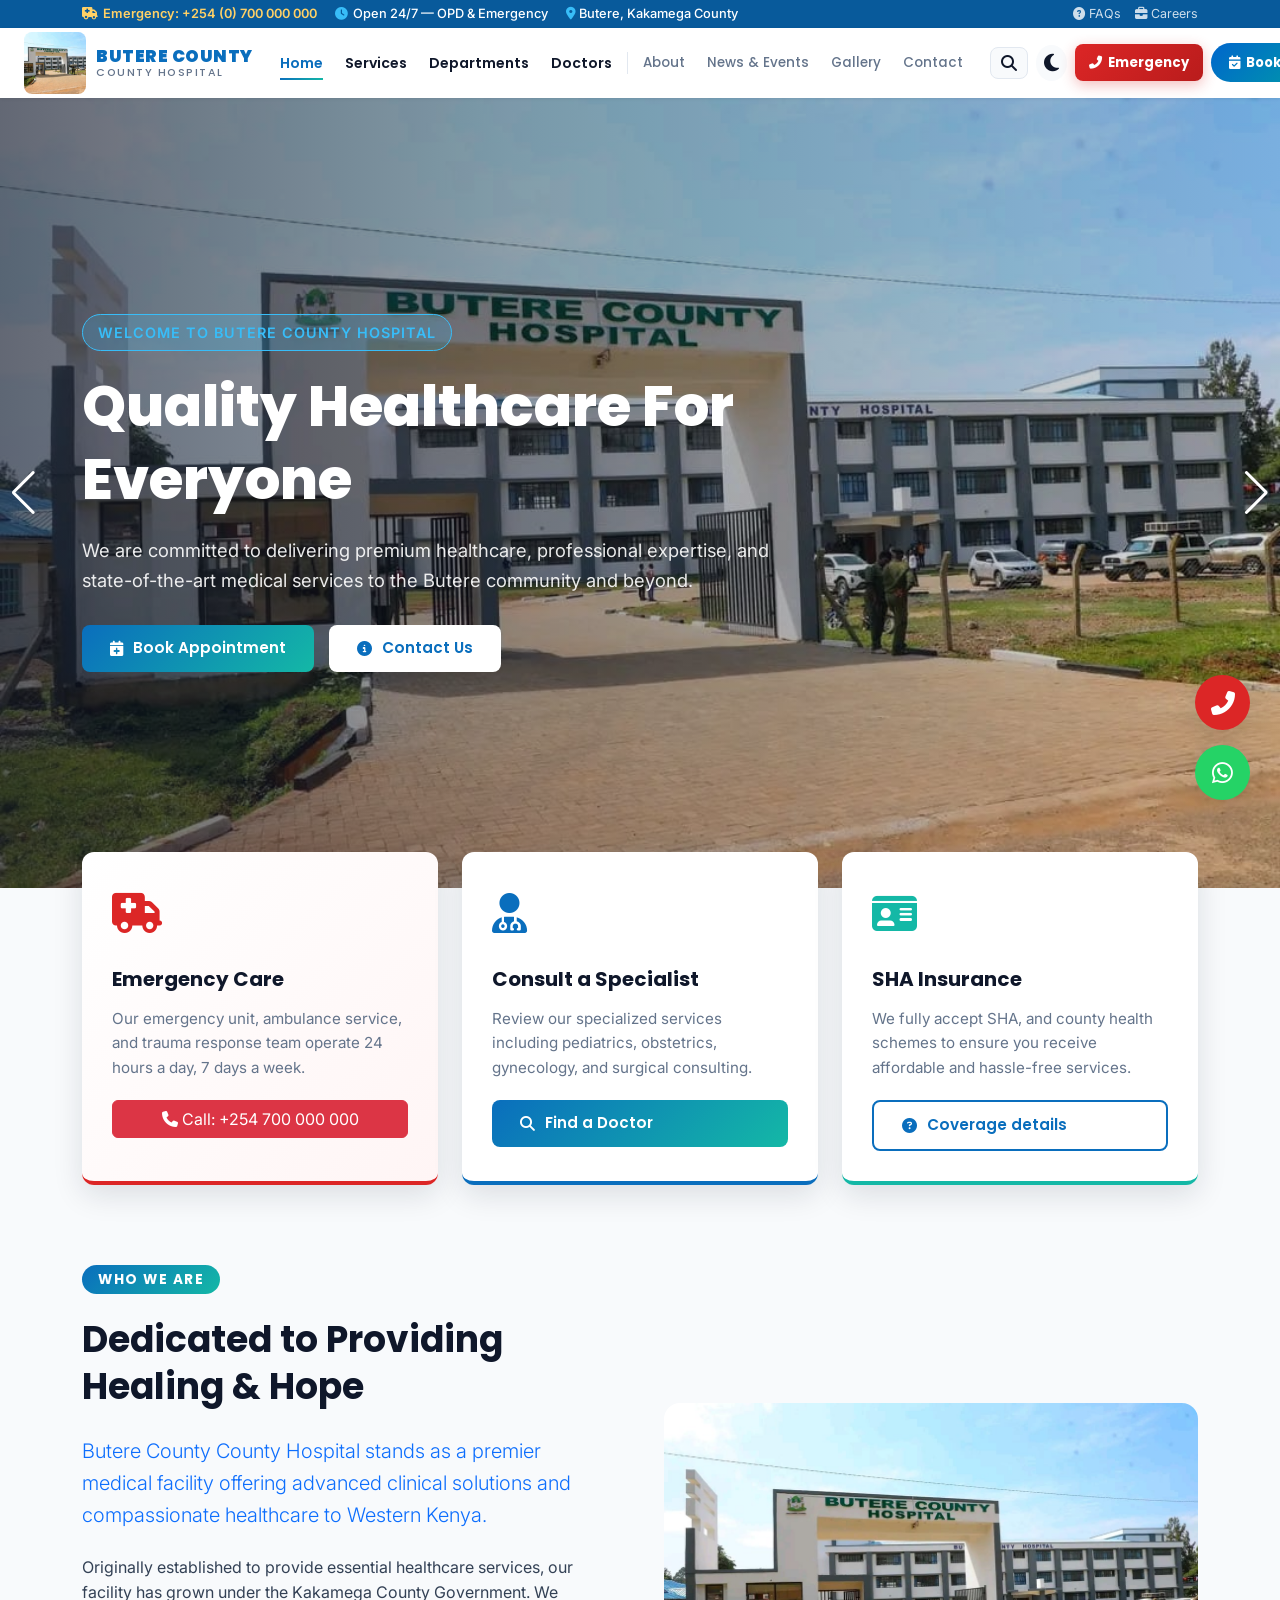
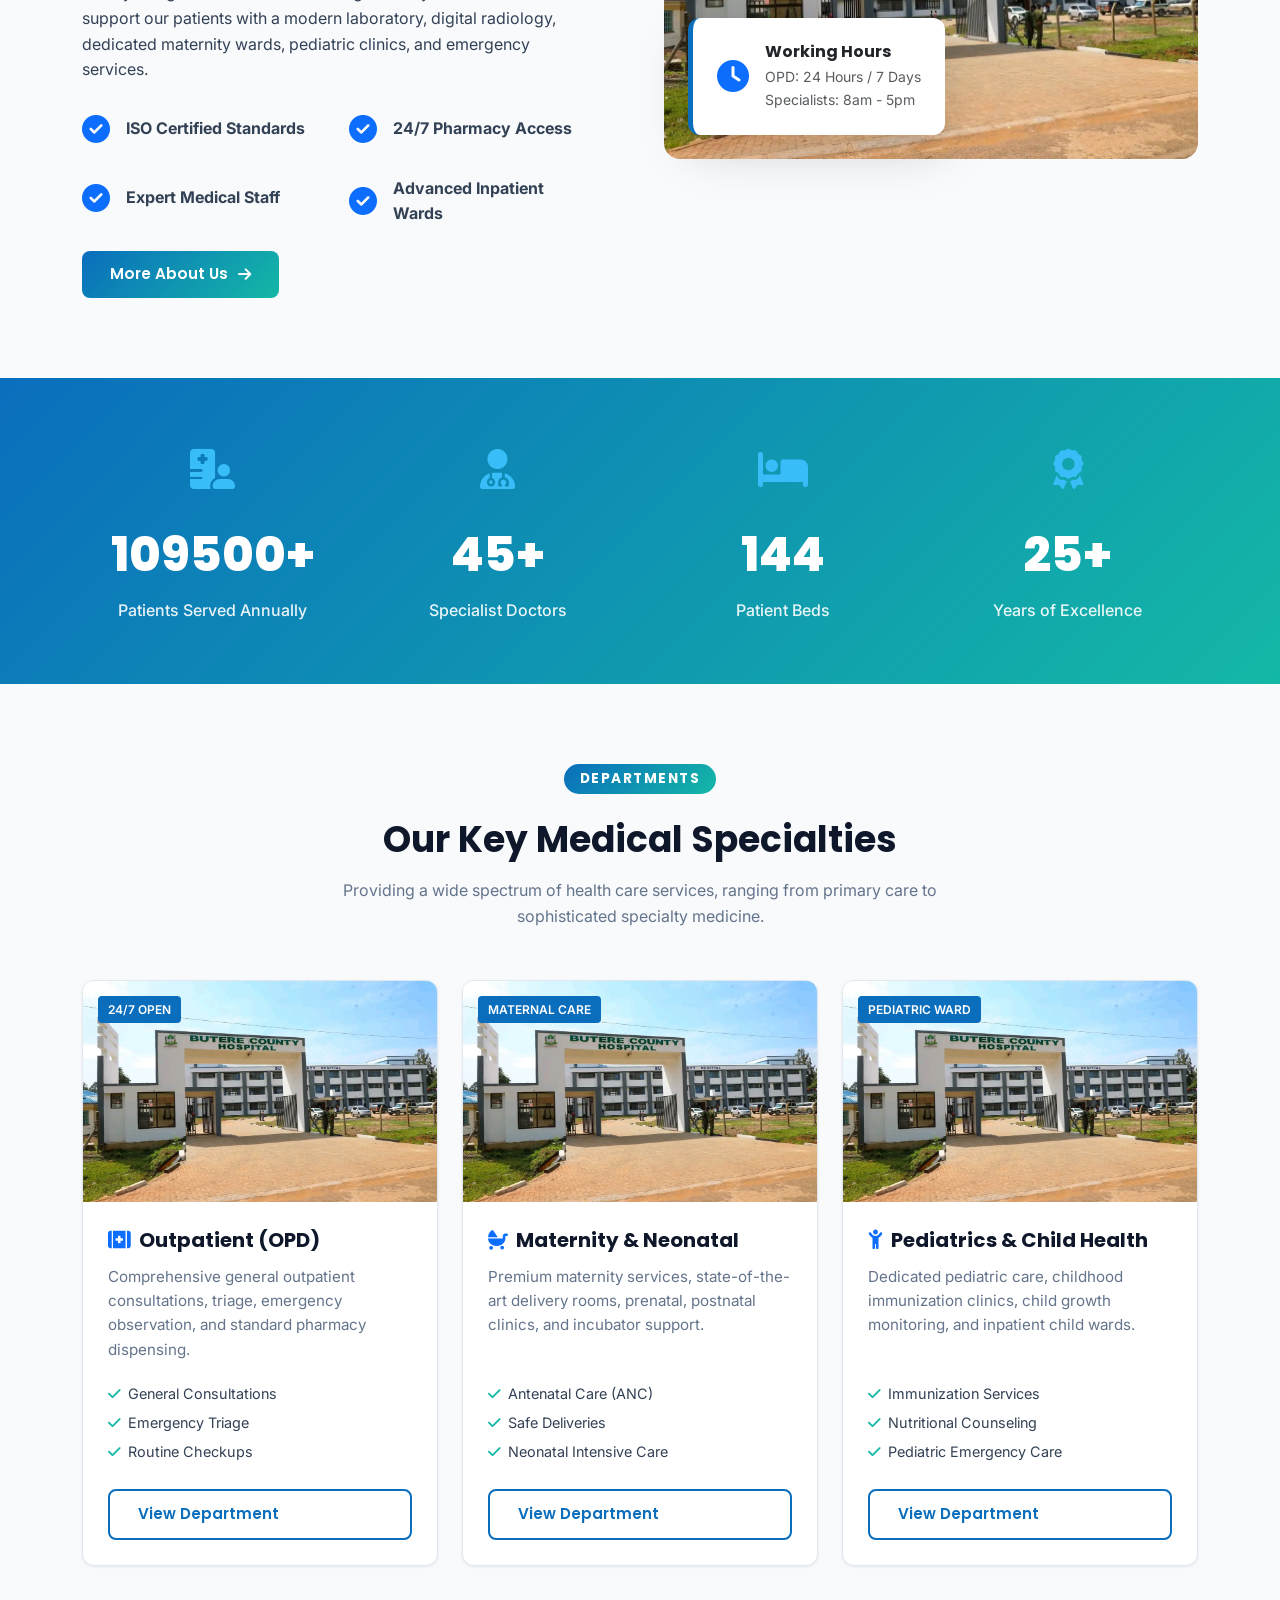
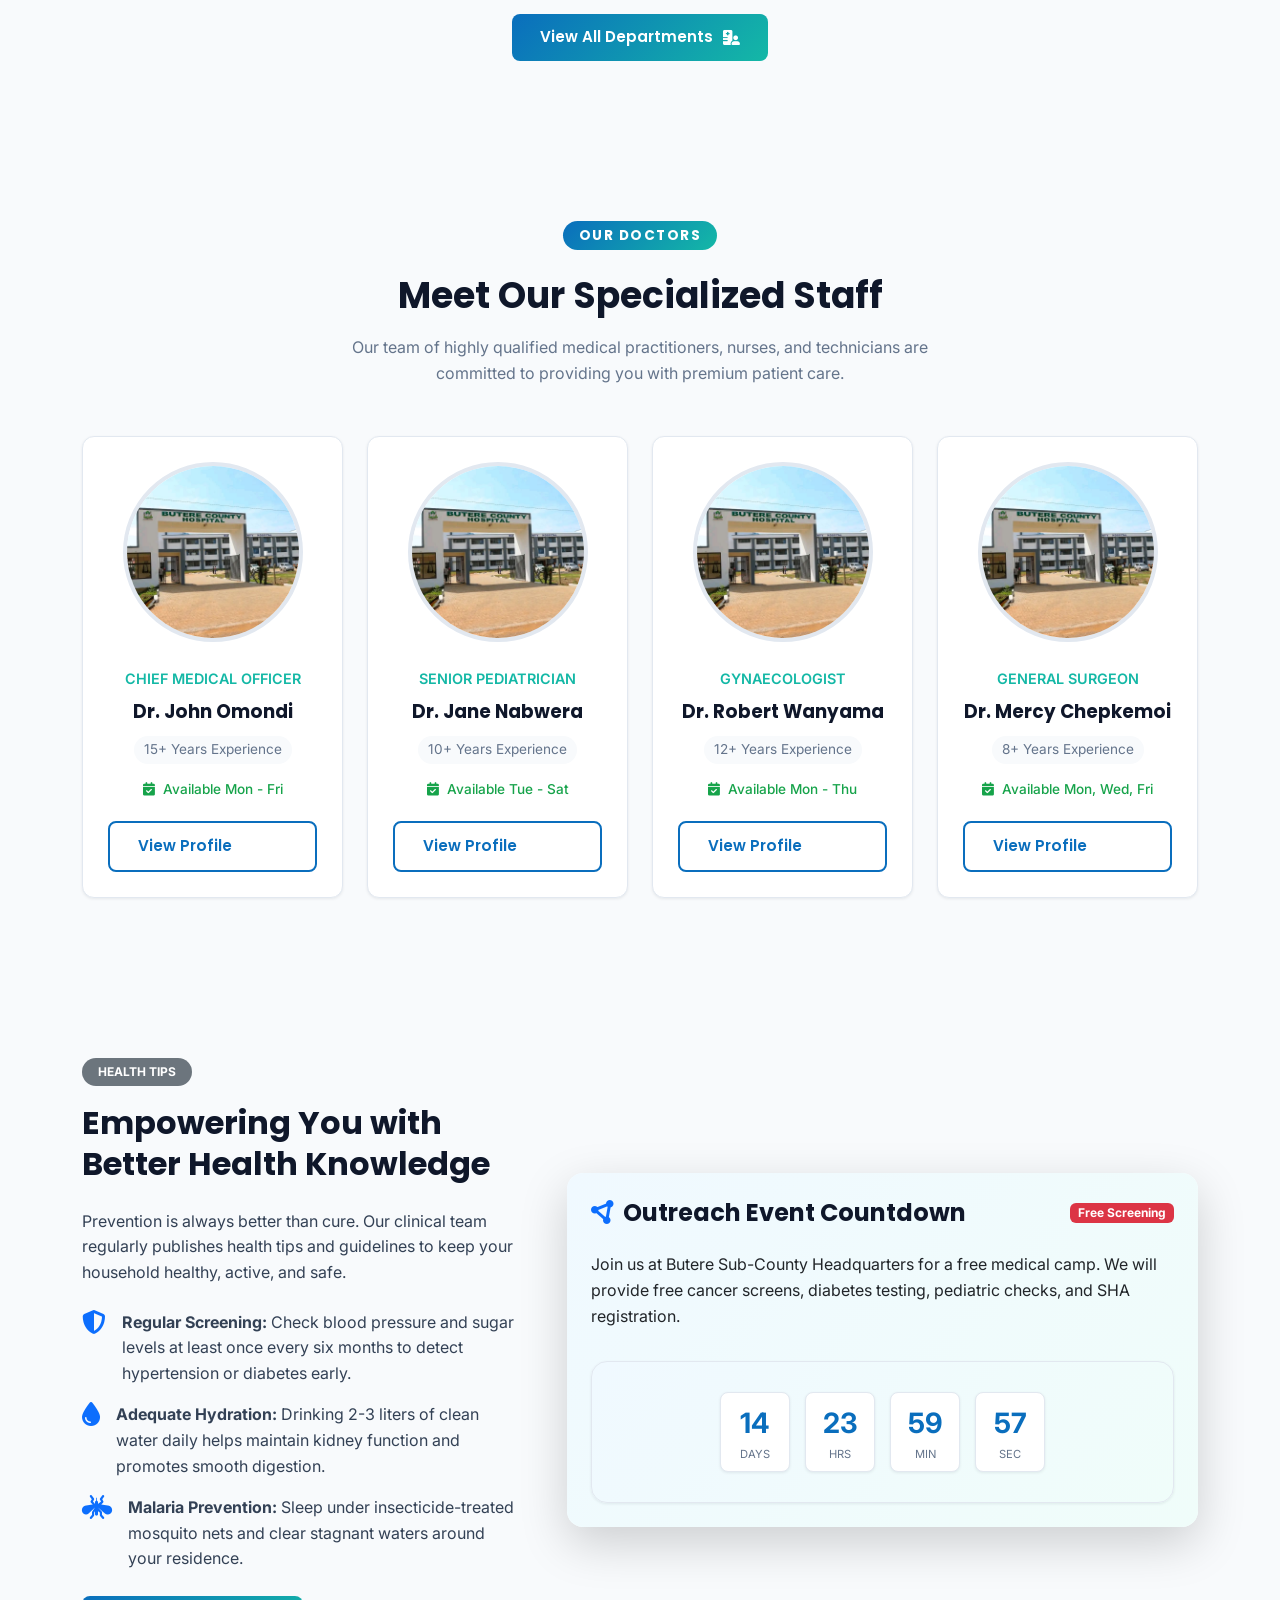
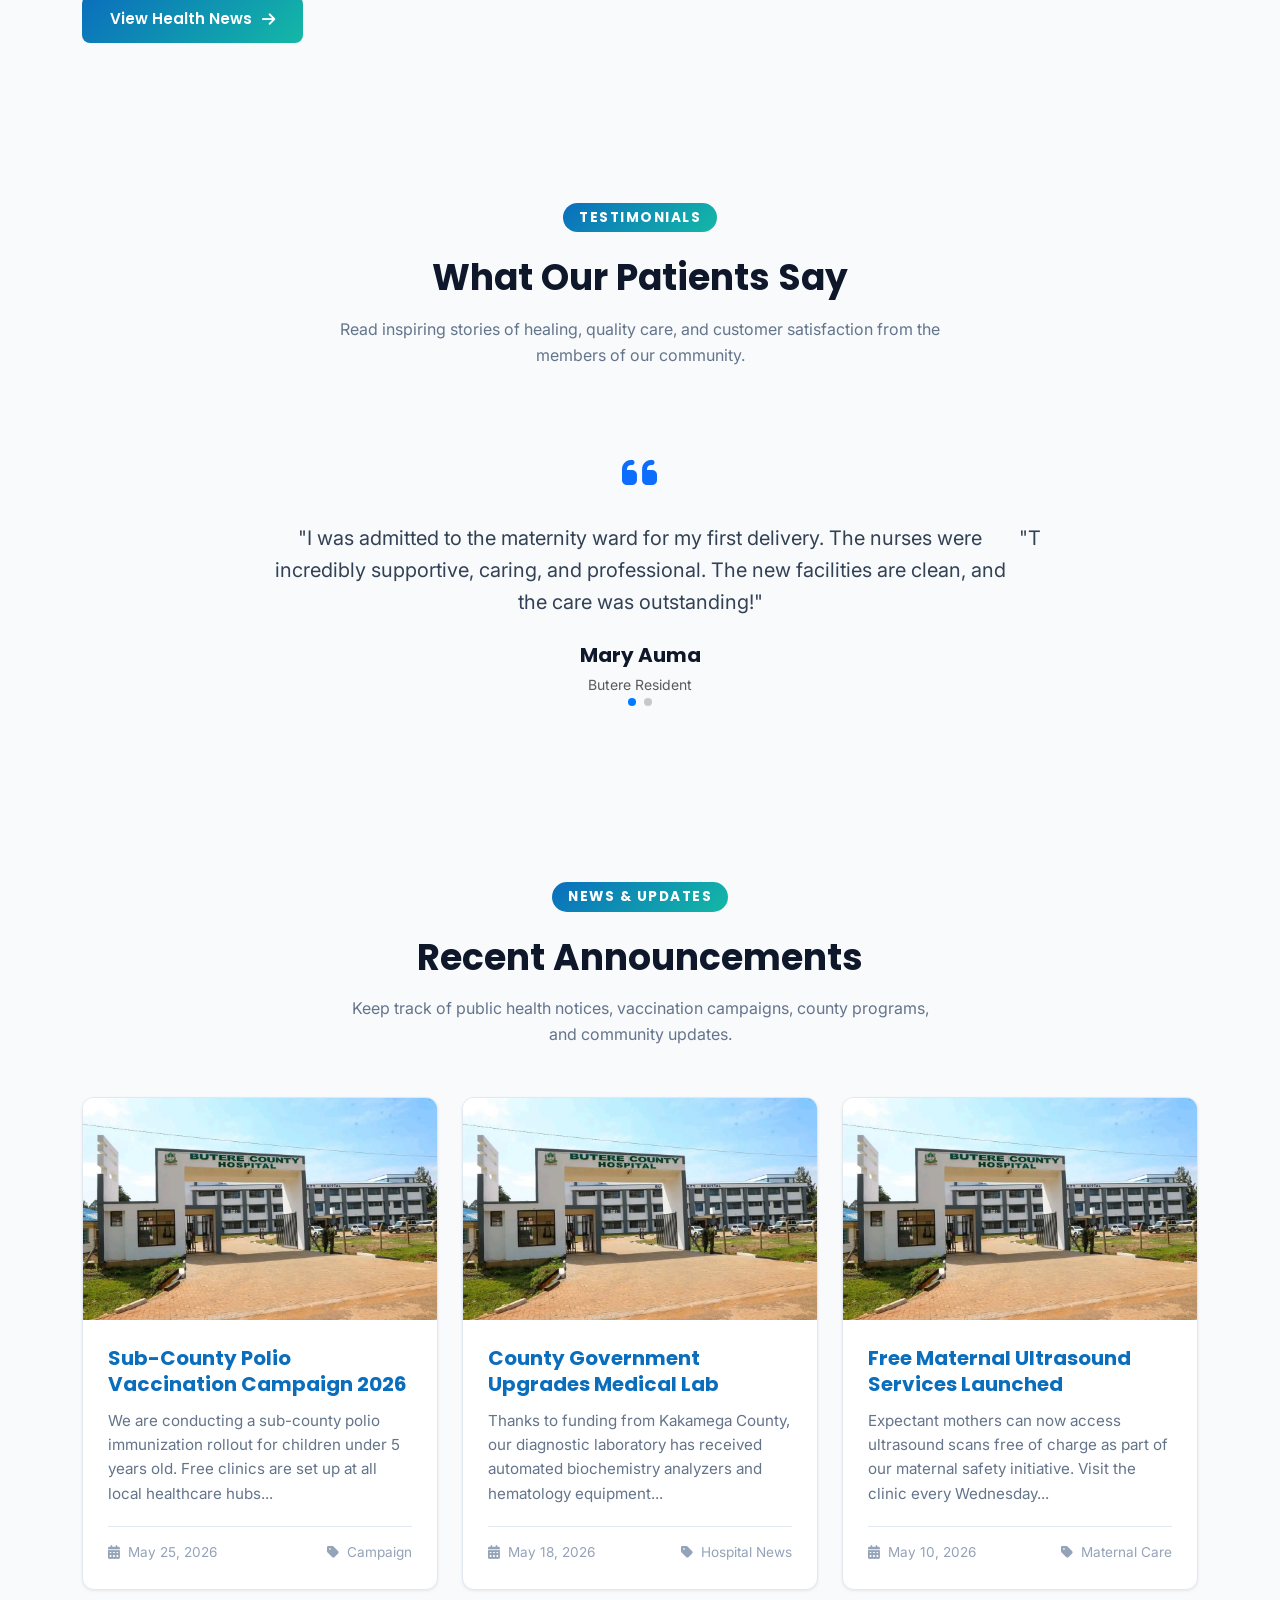
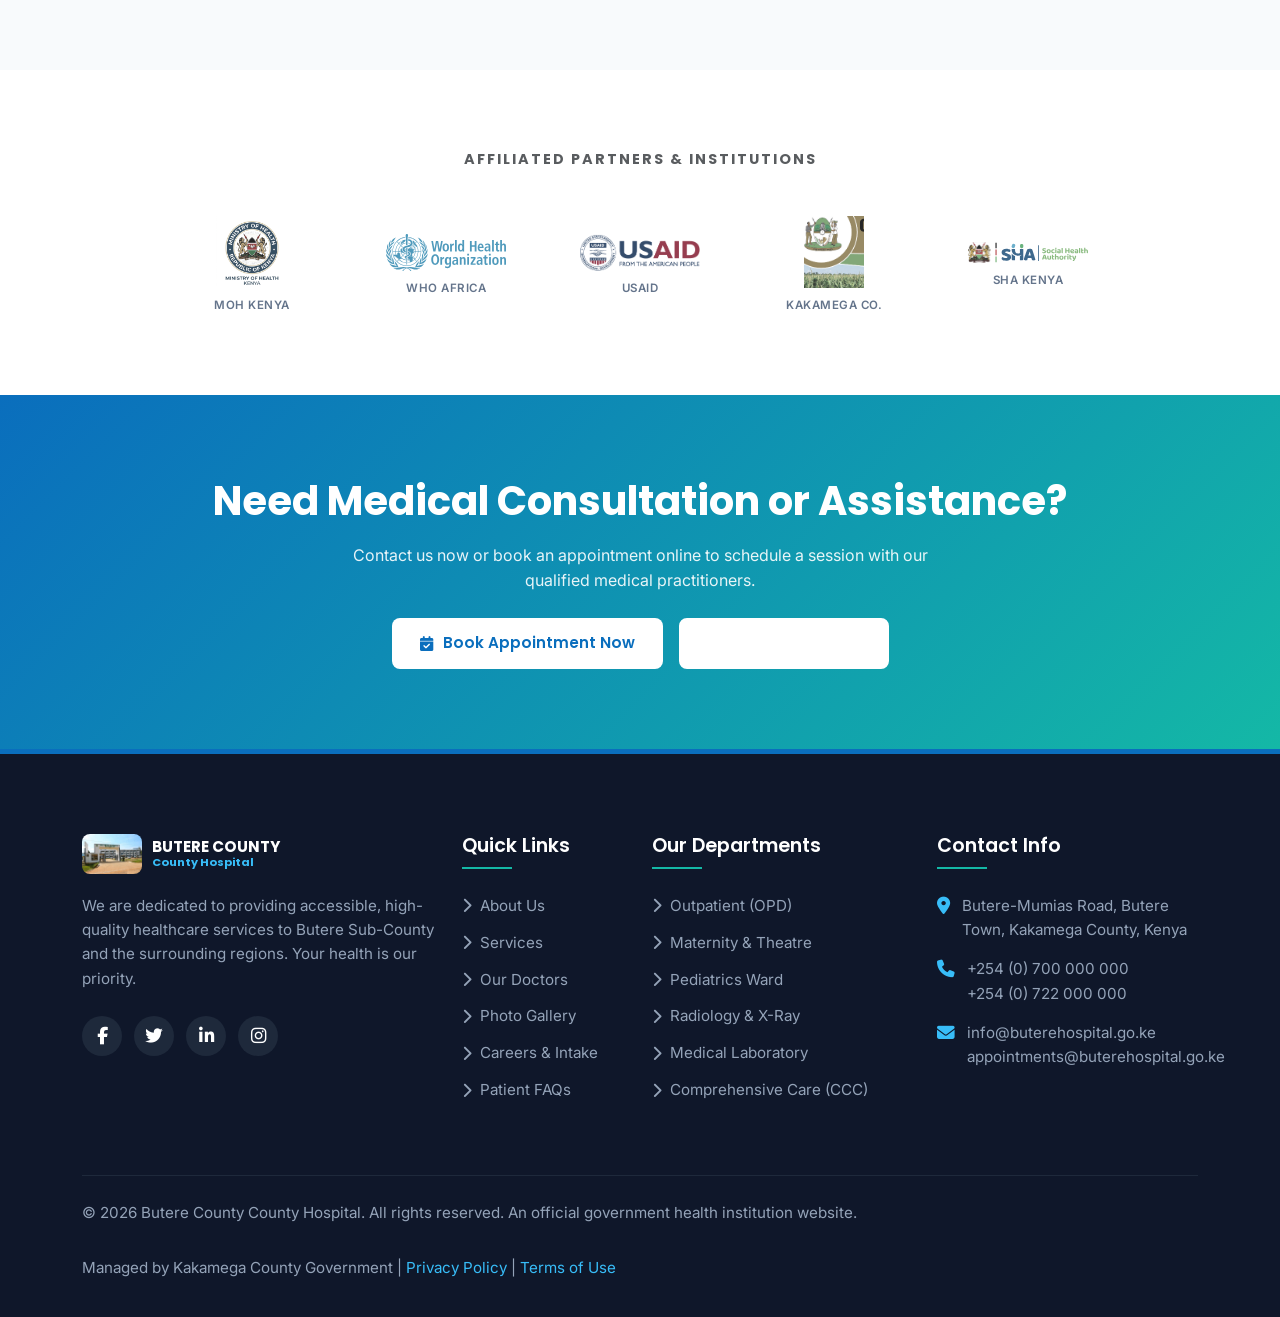
<file: index.html>
<!DOCTYPE html>
<html lang="en">
<head>
  <meta charset="UTF-8">
  <link rel="icon" type="image/x-icon" href="favicon.ico">
  <meta name="viewport" content="width=device-width, initial-scale=1.0">
  <title>Butere County County Hospital - Quality Healthcare For Everyone</title>
  <meta name="description" content="Official website of Butere County County Hospital. Committed to offering high quality, accessible, and affordable healthcare services to the residents of Kakamega County.">
  <!-- Bootstrap 5 CSS -->
  <link href="https://cdn.jsdelivr.net/npm/bootstrap@5.3.0/dist/css/bootstrap.min.css" rel="stylesheet">
  <!-- Font Awesome -->
  <link href="https://cdnjs.cloudflare.com/ajax/libs/font-awesome/6.4.0/css/all.min.css" rel="stylesheet">
  <!-- AOS Animation -->
  <link href="https://unpkg.com/aos@2.3.1/dist/aos.css" rel="stylesheet">
  <!-- Swiper.js -->
  <link rel="stylesheet" href="https://cdn.jsdelivr.net/npm/swiper@10/swiper-bundle.min.css">
  <!-- Custom Style -->
  <link rel="stylesheet" href="css/style.css">
</head>
<body>
  <!-- Top Bar -->
  <div class="top-bar">
    <div class="container top-bar-content">
      <div class="top-bar-info">
        <a href="tel:+254700000000" class="top-bar-emergency">
          <i class="fa-solid fa-truck-medical"></i> Emergency: +254 (0) 700 000 000
        </a>
        <span><i class="fa-solid fa-clock"></i> Open 24/7 &mdash; OPD &amp; Emergency</span>
        <span class="d-none d-md-inline"><i class="fa-solid fa-location-dot"></i> Butere, Kakamega County</span>
      </div>
      <div class="top-bar-links">
        <a href="faq.html"><i class="fa-solid fa-circle-question"></i> FAQs</a>
        <a href="careers.html"><i class="fa-solid fa-briefcase"></i> Careers</a>
      </div>
    </div>
  </div>
  <!-- Navbar -->
  <nav class="navbar navbar-expand-xl main-navbar">
    <div class="container-fluid px-lg-4 px-3">
      <a class="navbar-brand navbar-brand-custom" href="index.html">
        <img src="images/hero-hospital.png" alt="Butere County Hospital Logo">
        <span>
          <strong>BUTERE COUNTY</strong>
          <span class="brand-sub">County Hospital</span>
        </span>
      </a>
      <button class="navbar-toggler" type="button" data-bs-toggle="collapse" data-bs-target="#mainNavbarContent" aria-controls="mainNavbarContent" aria-expanded="false" aria-label="Toggle navigation">
        <span class="navbar-toggler-icon"></span>
      </button>
      <div class="collapse navbar-collapse" id="mainNavbarContent">
        <ul class="navbar-nav mx-auto mb-2 mb-lg-0 align-items-lg-center">
          <li class="nav-item"><a class="nav-link active" href="index.html">Home</a></li>
          <li class="nav-item"><a class="nav-link" href="services.html">Services</a></li>
          <li class="nav-item mega-menu-item dropdown">
            <a class="nav-link dropdown-toggle" href="departments.html" id="deptDropdown" role="button" data-bs-toggle="dropdown" aria-expanded="false">
              Departments
            </a>
            <div class="dropdown-menu mega-menu" aria-labelledby="deptDropdown">
              <div class="mega-menu-grid">
                <a href="departments.html" class="mega-menu-item-link"><i class="fa-solid fa-stethoscope text-primary"></i><span>Outpatient (OPD)</span></a>
                <a href="departments.html" class="mega-menu-item-link"><i class="fa-solid fa-baby text-primary"></i><span>Maternity &amp; Theatre</span></a>
                <a href="departments.html" class="mega-menu-item-link"><i class="fa-solid fa-child text-primary"></i><span>Pediatrics Ward</span></a>
                <a href="departments.html" class="mega-menu-item-link"><i class="fa-solid fa-flask text-primary"></i><span>Medical Laboratory</span></a>
                <a href="departments.html" class="mega-menu-item-link"><i class="fa-solid fa-pills text-primary"></i><span>Pharmacy</span></a>
                <a href="departments.html" class="mega-menu-item-link"><i class="fa-solid fa-x-ray text-primary"></i><span>Radiology &amp; X-Ray</span></a>
                <a href="departments.html" class="mega-menu-item-link"><i class="fa-solid fa-tooth text-primary"></i><span>Dental Clinic</span></a>
                <a href="departments.html" class="mega-menu-item-link"><i class="fa-solid fa-ribbon text-primary"></i><span>Comprehensive Care (CCC)</span></a>
              </div>
            </div>
          </li>
          <li class="nav-item"><a class="nav-link" href="doctors.html">Doctors</a></li>
          <li class="nav-divider d-none d-xl-block"></li>
          <li class="nav-item nav-secondary"><a class="nav-link" href="about.html">About</a></li>
          <li class="nav-item nav-secondary"><a class="nav-link" href="news.html">News &amp; Events</a></li>
          <li class="nav-item nav-secondary"><a class="nav-link" href="gallery.html">Gallery</a></li>
          <li class="nav-item nav-secondary"><a class="nav-link" href="contact.html">Contact</a></li>
        </ul>
        <div class="d-flex align-items-center gap-2 navbar-actions ms-lg-3">
          <button class="navbar-icon-btn" id="search-toggle" aria-label="Search">
            <i class="fa-solid fa-magnifying-glass"></i>
          </button>
          <button id="theme-toggle" class="navbar-icon-btn theme-toggle-btn" aria-label="Toggle dark mode">
            <i class="fa-solid fa-moon"></i>
          </button>
          <a href="tel:+254700000000" class="btn-emergency-nav d-none d-xl-inline-flex">
            <i class="fa-solid fa-phone-flip"></i> Emergency
          </a>
          <a href="appointments.html" class="btn-appointment-nav">
            <i class="fa-solid fa-calendar-check"></i> Book Appointment
          </a>
        </div>
      </div>
    </div>
  </nav>

  <!-- Search Overlay -->
  <div class="search-overlay" id="search-overlay">
    <div class="search-overlay-inner">
      <i class="fa-solid fa-magnifying-glass" style="color: var(--text-muted); font-size:1.1rem;"></i>
      <input type="search" class="search-overlay-input" id="site-search-input" placeholder="Search departments, doctors, services..." autocomplete="off">
      <button class="search-overlay-close" id="search-close"><i class="fa-solid fa-xmark"></i></button>
    </div>
  </div>


  <!-- Hero Section (Slider using Swiper) -->
  <div class="swiper hero-swiper">
    <div class="swiper-wrapper">
      <!-- Slide 1 -->
      <div class="swiper-slide hero-slide" style="background-image: url('images/hero-hospital.png');">
        <div class="container">
          <div class="hero-content">
            <span class="hero-tag">WELCOME TO BUTERE COUNTY HOSPITAL</span>
            <h1>Quality Healthcare For Everyone</h1>
            <p>We are committed to delivering premium healthcare, professional expertise, and state-of-the-art medical services to the Butere community and beyond.</p>
            <div class="hero-buttons">
              <a href="appointments.html" class="btn btn-custom btn-custom-primary"><i class="fa-solid fa-calendar-plus"></i> Book Appointment</a>
              <a href="contact.html" class="btn btn-custom btn-custom-white"><i class="fa-solid fa-circle-info"></i> Contact Us</a>
            </div>
          </div>
        </div>
      </div>
      <!-- Slide 2 -->
      <div class="swiper-slide hero-slide" style="background-image: url('images/hero-hospital.png');">
        <div class="container">
          <div class="hero-content">
            <span class="hero-tag">MODERN DIAGNOSTICS & TREATMENT</span>
            <h1>Empowering Healthy Communities</h1>
            <p>Equipped with modern laboratories, radiology suites, and dedicated specialists, we provide diagnostic and clinical care you can fully trust.</p>
            <div class="hero-buttons">
              <a href="departments.html" class="btn btn-custom btn-custom-primary"><i class="fa-solid fa-briefcase-medical"></i> Our Departments</a>
              <a href="about.html" class="btn btn-custom btn-custom-white"><i class="fa-solid fa-hospital"></i> Learn More</a>
            </div>
          </div>
        </div>
      </div>
    </div>
    <!-- Add Pagination & Navigation -->
    <div class="swiper-pagination"></div>
    <div class="swiper-button-next" style="color: white;"></div>
    <div class="swiper-button-prev" style="color: white;"></div>
  </div>

  <!-- Quick Access Cards -->
  <section class="quick-access-section">
    <div class="container">
      <div class="row g-4 justify-content-center">
        <!-- Emergency -->
        <div class="col-lg-4 col-md-6" data-aos="fade-up" data-aos-delay="100">
          <div class="quick-card card-danger">
            <div class="quick-card-icon"><i class="fa-solid fa-truck-medical"></i></div>
            <h3>Emergency Care</h3>
            <p>Our emergency unit, ambulance service, and trauma response team operate 24 hours a day, 7 days a week.</p>
            <a href="tel:+254700000000" class="btn btn-danger w-100"><i class="fa-solid fa-phone"></i> Call: +254 700 000 000</a>
          </div>
        </div>
        <!-- Doctor Schedule -->
        <div class="col-lg-4 col-md-6" data-aos="fade-up" data-aos-delay="200">
          <div class="quick-card card-primary">
            <div class="quick-card-icon"><i class="fa-solid fa-user-doctor"></i></div>
            <h3>Consult a Specialist</h3>
            <p>Review our specialized services including pediatrics, obstetrics, gynecology, and surgical consulting.</p>
            <a href="doctors.html" class="btn btn-custom btn-custom-primary w-100"><i class="fa-solid fa-magnifying-glass"></i> Find a Doctor</a>
          </div>
        </div>
        <!-- SHA Coverage -->
        <div class="col-lg-4 col-md-6" data-aos="fade-up" data-aos-delay="300">
          <div class="quick-card card-secondary">
            <div class="quick-card-icon"><i class="fa-solid fa-id-card"></i></div>
            <h3>SHA Insurance</h3>
            <p>We fully accept SHA, and county health schemes to ensure you receive affordable and hassle-free services.</p>
            <a href="faq.html" class="btn btn-custom btn-custom-secondary w-100"><i class="fa-solid fa-circle-question"></i> Coverage details</a>
          </div>
        </div>
      </div>
    </div>
  </section>

  <!-- Welcome / About Section -->
  <section class="section-padding">
    <div class="container">
      <div class="row align-items-center g-5">
        <div class="col-lg-6" data-aos="fade-right">
          <div class="pe-lg-4">
            <div class="section-title-wrapper text-start mb-4">
              <span class="badge">WHO WE ARE</span>
              <h2 class="mt-2">Dedicated to Providing Healing & Hope</h2>
            </div>
            <p class="lead text-primary mb-4">Butere County County Hospital stands as a premier medical facility offering advanced clinical solutions and compassionate healthcare to Western Kenya.</p>
            <p class="mb-4">Originally established to provide essential healthcare services, our facility has grown under the Kakamega County Government. We support our patients with a modern laboratory, digital radiology, dedicated maternity wards, pediatric clinics, and emergency services.</p>
            <div class="row g-4 mb-4">
              <div class="col-sm-6">
                <div class="d-flex align-items-center gap-3">
                  <div class="text-primary fs-3"><i class="fa-solid fa-circle-check"></i></div>
                  <div><strong>ISO Certified Standards</strong></div>
                </div>
              </div>
              <div class="col-sm-6">
                <div class="d-flex align-items-center gap-3">
                  <div class="text-primary fs-3"><i class="fa-solid fa-circle-check"></i></div>
                  <div><strong>24/7 Pharmacy Access</strong></div>
                </div>
              </div>
              <div class="col-sm-6">
                <div class="d-flex align-items-center gap-3">
                  <div class="text-primary fs-3"><i class="fa-solid fa-circle-check"></i></div>
                  <div><strong>Expert Medical Staff</strong></div>
                </div>
              </div>
              <div class="col-sm-6">
                <div class="d-flex align-items-center gap-3">
                  <div class="text-primary fs-3"><i class="fa-solid fa-circle-check"></i></div>
                  <div><strong>Advanced Inpatient Wards</strong></div>
                </div>
              </div>
            </div>
            <a href="about.html" class="btn btn-custom btn-custom-primary">More About Us <i class="fa-solid fa-arrow-right"></i></a>
          </div>
        </div>
        <div class="col-lg-6" data-aos="fade-left">
          <div class="position-relative">
            <img src="images/hero-hospital.png" alt="Hospital Entrance" class="img-fluid rounded-lg shadow-xl" style="border-radius: var(--radius-lg);">
            <div class="position-absolute bottom-0 start-0 m-4 p-4 bg-white rounded shadow-lg d-none d-sm-flex align-items-center gap-3" style="max-width: 280px; border-left: 5px solid var(--primary); border-radius: var(--radius-md) !important;">
              <i class="fa-solid fa-clock text-primary fs-2"></i>
              <div>
                <h6 class="mb-1 fw-bold text-dark">Working Hours</h6>
                <p class="mb-0 text-muted small">OPD: 24 Hours / 7 Days<br>Specialists: 8am - 5pm</p>
              </div>
            </div>
          </div>
        </div>
      </div>
    </div>
  </section>

  <!-- Stats Counter Section -->
  <section class="stats-section">
    <div class="container">
      <div class="row g-4">
        <!-- Stat 1 -->
        <div class="col-md-3 col-6">
          <div class="stat-card">
            <div class="stat-icon"><i class="fa-solid fa-hospital-user"></i></div>
            <div class="stat-number" data-target="150000" data-suffix="+">0</div>
            <div class="stat-title">Patients Served Annually</div>
          </div>
        </div>
        <!-- Stat 2 -->
        <div class="col-md-3 col-6">
          <div class="stat-card">
            <div class="stat-icon"><i class="fa-solid fa-user-doctor"></i></div>
            <div class="stat-number" data-target="45" data-suffix="+">0</div>
            <div class="stat-title">Specialist Doctors</div>
          </div>
        </div>
        <!-- Stat 3 -->
        <div class="col-md-3 col-6">
          <div class="stat-card">
            <div class="stat-icon"><i class="fa-solid fa-bed"></i></div>
            <div class="stat-number" data-target="180" data-suffix="">0</div>
            <div class="stat-title">Patient Beds</div>
          </div>
        </div>
        <!-- Stat 4 -->
        <div class="col-md-3 col-6">
          <div class="stat-card">
            <div class="stat-icon"><i class="fa-solid fa-award"></i></div>
            <div class="stat-number" data-target="25" data-suffix="+">0</div>
            <div class="stat-title font-heading">Years of Excellence</div>
          </div>
        </div>
      </div>
    </div>
  </section>

  <!-- Featured Departments -->
  <section class="section-padding bg-light-gray">
    <div class="container">
      <div class="section-title-wrapper" data-aos="fade-up">
        <span class="badge">DEPARTMENTS</span>
        <h2 class="mt-2">Our Key Medical Specialties</h2>
        <p>Providing a wide spectrum of health care services, ranging from primary care to sophisticated specialty medicine.</p>
      </div>

      <div class="row g-4">
        <!-- Dept 1: OPD -->
        <div class="col-lg-4 col-md-6" data-aos="fade-up" data-aos-delay="100">
          <div class="hospital-card">
            <div class="hospital-card-img-wrapper">
              <div class="hospital-card-badge">24/7 OPEN</div>
              <img src="images/hero-hospital.png" alt="Outpatient Department" class="hospital-card-img">
            </div>
            <div class="hospital-card-body">
              <h3 class="hospital-card-title"><i class="fa-solid fa-kit-medical text-primary me-2"></i>Outpatient (OPD)</h3>
              <p class="hospital-card-text">Comprehensive general outpatient consultations, triage, emergency observation, and standard pharmacy dispensing.</p>
              <ul class="card-services-list">
                <li>General Consultations</li>
                <li>Emergency Triage</li>
                <li>Routine Checkups</li>
              </ul>
              <a href="departments.html" class="btn btn-custom btn-custom-secondary w-100 mt-auto">View Department</a>
            </div>
          </div>
        </div>

        <!-- Dept 2: Maternity -->
        <div class="col-lg-4 col-md-6" data-aos="fade-up" data-aos-delay="200">
          <div class="hospital-card">
            <div class="hospital-card-img-wrapper">
              <div class="hospital-card-badge">MATERNAL CARE</div>
              <img src="images/hero-hospital.png" alt="Maternity Unit" class="hospital-card-img">
            </div>
            <div class="hospital-card-body">
              <h3 class="hospital-card-title"><i class="fa-solid fa-baby-carriage text-primary me-2"></i>Maternity & Neonatal</h3>
              <p class="hospital-card-text">Premium maternity services, state-of-the-art delivery rooms, prenatal, postnatal clinics, and incubator support.</p>
              <ul class="card-services-list">
                <li>Antenatal Care (ANC)</li>
                <li>Safe Deliveries</li>
                <li>Neonatal Intensive Care</li>
              </ul>
              <a href="departments.html" class="btn btn-custom btn-custom-secondary w-100 mt-auto">View Department</a>
            </div>
          </div>
        </div>

        <!-- Dept 3: Pediatrics -->
        <div class="col-lg-4 col-md-6" data-aos="fade-up" data-aos-delay="300">
          <div class="hospital-card">
            <div class="hospital-card-img-wrapper">
              <div class="hospital-card-badge">PEDIATRIC WARD</div>
              <img src="images/hero-hospital.png" alt="Pediatrics" class="hospital-card-img">
            </div>
            <div class="hospital-card-body">
              <h3 class="hospital-card-title"><i class="fa-solid fa-child-reaching text-primary me-2"></i>Pediatrics & Child Health</h3>
              <p class="hospital-card-text">Dedicated pediatric care, childhood immunization clinics, child growth monitoring, and inpatient child wards.</p>
              <ul class="card-services-list">
                <li>Immunization Services</li>
                <li>Nutritional Counseling</li>
                <li>Pediatric Emergency Care</li>
              </ul>
              <a href="departments.html" class="btn btn-custom btn-custom-secondary w-100 mt-auto">View Department</a>
            </div>
          </div>
        </div>
      </div>

      <div class="text-center mt-5">
        <a href="departments.html" class="btn btn-custom btn-custom-primary">View All Departments <i class="fa-solid fa-hospital-user"></i></a>
      </div>
    </div>
  </section>

  <!-- Doctors Preview -->
  <section class="section-padding">
    <div class="container">
      <div class="section-title-wrapper" data-aos="fade-up">
        <span class="badge">OUR DOCTORS</span>
        <h2 class="mt-2">Meet Our Specialized Staff</h2>
        <p>Our team of highly qualified medical practitioners, nurses, and technicians are committed to providing you with premium patient care.</p>
      </div>

      <div class="row g-4">
        <!-- Doctor 1 -->
        <div class="col-lg-3 col-md-6" data-aos="fade-up" data-aos-delay="100">
          <div class="hospital-card doctor-card">
            <div class="hospital-card-img-wrapper" style="aspect-ratio: 1/1; border-radius: 50%; max-width: 180px; margin: 25px auto 0; border: 4px solid var(--border);">
              <img src="images/hero-hospital.png" alt="Dr. John Doe" class="hospital-card-img" style="object-position: center top;">
            </div>
            <div class="hospital-card-body">
              <div class="doctor-specialty">Chief Medical Officer</div>
              <h3 class="hospital-card-title" style="font-size: 1.15rem;">Dr. John Omondi</h3>
              <div class="doctor-experience">15+ Years Experience</div>
              <div class="doctor-availability"><i class="fa-solid fa-calendar-check me-1"></i> Available Mon - Fri</div>
              <a href="doctors.html" class="btn btn-custom btn-custom-secondary btn-sm w-100">View Profile</a>
            </div>
          </div>
        </div>

        <!-- Doctor 2 -->
        <div class="col-lg-3 col-md-6" data-aos="fade-up" data-aos-delay="200">
          <div class="hospital-card doctor-card">
            <div class="hospital-card-img-wrapper" style="aspect-ratio: 1/1; border-radius: 50%; max-width: 180px; margin: 25px auto 0; border: 4px solid var(--border);">
              <img src="images/hero-hospital.png" alt="Dr. Jane Smith" class="hospital-card-img" style="object-position: center top;">
            </div>
            <div class="hospital-card-body">
              <div class="doctor-specialty">Senior Pediatrician</div>
              <h3 class="hospital-card-title" style="font-size: 1.15rem;">Dr. Jane Nabwera</h3>
              <div class="doctor-experience">10+ Years Experience</div>
              <div class="doctor-availability"><i class="fa-solid fa-calendar-check me-1"></i> Available Tue - Sat</div>
              <a href="doctors.html" class="btn btn-custom btn-custom-secondary btn-sm w-100">View Profile</a>
            </div>
          </div>
        </div>

        <!-- Doctor 3 -->
        <div class="col-lg-3 col-md-6" data-aos="fade-up" data-aos-delay="300">
          <div class="hospital-card doctor-card">
            <div class="hospital-card-img-wrapper" style="aspect-ratio: 1/1; border-radius: 50%; max-width: 180px; margin: 25px auto 0; border: 4px solid var(--border);">
              <img src="images/hero-hospital.png" alt="Dr. Robert Green" class="hospital-card-img" style="object-position: center top;">
            </div>
            <div class="hospital-card-body">
              <div class="doctor-specialty">Gynaecologist</div>
              <h3 class="hospital-card-title" style="font-size: 1.15rem;">Dr. Robert Wanyama</h3>
              <div class="doctor-experience">12+ Years Experience</div>
              <div class="doctor-availability"><i class="fa-solid fa-calendar-check me-1"></i> Available Mon - Thu</div>
              <a href="doctors.html" class="btn btn-custom btn-custom-secondary btn-sm w-100">View Profile</a>
            </div>
          </div>
        </div>

        <!-- Doctor 4 -->
        <div class="col-lg-3 col-md-6" data-aos="fade-up" data-aos-delay="400">
          <div class="hospital-card doctor-card">
            <div class="hospital-card-img-wrapper" style="aspect-ratio: 1/1; border-radius: 50%; max-width: 180px; margin: 25px auto 0; border: 4px solid var(--border);">
              <img src="images/hero-hospital.png" alt="Dr. Mercy Chepkemoi" class="hospital-card-img" style="object-position: center top;">
            </div>
            <div class="hospital-card-body">
              <div class="doctor-specialty">General Surgeon</div>
              <h3 class="hospital-card-title" style="font-size: 1.15rem;">Dr. Mercy Chepkemoi</h3>
              <div class="doctor-experience">8+ Years Experience</div>
              <div class="doctor-availability"><i class="fa-solid fa-calendar-check me-1"></i> Available Mon, Wed, Fri</div>
              <a href="doctors.html" class="btn btn-custom btn-custom-secondary btn-sm w-100">View Profile</a>
            </div>
          </div>
        </div>
      </div>
    </div>
  </section>

  <!-- Health Tips section -->
  <section class="section-padding bg-light-gray">
    <div class="container">
      <div class="row align-items-center g-5">
        <div class="col-lg-5" data-aos="fade-right">
          <span class="badge bg-secondary mb-3 text-white px-3 py-2 rounded-pill">HEALTH TIPS</span>
          <h2 class="mb-4">Empowering You with Better Health Knowledge</h2>
          <p class="mb-4">Prevention is always better than cure. Our clinical team regularly publishes health tips and guidelines to keep your household healthy, active, and safe.</p>
          <ul class="list-unstyled mb-4">
            <li class="d-flex align-items-start gap-3 mb-3">
              <i class="fa-solid fa-shield-halved text-primary fs-4"></i>
              <div>
                <strong>Regular Screening:</strong> Check blood pressure and sugar levels at least once every six months to detect hypertension or diabetes early.
              </div>
            </li>
            <li class="d-flex align-items-start gap-3 mb-3">
              <i class="fa-solid fa-droplet text-primary fs-4"></i>
              <div>
                <strong>Adequate Hydration:</strong> Drinking 2-3 liters of clean water daily helps maintain kidney function and promotes smooth digestion.
              </div>
            </li>
            <li class="d-flex align-items-start gap-3">
              <i class="fa-solid fa-mosquito text-primary fs-4"></i>
              <div>
                <strong>Malaria Prevention:</strong> Sleep under insecticide-treated mosquito nets and clear stagnant waters around your residence.
              </div>
            </li>
          </ul>
          <a href="news.html" class="btn btn-custom btn-custom-primary">View Health News <i class="fa-solid fa-arrow-right"></i></a>
        </div>
        <div class="col-lg-7" data-aos="fade-left">
          <div class="card border-0 shadow-lg p-4" style="border-radius: var(--radius-lg); background: var(--gradient-card);">
            <div class="d-flex justify-content-between align-items-center mb-4">
              <h4 class="mb-0 fw-bold"><i class="fa-solid fa-circle-nodes text-primary me-2"></i>Outreach Event Countdown</h4>
              <span class="badge bg-danger">Free Screening</span>
            </div>
            <p>Join us at Butere Sub-County Headquarters for a free medical camp. We will provide free cancer screens, diabetes testing, pediatric checks, and SHA registration.</p>
            <div class="countdown-container mt-3" id="countdown-date">
              <div class="countdown-digits">
                <div class="countdown-box">
                  <span id="days" class="countdown-number">00</span>
                  <span class="countdown-label">Days</span>
                </div>
                <div class="countdown-box">
                  <span id="hours" class="countdown-number">00</span>
                  <span class="countdown-label">Hrs</span>
                </div>
                <div class="countdown-box">
                  <span id="minutes" class="countdown-number">00</span>
                  <span class="countdown-label">Min</span>
                </div>
                <div class="countdown-box">
                  <span id="seconds" class="countdown-number">00</span>
                  <span class="countdown-label">Sec</span>
                </div>
              </div>
            </div>
          </div>
        </div>
      </div>
    </div>
  </section>

  <!-- Testimonials -->
  <section class="section-padding">
    <div class="container">
      <div class="section-title-wrapper" data-aos="fade-up">
        <span class="badge">TESTIMONIALS</span>
        <h2 class="mt-2">What Our Patients Say</h2>
        <p>Read inspiring stories of healing, quality care, and customer satisfaction from the members of our community.</p>
      </div>

      <div class="swiper testimonials-swiper p-4" style="max-width: 800px; margin: 0 auto;">
        <div class="swiper-wrapper">
          <!-- Slide 1 -->
          <div class="swiper-slide text-center">
            <div class="mb-3 fs-1 text-primary"><i class="fa-solid fa-quote-left"></i></div>
            <p class="fs-5 mb-4 font-body">"I was admitted to the maternity ward for my first delivery. The nurses were incredibly supportive, caring, and professional. The new facilities are clean, and the care was outstanding!"</p>
            <h5 class="fw-bold mb-1">Mary Auma</h5>
            <span class="text-muted small">Butere Resident</span>
          </div>
          <!-- Slide 2 -->
          <div class="swiper-slide text-center">
            <div class="mb-3 fs-1 text-primary"><i class="fa-solid fa-quote-left"></i></div>
            <p class="fs-5 mb-4 font-body">"The laboratory diagnostics were very fast and accurate. Within an hour, I had my lab results and prescriptions dispensed. I highly recommend Butere County Hospital."</p>
            <h5 class="fw-bold mb-1">John Khalwale</h5>
            <span class="text-muted small">Mumias Town</span>
          </div>
        </div>
        <div class="swiper-pagination mt-4"></div>
      </div>
    </div>
  </section>

  <!-- News Preview -->
  <section class="section-padding bg-light-gray">
    <div class="container">
      <div class="section-title-wrapper" data-aos="fade-up">
        <span class="badge">NEWS & UPDATES</span>
        <h2 class="mt-2">Recent Announcements</h2>
        <p>Keep track of public health notices, vaccination campaigns, county programs, and community updates.</p>
      </div>

      <div class="row g-4">
        <!-- Post 1 -->
        <div class="col-lg-4 col-md-6" data-aos="fade-up" data-aos-delay="100">
          <div class="hospital-card">
            <div class="hospital-card-img-wrapper">
              <img src="images/hero-hospital.png" alt="Vaccination Campaign" class="hospital-card-img">
            </div>
            <div class="hospital-card-body">
              <h3 class="hospital-card-title"><a href="news.html">Sub-County Polio Vaccination Campaign 2026</a></h3>
              <p class="hospital-card-text">We are conducting a sub-county polio immunization rollout for children under 5 years old. Free clinics are set up at all local healthcare hubs...</p>
              <div class="hospital-card-meta">
                <span><i class="fa-solid fa-calendar-days me-1"></i> May 25, 2026</span>
                <span><i class="fa-solid fa-tag me-1"></i> Campaign</span>
              </div>
            </div>
          </div>
        </div>

        <!-- Post 2 -->
        <div class="col-lg-4 col-md-6" data-aos="fade-up" data-aos-delay="200">
          <div class="hospital-card">
            <div class="hospital-card-img-wrapper">
              <img src="images/hero-hospital.png" alt="Lab Upgrade" class="hospital-card-img">
            </div>
            <div class="hospital-card-body">
              <h3 class="hospital-card-title"><a href="news.html">County Government Upgrades Medical Lab</a></h3>
              <p class="hospital-card-text">Thanks to funding from Kakamega County, our diagnostic laboratory has received automated biochemistry analyzers and hematology equipment...</p>
              <div class="hospital-card-meta">
                <span><i class="fa-solid fa-calendar-days me-1"></i> May 18, 2026</span>
                <span><i class="fa-solid fa-tag me-1"></i> Hospital News</span>
              </div>
            </div>
          </div>
        </div>

        <!-- Post 3 -->
        <div class="col-lg-4 col-md-6" data-aos="fade-up" data-aos-delay="300">
          <div class="hospital-card">
            <div class="hospital-card-img-wrapper">
              <img src="images/hero-hospital.png" alt="Antenatal Services" class="hospital-card-img">
            </div>
            <div class="hospital-card-body">
              <h3 class="hospital-card-title"><a href="news.html">Free Maternal Ultrasound Services Launched</a></h3>
              <p class="hospital-card-text">Expectant mothers can now access ultrasound scans free of charge as part of our maternal safety initiative. Visit the clinic every Wednesday...</p>
              <div class="hospital-card-meta">
                <span><i class="fa-solid fa-calendar-days me-1"></i> May 10, 2026</span>
                <span><i class="fa-solid fa-tag me-1"></i> Maternal Care</span>
              </div>
            </div>
          </div>
        </div>
      </div>
    </div>
  </section>

  <!-- Partner Logos -->
  <section class="section-padding bg-white">
    <div class="container">
      <div class="text-center mb-5">
        <h5 class="text-muted fw-bold font-heading" style="font-size: 0.9rem; letter-spacing: 2px; text-transform: uppercase;">AFFILIATED PARTNERS &amp; INSTITUTIONS</h5>
      </div>
      <div class="row align-items-center justify-content-center g-4 g-md-5">

        <div class="col-md-2 col-4 text-center partner-logo-col">
          <a href="https://health.go.ke" target="_blank" rel="noopener" title="Ministry of Health Kenya">
            <img src="images/partner-moh.png" alt="Ministry of Health Kenya" class="partner-logo-img">
          </a>
          <p class="partner-logo-label">MOH Kenya</p>
        </div>

        <div class="col-md-2 col-4 text-center partner-logo-col">
          <a href="https://www.who.int" target="_blank" rel="noopener" title="World Health Organization">
            <img src="images/partner-who.svg" alt="World Health Organization" class="partner-logo-img">
          </a>
          <p class="partner-logo-label">WHO Africa</p>
        </div>

        <div class="col-md-2 col-4 text-center partner-logo-col">
          <a href="https://www.usaid.gov" target="_blank" rel="noopener" title="USAID">
            <img src="images/partner-usaid.png" alt="USAID" class="partner-logo-img">
          </a>
          <p class="partner-logo-label">USAID</p>
        </div>

        <div class="col-md-2 col-4 text-center partner-logo-col">
          <a href="https://www.kakamega.go.ke" target="_blank" rel="noopener" title="County Government of Kakamega">
            <img src="images/partner-kakamega.png" alt="Kakamega County Government" class="partner-logo-img">
          </a>
          <p class="partner-logo-label">Kakamega Co.</p>
        </div>

        <div class="col-md-2 col-4 text-center partner-logo-col">
          <a href="https://sha.go.ke" target="_blank" rel="noopener" title="Social Health Authority Kenya">
            <img src="images/partner-sha.svg" alt="Social Health Authority Kenya" class="partner-logo-img">
          </a>
          <p class="partner-logo-label">SHA Kenya</p>
        </div>

      </div>
    </div>
  </section>

  <!-- CTA Section -->
  <section class="section-padding text-white text-center" style="background: var(--gradient-primary); position: relative; overflow: hidden;">
    <div class="container" data-aos="zoom-in">
      <h2 class="text-white mb-3" style="font-size: 2.5rem;">Need Medical Consultation or Assistance?</h2>
      <p class="mx-auto mb-4" style="max-width: 600px; color: rgba(255,255,255,0.9);">Contact us now or book an appointment online to schedule a session with our qualified medical practitioners.</p>
      <div class="d-flex justify-content-center gap-3 flex-wrap">
        <a href="appointments.html" class="btn btn-custom btn-custom-white"><i class="fa-solid fa-calendar-check"></i> Book Appointment Now</a>
        <a href="tel:+254700000000" class="btn btn-custom btn-custom-secondary" style="border-color: white; color: white;"><i class="fa-solid fa-phone"></i> Emergency Line</a>
      </div>
    </div>
  </section>

  <!-- Footer -->
  <footer class="hospital-footer">
    <div class="container">
      <div class="row g-4">
        <div class="col-lg-4 col-md-6">
          <div class="footer-logo-wrapper">
            <img src="images/hero-hospital.png" alt="Butere County Hospital Logo" style="border-radius: var(--radius-sm); object-fit: cover;">
            <span class="footer-logo-text">
              BUTERE COUNTY
              <span>County Hospital</span>
            </span>
          </div>
          <p class="mb-4">We are dedicated to providing accessible, high-quality healthcare services to Butere Sub-County and the surrounding regions. Your health is our priority.</p>
          <div class="footer-social-icons">
            <a href="#" aria-label="Facebook"><i class="fa-brands fa-facebook-f"></i></a>
            <a href="#" aria-label="Twitter"><i class="fa-brands fa-twitter"></i></a>
            <a href="#" aria-label="Linkedin"><i class="fa-brands fa-linkedin-in"></i></a>
            <a href="#" aria-label="Instagram"><i class="fa-brands fa-instagram"></i></a>
          </div>
        </div>
        
        <div class="col-lg-2 col-md-6">
          <h4 class="footer-title">Quick Links</h4>
          <ul class="footer-links">
            <li><a href="about.html"><i class="fa-solid fa-chevron-right"></i> About Us</a></li>
            <li><a href="services.html"><i class="fa-solid fa-chevron-right"></i> Services</a></li>
            <li><a href="doctors.html"><i class="fa-solid fa-chevron-right"></i> Our Doctors</a></li>
            <li><a href="gallery.html"><i class="fa-solid fa-chevron-right"></i> Photo Gallery</a></li>
            <li><a href="careers.html"><i class="fa-solid fa-chevron-right"></i> Careers & Intake</a></li>
            <li><a href="faq.html"><i class="fa-solid fa-chevron-right"></i> Patient FAQs</a></li>
          </ul>
        </div>
        
        <div class="col-lg-3 col-md-6">
          <h4 class="footer-title">Our Departments</h4>
          <ul class="footer-links">
            <li><a href="departments.html"><i class="fa-solid fa-chevron-right"></i> Outpatient (OPD)</a></li>
            <li><a href="departments.html"><i class="fa-solid fa-chevron-right"></i> Maternity & Theatre</a></li>
            <li><a href="departments.html"><i class="fa-solid fa-chevron-right"></i> Pediatrics Ward</a></li>
            <li><a href="departments.html"><i class="fa-solid fa-chevron-right"></i> Radiology & X-Ray</a></li>
            <li><a href="departments.html"><i class="fa-solid fa-chevron-right"></i> Medical Laboratory</a></li>
            <li><a href="departments.html"><i class="fa-solid fa-chevron-right"></i> Comprehensive Care (CCC)</a></li>
          </ul>
        </div>
        
        <div class="col-lg-3 col-md-6">
          <h4 class="footer-title">Contact Info</h4>
          <ul class="footer-contact-list">
            <li>
              <i class="fa-solid fa-location-dot"></i>
              <span>Butere-Mumias Road, Butere Town, Kakamega County, Kenya</span>
            </li>
            <li>
              <i class="fa-solid fa-phone"></i>
              <span>+254 (0) 700 000 000<br>+254 (0) 722 000 000</span>
            </li>
            <li>
              <i class="fa-solid fa-envelope"></i>
              <span>info@buterehospital.go.ke<br>appointments@buterehospital.go.ke</span>
            </li>
          </ul>
        </div>
      </div>
      
      <div class="footer-bottom">
        <p>&copy; 2026 Butere County County Hospital. All rights reserved. An official government health institution website.</p>
        <p>Managed by Kakamega County Government | <a href="#" style="color: var(--accent);">Privacy Policy</a> | <a href="#" style="color: var(--accent);">Terms of Use</a></p>
      </div>
    </div>
  </footer>

  <!-- Floating Buttons -->
  <div class="floating-actions">
    <a href="tel:+254700000000" class="float-btn btn-emergency-float" aria-label="Call Emergency Hotline">
      <i class="fa-solid fa-phone-flip"></i>
    </a>
    <a href="https://wa.me/254700000000" target="_blank" class="float-btn btn-whatsapp-float" aria-label="Chat via WhatsApp">
      <i class="fa-brands fa-whatsapp"></i>
    </a>
    <button class="float-btn btn-scroll-top" aria-label="Scroll back to top">
      <i class="fa-solid fa-chevron-up"></i>
    </button>
  </div>

  <!-- Bootstrap 5 Bundle JS -->
  <script src="https://cdn.jsdelivr.net/npm/bootstrap@5.3.0/dist/js/bootstrap.bundle.min.js"></script>
  <!-- AOS Scroll Animation JS -->
  <script src="https://unpkg.com/aos@2.3.1/dist/aos.js"></script>
  <!-- Swiper JS -->
  <script src="https://cdn.jsdelivr.net/npm/swiper@10/swiper-bundle.min.js"></script>
  <!-- Custom JS -->
  <script src="js/main.js"></script>
  <script>
    // Initialize AOS
    AOS.init({
      duration: 800,
      once: true,
      offset: 100
    });

    // Initialize Hero Swiper
    const heroSwiper = new Swiper('.hero-swiper', {
      loop: true,
      effect: 'fade',
      autoplay: {
        delay: 5000,
        disableOnInteraction: false,
      },
      pagination: {
        el: '.swiper-pagination',
        clickable: true,
      },
      navigation: {
        nextEl: '.swiper-button-next',
        prevEl: '.swiper-button-prev',
      },
    });

    // Initialize Testimonials Swiper
    const testimonialsSwiper = new Swiper('.testimonials-swiper', {
      loop: true,
      autoplay: {
        delay: 4000,
        disableOnInteraction: false,
      },
      pagination: {
        el: '.swiper-pagination',
        clickable: true,
      },
    });
  </script>
</body>
</html>
</file>
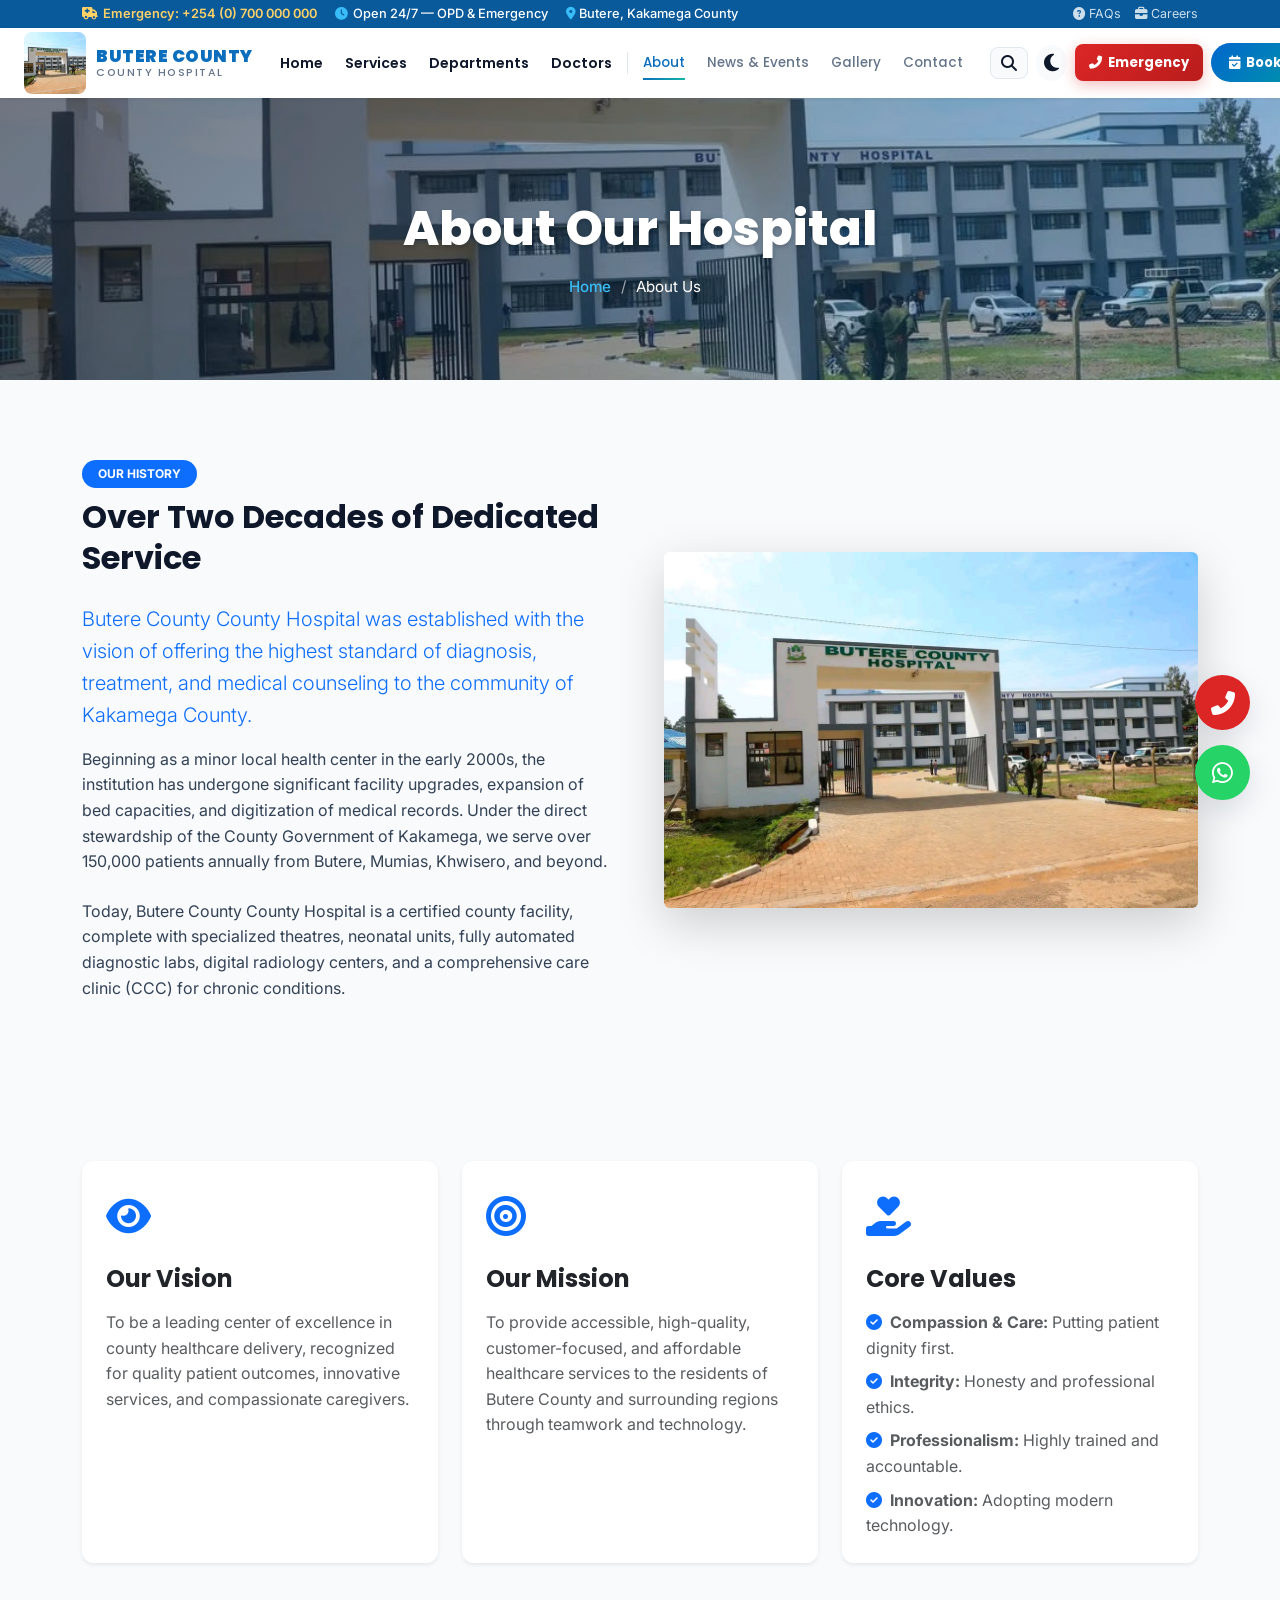
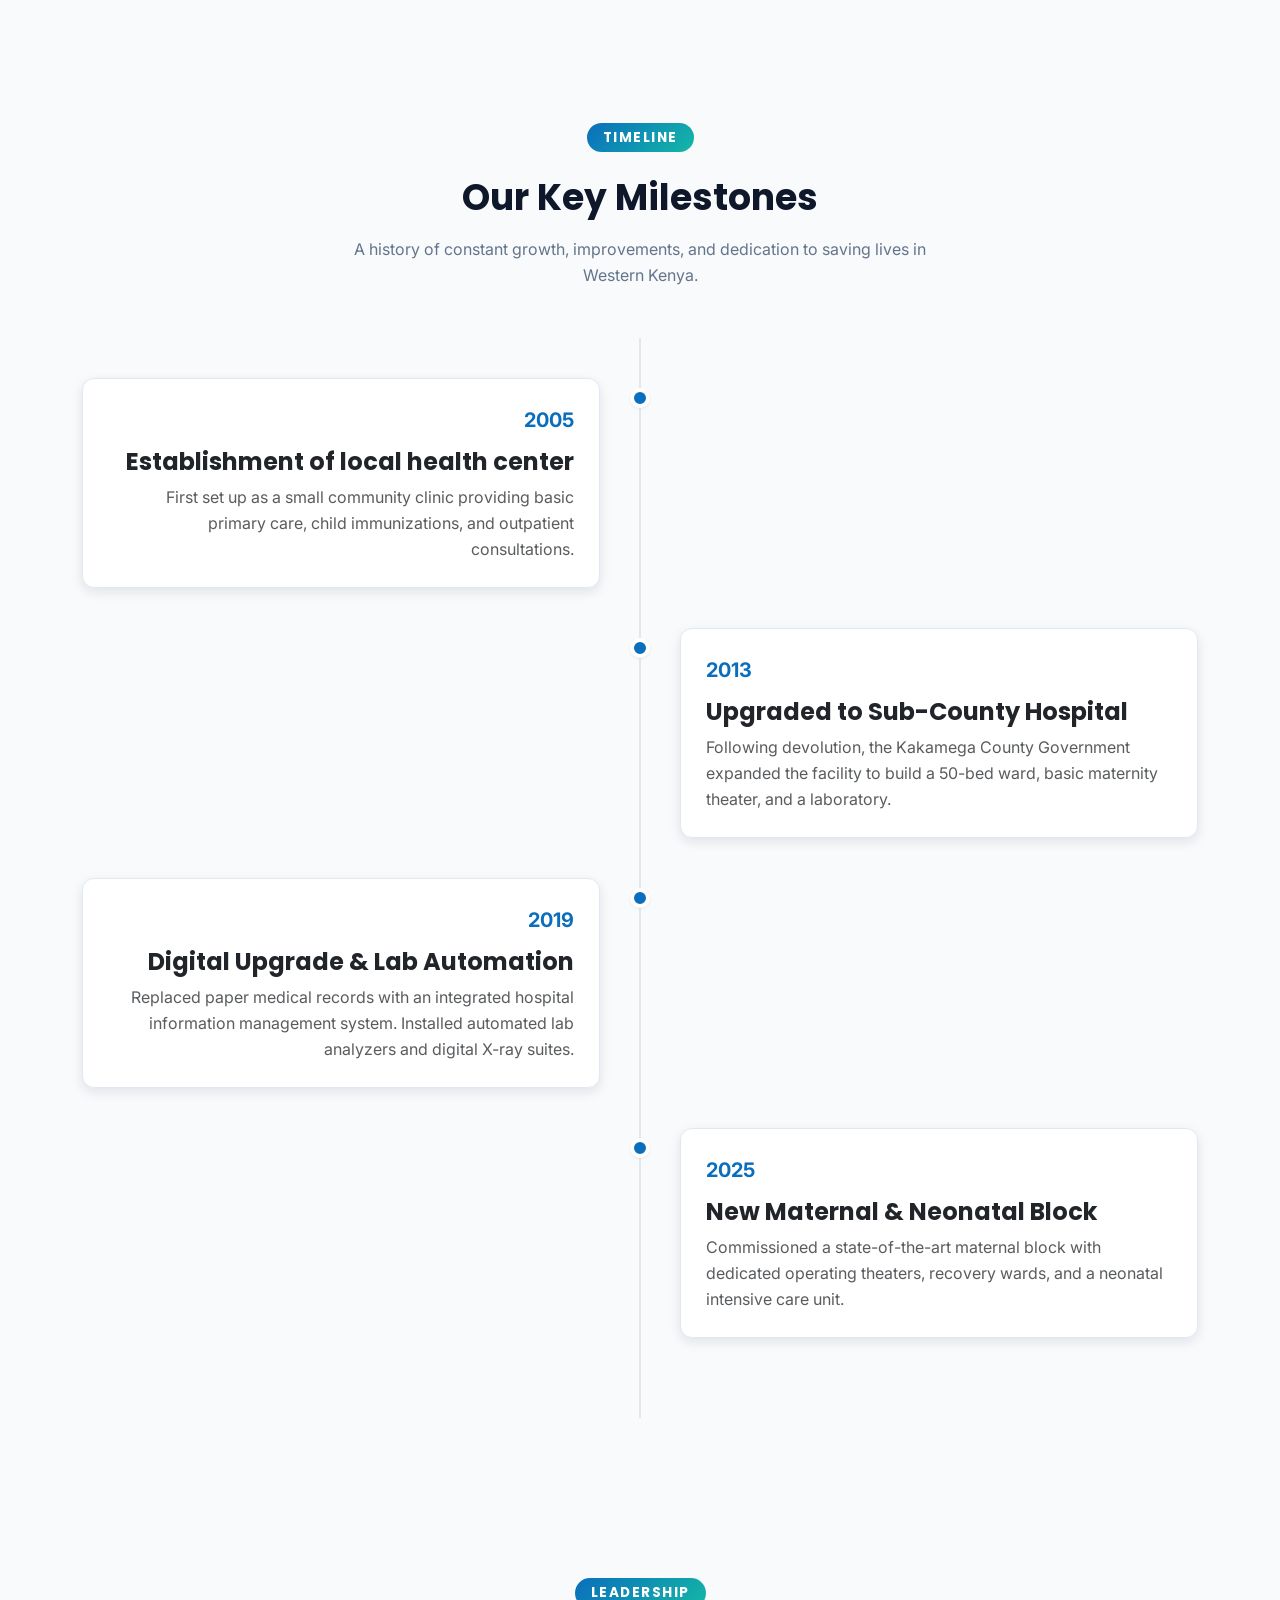
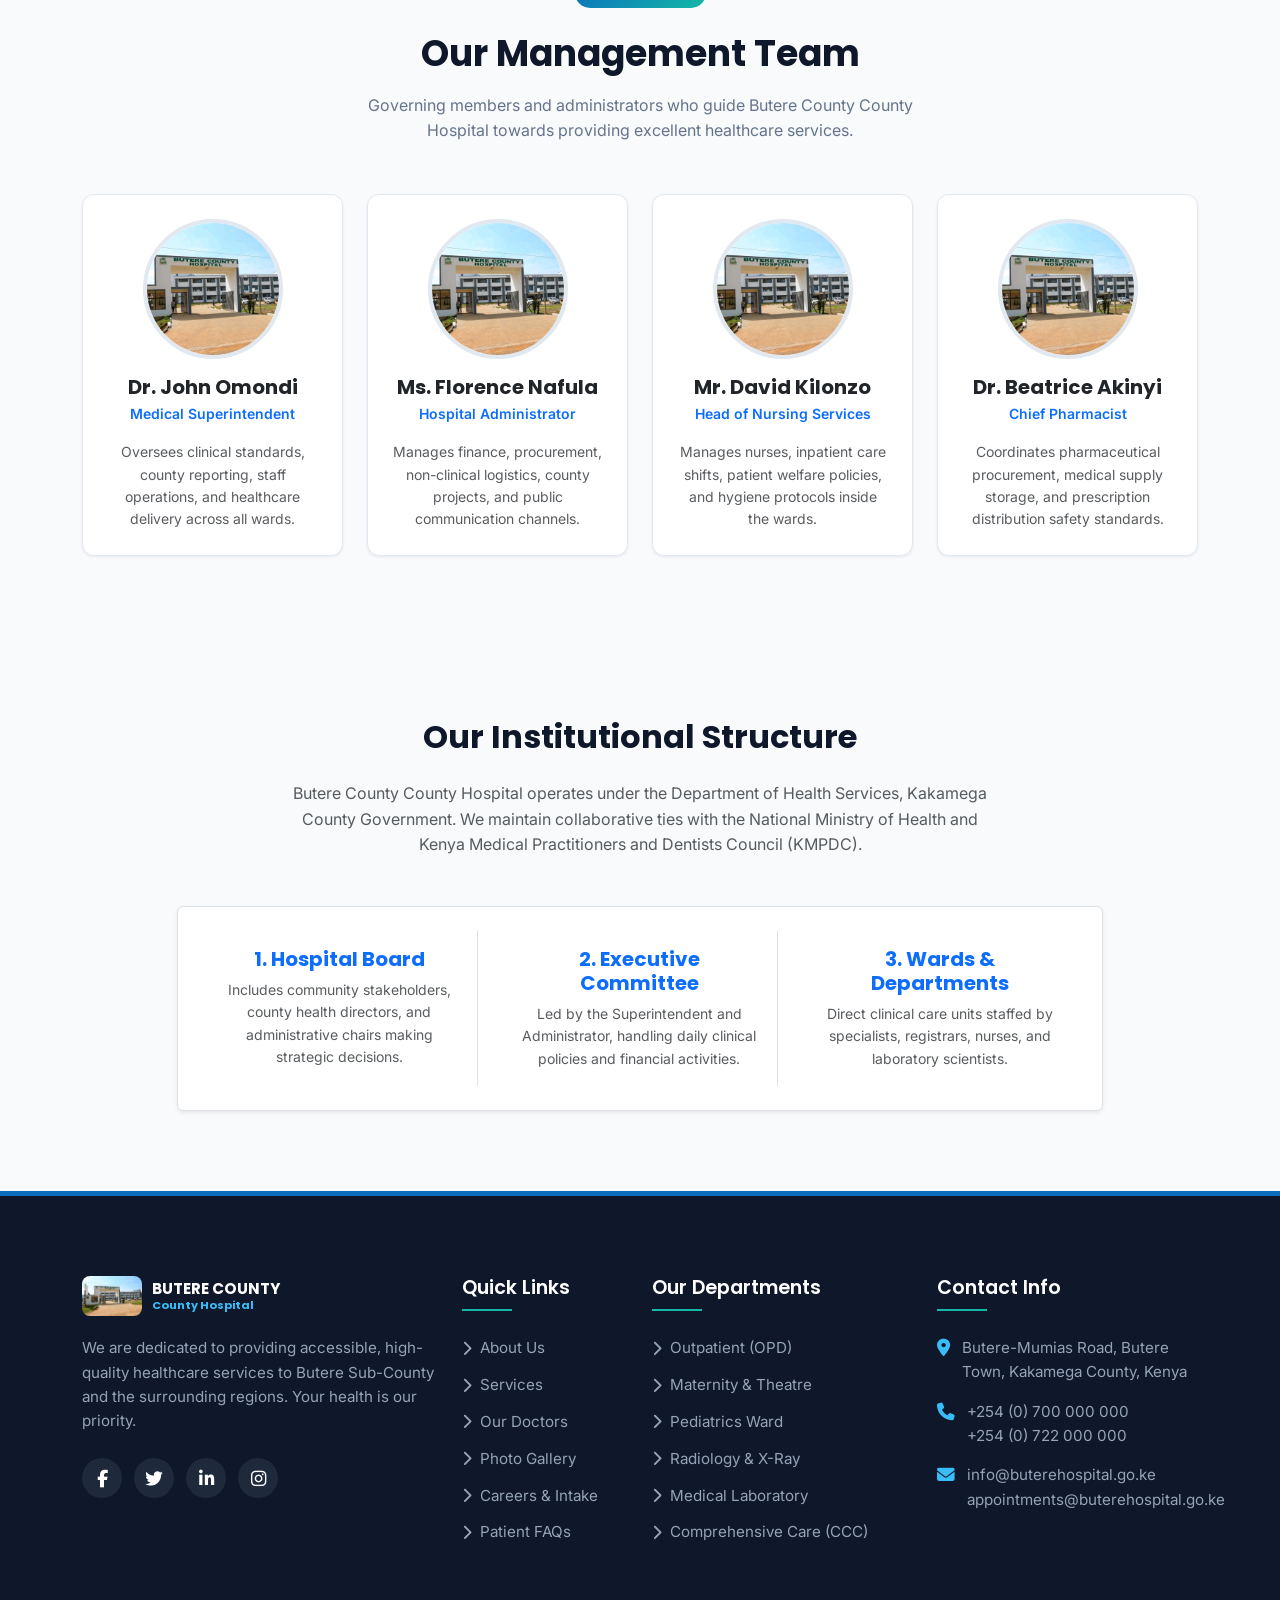
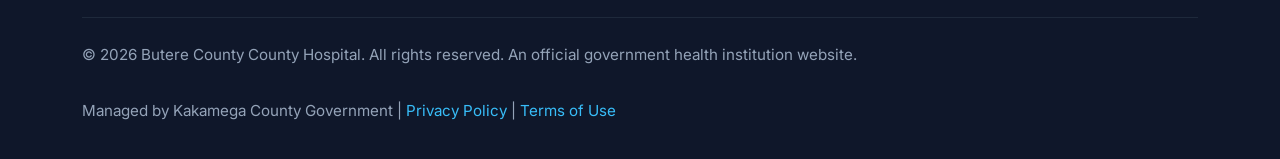
<file: about.html>
<!DOCTYPE html>
<html lang="en">
<head>
  <meta charset="UTF-8">
  <link rel="icon" type="image/x-icon" href="favicon.ico">
  <meta name="viewport" content="width=device-width, initial-scale=1.0">
  <title>About Us - Butere County County Hospital</title>
  <meta name="description" content="Learn about Butere County County Hospital, our history, mission, vision, core values, leadership team, and milestones.">
  <!-- Bootstrap 5 CSS -->
  <link href="https://cdn.jsdelivr.net/npm/bootstrap@5.3.0/dist/css/bootstrap.min.css" rel="stylesheet">
  <!-- Font Awesome -->
  <link href="https://cdnjs.cloudflare.com/ajax/libs/font-awesome/6.4.0/css/all.min.css" rel="stylesheet">
  <!-- AOS Animation -->
  <link href="https://unpkg.com/aos@2.3.1/dist/aos.css" rel="stylesheet">
  <!-- Custom Style -->
  <link rel="stylesheet" href="css/style.css">
</head>
<body>
  <!-- Top Bar -->
  <div class="top-bar">
    <div class="container top-bar-content">
      <div class="top-bar-info">
        <a href="tel:+254700000000" class="top-bar-emergency">
          <i class="fa-solid fa-truck-medical"></i> Emergency: +254 (0) 700 000 000
        </a>
        <span><i class="fa-solid fa-clock"></i> Open 24/7 &mdash; OPD &amp; Emergency</span>
        <span class="d-none d-md-inline"><i class="fa-solid fa-location-dot"></i> Butere, Kakamega County</span>
      </div>
      <div class="top-bar-links">
        <a href="faq.html"><i class="fa-solid fa-circle-question"></i> FAQs</a>
        <a href="careers.html"><i class="fa-solid fa-briefcase"></i> Careers</a>
      </div>
    </div>
  </div>
  <!-- Navbar -->
  <nav class="navbar navbar-expand-xl main-navbar">
    <div class="container-fluid px-lg-4 px-3">
      <a class="navbar-brand navbar-brand-custom" href="index.html">
        <img src="images/hero-hospital.png" alt="Butere County Hospital Logo">
        <span>
          <strong>BUTERE COUNTY</strong>
          <span class="brand-sub">County Hospital</span>
        </span>
      </a>
      <button class="navbar-toggler" type="button" data-bs-toggle="collapse" data-bs-target="#mainNavbarContent" aria-controls="mainNavbarContent" aria-expanded="false" aria-label="Toggle navigation">
        <span class="navbar-toggler-icon"></span>
      </button>
      <div class="collapse navbar-collapse" id="mainNavbarContent">
        <ul class="navbar-nav mx-auto mb-2 mb-lg-0 align-items-lg-center">
          <li class="nav-item"><a class="nav-link" href="index.html">Home</a></li>
          <li class="nav-item"><a class="nav-link" href="services.html">Services</a></li>
          <li class="nav-item mega-menu-item dropdown">
            <a class="nav-link dropdown-toggle" href="departments.html" id="deptDropdown" role="button" data-bs-toggle="dropdown" aria-expanded="false">
              Departments
            </a>
            <div class="dropdown-menu mega-menu" aria-labelledby="deptDropdown">
              <div class="mega-menu-grid">
                <a href="departments.html" class="mega-menu-item-link"><i class="fa-solid fa-stethoscope text-primary"></i><span>Outpatient (OPD)</span></a>
                <a href="departments.html" class="mega-menu-item-link"><i class="fa-solid fa-baby text-primary"></i><span>Maternity &amp; Theatre</span></a>
                <a href="departments.html" class="mega-menu-item-link"><i class="fa-solid fa-child text-primary"></i><span>Pediatrics Ward</span></a>
                <a href="departments.html" class="mega-menu-item-link"><i class="fa-solid fa-flask text-primary"></i><span>Medical Laboratory</span></a>
                <a href="departments.html" class="mega-menu-item-link"><i class="fa-solid fa-pills text-primary"></i><span>Pharmacy</span></a>
                <a href="departments.html" class="mega-menu-item-link"><i class="fa-solid fa-x-ray text-primary"></i><span>Radiology &amp; X-Ray</span></a>
                <a href="departments.html" class="mega-menu-item-link"><i class="fa-solid fa-tooth text-primary"></i><span>Dental Clinic</span></a>
                <a href="departments.html" class="mega-menu-item-link"><i class="fa-solid fa-ribbon text-primary"></i><span>Comprehensive Care (CCC)</span></a>
              </div>
            </div>
          </li>
          <li class="nav-item"><a class="nav-link" href="doctors.html">Doctors</a></li>
          <li class="nav-divider d-none d-xl-block"></li>
          <li class="nav-item nav-secondary"><a class="nav-link active" href="about.html">About</a></li>
          <li class="nav-item nav-secondary"><a class="nav-link" href="news.html">News &amp; Events</a></li>
          <li class="nav-item nav-secondary"><a class="nav-link" href="gallery.html">Gallery</a></li>
          <li class="nav-item nav-secondary"><a class="nav-link" href="contact.html">Contact</a></li>
        </ul>
        <div class="d-flex align-items-center gap-2 navbar-actions ms-lg-3">
          <button class="navbar-icon-btn" id="search-toggle" aria-label="Search">
            <i class="fa-solid fa-magnifying-glass"></i>
          </button>
          <button id="theme-toggle" class="navbar-icon-btn theme-toggle-btn" aria-label="Toggle dark mode">
            <i class="fa-solid fa-moon"></i>
          </button>
          <a href="tel:+254700000000" class="btn-emergency-nav d-none d-xl-inline-flex">
            <i class="fa-solid fa-phone-flip"></i> Emergency
          </a>
          <a href="appointments.html" class="btn-appointment-nav">
            <i class="fa-solid fa-calendar-check"></i> Book Appointment
          </a>
        </div>
      </div>
    </div>
  </nav>

  <!-- Search Overlay -->
  <div class="search-overlay" id="search-overlay">
    <div class="search-overlay-inner">
      <i class="fa-solid fa-magnifying-glass" style="color: var(--text-muted); font-size:1.1rem;"></i>
      <input type="search" class="search-overlay-input" id="site-search-input" placeholder="Search departments, doctors, services..." autocomplete="off">
      <button class="search-overlay-close" id="search-close"><i class="fa-solid fa-xmark"></i></button>
    </div>
  </div>


  <!-- Page Header -->
  <header class="page-header">
    <div class="container">
      <h1>About Our Hospital</h1>
      <ul class="breadcrumb-custom">
        <li><a href="index.html">Home</a></li>
        <li class="active">About Us</li>
      </ul>
    </div>
  </header>

  <!-- History & Introduction -->
  <section class="section-padding">
    <div class="container">
      <div class="row align-items-center g-5">
        <div class="col-lg-6" data-aos="fade-right">
          <span class="badge bg-primary text-white mb-2 px-3 py-2 rounded-pill">OUR HISTORY</span>
          <h2 class="mb-4">Over Two Decades of Dedicated Service</h2>
          <p class="lead text-primary">Butere County County Hospital was established with the vision of offering the highest standard of diagnosis, treatment, and medical counseling to the community of Kakamega County.</p>
          <p class="mb-4">Beginning as a minor local health center in the early 2000s, the institution has undergone significant facility upgrades, expansion of bed capacities, and digitization of medical records. Under the direct stewardship of the County Government of Kakamega, we serve over 150,000 patients annually from Butere, Mumias, Khwisero, and beyond.</p>
          <p class="mb-0">Today, Butere County County Hospital is a certified county facility, complete with specialized theatres, neonatal units, fully automated diagnostic labs, digital radiology centers, and a comprehensive care clinic (CCC) for chronic conditions.</p>
        </div>
        <div class="col-lg-6" data-aos="fade-left">
          <img src="images/hero-hospital.png" alt="Hospital Building Historical View" class="img-fluid rounded shadow-lg">
        </div>
      </div>
    </div>
  </section>

  <!-- Mission, Vision & Values -->
  <section class="section-padding bg-light-gray">
    <div class="container">
      <div class="row g-4">
        <!-- Vision -->
        <div class="col-lg-4" data-aos="fade-up" data-aos-delay="100">
          <div class="card h-100 border-0 shadow-sm p-4" style="border-radius: var(--radius-md); background-color: var(--bg-white);">
            <div class="text-primary fs-1 mb-3"><i class="fa-solid fa-eye"></i></div>
            <h3 class="h4 fw-bold mb-3 text-dark">Our Vision</h3>
            <p class="text-muted mb-0">To be a leading center of excellence in county healthcare delivery, recognized for quality patient outcomes, innovative services, and compassionate caregivers.</p>
          </div>
        </div>
        <!-- Mission -->
        <div class="col-lg-4" data-aos="fade-up" data-aos-delay="200">
          <div class="card h-100 border-0 shadow-sm p-4" style="border-radius: var(--radius-md); background-color: var(--bg-white);">
            <div class="text-primary fs-1 mb-3"><i class="fa-solid fa-bullseye"></i></div>
            <h3 class="h4 fw-bold mb-3 text-dark">Our Mission</h3>
            <p class="text-muted mb-0">To provide accessible, high-quality, customer-focused, and affordable healthcare services to the residents of Butere County and surrounding regions through teamwork and technology.</p>
          </div>
        </div>
        <!-- Values -->
        <div class="col-lg-4" data-aos="fade-up" data-aos-delay="300">
          <div class="card h-100 border-0 shadow-sm p-4" style="border-radius: var(--radius-md); background-color: var(--bg-white);">
            <div class="text-primary fs-1 mb-3"><i class="fa-solid fa-hand-holding-heart"></i></div>
            <h3 class="h4 fw-bold mb-3 text-dark">Core Values</h3>
            <ul class="list-unstyled text-muted mb-0">
              <li class="mb-2"><i class="fa-solid fa-circle-check text-primary me-2"></i><strong>Compassion & Care:</strong> Putting patient dignity first.</li>
              <li class="mb-2"><i class="fa-solid fa-circle-check text-primary me-2"></i><strong>Integrity:</strong> Honesty and professional ethics.</li>
              <li class="mb-2"><i class="fa-solid fa-circle-check text-primary me-2"></i><strong>Professionalism:</strong> Highly trained and accountable.</li>
              <li><i class="fa-solid fa-circle-check text-primary me-2"></i><strong>Innovation:</strong> Adopting modern technology.</li>
            </ul>
          </div>
        </div>
      </div>
    </div>
  </section>

  <!-- Milestone Timeline -->
  <section class="section-padding">
    <div class="container">
      <div class="section-title-wrapper" data-aos="fade-up">
        <span class="badge">TIMELINE</span>
        <h2 class="mt-2">Our Key Milestones</h2>
        <p>A history of constant growth, improvements, and dedication to saving lives in Western Kenya.</p>
      </div>

      <div class="timeline-wrapper">
        <!-- Milestone 1 -->
        <div class="timeline-item" data-aos="fade-right">
          <div class="timeline-dot"></div>
          <div class="timeline-content">
            <div class="timeline-year">2005</div>
            <h4 class="text-dark fw-bold mb-2">Establishment of local health center</h4>
            <p class="mb-0 text-muted">First set up as a small community clinic providing basic primary care, child immunizations, and outpatient consultations.</p>
          </div>
        </div>

        <!-- Milestone 2 -->
        <div class="timeline-item" data-aos="fade-left">
          <div class="timeline-dot"></div>
          <div class="timeline-content">
            <div class="timeline-year">2013</div>
            <h4 class="text-dark fw-bold mb-2">Upgraded to Sub-County Hospital</h4>
            <p class="mb-0 text-muted">Following devolution, the Kakamega County Government expanded the facility to build a 50-bed ward, basic maternity theater, and a laboratory.</p>
          </div>
        </div>

        <!-- Milestone 3 -->
        <div class="timeline-item" data-aos="fade-right">
          <div class="timeline-dot"></div>
          <div class="timeline-content">
            <div class="timeline-year">2019</div>
            <h4 class="text-dark fw-bold mb-2">Digital Upgrade & Lab Automation</h4>
            <p class="mb-0 text-muted">Replaced paper medical records with an integrated hospital information management system. Installed automated lab analyzers and digital X-ray suites.</p>
          </div>
        </div>

        <!-- Milestone 4 -->
        <div class="timeline-item" data-aos="fade-left">
          <div class="timeline-dot"></div>
          <div class="timeline-content">
            <div class="timeline-year">2025</div>
            <h4 class="text-dark fw-bold mb-2">New Maternal & Neonatal Block</h4>
            <p class="mb-0 text-muted">Commissioned a state-of-the-art maternal block with dedicated operating theaters, recovery wards, and a neonatal intensive care unit.</p>
          </div>
        </div>
      </div>
    </div>
  </section>

  <!-- Leadership Team -->
  <section class="section-padding bg-light-gray">
    <div class="container">
      <div class="section-title-wrapper" data-aos="fade-up">
        <span class="badge">LEADERSHIP</span>
        <h2 class="mt-2">Our Management Team</h2>
        <p>Governing members and administrators who guide Butere County County Hospital towards providing excellent healthcare services.</p>
      </div>

      <div class="row g-4">
        <!-- Leader 1 -->
        <div class="col-lg-3 col-md-6" data-aos="fade-up" data-aos-delay="100">
          <div class="hospital-card text-center p-4">
            <div class="mx-auto mb-3" style="width: 140px; height: 140px; border-radius: 50%; overflow: hidden; border: 4px solid var(--border);">
              <img src="images/hero-hospital.png" alt="Medical Superintendent" class="w-100 h-100 object-fit-cover" style="object-position: center top;">
            </div>
            <h4 class="h5 text-dark fw-bold mb-1">Dr. John Omondi</h4>
            <div class="text-primary small fw-semibold mb-3">Medical Superintendent</div>
            <p class="text-muted small mb-0">Oversees clinical standards, county reporting, staff operations, and healthcare delivery across all wards.</p>
          </div>
        </div>

        <!-- Leader 2 -->
        <div class="col-lg-3 col-md-6" data-aos="fade-up" data-aos-delay="200">
          <div class="hospital-card text-center p-4">
            <div class="mx-auto mb-3" style="width: 140px; height: 140px; border-radius: 50%; overflow: hidden; border: 4px solid var(--border);">
              <img src="images/hero-hospital.png" alt="Hospital Administrator" class="w-100 h-100 object-fit-cover" style="object-position: center top;">
            </div>
            <h4 class="h5 text-dark fw-bold mb-1">Ms. Florence Nafula</h4>
            <div class="text-primary small fw-semibold mb-3">Hospital Administrator</div>
            <p class="text-muted small mb-0">Manages finance, procurement, non-clinical logistics, county projects, and public communication channels.</p>
          </div>
        </div>

        <!-- Leader 3 -->
        <div class="col-lg-3 col-md-6" data-aos="fade-up" data-aos-delay="300">
          <div class="hospital-card text-center p-4">
            <div class="mx-auto mb-3" style="width: 140px; height: 140px; border-radius: 50%; overflow: hidden; border: 4px solid var(--border);">
              <img src="images/hero-hospital.png" alt="Head of Nursing Services" class="w-100 h-100 object-fit-cover" style="object-position: center top;">
            </div>
            <h4 class="h5 text-dark fw-bold mb-1">Mr. David Kilonzo</h4>
            <div class="text-primary small fw-semibold mb-3">Head of Nursing Services</div>
            <p class="text-muted small mb-0">Manages nurses, inpatient care shifts, patient welfare policies, and hygiene protocols inside the wards.</p>
          </div>
        </div>

        <!-- Leader 4 -->
        <div class="col-lg-3 col-md-6" data-aos="fade-up" data-aos-delay="400">
          <div class="hospital-card text-center p-4">
            <div class="mx-auto mb-3" style="width: 140px; height: 140px; border-radius: 50%; overflow: hidden; border: 4px solid var(--border);">
              <img src="images/hero-hospital.png" alt="Chief Pharmacist" class="w-100 h-100 object-fit-cover" style="object-position: center top;">
            </div>
            <h4 class="h5 text-dark fw-bold mb-1">Dr. Beatrice Akinyi</h4>
            <div class="text-primary small fw-semibold mb-3">Chief Pharmacist</div>
            <p class="text-muted small mb-0">Coordinates pharmaceutical procurement, medical supply storage, and prescription distribution safety standards.</p>
          </div>
        </div>
      </div>
    </div>
  </section>

  <!-- Organizational Structure Info -->
  <section class="section-padding text-center">
    <div class="container" data-aos="fade-up">
      <h2 class="mb-4">Our Institutional Structure</h2>
      <p class="mx-auto mb-5 text-muted" style="max-width: 700px;">Butere County County Hospital operates under the Department of Health Services, Kakamega County Government. We maintain collaborative ties with the National Ministry of Health and Kenya Medical Practitioners and Dentists Council (KMPDC).</p>
      <div class="row justify-content-center">
        <div class="col-lg-10">
          <div class="p-4 rounded shadow-sm border" style="background-color: var(--bg-white);">
            <div class="row g-4 text-center">
              <div class="col-md-4">
                <div class="p-3 border-end h-100">
                  <h4 class="h5 text-primary fw-bold mb-2">1. Hospital Board</h4>
                  <p class="small text-muted mb-0">Includes community stakeholders, county health directors, and administrative chairs making strategic decisions.</p>
                </div>
              </div>
              <div class="col-md-4">
                <div class="p-3 border-end h-100">
                  <h4 class="h5 text-primary fw-bold mb-2">2. Executive Committee</h4>
                  <p class="small text-muted mb-0">Led by the Superintendent and Administrator, handling daily clinical policies and financial activities.</p>
                </div>
              </div>
              <div class="col-md-4">
                <div class="p-3 h-100">
                  <h4 class="h5 text-primary fw-bold mb-2">3. Wards & Departments</h4>
                  <p class="small text-muted mb-0">Direct clinical care units staffed by specialists, registrars, nurses, and laboratory scientists.</p>
                </div>
              </div>
            </div>
          </div>
        </div>
      </div>
    </div>
  </section>

  <!-- Footer -->
  <footer class="hospital-footer">
    <div class="container">
      <div class="row g-4">
        <div class="col-lg-4 col-md-6">
          <div class="footer-logo-wrapper">
            <img src="images/hero-hospital.png" alt="Butere County Hospital Logo" style="border-radius: var(--radius-sm); object-fit: cover;">
            <span class="footer-logo-text">
              BUTERE COUNTY
              <span>County Hospital</span>
            </span>
          </div>
          <p class="mb-4">We are dedicated to providing accessible, high-quality healthcare services to Butere Sub-County and the surrounding regions. Your health is our priority.</p>
          <div class="footer-social-icons">
            <a href="#" aria-label="Facebook"><i class="fa-brands fa-facebook-f"></i></a>
            <a href="#" aria-label="Twitter"><i class="fa-brands fa-twitter"></i></a>
            <a href="#" aria-label="Linkedin"><i class="fa-brands fa-linkedin-in"></i></a>
            <a href="#" aria-label="Instagram"><i class="fa-brands fa-instagram"></i></a>
          </div>
        </div>
        
        <div class="col-lg-2 col-md-6">
          <h4 class="footer-title">Quick Links</h4>
          <ul class="footer-links">
            <li><a href="about.html"><i class="fa-solid fa-chevron-right"></i> About Us</a></li>
            <li><a href="services.html"><i class="fa-solid fa-chevron-right"></i> Services</a></li>
            <li><a href="doctors.html"><i class="fa-solid fa-chevron-right"></i> Our Doctors</a></li>
            <li><a href="gallery.html"><i class="fa-solid fa-chevron-right"></i> Photo Gallery</a></li>
            <li><a href="careers.html"><i class="fa-solid fa-chevron-right"></i> Careers & Intake</a></li>
            <li><a href="faq.html"><i class="fa-solid fa-chevron-right"></i> Patient FAQs</a></li>
          </ul>
        </div>
        
        <div class="col-lg-3 col-md-6">
          <h4 class="footer-title">Our Departments</h4>
          <ul class="footer-links">
            <li><a href="departments.html"><i class="fa-solid fa-chevron-right"></i> Outpatient (OPD)</a></li>
            <li><a href="departments.html"><i class="fa-solid fa-chevron-right"></i> Maternity & Theatre</a></li>
            <li><a href="departments.html"><i class="fa-solid fa-chevron-right"></i> Pediatrics Ward</a></li>
            <li><a href="departments.html"><i class="fa-solid fa-chevron-right"></i> Radiology & X-Ray</a></li>
            <li><a href="departments.html"><i class="fa-solid fa-chevron-right"></i> Medical Laboratory</a></li>
            <li><a href="departments.html"><i class="fa-solid fa-chevron-right"></i> Comprehensive Care (CCC)</a></li>
          </ul>
        </div>
        
        <div class="col-lg-3 col-md-6">
          <h4 class="footer-title">Contact Info</h4>
          <ul class="footer-contact-list">
            <li>
              <i class="fa-solid fa-location-dot"></i>
              <span>Butere-Mumias Road, Butere Town, Kakamega County, Kenya</span>
            </li>
            <li>
              <i class="fa-solid fa-phone"></i>
              <span>+254 (0) 700 000 000<br>+254 (0) 722 000 000</span>
            </li>
            <li>
              <i class="fa-solid fa-envelope"></i>
              <span>info@buterehospital.go.ke<br>appointments@buterehospital.go.ke</span>
            </li>
          </ul>
        </div>
      </div>
      
      <div class="footer-bottom">
        <p>&copy; 2026 Butere County County Hospital. All rights reserved. An official government health institution website.</p>
        <p>Managed by Kakamega County Government | <a href="#" style="color: var(--accent);">Privacy Policy</a> | <a href="#" style="color: var(--accent);">Terms of Use</a></p>
      </div>
    </div>
  </footer>

  <!-- Floating Buttons -->
  <div class="floating-actions">
    <a href="tel:+254700000000" class="float-btn btn-emergency-float" aria-label="Call Emergency Hotline">
      <i class="fa-solid fa-phone-flip"></i>
    </a>
    <a href="https://wa.me/254700000000" target="_blank" class="float-btn btn-whatsapp-float" aria-label="Chat via WhatsApp">
      <i class="fa-brands fa-whatsapp"></i>
    </a>
    <button class="float-btn btn-scroll-top" aria-label="Scroll back to top">
      <i class="fa-solid fa-chevron-up"></i>
    </button>
  </div>

  <!-- Bootstrap 5 Bundle JS -->
  <script src="https://cdn.jsdelivr.net/npm/bootstrap@5.3.0/dist/js/bootstrap.bundle.min.js"></script>
  <!-- AOS Scroll Animation JS -->
  <script src="https://unpkg.com/aos@2.3.1/dist/aos.js"></script>
  <!-- Custom JS -->
  <script src="js/main.js"></script>
  <script>
    // Initialize AOS
    AOS.init({
      duration: 800,
      once: true,
      offset: 100
    });
  </script>
</body>
</html>
</file>
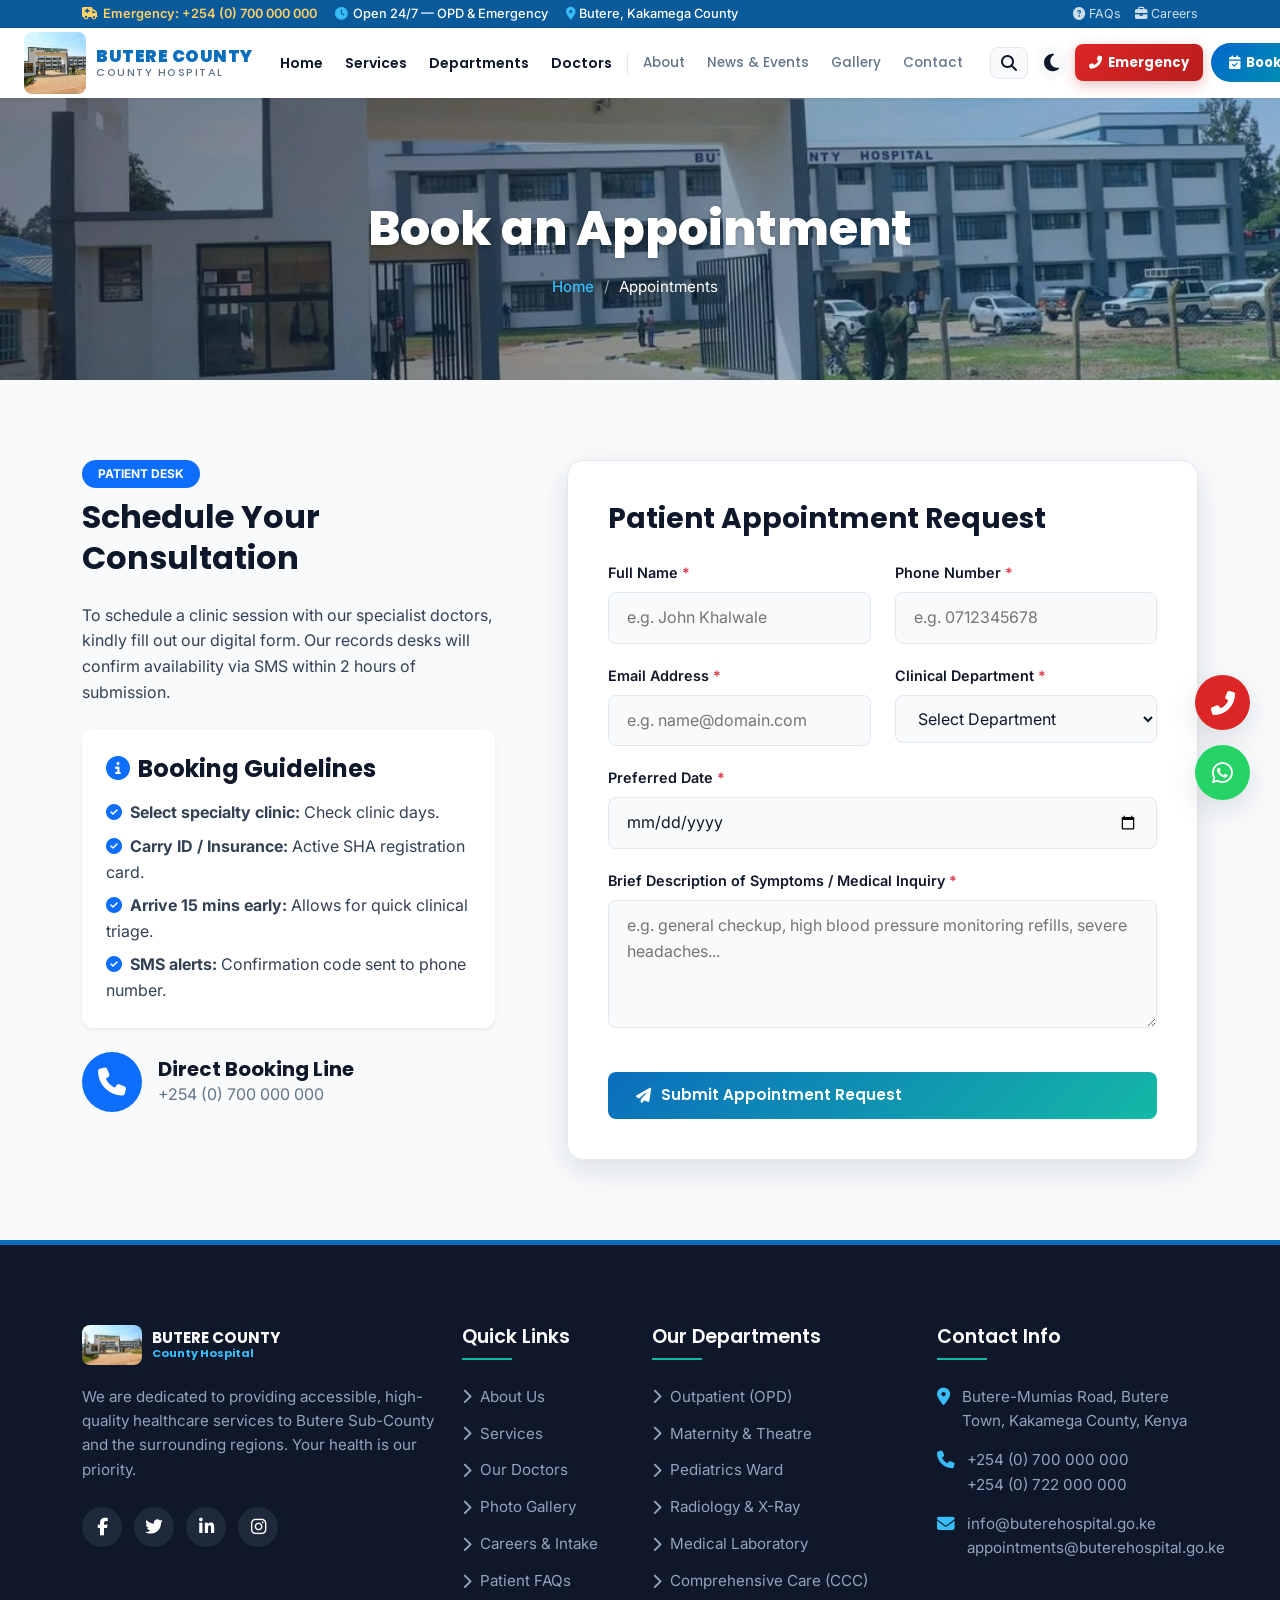
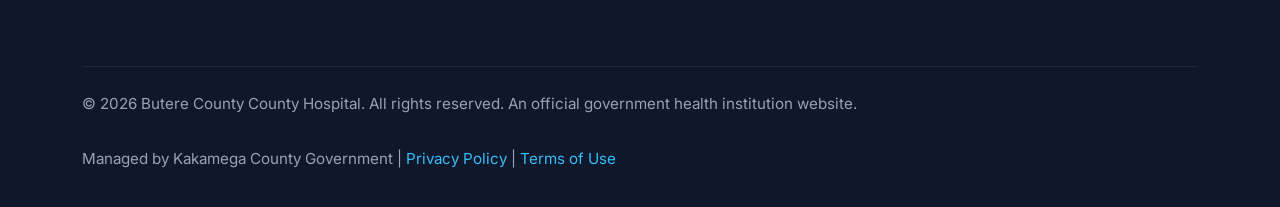
<file: appointments.html>
<!DOCTYPE html>
<html lang="en">
<head>
  <meta charset="UTF-8">
  <link rel="icon" type="image/x-icon" href="favicon.ico">
  <meta name="viewport" content="width=device-width, initial-scale=1.0">
  <title>Book Appointment - Butere County County Hospital</title>
  <meta name="description" content="Schedule a consultation with our doctors online. Enter your details and choose your clinical department.">
  <!-- Bootstrap 5 CSS -->
  <link href="https://cdn.jsdelivr.net/npm/bootstrap@5.3.0/dist/css/bootstrap.min.css" rel="stylesheet">
  <!-- Font Awesome -->
  <link href="https://cdnjs.cloudflare.com/ajax/libs/font-awesome/6.4.0/css/all.min.css" rel="stylesheet">
  <!-- AOS Animation -->
  <link href="https://unpkg.com/aos@2.3.1/dist/aos.css" rel="stylesheet">
  <!-- Custom Style -->
  <link rel="stylesheet" href="css/style.css">
</head>
<body>
  <!-- Top Bar -->
  <div class="top-bar">
    <div class="container top-bar-content">
      <div class="top-bar-info">
        <a href="tel:+254700000000" class="top-bar-emergency">
          <i class="fa-solid fa-truck-medical"></i> Emergency: +254 (0) 700 000 000
        </a>
        <span><i class="fa-solid fa-clock"></i> Open 24/7 &mdash; OPD &amp; Emergency</span>
        <span class="d-none d-md-inline"><i class="fa-solid fa-location-dot"></i> Butere, Kakamega County</span>
      </div>
      <div class="top-bar-links">
        <a href="faq.html"><i class="fa-solid fa-circle-question"></i> FAQs</a>
        <a href="careers.html"><i class="fa-solid fa-briefcase"></i> Careers</a>
      </div>
    </div>
  </div>
  <!-- Navbar -->
  <nav class="navbar navbar-expand-xl main-navbar">
    <div class="container-fluid px-lg-4 px-3">
      <a class="navbar-brand navbar-brand-custom" href="index.html">
        <img src="images/hero-hospital.png" alt="Butere County Hospital Logo">
        <span>
          <strong>BUTERE COUNTY</strong>
          <span class="brand-sub">County Hospital</span>
        </span>
      </a>
      <button class="navbar-toggler" type="button" data-bs-toggle="collapse" data-bs-target="#mainNavbarContent" aria-controls="mainNavbarContent" aria-expanded="false" aria-label="Toggle navigation">
        <span class="navbar-toggler-icon"></span>
      </button>
      <div class="collapse navbar-collapse" id="mainNavbarContent">
        <ul class="navbar-nav mx-auto mb-2 mb-lg-0 align-items-lg-center">
          <li class="nav-item"><a class="nav-link" href="index.html">Home</a></li>
          <li class="nav-item"><a class="nav-link" href="services.html">Services</a></li>
          <li class="nav-item mega-menu-item dropdown">
            <a class="nav-link dropdown-toggle" href="departments.html" id="deptDropdown" role="button" data-bs-toggle="dropdown" aria-expanded="false">
              Departments
            </a>
            <div class="dropdown-menu mega-menu" aria-labelledby="deptDropdown">
              <div class="mega-menu-grid">
                <a href="departments.html" class="mega-menu-item-link"><i class="fa-solid fa-stethoscope text-primary"></i><span>Outpatient (OPD)</span></a>
                <a href="departments.html" class="mega-menu-item-link"><i class="fa-solid fa-baby text-primary"></i><span>Maternity &amp; Theatre</span></a>
                <a href="departments.html" class="mega-menu-item-link"><i class="fa-solid fa-child text-primary"></i><span>Pediatrics Ward</span></a>
                <a href="departments.html" class="mega-menu-item-link"><i class="fa-solid fa-flask text-primary"></i><span>Medical Laboratory</span></a>
                <a href="departments.html" class="mega-menu-item-link"><i class="fa-solid fa-pills text-primary"></i><span>Pharmacy</span></a>
                <a href="departments.html" class="mega-menu-item-link"><i class="fa-solid fa-x-ray text-primary"></i><span>Radiology &amp; X-Ray</span></a>
                <a href="departments.html" class="mega-menu-item-link"><i class="fa-solid fa-tooth text-primary"></i><span>Dental Clinic</span></a>
                <a href="departments.html" class="mega-menu-item-link"><i class="fa-solid fa-ribbon text-primary"></i><span>Comprehensive Care (CCC)</span></a>
              </div>
            </div>
          </li>
          <li class="nav-item"><a class="nav-link" href="doctors.html">Doctors</a></li>
          <li class="nav-divider d-none d-xl-block"></li>
          <li class="nav-item nav-secondary"><a class="nav-link" href="about.html">About</a></li>
          <li class="nav-item nav-secondary"><a class="nav-link" href="news.html">News &amp; Events</a></li>
          <li class="nav-item nav-secondary"><a class="nav-link" href="gallery.html">Gallery</a></li>
          <li class="nav-item nav-secondary"><a class="nav-link" href="contact.html">Contact</a></li>
        </ul>
        <div class="d-flex align-items-center gap-2 navbar-actions ms-lg-3">
          <button class="navbar-icon-btn" id="search-toggle" aria-label="Search">
            <i class="fa-solid fa-magnifying-glass"></i>
          </button>
          <button id="theme-toggle" class="navbar-icon-btn theme-toggle-btn" aria-label="Toggle dark mode">
            <i class="fa-solid fa-moon"></i>
          </button>
          <a href="tel:+254700000000" class="btn-emergency-nav d-none d-xl-inline-flex">
            <i class="fa-solid fa-phone-flip"></i> Emergency
          </a>
          <a href="appointments.html" class="btn-appointment-nav">
            <i class="fa-solid fa-calendar-check"></i> Book Appointment
          </a>
        </div>
      </div>
    </div>
  </nav>

  <!-- Search Overlay -->
  <div class="search-overlay" id="search-overlay">
    <div class="search-overlay-inner">
      <i class="fa-solid fa-magnifying-glass" style="color: var(--text-muted); font-size:1.1rem;"></i>
      <input type="search" class="search-overlay-input" id="site-search-input" placeholder="Search departments, doctors, services..." autocomplete="off">
      <button class="search-overlay-close" id="search-close"><i class="fa-solid fa-xmark"></i></button>
    </div>
  </div>


  <!-- Page Header -->
  <header class="page-header">
    <div class="container">
      <h1>Book an Appointment</h1>
      <ul class="breadcrumb-custom">
        <li><a href="index.html">Home</a></li>
        <li class="active">Appointments</li>
      </ul>
    </div>
  </header>

  <!-- Booking Form & Info Section -->
  <section class="section-padding bg-light-gray">
    <div class="container">
      <div class="row g-5">
        
        <!-- Info Column -->
        <div class="col-lg-5" data-aos="fade-right">
          <div class="pe-lg-4">
            <span class="badge bg-primary text-white mb-2 px-3 py-2 rounded-pill">PATIENT DESK</span>
            <h2 class="mb-4">Schedule Your Consultation</h2>
            <p class="mb-4">To schedule a clinic session with our specialist doctors, kindly fill out our digital form. Our records desks will confirm availability via SMS within 2 hours of submission.</p>
            
            <div class="card border-0 shadow-sm p-4 mb-4" style="border-radius: var(--radius-md); background-color: var(--bg-card); color: var(--text-body);">
              <h4 class="fw-bold mb-3" style="color: var(--text-dark);"><i class="fa-solid fa-circle-info text-primary me-2"></i>Booking Guidelines</h4>
              <ul class="list-unstyled mb-0">
                <li class="mb-2"><i class="fa-solid fa-circle-check text-primary me-2"></i><strong>Select specialty clinic:</strong> Check clinic days.</li>
                <li class="mb-2"><i class="fa-solid fa-circle-check text-primary me-2"></i><strong>Carry ID / Insurance:</strong> Active SHA registration card.</li>
                <li class="mb-2"><i class="fa-solid fa-circle-check text-primary me-2"></i><strong>Arrive 15 mins early:</strong> Allows for quick clinical triage.</li>
                <li><i class="fa-solid fa-circle-check text-primary me-2"></i><strong>SMS alerts:</strong> Confirmation code sent to phone number.</li>
              </ul>
            </div>

            <div class="d-flex align-items-center gap-3">
              <div class="bg-primary text-white fs-3 rounded-circle p-3 d-flex align-items-center justify-content-center" style="width:60px; height:60px;">
                <i class="fa-solid fa-phone"></i>
              </div>
              <div>
                <h5 class="fw-bold mb-0" style="color: var(--text-dark);">Direct Booking Line</h5>
                <p class="mb-0" style="color: var(--text-muted);">+254 (0) 700 000 000</p>
              </div>
            </div>
          </div>
        </div>

        <!-- Form Column -->
        <div class="col-lg-7" data-aos="fade-left">
          <div class="contact-form-wrapper">
            <h3 class="fw-bold mb-4">Patient Appointment Request</h3>
            
            <form id="appointment-form" action="https://formspree.io/f/mwvzzbzk" method="POST" novalidate>
              <div class="row">
                <!-- Full Name -->
                <div class="col-md-6 form-group-custom">
                  <label for="fullName" class="form-label-custom">Full Name <span class="text-danger">*</span></label>
                  <input type="text" id="fullName" name="name" class="form-control-custom" placeholder="e.g. John Khalwale" required>
                  <div class="invalid-feedback">Please enter your full name.</div>
                </div>
                
                <!-- Phone -->
                <div class="col-md-6 form-group-custom">
                  <label for="phone" class="form-label-custom">Phone Number <span class="text-danger">*</span></label>
                  <input type="tel" id="phone" name="phone" class="form-control-custom" placeholder="e.g. 0712345678" required>
                  <div class="invalid-feedback">Please enter your mobile phone number.</div>
                </div>

                <!-- Email -->
                <div class="col-md-6 form-group-custom">
                  <label for="email" class="form-label-custom">Email Address <span class="text-danger">*</span></label>
                  <input type="email" id="email" name="email" class="form-control-custom" placeholder="e.g. name@domain.com" required>
                  <div class="invalid-feedback">Please enter a valid email address.</div>
                </div>

                <!-- Department -->
                <div class="col-md-6 form-group-custom">
                  <label for="department" class="form-label-custom">Clinical Department <span class="text-danger">*</span></label>
                  <select id="department" name="department" class="form-control-custom" required>
                    <option value="" disabled selected>Select Department</option>
                    <option value="opd">Outpatient (OPD)</option>
                    <option value="maternity">Maternity & Delivery</option>
                    <option value="pediatrics">Pediatrics Ward</option>
                    <option value="dental">Dental Clinic</option>
                    <option value="surgery">General Surgery</option>
                    <option value="physiotherapy">Physiotherapy</option>
                  </select>
                  <div class="invalid-feedback">Please select a department.</div>
                </div>

                <!-- Date Picker -->
                <div class="col-md-12 form-group-custom">
                  <label for="appointmentDate" class="form-label-custom">Preferred Date <span class="text-danger">*</span></label>
                  <input type="date" id="appointmentDate" name="date" class="form-control-custom" required>
                  <div class="invalid-feedback">Please pick a preferred date.</div>
                </div>

                <!-- Symptoms / Notes -->
                <div class="col-md-12 form-group-custom">
                  <label for="symptoms" class="form-label-custom">Brief Description of Symptoms / Medical Inquiry <span class="text-danger">*</span></label>
                  <textarea id="symptoms" name="symptoms" rows="4" class="form-control-custom" placeholder="e.g. general checkup, high blood pressure monitoring refills, severe headaches..." required></textarea>
                  <div class="invalid-feedback">Please describe your symptoms.</div>
                </div>

                <div class="col-md-12 mt-3">
                  <button type="submit" class="btn btn-custom btn-custom-primary w-100"><i class="fa-solid fa-paper-plane"></i> Submit Appointment Request</button>
                </div>
              </div>
            </form>
          </div>
        </div>

      </div>
    </div>
  </section>

  <!-- Success Modal -->
  <div class="modal fade" id="appointmentSuccessModal" tabindex="-1" aria-labelledby="successModalLabel" aria-hidden="true">
    <div class="modal-dialog modal-dialog-centered">
      <div class="modal-content" style="border-radius: var(--radius-md); background-color: var(--bg-white); border-top: 5px solid var(--success);">
        <div class="modal-header border-bottom-0">
          <h5 class="modal-title fw-bold text-success" id="successModalLabel"><i class="fa-solid fa-circle-check"></i> Booking Successful</h5>
          <button type="button" class="btn-close" data-bs-dismiss="modal" aria-label="Close"></button>
        </div>
        <div class="modal-body text-center py-4">
          <div class="text-success fs-1 mb-3"><i class="fa-solid fa-square-poll-vertical"></i></div>
          <p class="lead fw-bold" style="color: var(--text-dark);">Thank you for booking!</p>
          <p class="text-muted">We have received your appointment request. A confirmation text containing details on your clinical time slot and consulting doctor will be sent to your phone number shortly.</p>
          <button type="button" class="btn btn-custom btn-custom-primary mt-3" data-bs-dismiss="modal">Close</button>
        </div>
      </div>
    </div>
  </div>

  <!-- Footer -->
  <footer class="hospital-footer">
    <div class="container">
      <div class="row g-4">
        <div class="col-lg-4 col-md-6">
          <div class="footer-logo-wrapper">
            <img src="images/hero-hospital.png" alt="Butere County Hospital Logo" style="border-radius: var(--radius-sm); object-fit: cover;">
            <span class="footer-logo-text">
              BUTERE COUNTY
              <span>County Hospital</span>
            </span>
          </div>
          <p class="mb-4">We are dedicated to providing accessible, high-quality healthcare services to Butere Sub-County and the surrounding regions. Your health is our priority.</p>
          <div class="footer-social-icons">
            <a href="#" aria-label="Facebook"><i class="fa-brands fa-facebook-f"></i></a>
            <a href="#" aria-label="Twitter"><i class="fa-brands fa-twitter"></i></a>
            <a href="#" aria-label="Linkedin"><i class="fa-brands fa-linkedin-in"></i></a>
            <a href="#" aria-label="Instagram"><i class="fa-brands fa-instagram"></i></a>
          </div>
        </div>
        
        <div class="col-lg-2 col-md-6">
          <h4 class="footer-title">Quick Links</h4>
          <ul class="footer-links">
            <li><a href="about.html"><i class="fa-solid fa-chevron-right"></i> About Us</a></li>
            <li><a href="services.html"><i class="fa-solid fa-chevron-right"></i> Services</a></li>
            <li><a href="doctors.html"><i class="fa-solid fa-chevron-right"></i> Our Doctors</a></li>
            <li><a href="gallery.html"><i class="fa-solid fa-chevron-right"></i> Photo Gallery</a></li>
            <li><a href="careers.html"><i class="fa-solid fa-chevron-right"></i> Careers & Intake</a></li>
            <li><a href="faq.html"><i class="fa-solid fa-chevron-right"></i> Patient FAQs</a></li>
          </ul>
        </div>
        
        <div class="col-lg-3 col-md-6">
          <h4 class="footer-title">Our Departments</h4>
          <ul class="footer-links">
            <li><a href="departments.html"><i class="fa-solid fa-chevron-right"></i> Outpatient (OPD)</a></li>
            <li><a href="departments.html"><i class="fa-solid fa-chevron-right"></i> Maternity & Theatre</a></li>
            <li><a href="departments.html"><i class="fa-solid fa-chevron-right"></i> Pediatrics Ward</a></li>
            <li><a href="departments.html"><i class="fa-solid fa-chevron-right"></i> Radiology & X-Ray</a></li>
            <li><a href="departments.html"><i class="fa-solid fa-chevron-right"></i> Medical Laboratory</a></li>
            <li><a href="departments.html"><i class="fa-solid fa-chevron-right"></i> Comprehensive Care (CCC)</a></li>
          </ul>
        </div>
        
        <div class="col-lg-3 col-md-6">
          <h4 class="footer-title">Contact Info</h4>
          <ul class="footer-contact-list">
            <li>
              <i class="fa-solid fa-location-dot"></i>
              <span>Butere-Mumias Road, Butere Town, Kakamega County, Kenya</span>
            </li>
            <li>
              <i class="fa-solid fa-phone"></i>
              <span>+254 (0) 700 000 000<br>+254 (0) 722 000 000</span>
            </li>
            <li>
              <i class="fa-solid fa-envelope"></i>
              <span>info@buterehospital.go.ke<br>appointments@buterehospital.go.ke</span>
            </li>
          </ul>
        </div>
      </div>
      
      <div class="footer-bottom">
        <p>&copy; 2026 Butere County County Hospital. All rights reserved. An official government health institution website.</p>
        <p>Managed by Kakamega County Government | <a href="#" style="color: var(--accent);">Privacy Policy</a> | <a href="#" style="color: var(--accent);">Terms of Use</a></p>
      </div>
    </div>
  </footer>

  <!-- Floating Buttons -->
  <div class="floating-actions">
    <a href="tel:+254700000000" class="float-btn btn-emergency-float" aria-label="Call Emergency Hotline">
      <i class="fa-solid fa-phone-flip"></i>
    </a>
    <a href="https://wa.me/254700000000" target="_blank" class="float-btn btn-whatsapp-float" aria-label="Chat via WhatsApp">
      <i class="fa-brands fa-whatsapp"></i>
    </a>
    <button class="float-btn btn-scroll-top" aria-label="Scroll back to top">
      <i class="fa-solid fa-chevron-up"></i>
    </button>
  </div>

  <!-- Bootstrap 5 Bundle JS -->
  <script src="https://cdn.jsdelivr.net/npm/bootstrap@5.3.0/dist/js/bootstrap.bundle.min.js"></script>
  <!-- AOS Scroll Animation JS -->
  <script src="https://unpkg.com/aos@2.3.1/dist/aos.js"></script>
  <!-- Custom JS -->
  <script src="js/main.js"></script>
  <script>
    // Initialize AOS
    AOS.init({
      duration: 800,
      once: true,
      offset: 100
    });
  </script>
</body>
</html>
</file>
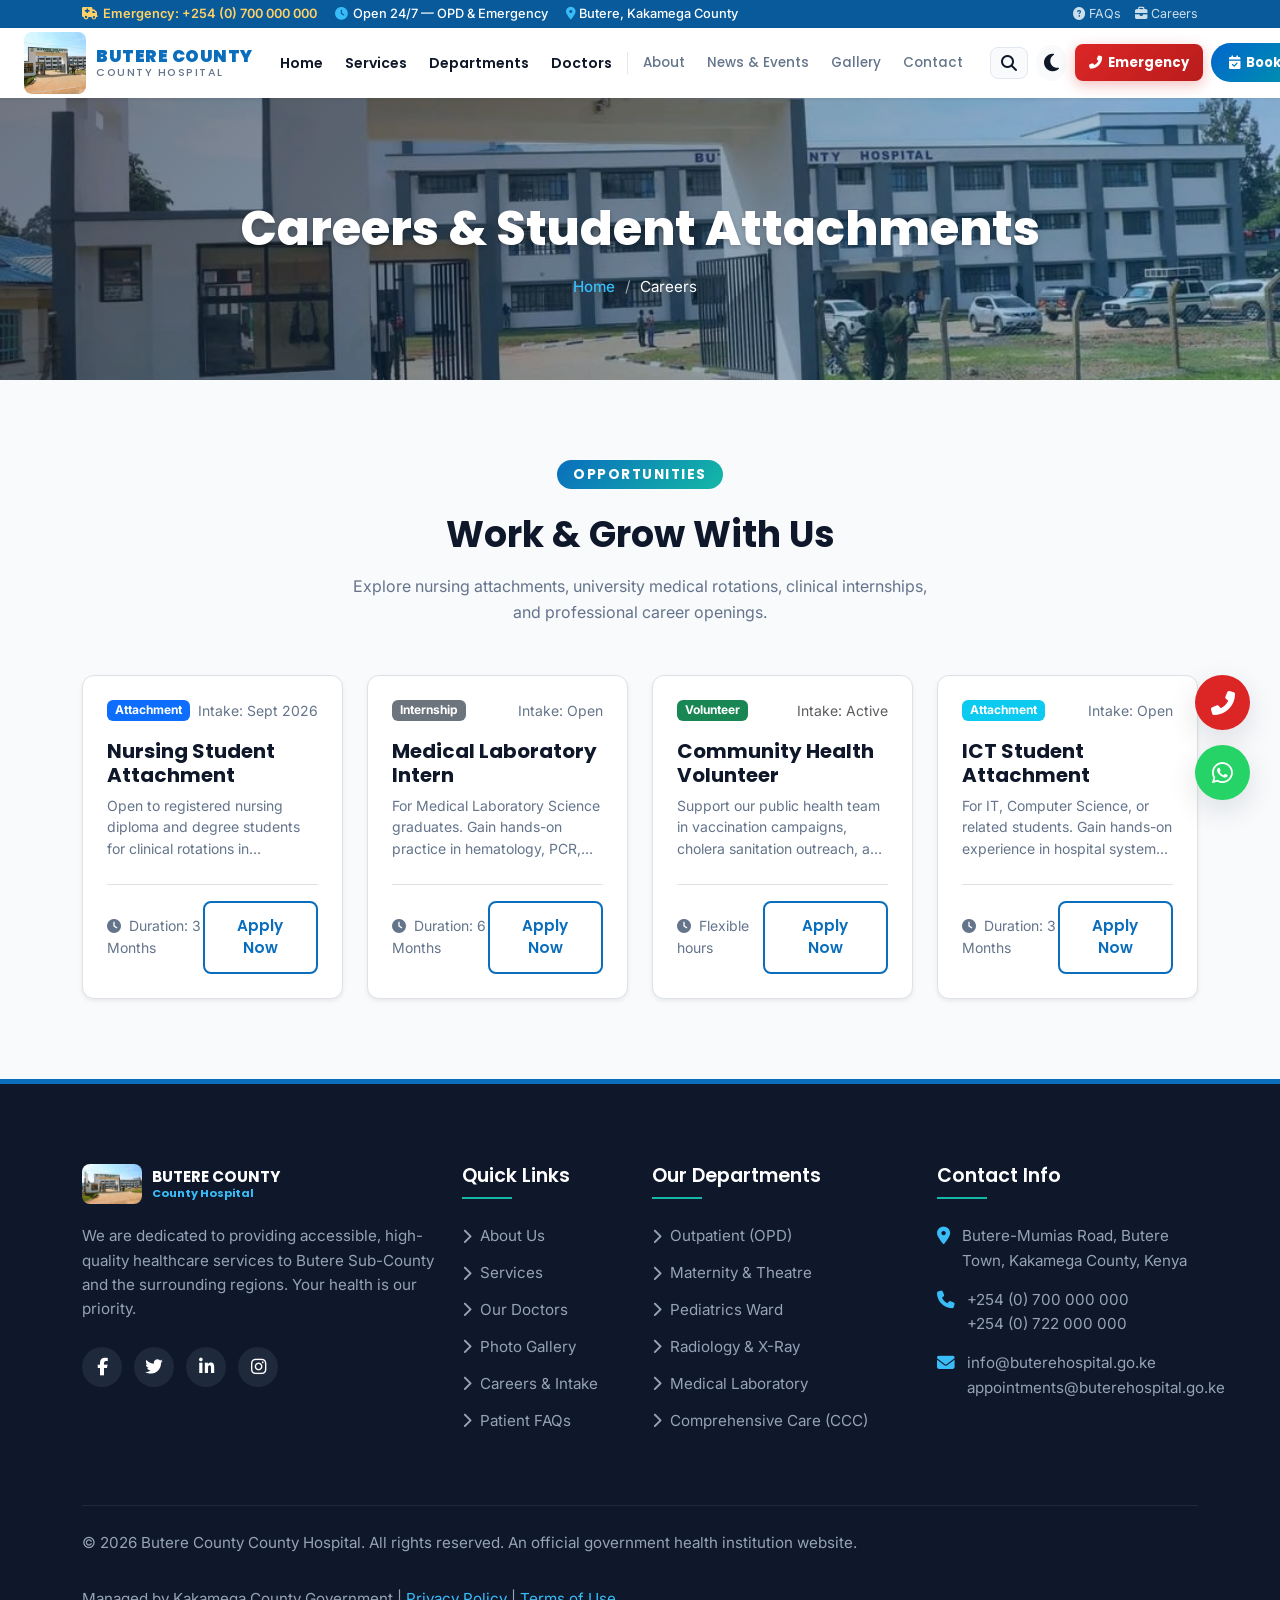
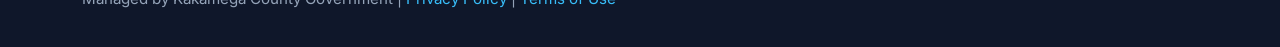
<file: careers.html>
<!DOCTYPE html>
<html lang="en">

<head>
  <meta charset="UTF-8">
  <link rel="icon" type="image/x-icon" href="favicon.ico">
  <meta name="viewport" content="width=device-width, initial-scale=1.0">
  <title>Careers & Attachments - Butere County County Hospital</title>
  <meta name="description"
    content="Explore job openings, student internships, county medical attachments, and volunteer programs at Butere.">
  <!-- Bootstrap 5 CSS -->
  <link href="https://cdn.jsdelivr.net/npm/bootstrap@5.3.0/dist/css/bootstrap.min.css" rel="stylesheet">
  <!-- Font Awesome -->
  <link href="https://cdnjs.cloudflare.com/ajax/libs/font-awesome/6.4.0/css/all.min.css" rel="stylesheet">
  <!-- AOS Animation -->
  <link href="https://unpkg.com/aos@2.3.1/dist/aos.css" rel="stylesheet">
  <!-- Custom Style -->
  <link rel="stylesheet" href="css/style.css">
</head>

<body>
  <!-- Top Bar -->
  <div class="top-bar">
    <div class="container top-bar-content">
      <div class="top-bar-info">
        <a href="tel:+254700000000" class="top-bar-emergency">
          <i class="fa-solid fa-truck-medical"></i> Emergency: +254 (0) 700 000 000
        </a>
        <span><i class="fa-solid fa-clock"></i> Open 24/7 &mdash; OPD &amp; Emergency</span>
        <span class="d-none d-md-inline"><i class="fa-solid fa-location-dot"></i> Butere, Kakamega County</span>
      </div>
      <div class="top-bar-links">
        <a href="faq.html"><i class="fa-solid fa-circle-question"></i> FAQs</a>
        <a href="careers.html"><i class="fa-solid fa-briefcase"></i> Careers</a>
      </div>
    </div>
  </div>
  <!-- Navbar -->
  <nav class="navbar navbar-expand-xl main-navbar">
    <div class="container-fluid px-lg-4 px-3">
      <a class="navbar-brand navbar-brand-custom" href="index.html">
        <img src="images/hero-hospital.png" alt="Butere County Hospital Logo">
        <span>
          <strong>BUTERE COUNTY</strong>
          <span class="brand-sub">County Hospital</span>
        </span>
      </a>
      <button class="navbar-toggler" type="button" data-bs-toggle="collapse" data-bs-target="#mainNavbarContent"
        aria-controls="mainNavbarContent" aria-expanded="false" aria-label="Toggle navigation">
        <span class="navbar-toggler-icon"></span>
      </button>
      <div class="collapse navbar-collapse" id="mainNavbarContent">
        <ul class="navbar-nav mx-auto mb-2 mb-lg-0 align-items-lg-center">
          <li class="nav-item"><a class="nav-link" href="index.html">Home</a></li>
          <li class="nav-item"><a class="nav-link" href="services.html">Services</a></li>
          <li class="nav-item mega-menu-item dropdown">
            <a class="nav-link dropdown-toggle" href="departments.html" id="deptDropdown" role="button"
              data-bs-toggle="dropdown" aria-expanded="false">
              Departments
            </a>
            <div class="dropdown-menu mega-menu" aria-labelledby="deptDropdown">
              <div class="mega-menu-grid">
                <a href="departments.html" class="mega-menu-item-link"><i
                    class="fa-solid fa-stethoscope text-primary"></i><span>Outpatient (OPD)</span></a>
                <a href="departments.html" class="mega-menu-item-link"><i
                    class="fa-solid fa-baby text-primary"></i><span>Maternity &amp; Theatre</span></a>
                <a href="departments.html" class="mega-menu-item-link"><i
                    class="fa-solid fa-child text-primary"></i><span>Pediatrics Ward</span></a>
                <a href="departments.html" class="mega-menu-item-link"><i
                    class="fa-solid fa-flask text-primary"></i><span>Medical Laboratory</span></a>
                <a href="departments.html" class="mega-menu-item-link"><i
                    class="fa-solid fa-pills text-primary"></i><span>Pharmacy</span></a>
                <a href="departments.html" class="mega-menu-item-link"><i
                    class="fa-solid fa-x-ray text-primary"></i><span>Radiology &amp; X-Ray</span></a>
                <a href="departments.html" class="mega-menu-item-link"><i
                    class="fa-solid fa-tooth text-primary"></i><span>Dental Clinic</span></a>
                <a href="departments.html" class="mega-menu-item-link"><i
                    class="fa-solid fa-ribbon text-primary"></i><span>Comprehensive Care (CCC)</span></a>
              </div>
            </div>
          </li>
          <li class="nav-item"><a class="nav-link" href="doctors.html">Doctors</a></li>
          <li class="nav-divider d-none d-xl-block"></li>
          <li class="nav-item nav-secondary"><a class="nav-link" href="about.html">About</a></li>
          <li class="nav-item nav-secondary"><a class="nav-link" href="news.html">News &amp; Events</a></li>
          <li class="nav-item nav-secondary"><a class="nav-link" href="gallery.html">Gallery</a></li>
          <li class="nav-item nav-secondary"><a class="nav-link" href="contact.html">Contact</a></li>
        </ul>
        <div class="d-flex align-items-center gap-2 navbar-actions ms-lg-3">
          <button class="navbar-icon-btn" id="search-toggle" aria-label="Search">
            <i class="fa-solid fa-magnifying-glass"></i>
          </button>
          <button id="theme-toggle" class="navbar-icon-btn theme-toggle-btn" aria-label="Toggle dark mode">
            <i class="fa-solid fa-moon"></i>
          </button>
          <a href="tel:+254700000000" class="btn-emergency-nav d-none d-xl-inline-flex">
            <i class="fa-solid fa-phone-flip"></i> Emergency
          </a>
          <a href="appointments.html" class="btn-appointment-nav">
            <i class="fa-solid fa-calendar-check"></i> Book Appointment
          </a>
        </div>
      </div>
    </div>
  </nav>

  <!-- Search Overlay -->
  <div class="search-overlay" id="search-overlay">
    <div class="search-overlay-inner">
      <i class="fa-solid fa-magnifying-glass" style="color: var(--text-muted); font-size:1.1rem;"></i>
      <input type="search" class="search-overlay-input" id="site-search-input"
        placeholder="Search departments, doctors, services..." autocomplete="off">
      <button class="search-overlay-close" id="search-close"><i class="fa-solid fa-xmark"></i></button>
    </div>
  </div>


  <!-- Page Header -->
  <header class="page-header">
    <div class="container">
      <h1>Careers & Student Attachments</h1>
      <ul class="breadcrumb-custom">
        <li><a href="index.html">Home</a></li>
        <li class="active">Careers</li>
      </ul>
    </div>
  </header>

  <!-- Vacancies & Listings -->
  <section class="section-padding">
    <div class="container">
      <div class="section-title-wrapper" data-aos="fade-up">
        <span class="badge">OPPORTUNITIES</span>
        <h2 class="mt-2">Work & Grow With Us</h2>
        <p>Explore nursing attachments, university medical rotations, clinical internships, and professional career
          openings.</p>
      </div>

      <div class="row g-4">
        <!-- Opportunity 1 -->
        <div class="col-lg-3 col-md-6" data-aos="fade-up" data-aos-delay="100">
          <div class="card border p-4 shadow-sm"
            style="border-radius: var(--radius-md); background-color: var(--bg-white);">
            <div class="d-flex justify-content-between align-items-start mb-3">
              <span class="badge bg-primary text-white">Attachment</span>
              <span class="small" style="color: var(--text-muted);">Intake: Sept 2026</span>
            </div>
            <h3 class="h5 fw-bold mb-2" style="color: var(--text-dark);">Nursing Student Attachment</h3>
            <p class="small mb-4 card-desc" style="color: var(--text-muted);">Open to registered nursing diploma and
              degree students for clinical rotations in Maternity, Pediatric, and general wards.</p>
            <div class="mt-auto d-flex justify-content-between align-items-center border-top pt-3">
              <span class="small" style="color: var(--text-muted);"><i class="fa-solid fa-clock me-1"></i> Duration: 3
                Months</span>
              <button class="btn btn-sm btn-custom btn-custom-secondary" data-tally-open="Gx5bkz" data-tally-layout="modal" data-tally-width="700" data-tally-position="Nursing Student Attachment">Apply Now</button>
            </div>
          </div>
        </div>

        <!-- Opportunity 2 -->
        <div class="col-lg-3 col-md-6" data-aos="fade-up" data-aos-delay="200">
          <div class="card border p-4 shadow-sm"
            style="border-radius: var(--radius-md); background-color: var(--bg-white);">
            <div class="d-flex justify-content-between align-items-start mb-3">
              <span class="badge bg-secondary text-white">Internship</span>
              <span class="small" style="color: var(--text-muted);">Intake: Open</span>
            </div>
            <h3 class="h5 fw-bold mb-2" style="color: var(--text-dark);">Medical Laboratory Intern</h3>
            <p class="small mb-4 card-desc" style="color: var(--text-muted);">For Medical Laboratory Science graduates.
              Gain hands-on practice in hematology, PCR, serology, and automation blocks.</p>
            <div class="mt-auto d-flex justify-content-between align-items-center border-top pt-3">
              <span class="small" style="color: var(--text-muted);"><i class="fa-solid fa-clock me-1"></i> Duration: 6
                Months</span>
              <button class="btn btn-sm btn-custom btn-custom-secondary" data-tally-open="Gx5bkz" data-tally-layout="modal" data-tally-width="700" data-tally-position="Medical Laboratory Intern">Apply Now</button>
            </div>
          </div>
        </div>

        <!-- Opportunity 3 -->
        <div class="col-lg-3 col-md-6" data-aos="fade-up" data-aos-delay="300">
          <div class="card border p-4 shadow-sm"
            style="border-radius: var(--radius-md); background-color: var(--bg-white);">
            <div class="d-flex justify-content-between align-items-start mb-3">
              <span class="badge bg-success text-white">Volunteer</span>
              <span class="text-muted small">Intake: Active</span>
            </div>
            <h3 class="h5 fw-bold mb-2" style="color: var(--text-dark);">Community Health Volunteer</h3>
            <p class="small mb-4 card-desc" style="color: var(--text-muted);">Support our public health team in
              vaccination campaigns, cholera sanitation outreach, and family planning programs.</p>
            <div class="mt-auto d-flex justify-content-between align-items-center border-top pt-3">
              <span class="small" style="color: var(--text-muted);"><i class="fa-solid fa-clock me-1"></i> Flexible
                hours</span>
              <button class="btn btn-sm btn-custom btn-custom-secondary" data-tally-open="Gx5bkz" data-tally-layout="modal" data-tally-width="700" data-tally-position="Community Health Volunteer">Apply Now</button>
            </div>
          </div>
        </div>

        <!-- Opportunity 4 -->
        <div class="col-lg-3 col-md-6" data-aos="fade-up" data-aos-delay="400">
          <div class="card border p-4 shadow-sm"
            style="border-radius: var(--radius-md); background-color: var(--bg-card); color: var(--text-body);">
            <div class="d-flex justify-content-between align-items-start mb-3">
              <span class="badge bg-info text-white">Attachment</span>
              <span class="small" style="color: var(--text-muted);">Intake: Open</span>
            </div>
            <h3 class="h5 fw-bold mb-2" style="color: var(--text-dark);">ICT Student Attachment</h3>
            <p class="small mb-4 card-desc" style="color: var(--text-muted);">For IT, Computer Science, or related
              students. Gain hands-on experience in hospital systems, networking, and health informatics.</p>
            <div class="mt-auto d-flex justify-content-between align-items-center border-top pt-3">
              <span class="small" style="color: var(--text-muted);"><i class="fa-solid fa-clock me-1"></i> Duration: 3
                Months</span>
              <button class="btn btn-sm btn-custom btn-custom-secondary" data-tally-open="Gx5bkz" data-tally-layout="modal" data-tally-width="700" data-tally-position="ICT Student Attachment">Apply Now</button>
            </div>
          </div>
        </div>
      </div>
    </div>
  </section>



  <!-- Footer -->
  <footer class="hospital-footer">
    <div class="container">
      <div class="row g-4">
        <div class="col-lg-4 col-md-6">
          <div class="footer-logo-wrapper">
            <img src="images/hero-hospital.png" alt="Butere County Hospital Logo"
              style="border-radius: var(--radius-sm); object-fit: cover;">
            <span class="footer-logo-text">
              BUTERE COUNTY
              <span>County Hospital</span>
            </span>
          </div>
          <p class="mb-4">We are dedicated to providing accessible, high-quality healthcare services to Butere
            Sub-County and the surrounding regions. Your health is our priority.</p>
          <div class="footer-social-icons">
            <a href="#" aria-label="Facebook"><i class="fa-brands fa-facebook-f"></i></a>
            <a href="#" aria-label="Twitter"><i class="fa-brands fa-twitter"></i></a>
            <a href="#" aria-label="Linkedin"><i class="fa-brands fa-linkedin-in"></i></a>
            <a href="#" aria-label="Instagram"><i class="fa-brands fa-instagram"></i></a>
          </div>
        </div>

        <div class="col-lg-2 col-md-6">
          <h4 class="footer-title">Quick Links</h4>
          <ul class="footer-links">
            <li><a href="about.html"><i class="fa-solid fa-chevron-right"></i> About Us</a></li>
            <li><a href="services.html"><i class="fa-solid fa-chevron-right"></i> Services</a></li>
            <li><a href="doctors.html"><i class="fa-solid fa-chevron-right"></i> Our Doctors</a></li>
            <li><a href="gallery.html"><i class="fa-solid fa-chevron-right"></i> Photo Gallery</a></li>
            <li><a href="careers.html"><i class="fa-solid fa-chevron-right"></i> Careers & Intake</a></li>
            <li><a href="faq.html"><i class="fa-solid fa-chevron-right"></i> Patient FAQs</a></li>
          </ul>
        </div>

        <div class="col-lg-3 col-md-6">
          <h4 class="footer-title">Our Departments</h4>
          <ul class="footer-links">
            <li><a href="departments.html"><i class="fa-solid fa-chevron-right"></i> Outpatient (OPD)</a></li>
            <li><a href="departments.html"><i class="fa-solid fa-chevron-right"></i> Maternity & Theatre</a></li>
            <li><a href="departments.html"><i class="fa-solid fa-chevron-right"></i> Pediatrics Ward</a></li>
            <li><a href="departments.html"><i class="fa-solid fa-chevron-right"></i> Radiology & X-Ray</a></li>
            <li><a href="departments.html"><i class="fa-solid fa-chevron-right"></i> Medical Laboratory</a></li>
            <li><a href="departments.html"><i class="fa-solid fa-chevron-right"></i> Comprehensive Care (CCC)</a></li>
          </ul>
        </div>

        <div class="col-lg-3 col-md-6">
          <h4 class="footer-title">Contact Info</h4>
          <ul class="footer-contact-list">
            <li>
              <i class="fa-solid fa-location-dot"></i>
              <span>Butere-Mumias Road, Butere Town, Kakamega County, Kenya</span>
            </li>
            <li>
              <i class="fa-solid fa-phone"></i>
              <span>+254 (0) 700 000 000<br>+254 (0) 722 000 000</span>
            </li>
            <li>
              <i class="fa-solid fa-envelope"></i>
              <span>info@buterehospital.go.ke<br>appointments@buterehospital.go.ke</span>
            </li>
          </ul>
        </div>
      </div>

      <div class="footer-bottom">
        <p>&copy; 2026 Butere County County Hospital. All rights reserved. An official government health institution
          website.</p>
        <p>Managed by Kakamega County Government | <a href="#" style="color: var(--accent);">Privacy Policy</a> | <a
            href="#" style="color: var(--accent);">Terms of Use</a></p>
      </div>
    </div>
  </footer>

  <!-- Floating Buttons -->
  <div class="floating-actions">
    <a href="tel:+254700000000" class="float-btn btn-emergency-float" aria-label="Call Emergency Hotline">
      <i class="fa-solid fa-phone-flip"></i>
    </a>
    <a href="https://wa.me/254700000000" target="_blank" class="float-btn btn-whatsapp-float"
      aria-label="Chat via WhatsApp">
      <i class="fa-brands fa-whatsapp"></i>
    </a>
    <button class="float-btn btn-scroll-top" aria-label="Scroll back to top">
      <i class="fa-solid fa-chevron-up"></i>
    </button>
  </div>

  <!-- Bootstrap 5 Bundle JS -->
  <script src="https://cdn.jsdelivr.net/npm/bootstrap@5.3.0/dist/js/bootstrap.bundle.min.js"></script>
  <!-- AOS Scroll Animation JS -->
  <script src="https://unpkg.com/aos@2.3.1/dist/aos.js"></script>
  <!-- Custom JS -->
  <script src="js/main.js"></script>
  <script>
    // Initialize AOS
    AOS.init({
      duration: 800,
      once: true,
      offset: 100
    });
  </script>
  <script async src="https://tally.so/widgets/embed.js"></script>
</body>

</html>
</file>
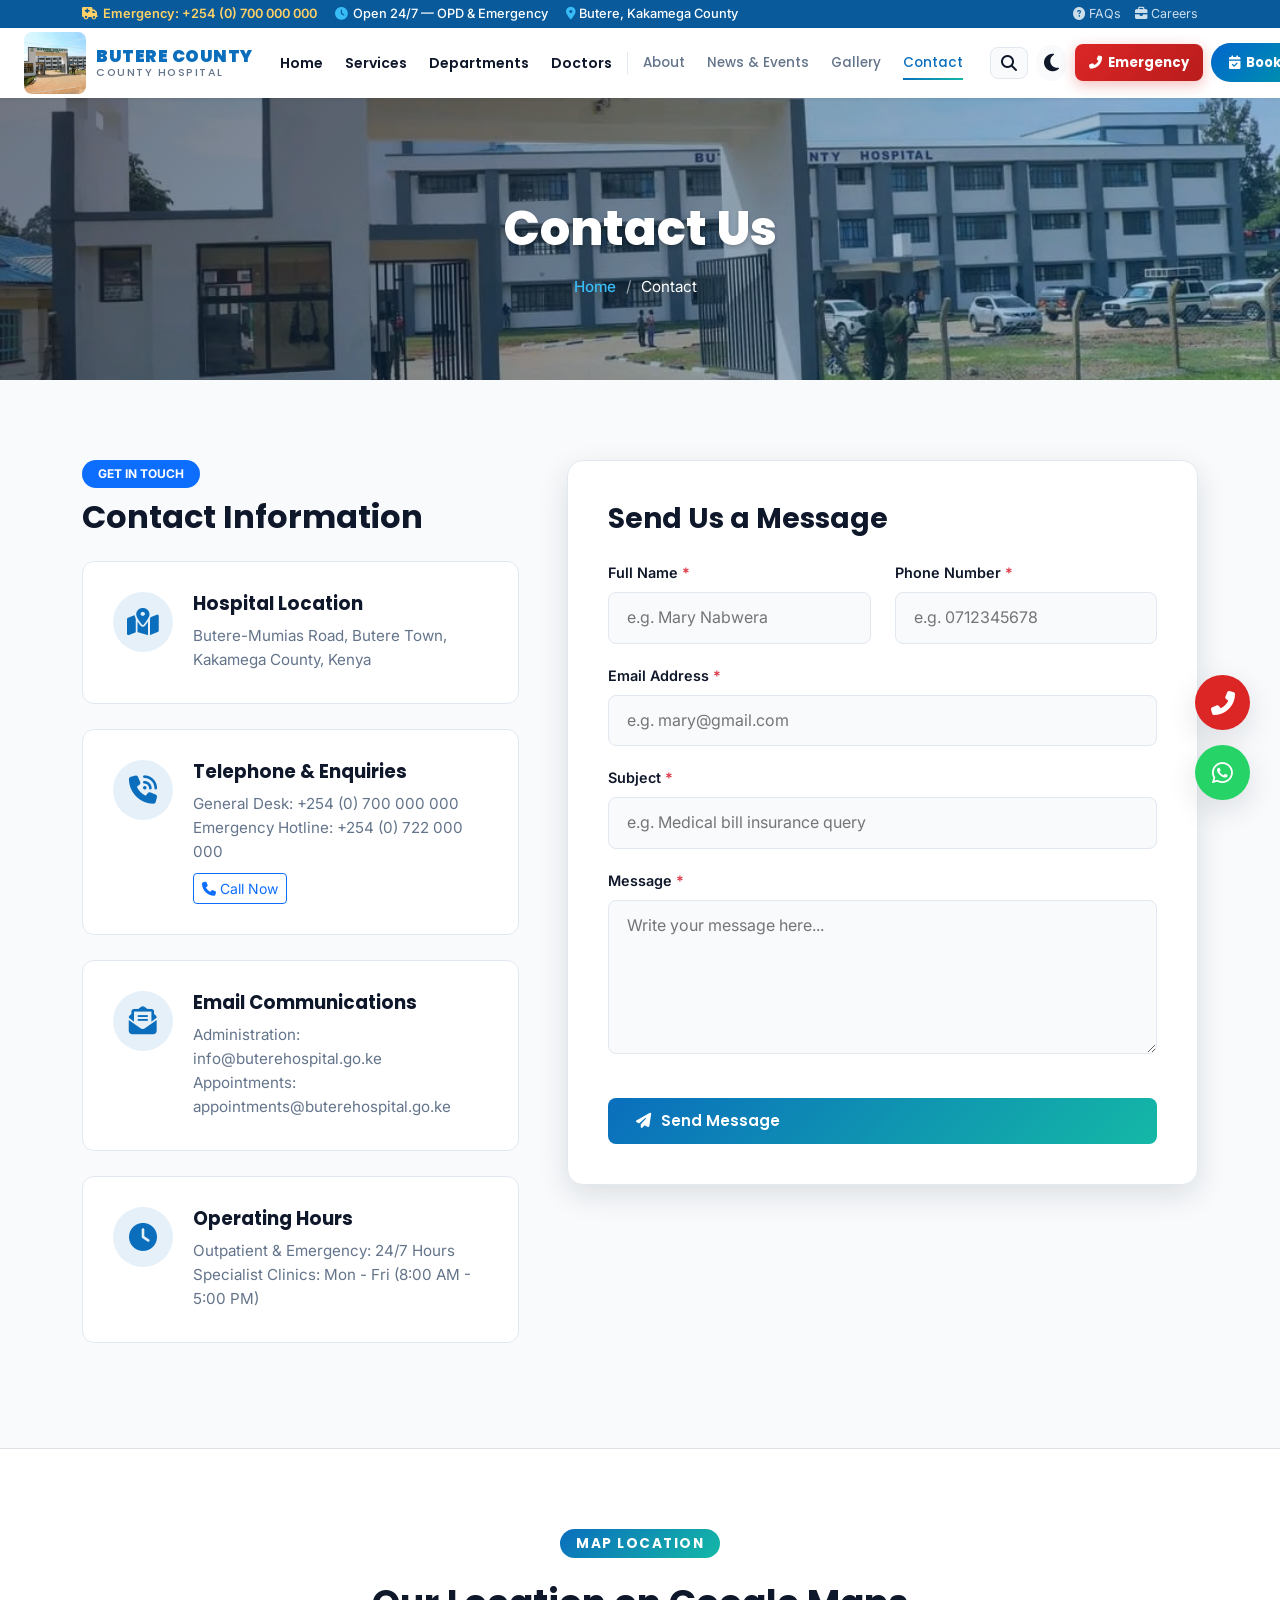
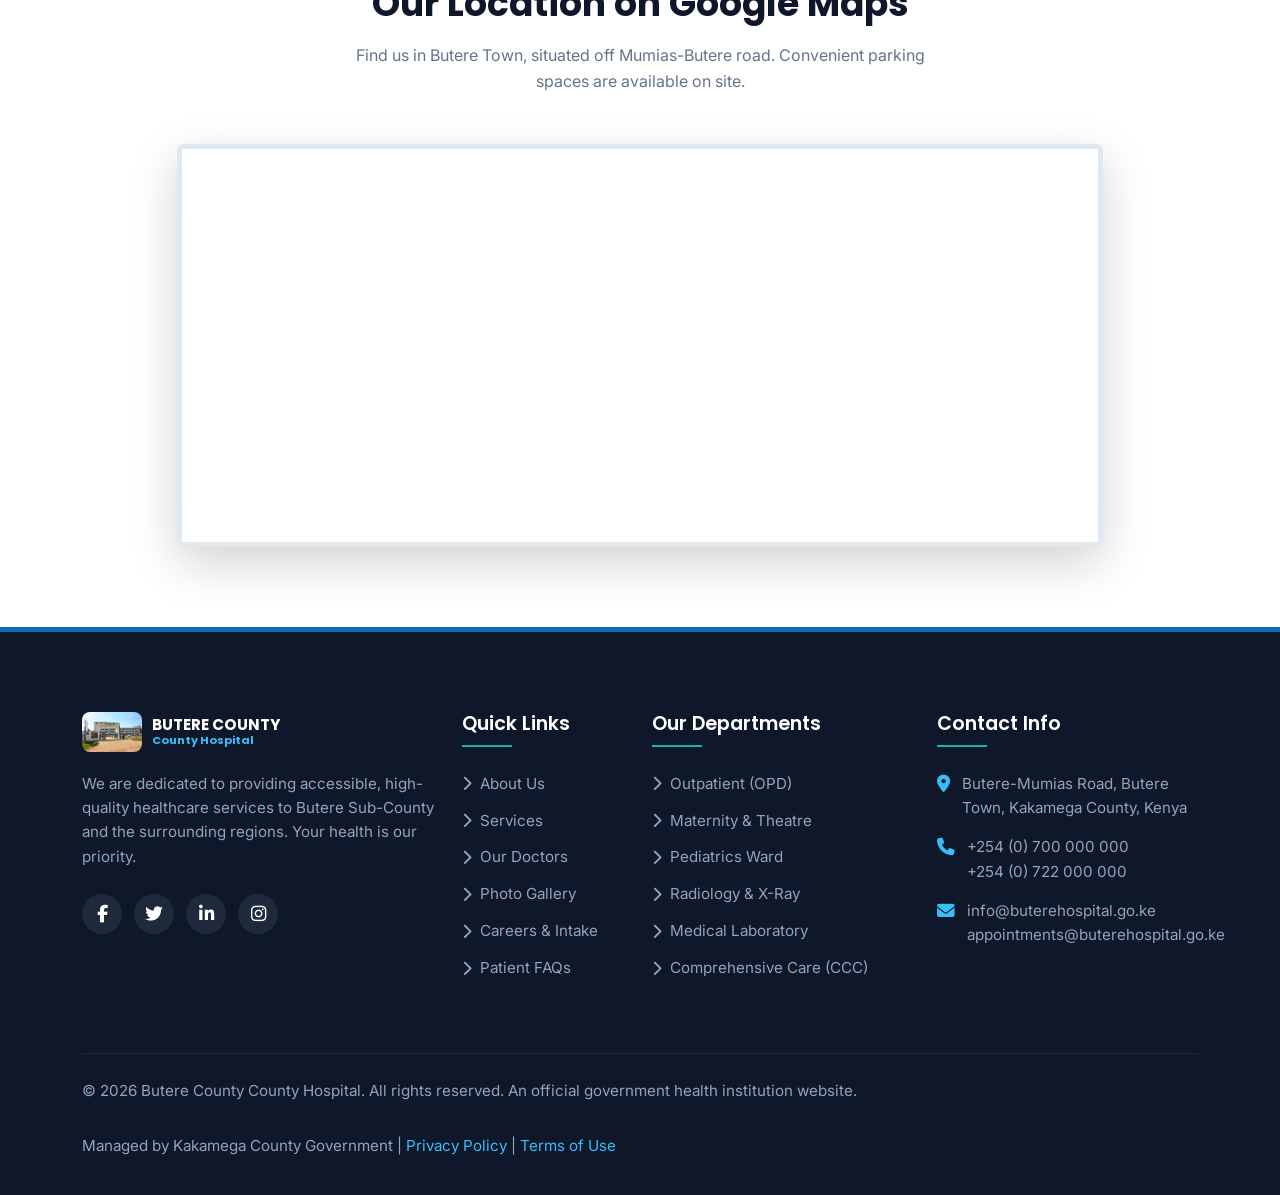
<file: contact.html>
<!DOCTYPE html>
<html lang="en">
<head>
  <meta charset="UTF-8">
  <link rel="icon" type="image/x-icon" href="favicon.ico">
  <meta name="viewport" content="width=device-width, initial-scale=1.0">
  <title>Contact Us - Butere County County Hospital</title>
  <meta name="description" content="Get in touch with Butere County County Hospital. View our location map, opening hours, emergency hotlines, and send us a message.">
  <!-- Bootstrap 5 CSS -->
  <link href="https://cdn.jsdelivr.net/npm/bootstrap@5.3.0/dist/css/bootstrap.min.css" rel="stylesheet">
  <!-- Font Awesome -->
  <link href="https://cdnjs.cloudflare.com/ajax/libs/font-awesome/6.4.0/css/all.min.css" rel="stylesheet">
  <!-- AOS Animation -->
  <link href="https://unpkg.com/aos@2.3.1/dist/aos.css" rel="stylesheet">
  <!-- Custom Style -->
  <link rel="stylesheet" href="css/style.css">
</head>
<body>
  <!-- Top Bar -->
  <div class="top-bar">
    <div class="container top-bar-content">
      <div class="top-bar-info">
        <a href="tel:+254700000000" class="top-bar-emergency">
          <i class="fa-solid fa-truck-medical"></i> Emergency: +254 (0) 700 000 000
        </a>
        <span><i class="fa-solid fa-clock"></i> Open 24/7 &mdash; OPD &amp; Emergency</span>
        <span class="d-none d-md-inline"><i class="fa-solid fa-location-dot"></i> Butere, Kakamega County</span>
      </div>
      <div class="top-bar-links">
        <a href="faq.html"><i class="fa-solid fa-circle-question"></i> FAQs</a>
        <a href="careers.html"><i class="fa-solid fa-briefcase"></i> Careers</a>
      </div>
    </div>
  </div>
  <!-- Navbar -->
  <nav class="navbar navbar-expand-xl main-navbar">
    <div class="container-fluid px-lg-4 px-3">
      <a class="navbar-brand navbar-brand-custom" href="index.html">
        <img src="images/hero-hospital.png" alt="Butere County Hospital Logo">
        <span>
          <strong>BUTERE COUNTY</strong>
          <span class="brand-sub">County Hospital</span>
        </span>
      </a>
      <button class="navbar-toggler" type="button" data-bs-toggle="collapse" data-bs-target="#mainNavbarContent" aria-controls="mainNavbarContent" aria-expanded="false" aria-label="Toggle navigation">
        <span class="navbar-toggler-icon"></span>
      </button>
      <div class="collapse navbar-collapse" id="mainNavbarContent">
        <ul class="navbar-nav mx-auto mb-2 mb-lg-0 align-items-lg-center">
          <li class="nav-item"><a class="nav-link" href="index.html">Home</a></li>
          <li class="nav-item"><a class="nav-link" href="services.html">Services</a></li>
          <li class="nav-item mega-menu-item dropdown">
            <a class="nav-link dropdown-toggle" href="departments.html" id="deptDropdown" role="button" data-bs-toggle="dropdown" aria-expanded="false">
              Departments
            </a>
            <div class="dropdown-menu mega-menu" aria-labelledby="deptDropdown">
              <div class="mega-menu-grid">
                <a href="departments.html" class="mega-menu-item-link"><i class="fa-solid fa-stethoscope text-primary"></i><span>Outpatient (OPD)</span></a>
                <a href="departments.html" class="mega-menu-item-link"><i class="fa-solid fa-baby text-primary"></i><span>Maternity &amp; Theatre</span></a>
                <a href="departments.html" class="mega-menu-item-link"><i class="fa-solid fa-child text-primary"></i><span>Pediatrics Ward</span></a>
                <a href="departments.html" class="mega-menu-item-link"><i class="fa-solid fa-flask text-primary"></i><span>Medical Laboratory</span></a>
                <a href="departments.html" class="mega-menu-item-link"><i class="fa-solid fa-pills text-primary"></i><span>Pharmacy</span></a>
                <a href="departments.html" class="mega-menu-item-link"><i class="fa-solid fa-x-ray text-primary"></i><span>Radiology &amp; X-Ray</span></a>
                <a href="departments.html" class="mega-menu-item-link"><i class="fa-solid fa-tooth text-primary"></i><span>Dental Clinic</span></a>
                <a href="departments.html" class="mega-menu-item-link"><i class="fa-solid fa-ribbon text-primary"></i><span>Comprehensive Care (CCC)</span></a>
              </div>
            </div>
          </li>
          <li class="nav-item"><a class="nav-link" href="doctors.html">Doctors</a></li>
          <li class="nav-divider d-none d-xl-block"></li>
          <li class="nav-item nav-secondary"><a class="nav-link" href="about.html">About</a></li>
          <li class="nav-item nav-secondary"><a class="nav-link" href="news.html">News &amp; Events</a></li>
          <li class="nav-item nav-secondary"><a class="nav-link" href="gallery.html">Gallery</a></li>
          <li class="nav-item nav-secondary"><a class="nav-link active" href="contact.html">Contact</a></li>
        </ul>
        <div class="d-flex align-items-center gap-2 navbar-actions ms-lg-3">
          <button class="navbar-icon-btn" id="search-toggle" aria-label="Search">
            <i class="fa-solid fa-magnifying-glass"></i>
          </button>
          <button id="theme-toggle" class="navbar-icon-btn theme-toggle-btn" aria-label="Toggle dark mode">
            <i class="fa-solid fa-moon"></i>
          </button>
          <a href="tel:+254700000000" class="btn-emergency-nav d-none d-xl-inline-flex">
            <i class="fa-solid fa-phone-flip"></i> Emergency
          </a>
          <a href="appointments.html" class="btn-appointment-nav">
            <i class="fa-solid fa-calendar-check"></i> Book Appointment
          </a>
        </div>
      </div>
    </div>
  </nav>

  <!-- Search Overlay -->
  <div class="search-overlay" id="search-overlay">
    <div class="search-overlay-inner">
      <i class="fa-solid fa-magnifying-glass" style="color: var(--text-muted); font-size:1.1rem;"></i>
      <input type="search" class="search-overlay-input" id="site-search-input" placeholder="Search departments, doctors, services..." autocomplete="off">
      <button class="search-overlay-close" id="search-close"><i class="fa-solid fa-xmark"></i></button>
    </div>
  </div>


  <!-- Page Header -->
  <header class="page-header">
    <div class="container">
      <h1>Contact Us</h1>
      <ul class="breadcrumb-custom">
        <li><a href="index.html">Home</a></li>
        <li class="active">Contact</li>
      </ul>
    </div>
  </header>

  <!-- Contact Info Grid & Form -->
  <section class="section-padding bg-light-gray">
    <div class="container">
      <div class="row g-5">
        
        <!-- Info Cards -->
        <div class="col-lg-5" data-aos="fade-right">
          <span class="badge bg-primary text-white mb-2 px-3 py-2 rounded-pill">GET IN TOUCH</span>
          <h2 class="mb-4">Contact Information</h2>
          
          <!-- Physical Location -->
          <div class="contact-info-card">
            <div class="contact-info-icon"><i class="fa-solid fa-map-location-dot"></i></div>
            <div class="contact-info-body">
              <h4>Hospital Location</h4>
              <p>Butere-Mumias Road, Butere Town, Kakamega County, Kenya</p>
            </div>
          </div>

          <!-- Phone Lines -->
          <div class="contact-info-card">
            <div class="contact-info-icon"><i class="fa-solid fa-phone-volume"></i></div>
            <div class="contact-info-body">
              <h4>Telephone & Enquiries</h4>
              <p>General Desk: +254 (0) 700 000 000<br>Emergency Hotline: +254 (0) 722 000 000</p>
              <div class="mt-2">
                <a href="tel:+254700000000" class="btn btn-sm btn-outline-primary"><i class="fa-solid fa-phone"></i> Call Now</a>
              </div>
            </div>
          </div>

          <!-- Emails -->
          <div class="contact-info-card">
            <div class="contact-info-icon"><i class="fa-solid fa-envelope-open-text"></i></div>
            <div class="contact-info-body">
              <h4>Email Communications</h4>
              <p>Administration: info@buterehospital.go.ke<br>Appointments: appointments@buterehospital.go.ke</p>
            </div>
          </div>

          <!-- Working hours -->
          <div class="contact-info-card">
            <div class="contact-info-icon"><i class="fa-solid fa-clock"></i></div>
            <div class="contact-info-body">
              <h4>Operating Hours</h4>
              <p>Outpatient & Emergency: 24/7 Hours<br>Specialist Clinics: Mon - Fri (8:00 AM - 5:00 PM)</p>
            </div>
          </div>

        </div>

        <!-- Contact Form -->
        <div class="col-lg-7" data-aos="fade-left">
          <div class="contact-form-wrapper">
            <h3 class="fw-bold mb-4">Send Us a Message</h3>
            
            <form id="contact-form" action="https://formspree.io/f/mwvzzbzk" method="POST" novalidate>
              <div class="row">
                <div class="col-md-6 form-group-custom">
                  <label for="cName" class="form-label-custom">Full Name <span class="text-danger">*</span></label>
                  <input type="text" id="cName" name="name" class="form-control-custom" placeholder="e.g. Mary Nabwera" required>
                  <div class="invalid-feedback">Please enter your name.</div>
                </div>

                <div class="col-md-6 form-group-custom">
                  <label for="cPhone" class="form-label-custom">Phone Number <span class="text-danger">*</span></label>
                  <input type="tel" id="cPhone" name="phone" class="form-control-custom" placeholder="e.g. 0712345678" required>
                  <div class="invalid-feedback">Please enter your phone number.</div>
                </div>

                <div class="col-md-12 form-group-custom">
                  <label for="cEmail" class="form-label-custom">Email Address <span class="text-danger">*</span></label>
                  <input type="email" id="cEmail" name="email" class="form-control-custom" placeholder="e.g. mary@gmail.com" required>
                  <div class="invalid-feedback">Please enter a valid email address.</div>
                </div>

                <div class="col-md-12 form-group-custom">
                  <label for="cSubject" class="form-label-custom">Subject <span class="text-danger">*</span></label>
                  <input type="text" id="cSubject" name="subject" class="form-control-custom" placeholder="e.g. Medical bill insurance query" required>
                  <div class="invalid-feedback">Please enter a subject.</div>
                </div>

                <div class="col-md-12 form-group-custom">
                  <label for="cMessage" class="form-label-custom">Message <span class="text-danger">*</span></label>
                  <textarea id="cMessage" name="message" rows="5" class="form-control-custom" placeholder="Write your message here..." required></textarea>
                  <div class="invalid-feedback">Please write a message.</div>
                </div>

                <div class="col-md-12 mt-3">
                  <button type="submit" class="btn btn-custom btn-custom-primary w-100"><i class="fa-solid fa-paper-plane"></i> Send Message</button>
                </div>
              </div>
            </form>
          </div>
        </div>

      </div>
    </div>
  </section>

  <!-- Google Maps Section -->
  <section class="section-padding bg-white border-top">
    <div class="container">
      <div class="section-title-wrapper" data-aos="fade-up">
        <span class="badge">MAP LOCATION</span>
        <h2 class="mt-2">Our Location on Google Maps</h2>
        <p>Find us in Butere Town, situated off Mumias-Butere road. Convenient parking spaces are available on site.</p>
      </div>

      <div class="row justify-content-center" data-aos="zoom-in">
        <div class="col-lg-10">
          <div class="ratio ratio-21x9 rounded shadow-lg overflow-hidden" style="border: 5px solid var(--border); min-height: 350px;">
            <!-- Official style Google maps embed code for Mumias/Butere region -->
            <iframe src="https://www.google.com/maps/embed?pb=!1m18!1m12!1m3!1d3989.155823733075!2d34.49830537496525!3d-0.20816919978978187!2m3!1f0!2f0!3f0!3m2!1i1024!2i768!4f13.1!3m3!1m2!1s0x1825595995555555%3A0x6b44a04d3e813a35!2sButere!5e0!3m2!1sen!2ske!4v1700000000000!5m2!1sen!2ske" style="border:0;" allowfullscreen="" loading="lazy" referrerpolicy="no-referrer-when-downgrade"></iframe>
          </div>
        </div>
      </div>
    </div>
  </section>

  <!-- Success Modal -->
  <div class="modal fade" id="contactSuccessModal" tabindex="-1" aria-labelledby="contactSuccessModalLabel" aria-hidden="true">
    <div class="modal-dialog modal-dialog-centered">
      <div class="modal-content" style="border-radius: var(--radius-md); background-color: var(--bg-white); border-top: 5px solid var(--success);">
        <div class="modal-header border-bottom-0">
          <h5 class="modal-title fw-bold text-success" id="contactSuccessModalLabel"><i class="fa-solid fa-circle-check"></i> Message Sent</h5>
          <button type="button" class="btn-close" data-bs-dismiss="modal" aria-label="Close"></button>
        </div>
        <div class="modal-body text-center py-4">
          <div class="text-success display-4 mb-3"><i class="fa-solid fa-envelope-circle-check"></i></div>
          <p class="lead fw-bold" style="color: var(--text-dark);">Thank you for contacting us!</p>
          <p class="text-muted font-body">We have received your message. Our administrative desk will review your enquiry and get back to you via your email address within 24 hours.</p>
          <button type="button" class="btn btn-custom btn-custom-primary mt-3" data-bs-dismiss="modal">Close</button>
        </div>
      </div>
    </div>
  </div>

  <!-- Footer -->
  <footer class="hospital-footer">
    <div class="container">
      <div class="row g-4">
        <div class="col-lg-4 col-md-6">
          <div class="footer-logo-wrapper">
            <img src="images/hero-hospital.png" alt="Butere County Hospital Logo" style="border-radius: var(--radius-sm); object-fit: cover;">
            <span class="footer-logo-text">
              BUTERE COUNTY
              <span>County Hospital</span>
            </span>
          </div>
          <p class="mb-4">We are dedicated to providing accessible, high-quality healthcare services to Butere Sub-County and the surrounding regions. Your health is our priority.</p>
          <div class="footer-social-icons">
            <a href="#" aria-label="Facebook"><i class="fa-brands fa-facebook-f"></i></a>
            <a href="#" aria-label="Twitter"><i class="fa-brands fa-twitter"></i></a>
            <a href="#" aria-label="Linkedin"><i class="fa-brands fa-linkedin-in"></i></a>
            <a href="#" aria-label="Instagram"><i class="fa-brands fa-instagram"></i></a>
          </div>
        </div>
        
        <div class="col-lg-2 col-md-6">
          <h4 class="footer-title">Quick Links</h4>
          <ul class="footer-links">
            <li><a href="about.html"><i class="fa-solid fa-chevron-right"></i> About Us</a></li>
            <li><a href="services.html"><i class="fa-solid fa-chevron-right"></i> Services</a></li>
            <li><a href="doctors.html"><i class="fa-solid fa-chevron-right"></i> Our Doctors</a></li>
            <li><a href="gallery.html"><i class="fa-solid fa-chevron-right"></i> Photo Gallery</a></li>
            <li><a href="careers.html"><i class="fa-solid fa-chevron-right"></i> Careers & Intake</a></li>
            <li><a href="faq.html"><i class="fa-solid fa-chevron-right"></i> Patient FAQs</a></li>
          </ul>
        </div>
        
        <div class="col-lg-3 col-md-6">
          <h4 class="footer-title">Our Departments</h4>
          <ul class="footer-links">
            <li><a href="departments.html"><i class="fa-solid fa-chevron-right"></i> Outpatient (OPD)</a></li>
            <li><a href="departments.html"><i class="fa-solid fa-chevron-right"></i> Maternity & Theatre</a></li>
            <li><a href="departments.html"><i class="fa-solid fa-chevron-right"></i> Pediatrics Ward</a></li>
            <li><a href="departments.html"><i class="fa-solid fa-chevron-right"></i> Radiology & X-Ray</a></li>
            <li><a href="departments.html"><i class="fa-solid fa-chevron-right"></i> Medical Laboratory</a></li>
            <li><a href="departments.html"><i class="fa-solid fa-chevron-right"></i> Comprehensive Care (CCC)</a></li>
          </ul>
        </div>
        
        <div class="col-lg-3 col-md-6">
          <h4 class="footer-title">Contact Info</h4>
          <ul class="footer-contact-list">
            <li>
              <i class="fa-solid fa-location-dot"></i>
              <span>Butere-Mumias Road, Butere Town, Kakamega County, Kenya</span>
            </li>
            <li>
              <i class="fa-solid fa-phone"></i>
              <span>+254 (0) 700 000 000<br>+254 (0) 722 000 000</span>
            </li>
            <li>
              <i class="fa-solid fa-envelope"></i>
              <span>info@buterehospital.go.ke<br>appointments@buterehospital.go.ke</span>
            </li>
          </ul>
        </div>
      </div>
      
      <div class="footer-bottom">
        <p>&copy; 2026 Butere County County Hospital. All rights reserved. An official government health institution website.</p>
        <p>Managed by Kakamega County Government | <a href="#" style="color: var(--accent);">Privacy Policy</a> | <a href="#" style="color: var(--accent);">Terms of Use</a></p>
      </div>
    </div>
  </footer>

  <!-- Floating Buttons -->
  <div class="floating-actions">
    <a href="tel:+254700000000" class="float-btn btn-emergency-float" aria-label="Call Emergency Hotline">
      <i class="fa-solid fa-phone-flip"></i>
    </a>
    <a href="https://wa.me/254700000000" target="_blank" class="float-btn btn-whatsapp-float" aria-label="Chat via WhatsApp">
      <i class="fa-brands fa-whatsapp"></i>
    </a>
    <button class="float-btn btn-scroll-top" aria-label="Scroll back to top">
      <i class="fa-solid fa-chevron-up"></i>
    </button>
  </div>

  <!-- Bootstrap 5 Bundle JS -->
  <script src="https://cdn.jsdelivr.net/npm/bootstrap@5.3.0/dist/js/bootstrap.bundle.min.js"></script>
  <!-- AOS Scroll Animation JS -->
  <script src="https://unpkg.com/aos@2.3.1/dist/aos.js"></script>
  <!-- Custom JS -->
  <script src="js/main.js"></script>
  <script>
    // Initialize AOS
    AOS.init({
      duration: 800,
      once: true,
      offset: 100
    });
  </script>
</body>
</html>
</file>
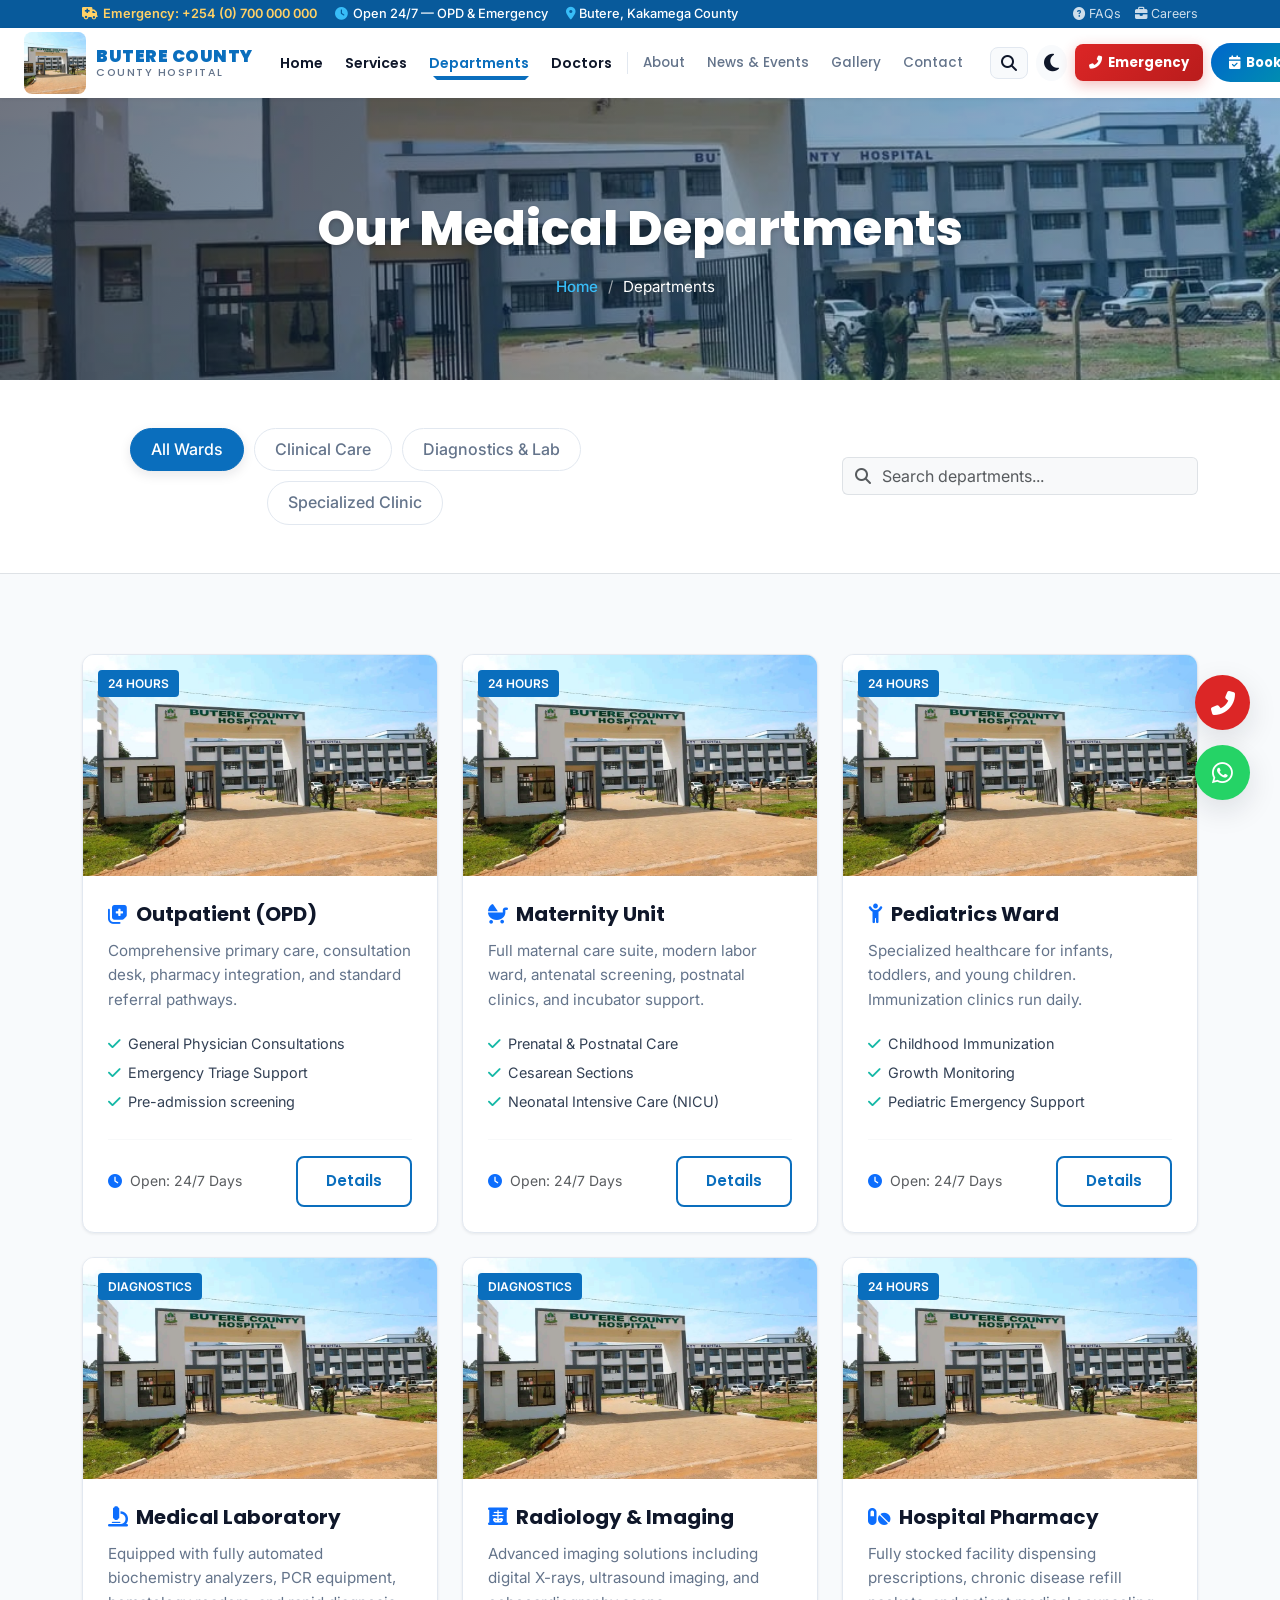
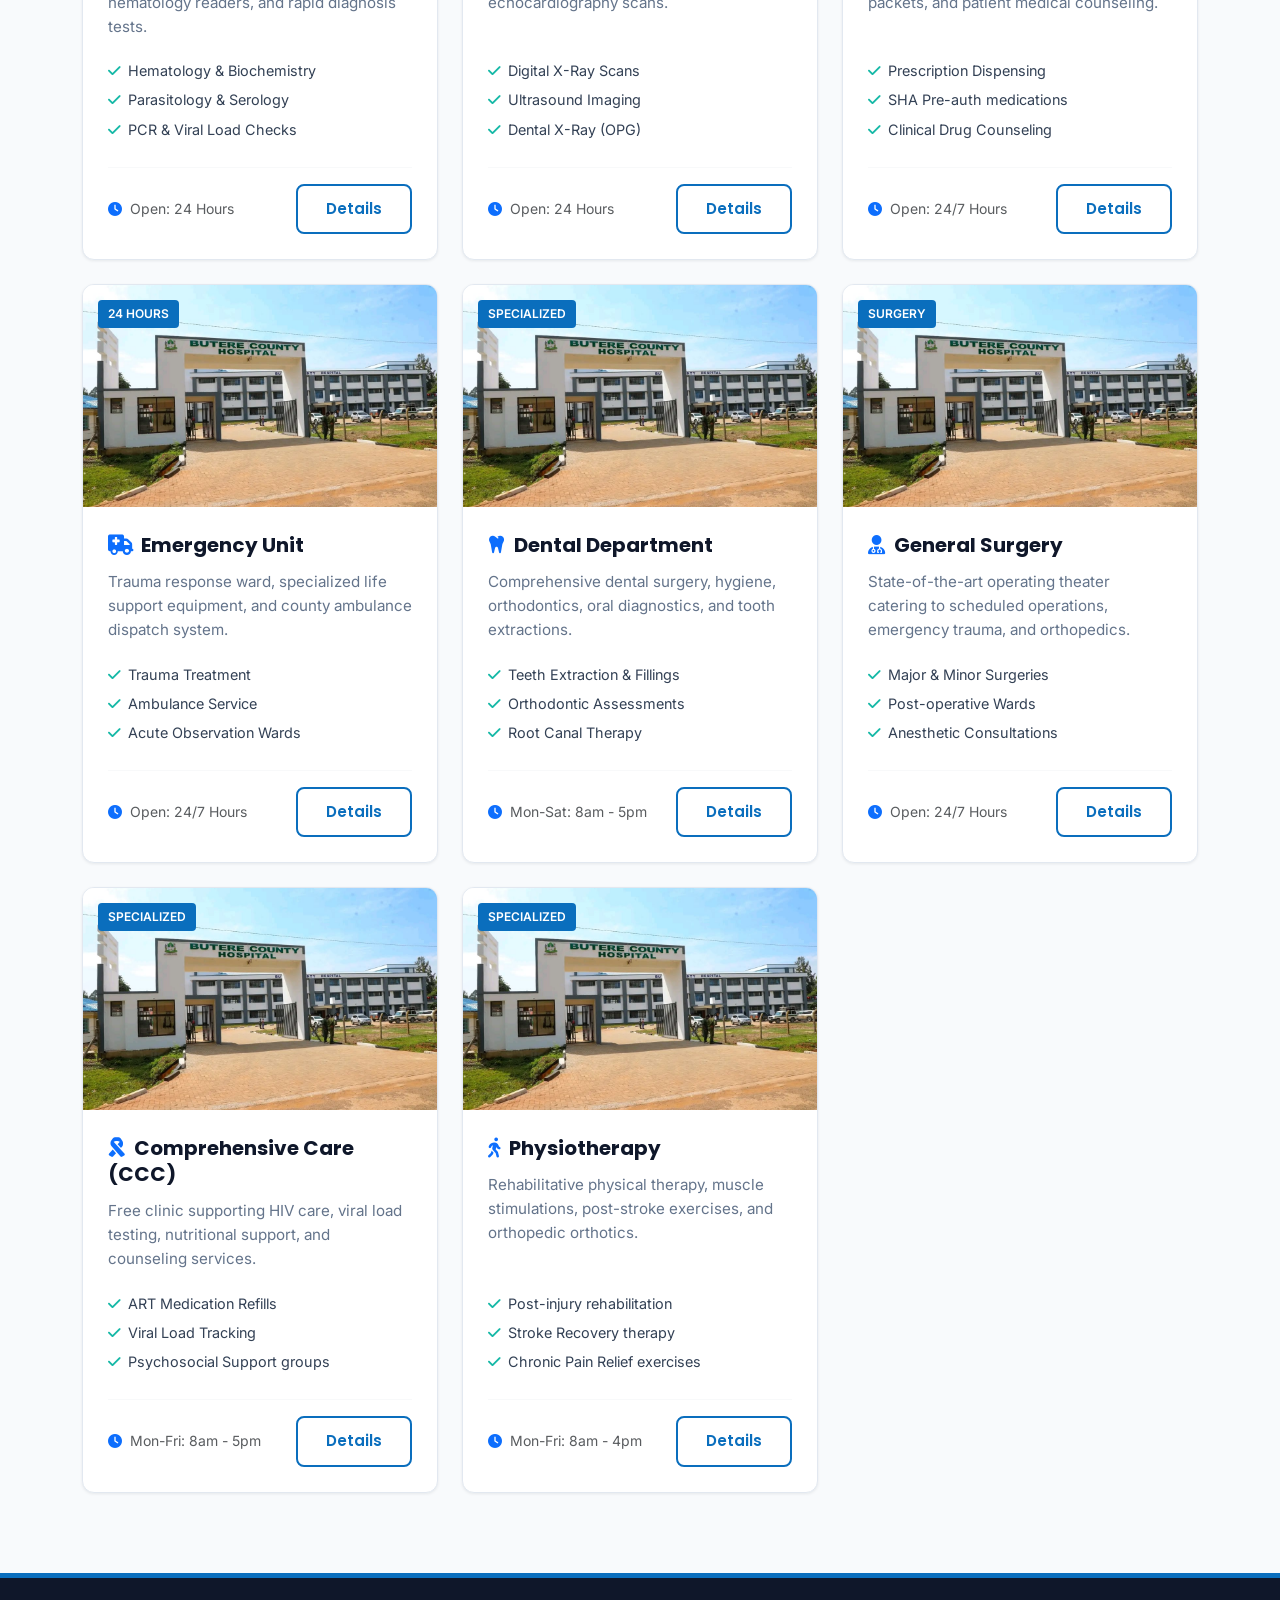
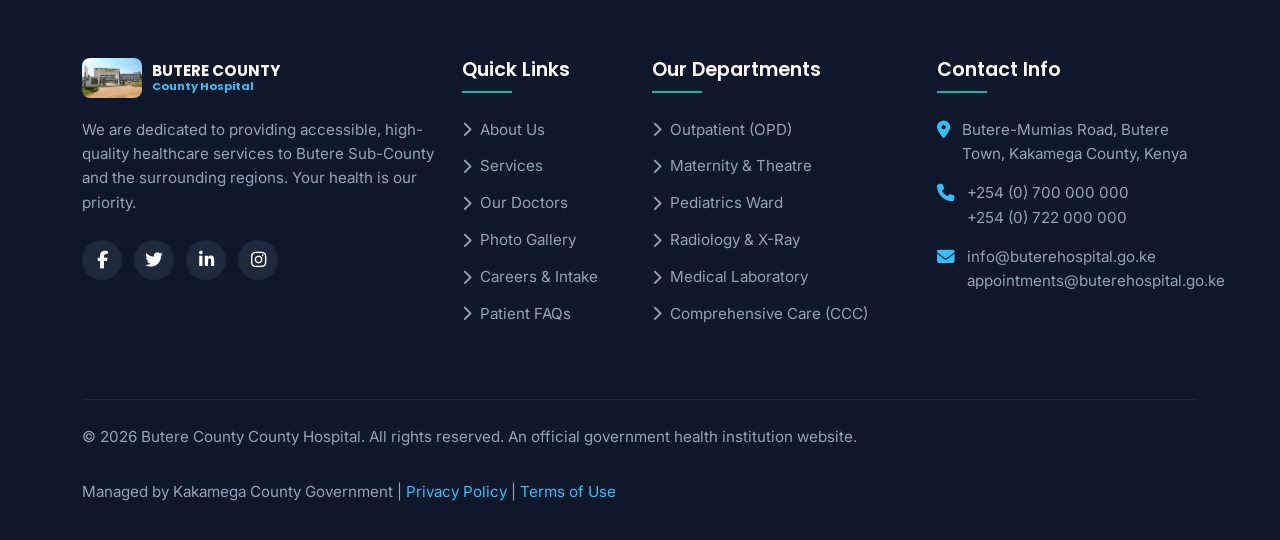
<file: departments.html>
<!DOCTYPE html>
<html lang="en">
<head>
  <meta charset="UTF-8">
  <link rel="icon" type="image/x-icon" href="favicon.ico">
  <meta name="viewport" content="width=device-width, initial-scale=1.0">
  <title>Our Departments - Butere County County Hospital</title>
  <meta name="description" content="Explore our specialized clinical departments including OPD, Maternity, Pediatrics, Laboratory, Radiology, Dental, Surgery, and more.">
  <!-- Bootstrap 5 CSS -->
  <link href="https://cdn.jsdelivr.net/npm/bootstrap@5.3.0/dist/css/bootstrap.min.css" rel="stylesheet">
  <!-- Font Awesome -->
  <link href="https://cdnjs.cloudflare.com/ajax/libs/font-awesome/6.4.0/css/all.min.css" rel="stylesheet">
  <!-- AOS Animation -->
  <link href="https://unpkg.com/aos@2.3.1/dist/aos.css" rel="stylesheet">
  <!-- Custom Style -->
  <link rel="stylesheet" href="css/style.css">
</head>
<body>
  <!-- Top Bar -->
  <div class="top-bar">
    <div class="container top-bar-content">
      <div class="top-bar-info">
        <a href="tel:+254700000000" class="top-bar-emergency">
          <i class="fa-solid fa-truck-medical"></i> Emergency: +254 (0) 700 000 000
        </a>
        <span><i class="fa-solid fa-clock"></i> Open 24/7 &mdash; OPD &amp; Emergency</span>
        <span class="d-none d-md-inline"><i class="fa-solid fa-location-dot"></i> Butere, Kakamega County</span>
      </div>
      <div class="top-bar-links">
        <a href="faq.html"><i class="fa-solid fa-circle-question"></i> FAQs</a>
        <a href="careers.html"><i class="fa-solid fa-briefcase"></i> Careers</a>
      </div>
    </div>
  </div>
  <!-- Navbar -->
  <nav class="navbar navbar-expand-xl main-navbar">
    <div class="container-fluid px-lg-4 px-3">
      <a class="navbar-brand navbar-brand-custom" href="index.html">
        <img src="images/hero-hospital.png" alt="Butere County Hospital Logo">
        <span>
          <strong>BUTERE COUNTY</strong>
          <span class="brand-sub">County Hospital</span>
        </span>
      </a>
      <button class="navbar-toggler" type="button" data-bs-toggle="collapse" data-bs-target="#mainNavbarContent" aria-controls="mainNavbarContent" aria-expanded="false" aria-label="Toggle navigation">
        <span class="navbar-toggler-icon"></span>
      </button>
      <div class="collapse navbar-collapse" id="mainNavbarContent">
        <ul class="navbar-nav mx-auto mb-2 mb-lg-0 align-items-lg-center">
          <li class="nav-item"><a class="nav-link" href="index.html">Home</a></li>
          <li class="nav-item"><a class="nav-link" href="services.html">Services</a></li>
          <li class="nav-item mega-menu-item dropdown">
            <a class="nav-link dropdown-toggle active" href="departments.html" id="deptDropdown" role="button" data-bs-toggle="dropdown" aria-expanded="false">
              Departments
            </a>
            <div class="dropdown-menu mega-menu" aria-labelledby="deptDropdown">
              <div class="mega-menu-grid">
                <a href="departments.html" class="mega-menu-item-link"><i class="fa-solid fa-stethoscope text-primary"></i><span>Outpatient (OPD)</span></a>
                <a href="departments.html" class="mega-menu-item-link"><i class="fa-solid fa-baby text-primary"></i><span>Maternity &amp; Theatre</span></a>
                <a href="departments.html" class="mega-menu-item-link"><i class="fa-solid fa-child text-primary"></i><span>Pediatrics Ward</span></a>
                <a href="departments.html" class="mega-menu-item-link"><i class="fa-solid fa-flask text-primary"></i><span>Medical Laboratory</span></a>
                <a href="departments.html" class="mega-menu-item-link"><i class="fa-solid fa-pills text-primary"></i><span>Pharmacy</span></a>
                <a href="departments.html" class="mega-menu-item-link"><i class="fa-solid fa-x-ray text-primary"></i><span>Radiology &amp; X-Ray</span></a>
                <a href="departments.html" class="mega-menu-item-link"><i class="fa-solid fa-tooth text-primary"></i><span>Dental Clinic</span></a>
                <a href="departments.html" class="mega-menu-item-link"><i class="fa-solid fa-ribbon text-primary"></i><span>Comprehensive Care (CCC)</span></a>
              </div>
            </div>
          </li>
          <li class="nav-item"><a class="nav-link" href="doctors.html">Doctors</a></li>
          <li class="nav-divider d-none d-xl-block"></li>
          <li class="nav-item nav-secondary"><a class="nav-link" href="about.html">About</a></li>
          <li class="nav-item nav-secondary"><a class="nav-link" href="news.html">News &amp; Events</a></li>
          <li class="nav-item nav-secondary"><a class="nav-link" href="gallery.html">Gallery</a></li>
          <li class="nav-item nav-secondary"><a class="nav-link" href="contact.html">Contact</a></li>
        </ul>
        <div class="d-flex align-items-center gap-2 navbar-actions ms-lg-3">
          <button class="navbar-icon-btn" id="search-toggle" aria-label="Search">
            <i class="fa-solid fa-magnifying-glass"></i>
          </button>
          <button id="theme-toggle" class="navbar-icon-btn theme-toggle-btn" aria-label="Toggle dark mode">
            <i class="fa-solid fa-moon"></i>
          </button>
          <a href="tel:+254700000000" class="btn-emergency-nav d-none d-xl-inline-flex">
            <i class="fa-solid fa-phone-flip"></i> Emergency
          </a>
          <a href="appointments.html" class="btn-appointment-nav">
            <i class="fa-solid fa-calendar-check"></i> Book Appointment
          </a>
        </div>
      </div>
    </div>
  </nav>

  <!-- Search Overlay -->
  <div class="search-overlay" id="search-overlay">
    <div class="search-overlay-inner">
      <i class="fa-solid fa-magnifying-glass" style="color: var(--text-muted); font-size:1.1rem;"></i>
      <input type="search" class="search-overlay-input" id="site-search-input" placeholder="Search departments, doctors, services..." autocomplete="off">
      <button class="search-overlay-close" id="search-close"><i class="fa-solid fa-xmark"></i></button>
    </div>
  </div>


  <!-- Page Header -->
  <header class="page-header">
    <div class="container">
      <h1>Our Medical Departments</h1>
      <ul class="breadcrumb-custom">
        <li><a href="index.html">Home</a></li>
        <li class="active">Departments</li>
      </ul>
    </div>
  </header>

  <!-- Search & Filter Controls -->
  <section class="py-5 bg-white border-bottom">
    <div class="container">
      <div class="row g-4 align-items-center justify-content-between">
        <div class="col-lg-6">
          <div class="gallery-filters mb-0">
            <button class="gallery-filter-btn active" data-filter="all">All Wards</button>
            <button class="gallery-filter-btn" data-filter="clinical">Clinical Care</button>
            <button class="gallery-filter-btn" data-filter="diagnostics">Diagnostics & Lab</button>
            <button class="gallery-filter-btn" data-filter="specialized">Specialized Clinic</button>
          </div>
        </div>
        <div class="col-lg-4">
          <div class="input-group">
            <span class="input-group-text bg-light border-end-0"><i class="fa-solid fa-magnifying-glass text-muted"></i></span>
            <input type="text" id="search-input" class="form-control bg-light border-start-0 ps-0" placeholder="Search departments...">
          </div>
        </div>
      </div>
    </div>
  </section>

  <!-- Department Grid -->
  <section class="section-padding bg-light-gray">
    <div class="container">
      <div class="row g-4">
        
        <!-- OPD -->
        <div class="col-lg-4 col-md-6 filterable-item" data-category="clinical" data-aos="fade-up" data-aos-delay="100">
          <div class="hospital-card">
            <div class="hospital-card-img-wrapper">
              <div class="hospital-card-badge">24 HOURS</div>
              <img src="images/hero-hospital.png" alt="Outpatient Department" class="hospital-card-img">
            </div>
            <div class="hospital-card-body">
              <h3 class="hospital-card-title"><i class="fa-solid fa-notes-medical text-primary me-2"></i>Outpatient (OPD)</h3>
              <p class="hospital-card-text">Comprehensive primary care, consultation desk, pharmacy integration, and standard referral pathways.</p>
              <ul class="card-services-list">
                <li>General Physician Consultations</li>
                <li>Emergency Triage Support</li>
                <li>Pre-admission screening</li>
              </ul>
              <div class="mt-auto pt-3 border-top border-light d-flex justify-content-between align-items-center">
                <span class="small text-muted"><i class="fa-solid fa-clock text-primary me-1"></i> Open: 24/7 Days</span>
                <button class="btn btn-sm btn-custom btn-custom-secondary" data-bs-toggle="modal" data-bs-target="#opdModal">Details</button>
              </div>
            </div>
          </div>
        </div>

        <!-- Maternity -->
        <div class="col-lg-4 col-md-6 filterable-item" data-category="clinical" data-aos="fade-up" data-aos-delay="200">
          <div class="hospital-card">
            <div class="hospital-card-img-wrapper">
              <div class="hospital-card-badge">24 HOURS</div>
              <img src="images/hero-hospital.png" alt="Maternity Unit" class="hospital-card-img">
            </div>
            <div class="hospital-card-body">
              <h3 class="hospital-card-title"><i class="fa-solid fa-baby-carriage text-primary me-2"></i>Maternity Unit</h3>
              <p class="hospital-card-text">Full maternal care suite, modern labor ward, antenatal screening, postnatal clinics, and incubator support.</p>
              <ul class="card-services-list">
                <li>Prenatal & Postnatal Care</li>
                <li>Cesarean Sections</li>
                <li>Neonatal Intensive Care (NICU)</li>
              </ul>
              <div class="mt-auto pt-3 border-top border-light d-flex justify-content-between align-items-center">
                <span class="small text-muted"><i class="fa-solid fa-clock text-primary me-1"></i> Open: 24/7 Days</span>
                <button class="btn btn-sm btn-custom btn-custom-secondary" data-bs-toggle="modal" data-bs-target="#maternityModal">Details</button>
              </div>
            </div>
          </div>
        </div>

        <!-- Pediatrics -->
        <div class="col-lg-4 col-md-6 filterable-item" data-category="clinical" data-aos="fade-up" data-aos-delay="300">
          <div class="hospital-card">
            <div class="hospital-card-img-wrapper">
              <div class="hospital-card-badge">24 HOURS</div>
              <img src="images/hero-hospital.png" alt="Pediatrics" class="hospital-card-img">
            </div>
            <div class="hospital-card-body">
              <h3 class="hospital-card-title"><i class="fa-solid fa-child-reaching text-primary me-2"></i>Pediatrics Ward</h3>
              <p class="hospital-card-text">Specialized healthcare for infants, toddlers, and young children. Immunization clinics run daily.</p>
              <ul class="card-services-list">
                <li>Childhood Immunization</li>
                <li>Growth Monitoring</li>
                <li>Pediatric Emergency Support</li>
              </ul>
              <div class="mt-auto pt-3 border-top border-light d-flex justify-content-between align-items-center">
                <span class="small text-muted"><i class="fa-solid fa-clock text-primary me-1"></i> Open: 24/7 Days</span>
                <button class="btn btn-sm btn-custom btn-custom-secondary" data-bs-toggle="modal" data-bs-target="#pediatricsModal">Details</button>
              </div>
            </div>
          </div>
        </div>

        <!-- Laboratory -->
        <div class="col-lg-4 col-md-6 filterable-item" data-category="diagnostics" data-aos="fade-up" data-aos-delay="100">
          <div class="hospital-card">
            <div class="hospital-card-img-wrapper">
              <div class="hospital-card-badge">DIAGNOSTICS</div>
              <img src="images/hero-hospital.png" alt="Lab" class="hospital-card-img">
            </div>
            <div class="hospital-card-body">
              <h3 class="hospital-card-title"><i class="fa-solid fa-microscope text-primary me-2"></i>Medical Laboratory</h3>
              <p class="hospital-card-text">Equipped with fully automated biochemistry analyzers, PCR equipment, hematology readers, and rapid diagnosis tests.</p>
              <ul class="card-services-list">
                <li>Hematology & Biochemistry</li>
                <li>Parasitology & Serology</li>
                <li>PCR & Viral Load Checks</li>
              </ul>
              <div class="mt-auto pt-3 border-top border-light d-flex justify-content-between align-items-center">
                <span class="small text-muted"><i class="fa-solid fa-clock text-primary me-1"></i> Open: 24 Hours</span>
                <button class="btn btn-sm btn-custom btn-custom-secondary" data-bs-toggle="modal" data-bs-target="#labModal">Details</button>
              </div>
            </div>
          </div>
        </div>

        <!-- Radiology -->
        <div class="col-lg-4 col-md-6 filterable-item" data-category="diagnostics" data-aos="fade-up" data-aos-delay="200">
          <div class="hospital-card">
            <div class="hospital-card-img-wrapper">
              <div class="hospital-card-badge">DIAGNOSTICS</div>
              <img src="images/hero-hospital.png" alt="Radiology" class="hospital-card-img">
            </div>
            <div class="hospital-card-body">
              <h3 class="hospital-card-title"><i class="fa-solid fa-x-ray text-primary me-2"></i>Radiology & Imaging</h3>
              <p class="hospital-card-text">Advanced imaging solutions including digital X-rays, ultrasound imaging, and echocardiography scans.</p>
              <ul class="card-services-list">
                <li>Digital X-Ray Scans</li>
                <li>Ultrasound Imaging</li>
                <li>Dental X-Ray (OPG)</li>
              </ul>
              <div class="mt-auto pt-3 border-top border-light d-flex justify-content-between align-items-center">
                <span class="small text-muted"><i class="fa-solid fa-clock text-primary me-1"></i> Open: 24 Hours</span>
                <button class="btn btn-sm btn-custom btn-custom-secondary" data-bs-toggle="modal" data-bs-target="#radiologyModal">Details</button>
              </div>
            </div>
          </div>
        </div>

        <!-- Pharmacy -->
        <div class="col-lg-4 col-md-6 filterable-item" data-category="diagnostics" data-aos="fade-up" data-aos-delay="300">
          <div class="hospital-card">
            <div class="hospital-card-img-wrapper">
              <div class="hospital-card-badge">24 HOURS</div>
              <img src="images/hero-hospital.png" alt="Pharmacy" class="hospital-card-img">
            </div>
            <div class="hospital-card-body">
              <h3 class="hospital-card-title"><i class="fa-solid fa-pills text-primary me-2"></i>Hospital Pharmacy</h3>
              <p class="hospital-card-text">Fully stocked facility dispensing prescriptions, chronic disease refill packets, and patient medical counseling.</p>
              <ul class="card-services-list">
                <li>Prescription Dispensing</li>
                <li>SHA Pre-auth medications</li>
                <li>Clinical Drug Counseling</li>
              </ul>
              <div class="mt-auto pt-3 border-top border-light d-flex justify-content-between align-items-center">
                <span class="small text-muted"><i class="fa-solid fa-clock text-primary me-1"></i> Open: 24/7 Hours</span>
                <button class="btn btn-sm btn-custom btn-custom-secondary" data-bs-toggle="modal" data-bs-target="#pharmacyModal">Details</button>
              </div>
            </div>
          </div>
        </div>

        <!-- Emergency -->
        <div class="col-lg-4 col-md-6 filterable-item" data-category="clinical" data-aos="fade-up" data-aos-delay="100">
          <div class="hospital-card">
            <div class="hospital-card-img-wrapper">
              <div class="hospital-card-badge">24 HOURS</div>
              <img src="images/hero-hospital.png" alt="Emergency" class="hospital-card-img">
            </div>
            <div class="hospital-card-body">
              <h3 class="hospital-card-title"><i class="fa-solid fa-truck-medical text-primary me-2"></i>Emergency Unit</h3>
              <p class="hospital-card-text">Trauma response ward, specialized life support equipment, and county ambulance dispatch system.</p>
              <ul class="card-services-list">
                <li>Trauma Treatment</li>
                <li>Ambulance Service</li>
                <li>Acute Observation Wards</li>
              </ul>
              <div class="mt-auto pt-3 border-top border-light d-flex justify-content-between align-items-center">
                <span class="small text-muted"><i class="fa-solid fa-clock text-primary me-1"></i> Open: 24/7 Hours</span>
                <button class="btn btn-sm btn-custom btn-custom-secondary" data-bs-toggle="modal" data-bs-target="#emergencyModal">Details</button>
              </div>
            </div>
          </div>
        </div>

        <!-- Dental -->
        <div class="col-lg-4 col-md-6 filterable-item" data-category="specialized" data-aos="fade-up" data-aos-delay="200">
          <div class="hospital-card">
            <div class="hospital-card-img-wrapper">
              <div class="hospital-card-badge">SPECIALIZED</div>
              <img src="images/hero-hospital.png" alt="Dental" class="hospital-card-img">
            </div>
            <div class="hospital-card-body">
              <h3 class="hospital-card-title"><i class="fa-solid fa-tooth text-primary me-2"></i>Dental Department</h3>
              <p class="hospital-card-text">Comprehensive dental surgery, hygiene, orthodontics, oral diagnostics, and tooth extractions.</p>
              <ul class="card-services-list">
                <li>Teeth Extraction & Fillings</li>
                <li>Orthodontic Assessments</li>
                <li>Root Canal Therapy</li>
              </ul>
              <div class="mt-auto pt-3 border-top border-light d-flex justify-content-between align-items-center">
                <span class="small text-muted"><i class="fa-solid fa-clock text-primary me-1"></i> Mon-Sat: 8am - 5pm</span>
                <button class="btn btn-sm btn-custom btn-custom-secondary" data-bs-toggle="modal" data-bs-target="#dentalModal">Details</button>
              </div>
            </div>
          </div>
        </div>

        <!-- Surgery -->
        <div class="col-lg-4 col-md-6 filterable-item" data-category="clinical" data-aos="fade-up" data-aos-delay="300">
          <div class="hospital-card">
            <div class="hospital-card-img-wrapper">
              <div class="hospital-card-badge">SURGERY</div>
              <img src="images/hero-hospital.png" alt="Surgery" class="hospital-card-img">
            </div>
            <div class="hospital-card-body">
              <h3 class="hospital-card-title"><i class="fa-solid fa-user-doctor text-primary me-2"></i>General Surgery</h3>
              <p class="hospital-card-text">State-of-the-art operating theater catering to scheduled operations, emergency trauma, and orthopedics.</p>
              <ul class="card-services-list">
                <li>Major & Minor Surgeries</li>
                <li>Post-operative Wards</li>
                <li>Anesthetic Consultations</li>
              </ul>
              <div class="mt-auto pt-3 border-top border-light d-flex justify-content-between align-items-center">
                <span class="small text-muted"><i class="fa-solid fa-clock text-primary me-1"></i> Open: 24/7 Hours</span>
                <button class="btn btn-sm btn-custom btn-custom-secondary" data-bs-toggle="modal" data-bs-target="#surgeryModal">Details</button>
              </div>
            </div>
          </div>
        </div>

        <!-- HIV Clinic (CCC) -->
        <div class="col-lg-4 col-md-6 filterable-item" data-category="specialized" data-aos="fade-up" data-aos-delay="100">
          <div class="hospital-card">
            <div class="hospital-card-img-wrapper">
              <div class="hospital-card-badge">SPECIALIZED</div>
              <img src="images/hero-hospital.png" alt="CCC" class="hospital-card-img">
            </div>
            <div class="hospital-card-body">
              <h3 class="hospital-card-title"><i class="fa-solid fa-ribbon text-primary me-2"></i>Comprehensive Care (CCC)</h3>
              <p class="hospital-card-text">Free clinic supporting HIV care, viral load testing, nutritional support, and counseling services.</p>
              <ul class="card-services-list">
                <li>ART Medication Refills</li>
                <li>Viral Load Tracking</li>
                <li>Psychosocial Support groups</li>
              </ul>
              <div class="mt-auto pt-3 border-top border-light d-flex justify-content-between align-items-center">
                <span class="small text-muted"><i class="fa-solid fa-clock text-primary me-1"></i> Mon-Fri: 8am - 5pm</span>
                <button class="btn btn-sm btn-custom btn-custom-secondary" data-bs-toggle="modal" data-bs-target="#cccModal">Details</button>
              </div>
            </div>
          </div>
        </div>

        <!-- Physiotherapy -->
        <div class="col-lg-4 col-md-6 filterable-item" data-category="specialized" data-aos="fade-up" data-aos-delay="200">
          <div class="hospital-card">
            <div class="hospital-card-img-wrapper">
              <div class="hospital-card-badge">SPECIALIZED</div>
              <img src="images/hero-hospital.png" alt="Physiotherapy" class="hospital-card-img">
            </div>
            <div class="hospital-card-body">
              <h3 class="hospital-card-title"><i class="fa-solid fa-person-walking text-primary me-2"></i>Physiotherapy</h3>
              <p class="hospital-card-text">Rehabilitative physical therapy, muscle stimulations, post-stroke exercises, and orthopedic orthotics.</p>
              <ul class="card-services-list">
                <li>Post-injury rehabilitation</li>
                <li>Stroke Recovery therapy</li>
                <li>Chronic Pain Relief exercises</li>
              </ul>
              <div class="mt-auto pt-3 border-top border-light d-flex justify-content-between align-items-center">
                <span class="small text-muted"><i class="fa-solid fa-clock text-primary me-1"></i> Mon-Fri: 8am - 4pm</span>
                <button class="btn btn-sm btn-custom btn-custom-secondary" data-bs-toggle="modal" data-bs-target="#physioModal">Details</button>
              </div>
            </div>
          </div>
        </div>

      </div>
    </div>
  </section>

  <!-- Modals for details -->
  <!-- OPD Modal -->
  <div class="modal fade" id="opdModal" tabindex="-1" aria-labelledby="opdModalLabel" aria-hidden="true">
    <div class="modal-dialog modal-dialog-centered">
      <div class="modal-content" style="border-radius: var(--radius-md); background-color: var(--bg-white);">
        <div class="modal-header border-bottom-0">
          <h5 class="modal-title fw-bold" id="opdModalLabel">Outpatient Department (OPD)</h5>
          <button type="button" class="btn-close" data-bs-dismiss="modal" aria-label="Close"></button>
        </div>
        <div class="modal-body">
          <p>Our General Outpatient Department serves as the entry point for most of our clinical services. We have multiple doctors' consulting rooms to ensure minimal waiting times.</p>
          <h6 class="fw-bold mb-2">Services Rendered:</h6>
          <ul>
            <li>Clinical Consultation by Registered Medical Officers</li>
            <li>Triage, blood pressure monitoring, and temperature evaluation</li>
            <li>Treatment of minor ailments and infections</li>
            <li>Observation rooms for stabilizing patients</li>
          </ul>
          <div class="mt-3 p-3 bg-light rounded text-center small text-muted">
            <strong>Head of OPD:</strong> Dr. David Wafula | <strong>Hours:</strong> 24/7 Hours open
          </div>
        </div>
      </div>
    </div>
  </div>

  <!-- Maternity Modal -->
  <div class="modal fade" id="maternityModal" tabindex="-1" aria-labelledby="maternityModalLabel" aria-hidden="true">
    <div class="modal-dialog modal-dialog-centered">
      <div class="modal-content" style="border-radius: var(--radius-md); background-color: var(--bg-white);">
        <div class="modal-header border-bottom-0">
          <h5 class="modal-title fw-bold" id="maternityModalLabel">Maternity & Neonatal Department</h5>
          <button type="button" class="btn-close" data-bs-dismiss="modal" aria-label="Close"></button>
        </div>
        <div class="modal-body">
          <p>We pride ourselves in being one of the safest delivery hubs in Butere Sub-County. Our dedicated maternity ward is equipped to handle emergency obstetric situations.</p>
          <h6 class="fw-bold mb-2">Services Rendered:</h6>
          <ul>
            <li>Normal & Assisted Vaginal Delivery</li>
            <li>Cesarean section operations in our specialized theatre</li>
            <li>Antenatal Clinic (ANC) every Monday and Thursday</li>
            <li>Neonatal care including baby incubator support</li>
          </ul>
          <div class="mt-3 p-3 bg-light rounded text-center small text-muted">
            <strong>Lead Midwife:</strong> Sister Joyce Auma | <strong>Hours:</strong> 24/7 Hours
          </div>
        </div>
      </div>
    </div>
  </div>

  <!-- Placeholders for other modals to satisfy completeness -->
  <div class="modal fade" id="pediatricsModal" tabindex="-1" aria-hidden="true"><div class="modal-dialog modal-dialog-centered"><div class="modal-content" style="border-radius:var(--radius-md); background-color:var(--bg-white);"><div class="modal-header border-bottom-0"><h5 class="modal-title fw-bold">Pediatrics Ward</h5><button type="button" class="btn-close" data-bs-dismiss="modal"></button></div><div class="modal-body"><p>Our pediatric division handles all child vaccinations and clinical reviews. Immunizations are carried out using state guidelines.</p></div></div></div></div>
  <div class="modal fade" id="labModal" tabindex="-1" aria-hidden="true"><div class="modal-dialog modal-dialog-centered"><div class="modal-content" style="border-radius:var(--radius-md); background-color:var(--bg-white);"><div class="modal-header border-bottom-0"><h5 class="modal-title fw-bold">Medical Laboratory</h5><button type="button" class="btn-close" data-bs-dismiss="modal"></button></div><div class="modal-body"><p>Automated lab testing. Results are uploaded directly to the digital hospital database system for swift access by consulting doctors.</p></div></div></div></div>
  <div class="modal fade" id="radiologyModal" tabindex="-1" aria-hidden="true"><div class="modal-dialog modal-dialog-centered"><div class="modal-content" style="border-radius:var(--radius-md); background-color:var(--bg-white);"><div class="modal-header border-bottom-0"><h5 class="modal-title fw-bold">Radiology & X-Ray</h5><button type="button" class="btn-close" data-bs-dismiss="modal"></button></div><div class="modal-body"><p>Offers digital chest X-rays, limb fractures imaging, and prenatal ultrasounds. Operates 24 hours for emergency cases.</p></div></div></div></div>
  <div class="modal fade" id="pharmacyModal" tabindex="-1" aria-hidden="true"><div class="modal-dialog modal-dialog-centered"><div class="modal-content" style="border-radius:var(--radius-md); background-color:var(--bg-white);"><div class="modal-header border-bottom-0"><h5 class="modal-title fw-bold">Hospital Pharmacy</h5><button type="button" class="btn-close" data-bs-dismiss="modal"></button></div><div class="modal-body"><p>Dispenses essential medication for inpatients and outpatients. Free pharmaceutical refills for CCC patients are managed here.</p></div></div></div></div>
  <div class="modal fade" id="emergencyModal" tabindex="-1" aria-hidden="true"><div class="modal-dialog modal-dialog-centered"><div class="modal-content" style="border-radius:var(--radius-md); background-color:var(--bg-white);"><div class="modal-header border-bottom-0"><h5 class="modal-title fw-bold">Emergency Unit</h5><button type="button" class="btn-close" data-bs-dismiss="modal"></button></div><div class="modal-body"><p>Handles road accidents, critical emergencies, and cardiac arrest cases. Call our hotline for immediate ambulance dispatch.</p></div></div></div></div>
  <div class="modal fade" id="dentalModal" tabindex="-1" aria-hidden="true"><div class="modal-dialog modal-dialog-centered"><div class="modal-content" style="border-radius:var(--radius-md); background-color:var(--bg-white);"><div class="modal-header border-bottom-0"><h5 class="modal-title fw-bold">Dental Department</h5><button type="button" class="btn-close" data-bs-dismiss="modal"></button></div><div class="modal-body"><p>Scheduled dental visits, tooth decay diagnosis, fillings, and dental operations. SHA cardholders covered.</p></div></div></div></div>
  <div class="modal fade" id="surgeryModal" tabindex="-1" aria-hidden="true"><div class="modal-dialog modal-dialog-centered"><div class="modal-content" style="border-radius:var(--radius-md); background-color:var(--bg-white);"><div class="modal-header border-bottom-0"><h5 class="modal-title fw-bold">General Surgery</h5><button type="button" class="btn-close" data-bs-dismiss="modal"></button></div><div class="modal-body"><p>Led by senior surgeons. Offers emergency laparotomies, appendectomies, and planned orthopedic procedures.</p></div></div></div></div>
  <div class="modal fade" id="cccModal" tabindex="-1" aria-hidden="true"><div class="modal-dialog modal-dialog-centered"><div class="modal-content" style="border-radius:var(--radius-md); background-color:var(--bg-white);"><div class="modal-header border-bottom-0"><h5 class="modal-title fw-bold">Comprehensive Care Clinic</h5><button type="button" class="btn-close" data-bs-dismiss="modal"></button></div><div class="modal-body"><p>Provides counseling, support group access, CD4 and viral load testing, and free antiretroviral treatment dispensing.</p></div></div></div></div>
  <div class="modal fade" id="physioModal" tabindex="-1" aria-hidden="true"><div class="modal-dialog modal-dialog-centered"><div class="modal-content" style="border-radius:var(--radius-md); background-color:var(--bg-white);"><div class="modal-header border-bottom-0"><h5 class="modal-title fw-bold">Physiotherapy</h5><button type="button" class="btn-close" data-bs-dismiss="modal"></button></div><div class="modal-body"><p>Aids patients recovering from stroke, sports injuries, or skeletal conditions with targeted workouts and muscle rehabilitation sessions.</p></div></div></div></div>

  <!-- Footer -->
  <footer class="hospital-footer">
    <div class="container">
      <div class="row g-4">
        <div class="col-lg-4 col-md-6">
          <div class="footer-logo-wrapper">
            <img src="images/hero-hospital.png" alt="Butere County Hospital Logo" style="border-radius: var(--radius-sm); object-fit: cover;">
            <span class="footer-logo-text">
              BUTERE COUNTY
              <span>County Hospital</span>
            </span>
          </div>
          <p class="mb-4">We are dedicated to providing accessible, high-quality healthcare services to Butere Sub-County and the surrounding regions. Your health is our priority.</p>
          <div class="footer-social-icons">
            <a href="#" aria-label="Facebook"><i class="fa-brands fa-facebook-f"></i></a>
            <a href="#" aria-label="Twitter"><i class="fa-brands fa-twitter"></i></a>
            <a href="#" aria-label="Linkedin"><i class="fa-brands fa-linkedin-in"></i></a>
            <a href="#" aria-label="Instagram"><i class="fa-brands fa-instagram"></i></a>
          </div>
        </div>
        
        <div class="col-lg-2 col-md-6">
          <h4 class="footer-title">Quick Links</h4>
          <ul class="footer-links">
            <li><a href="about.html"><i class="fa-solid fa-chevron-right"></i> About Us</a></li>
            <li><a href="services.html"><i class="fa-solid fa-chevron-right"></i> Services</a></li>
            <li><a href="doctors.html"><i class="fa-solid fa-chevron-right"></i> Our Doctors</a></li>
            <li><a href="gallery.html"><i class="fa-solid fa-chevron-right"></i> Photo Gallery</a></li>
            <li><a href="careers.html"><i class="fa-solid fa-chevron-right"></i> Careers & Intake</a></li>
            <li><a href="faq.html"><i class="fa-solid fa-chevron-right"></i> Patient FAQs</a></li>
          </ul>
        </div>
        
        <div class="col-lg-3 col-md-6">
          <h4 class="footer-title">Our Departments</h4>
          <ul class="footer-links">
            <li><a href="departments.html"><i class="fa-solid fa-chevron-right"></i> Outpatient (OPD)</a></li>
            <li><a href="departments.html"><i class="fa-solid fa-chevron-right"></i> Maternity & Theatre</a></li>
            <li><a href="departments.html"><i class="fa-solid fa-chevron-right"></i> Pediatrics Ward</a></li>
            <li><a href="departments.html"><i class="fa-solid fa-chevron-right"></i> Radiology & X-Ray</a></li>
            <li><a href="departments.html"><i class="fa-solid fa-chevron-right"></i> Medical Laboratory</a></li>
            <li><a href="departments.html"><i class="fa-solid fa-chevron-right"></i> Comprehensive Care (CCC)</a></li>
          </ul>
        </div>
        
        <div class="col-lg-3 col-md-6">
          <h4 class="footer-title">Contact Info</h4>
          <ul class="footer-contact-list">
            <li>
              <i class="fa-solid fa-location-dot"></i>
              <span>Butere-Mumias Road, Butere Town, Kakamega County, Kenya</span>
            </li>
            <li>
              <i class="fa-solid fa-phone"></i>
              <span>+254 (0) 700 000 000<br>+254 (0) 722 000 000</span>
            </li>
            <li>
              <i class="fa-solid fa-envelope"></i>
              <span>info@buterehospital.go.ke<br>appointments@buterehospital.go.ke</span>
            </li>
          </ul>
        </div>
      </div>
      
      <div class="footer-bottom">
        <p>&copy; 2026 Butere County County Hospital. All rights reserved. An official government health institution website.</p>
        <p>Managed by Kakamega County Government | <a href="#" style="color: var(--accent);">Privacy Policy</a> | <a href="#" style="color: var(--accent);">Terms of Use</a></p>
      </div>
    </div>
  </footer>

  <!-- Floating Buttons -->
  <div class="floating-actions">
    <a href="tel:+254700000000" class="float-btn btn-emergency-float" aria-label="Call Emergency Hotline">
      <i class="fa-solid fa-phone-flip"></i>
    </a>
    <a href="https://wa.me/254700000000" target="_blank" class="float-btn btn-whatsapp-float" aria-label="Chat via WhatsApp">
      <i class="fa-brands fa-whatsapp"></i>
    </a>
    <button class="float-btn btn-scroll-top" aria-label="Scroll back to top">
      <i class="fa-solid fa-chevron-up"></i>
    </button>
  </div>

  <!-- Bootstrap 5 Bundle JS -->
  <script src="https://cdn.jsdelivr.net/npm/bootstrap@5.3.0/dist/js/bootstrap.bundle.min.js"></script>
  <!-- AOS Scroll Animation JS -->
  <script src="https://unpkg.com/aos@2.3.1/dist/aos.js"></script>
  <!-- Custom JS -->
  <script src="js/main.js"></script>
  <script>
    // Initialize AOS
    AOS.init({
      duration: 800,
      once: true,
      offset: 100
    });
  </script>
</body>
</html>
</file>
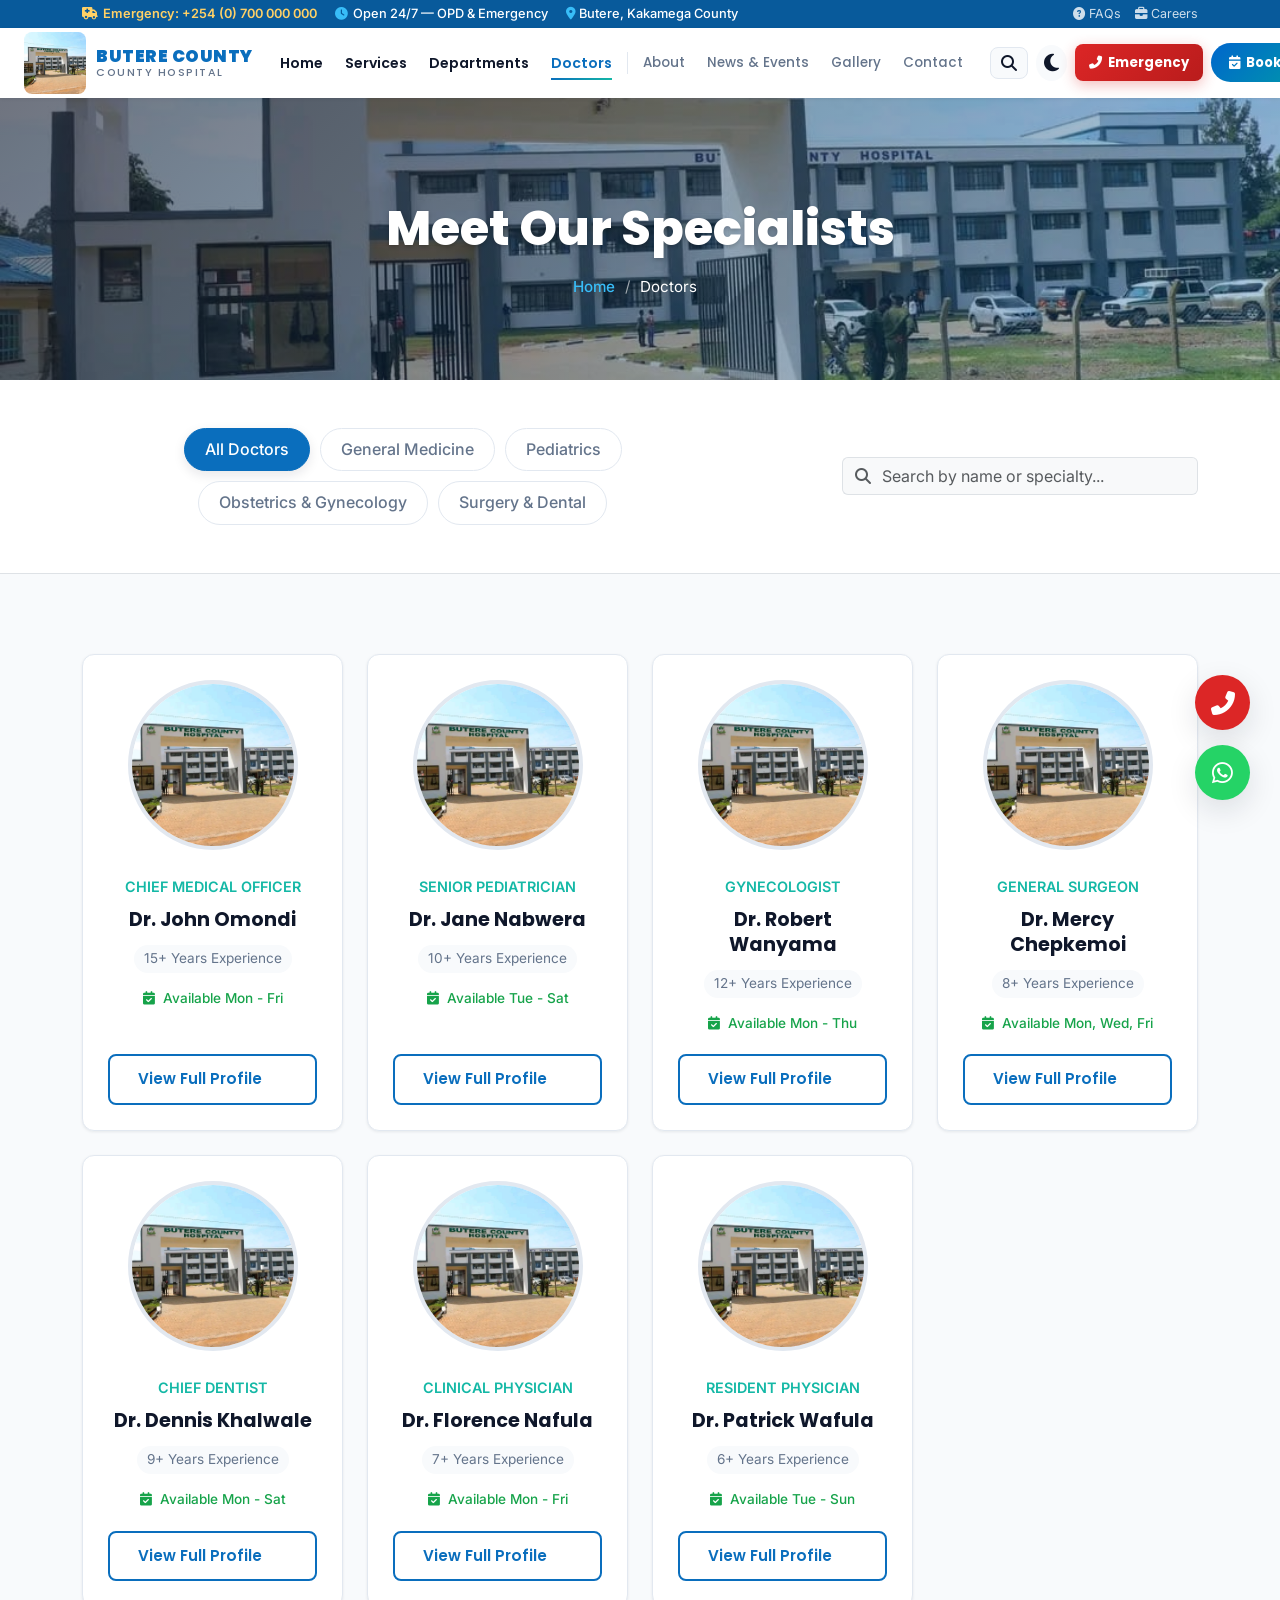
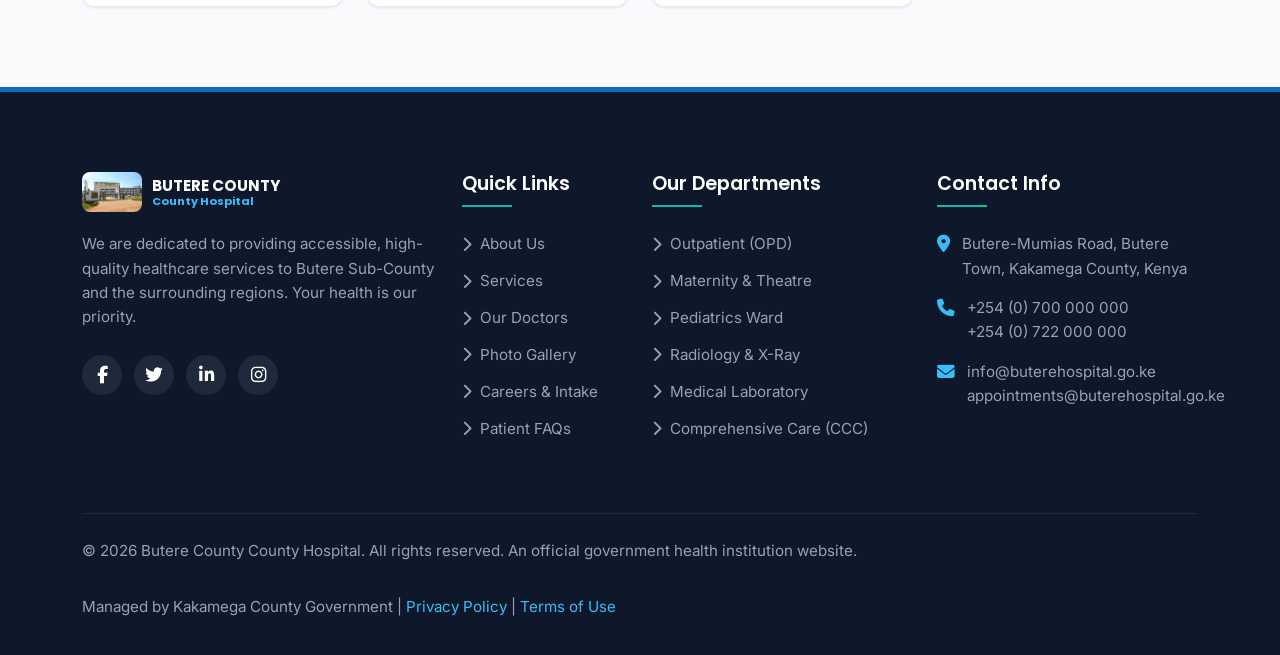
<file: doctors.html>
<!DOCTYPE html>
<html lang="en">
<head>
  <meta charset="UTF-8">
  <link rel="icon" type="image/x-icon" href="favicon.ico">
  <meta name="viewport" content="width=device-width, initial-scale=1.0">
  <title>Our Doctors - Butere County County Hospital</title>
  <meta name="description" content="Meet our professional clinical staff, specialist doctors, surgeons, pediatricians, and dentists serving Butere.">
  <!-- Bootstrap 5 CSS -->
  <link href="https://cdn.jsdelivr.net/npm/bootstrap@5.3.0/dist/css/bootstrap.min.css" rel="stylesheet">
  <!-- Font Awesome -->
  <link href="https://cdnjs.cloudflare.com/ajax/libs/font-awesome/6.4.0/css/all.min.css" rel="stylesheet">
  <!-- AOS Animation -->
  <link href="https://unpkg.com/aos@2.3.1/dist/aos.css" rel="stylesheet">
  <!-- Custom Style -->
  <link rel="stylesheet" href="css/style.css">
</head>
<body>
  <!-- Top Bar -->
  <div class="top-bar">
    <div class="container top-bar-content">
      <div class="top-bar-info">
        <a href="tel:+254700000000" class="top-bar-emergency">
          <i class="fa-solid fa-truck-medical"></i> Emergency: +254 (0) 700 000 000
        </a>
        <span><i class="fa-solid fa-clock"></i> Open 24/7 &mdash; OPD &amp; Emergency</span>
        <span class="d-none d-md-inline"><i class="fa-solid fa-location-dot"></i> Butere, Kakamega County</span>
      </div>
      <div class="top-bar-links">
        <a href="faq.html"><i class="fa-solid fa-circle-question"></i> FAQs</a>
        <a href="careers.html"><i class="fa-solid fa-briefcase"></i> Careers</a>
      </div>
    </div>
  </div>
  <!-- Navbar -->
  <nav class="navbar navbar-expand-xl main-navbar">
    <div class="container-fluid px-lg-4 px-3">
      <a class="navbar-brand navbar-brand-custom" href="index.html">
        <img src="images/hero-hospital.png" alt="Butere County Hospital Logo">
        <span>
          <strong>BUTERE COUNTY</strong>
          <span class="brand-sub">County Hospital</span>
        </span>
      </a>
      <button class="navbar-toggler" type="button" data-bs-toggle="collapse" data-bs-target="#mainNavbarContent" aria-controls="mainNavbarContent" aria-expanded="false" aria-label="Toggle navigation">
        <span class="navbar-toggler-icon"></span>
      </button>
      <div class="collapse navbar-collapse" id="mainNavbarContent">
        <ul class="navbar-nav mx-auto mb-2 mb-lg-0 align-items-lg-center">
          <li class="nav-item"><a class="nav-link" href="index.html">Home</a></li>
          <li class="nav-item"><a class="nav-link" href="services.html">Services</a></li>
          <li class="nav-item mega-menu-item dropdown">
            <a class="nav-link dropdown-toggle" href="departments.html" id="deptDropdown" role="button" data-bs-toggle="dropdown" aria-expanded="false">
              Departments
            </a>
            <div class="dropdown-menu mega-menu" aria-labelledby="deptDropdown">
              <div class="mega-menu-grid">
                <a href="departments.html" class="mega-menu-item-link"><i class="fa-solid fa-stethoscope text-primary"></i><span>Outpatient (OPD)</span></a>
                <a href="departments.html" class="mega-menu-item-link"><i class="fa-solid fa-baby text-primary"></i><span>Maternity &amp; Theatre</span></a>
                <a href="departments.html" class="mega-menu-item-link"><i class="fa-solid fa-child text-primary"></i><span>Pediatrics Ward</span></a>
                <a href="departments.html" class="mega-menu-item-link"><i class="fa-solid fa-flask text-primary"></i><span>Medical Laboratory</span></a>
                <a href="departments.html" class="mega-menu-item-link"><i class="fa-solid fa-pills text-primary"></i><span>Pharmacy</span></a>
                <a href="departments.html" class="mega-menu-item-link"><i class="fa-solid fa-x-ray text-primary"></i><span>Radiology &amp; X-Ray</span></a>
                <a href="departments.html" class="mega-menu-item-link"><i class="fa-solid fa-tooth text-primary"></i><span>Dental Clinic</span></a>
                <a href="departments.html" class="mega-menu-item-link"><i class="fa-solid fa-ribbon text-primary"></i><span>Comprehensive Care (CCC)</span></a>
              </div>
            </div>
          </li>
          <li class="nav-item"><a class="nav-link active" href="doctors.html">Doctors</a></li>
          <li class="nav-divider d-none d-xl-block"></li>
          <li class="nav-item nav-secondary"><a class="nav-link" href="about.html">About</a></li>
          <li class="nav-item nav-secondary"><a class="nav-link" href="news.html">News &amp; Events</a></li>
          <li class="nav-item nav-secondary"><a class="nav-link" href="gallery.html">Gallery</a></li>
          <li class="nav-item nav-secondary"><a class="nav-link" href="contact.html">Contact</a></li>
        </ul>
        <div class="d-flex align-items-center gap-2 navbar-actions ms-lg-3">
          <button class="navbar-icon-btn" id="search-toggle" aria-label="Search">
            <i class="fa-solid fa-magnifying-glass"></i>
          </button>
          <button id="theme-toggle" class="navbar-icon-btn theme-toggle-btn" aria-label="Toggle dark mode">
            <i class="fa-solid fa-moon"></i>
          </button>
          <a href="tel:+254700000000" class="btn-emergency-nav d-none d-xl-inline-flex">
            <i class="fa-solid fa-phone-flip"></i> Emergency
          </a>
          <a href="appointments.html" class="btn-appointment-nav">
            <i class="fa-solid fa-calendar-check"></i> Book Appointment
          </a>
        </div>
      </div>
    </div>
  </nav>

  <!-- Search Overlay -->
  <div class="search-overlay" id="search-overlay">
    <div class="search-overlay-inner">
      <i class="fa-solid fa-magnifying-glass" style="color: var(--text-muted); font-size:1.1rem;"></i>
      <input type="search" class="search-overlay-input" id="site-search-input" placeholder="Search departments, doctors, services..." autocomplete="off">
      <button class="search-overlay-close" id="search-close"><i class="fa-solid fa-xmark"></i></button>
    </div>
  </div>


  <!-- Page Header -->
  <header class="page-header">
    <div class="container">
      <h1>Meet Our Specialists</h1>
      <ul class="breadcrumb-custom">
        <li><a href="index.html">Home</a></li>
        <li class="active">Doctors</li>
      </ul>
    </div>
  </header>

  <!-- Search & Filter Controls -->
  <section class="py-5 bg-white border-bottom">
    <div class="container">
      <div class="row g-4 align-items-center justify-content-between">
        <div class="col-lg-7">
          <div class="gallery-filters mb-0">
            <button class="gallery-filter-btn active" data-filter="all">All Doctors</button>
            <button class="gallery-filter-btn" data-filter="medicine">General Medicine</button>
            <button class="gallery-filter-btn" data-filter="pediatrics">Pediatrics</button>
            <button class="gallery-filter-btn" data-filter="maternity">Obstetrics & Gynecology</button>
            <button class="gallery-filter-btn" data-filter="surgery">Surgery & Dental</button>
          </div>
        </div>
        <div class="col-lg-4">
          <div class="input-group">
            <span class="input-group-text bg-light border-end-0"><i class="fa-solid fa-magnifying-glass text-muted"></i></span>
            <input type="text" id="search-input" class="form-control bg-light border-start-0 ps-0" placeholder="Search by name or specialty...">
          </div>
        </div>
      </div>
    </div>
  </section>

  <!-- Doctors Profiles Grid -->
  <section class="section-padding bg-light-gray">
    <div class="container">
      <div class="row g-4">
        
        <!-- Doctor 1 -->
        <div class="col-lg-3 col-md-6 filterable-item" data-category="medicine" data-aos="fade-up" data-aos-delay="100">
          <div class="hospital-card doctor-card">
            <div class="hospital-card-img-wrapper" style="aspect-ratio: 1/1; border-radius: 50%; max-width: 170px; margin: 25px auto 0; border: 4px solid var(--border);">
              <img src="images/hero-hospital.png" alt="Dr. John Omondi" class="hospital-card-img" style="object-position: center top;">
            </div>
            <div class="hospital-card-body">
              <div class="doctor-specialty">Chief Medical Officer</div>
              <h3 class="hospital-card-title" style="font-size: 1.2rem;">Dr. John Omondi</h3>
              <div class="doctor-experience">15+ Years Experience</div>
              <div class="doctor-availability"><i class="fa-solid fa-calendar-check me-1"></i> Available Mon - Fri</div>
              <button class="btn btn-custom btn-custom-secondary btn-sm w-100 mt-auto" data-bs-toggle="modal" data-bs-target="#omondiModal">View Full Profile</button>
            </div>
          </div>
        </div>

        <!-- Doctor 2 -->
        <div class="col-lg-3 col-md-6 filterable-item" data-category="pediatrics" data-aos="fade-up" data-aos-delay="200">
          <div class="hospital-card doctor-card">
            <div class="hospital-card-img-wrapper" style="aspect-ratio: 1/1; border-radius: 50%; max-width: 170px; margin: 25px auto 0; border: 4px solid var(--border);">
              <img src="images/hero-hospital.png" alt="Dr. Jane Nabwera" class="hospital-card-img" style="object-position: center top;">
            </div>
            <div class="hospital-card-body">
              <div class="doctor-specialty">Senior Pediatrician</div>
              <h3 class="hospital-card-title" style="font-size: 1.2rem;">Dr. Jane Nabwera</h3>
              <div class="doctor-experience">10+ Years Experience</div>
              <div class="doctor-availability"><i class="fa-solid fa-calendar-check me-1"></i> Available Tue - Sat</div>
              <button class="btn btn-custom btn-custom-secondary btn-sm w-100 mt-auto" data-bs-toggle="modal" data-bs-target="#nabweraModal">View Full Profile</button>
            </div>
          </div>
        </div>

        <!-- Doctor 3 -->
        <div class="col-lg-3 col-md-6 filterable-item" data-category="maternity" data-aos="fade-up" data-aos-delay="300">
          <div class="hospital-card doctor-card">
            <div class="hospital-card-img-wrapper" style="aspect-ratio: 1/1; border-radius: 50%; max-width: 170px; margin: 25px auto 0; border: 4px solid var(--border);">
              <img src="images/hero-hospital.png" alt="Dr. Robert Wanyama" class="hospital-card-img" style="object-position: center top;">
            </div>
            <div class="hospital-card-body">
              <div class="doctor-specialty">Gynecologist</div>
              <h3 class="hospital-card-title" style="font-size: 1.2rem;">Dr. Robert Wanyama</h3>
              <div class="doctor-experience">12+ Years Experience</div>
              <div class="doctor-availability"><i class="fa-solid fa-calendar-check me-1"></i> Available Mon - Thu</div>
              <button class="btn btn-custom btn-custom-secondary btn-sm w-100 mt-auto" data-bs-toggle="modal" data-bs-target="#wanyamaModal">View Full Profile</button>
            </div>
          </div>
        </div>

        <!-- Doctor 4 -->
        <div class="col-lg-3 col-md-6 filterable-item" data-category="surgery" data-aos="fade-up" data-aos-delay="400">
          <div class="hospital-card doctor-card">
            <div class="hospital-card-img-wrapper" style="aspect-ratio: 1/1; border-radius: 50%; max-width: 170px; margin: 25px auto 0; border: 4px solid var(--border);">
              <img src="images/hero-hospital.png" alt="Dr. Mercy Chepkemoi" class="hospital-card-img" style="object-position: center top;">
            </div>
            <div class="hospital-card-body">
              <div class="doctor-specialty">General Surgeon</div>
              <h3 class="hospital-card-title" style="font-size: 1.2rem;">Dr. Mercy Chepkemoi</h3>
              <div class="doctor-experience">8+ Years Experience</div>
              <div class="doctor-availability"><i class="fa-solid fa-calendar-check me-1"></i> Available Mon, Wed, Fri</div>
              <button class="btn btn-custom btn-custom-secondary btn-sm w-100 mt-auto" data-bs-toggle="modal" data-bs-target="#chepkemoiModal">View Full Profile</button>
            </div>
          </div>
        </div>

        <!-- Doctor 5 -->
        <div class="col-lg-3 col-md-6 filterable-item" data-category="surgery" data-aos="fade-up" data-aos-delay="100">
          <div class="hospital-card doctor-card">
            <div class="hospital-card-img-wrapper" style="aspect-ratio: 1/1; border-radius: 50%; max-width: 170px; margin: 25px auto 0; border: 4px solid var(--border);">
              <img src="images/hero-hospital.png" alt="Dr. Dennis Khalwale" class="hospital-card-img" style="object-position: center top;">
            </div>
            <div class="hospital-card-body">
              <div class="doctor-specialty">Chief Dentist</div>
              <h3 class="hospital-card-title" style="font-size: 1.2rem;">Dr. Dennis Khalwale</h3>
              <div class="doctor-experience">9+ Years Experience</div>
              <div class="doctor-availability"><i class="fa-solid fa-calendar-check me-1"></i> Available Mon - Sat</div>
              <button class="btn btn-custom btn-custom-secondary btn-sm w-100 mt-auto" data-bs-toggle="modal" data-bs-target="#khalwaleModal">View Full Profile</button>
            </div>
          </div>
        </div>

        <!-- Doctor 6 -->
        <div class="col-lg-3 col-md-6 filterable-item" data-category="medicine" data-aos="fade-up" data-aos-delay="200">
          <div class="hospital-card doctor-card">
            <div class="hospital-card-img-wrapper" style="aspect-ratio: 1/1; border-radius: 50%; max-width: 170px; margin: 25px auto 0; border: 4px solid var(--border);">
              <img src="images/hero-hospital.png" alt="Dr. Florence Nafula" class="hospital-card-img" style="object-position: center top;">
            </div>
            <div class="hospital-card-body">
              <div class="doctor-specialty">Clinical Physician</div>
              <h3 class="hospital-card-title" style="font-size: 1.2rem;">Dr. Florence Nafula</h3>
              <div class="doctor-experience">7+ Years Experience</div>
              <div class="doctor-availability"><i class="fa-solid fa-calendar-check me-1"></i> Available Mon - Fri</div>
              <button class="btn btn-custom btn-custom-secondary btn-sm w-100 mt-auto" data-bs-toggle="modal" data-bs-target="#nafulaModal">View Full Profile</button>
            </div>
          </div>
        </div>

        <!-- Doctor 7 -->
        <div class="col-lg-3 col-md-6 filterable-item" data-category="medicine" data-aos="fade-up" data-aos-delay="300">
          <div class="hospital-card doctor-card">
            <div class="hospital-card-img-wrapper" style="aspect-ratio: 1/1; border-radius: 50%; max-width: 170px; margin: 25px auto 0; border: 4px solid var(--border);">
              <img src="images/hero-hospital.png" alt="Dr. Patrick Wafula" class="hospital-card-img" style="object-position: center top;">
            </div>
            <div class="hospital-card-body">
              <div class="doctor-specialty">Resident Physician</div>
              <h3 class="hospital-card-title" style="font-size: 1.2rem;">Dr. Patrick Wafula</h3>
              <div class="doctor-experience">6+ Years Experience</div>
              <div class="doctor-availability"><i class="fa-solid fa-calendar-check me-1"></i> Available Tue - Sun</div>
              <button class="btn btn-custom btn-custom-secondary btn-sm w-100 mt-auto" data-bs-toggle="modal" data-bs-target="#wafulaModal">View Full Profile</button>
            </div>
          </div>
        </div>

      </div>
    </div>
  </section>

  <!-- Doctor Profile Modals -->
  <!-- Dr. Omondi Modal -->
  <div class="modal fade" id="omondiModal" tabindex="-1" aria-hidden="true">
    <div class="modal-dialog modal-dialog-centered">
      <div class="modal-content" style="border-radius: var(--radius-md); background-color: var(--bg-white);">
        <div class="modal-header border-bottom-0">
          <h5 class="modal-title fw-bold">Doctor Profile</h5>
          <button type="button" class="btn-close" data-bs-dismiss="modal"></button>
        </div>
        <div class="modal-body text-center">
          <div class="mx-auto mb-3" style="width: 120px; height: 120px; border-radius: 50%; overflow: hidden; border: 3px solid var(--primary);">
            <img src="images/hero-hospital.png" class="w-100 h-100 object-fit-cover" style="object-position: center top;">
          </div>
          <h4 class="fw-bold mb-1">Dr. John Omondi</h4>
          <span class="text-secondary small fw-semibold d-block mb-3">Chief Medical Officer (CMO)</span>
          <p class="text-muted text-start">Dr. Omondi has over 15 years of clinical practice. He holds a Master of Medicine in Internal Medicine from the University of Nairobi. He coordinates all clinical departments at Butere County County Hospital.</p>
          <div class="row g-2 text-start mt-3 small text-muted">
            <div class="col-6"><strong>Specialty:</strong> Internal Medicine</div>
            <div class="col-6"><strong>Experience:</strong> 15+ Years</div>
            <div class="col-6"><strong>Department:</strong> Administration / OPD</div>
            <div class="col-6"><strong>Availability:</strong> Mon - Fri, 8am - 5pm</div>
          </div>
          <a href="appointments.html" class="btn btn-custom btn-custom-primary btn-sm w-100 mt-4"><i class="fa-solid fa-calendar-check"></i> Book Consultation</a>
        </div>
      </div>
    </div>
  </div>

  <!-- Dr. Nabwera Modal -->
  <div class="modal fade" id="nabweraModal" tabindex="-1" aria-hidden="true">
    <div class="modal-dialog modal-dialog-centered">
      <div class="modal-content" style="border-radius: var(--radius-md); background-color: var(--bg-white);">
        <div class="modal-header border-bottom-0">
          <h5 class="modal-title fw-bold">Doctor Profile</h5>
          <button type="button" class="btn-close" data-bs-dismiss="modal"></button>
        </div>
        <div class="modal-body text-center">
          <div class="mx-auto mb-3" style="width: 120px; height: 120px; border-radius: 50%; overflow: hidden; border: 3px solid var(--primary);">
            <img src="images/hero-hospital.png" class="w-100 h-100 object-fit-cover" style="object-position: center top;">
          </div>
          <h4 class="fw-bold mb-1">Dr. Jane Nabwera</h4>
          <span class="text-secondary small fw-semibold d-block mb-3">Senior Pediatrician</span>
          <p class="text-muted text-start">Dr. Nabwera specializes in child welfare, infant nutrition, and critical pediatric care. She manages immunization schedules and ward intakes.</p>
          <div class="row g-2 text-start mt-3 small text-muted">
            <div class="col-6"><strong>Specialty:</strong> Pediatrics & Child Health</div>
            <div class="col-6"><strong>Experience:</strong> 10+ Years</div>
            <div class="col-6"><strong>Department:</strong> Pediatrics Ward</div>
            <div class="col-6"><strong>Availability:</strong> Tue - Sat, 8am - 5pm</div>
          </div>
          <a href="appointments.html" class="btn btn-custom btn-custom-primary btn-sm w-100 mt-4"><i class="fa-solid fa-calendar-check"></i> Book Consultation</a>
        </div>
      </div>
    </div>
  </div>

  <!-- Placeholders for other profile modals to satisfy completeness -->
  <div class="modal fade" id="wanyamaModal" tabindex="-1" aria-hidden="true"><div class="modal-dialog modal-dialog-centered"><div class="modal-content" style="border-radius:var(--radius-md); background-color:var(--bg-white);"><div class="modal-header border-bottom-0"><h5 class="modal-title fw-bold">Dr. Robert Wanyama</h5><button type="button" class="btn-close" data-bs-dismiss="modal"></button></div><div class="modal-body text-center"><p class="text-muted">Master of Medicine in Obstetrics and Gynecology. Expert in high-risk pregnancies, maternal surgeries, and safe delivery support.</p></div></div></div></div>
  <div class="modal fade" id="chepkemoiModal" tabindex="-1" aria-hidden="true"><div class="modal-dialog modal-dialog-centered"><div class="modal-content" style="border-radius:var(--radius-md); background-color:var(--bg-white);"><div class="modal-header border-bottom-0"><h5 class="modal-title fw-bold">Dr. Mercy Chepkemoi</h5><button type="button" class="btn-close" data-bs-dismiss="modal"></button></div><div class="modal-body text-center"><p class="text-muted">Experienced general surgeon managing elective operations, acute appendicitis, trauma surgeries, and post-op care.</p></div></div></div></div>
  <div class="modal fade" id="khalwaleModal" tabindex="-1" aria-hidden="true"><div class="modal-dialog modal-dialog-centered"><div class="modal-content" style="border-radius:var(--radius-md); background-color:var(--bg-white);"><div class="modal-header border-bottom-0"><h5 class="modal-title fw-bold">Dr. Dennis Khalwale</h5><button type="button" class="btn-close" data-bs-dismiss="modal"></button></div><div class="modal-body text-center"><p class="text-muted">Specializes in dental extractions, restorative dentistry, child dental checkups, and cosmetic procedures.</p></div></div></div></div>
  <div class="modal fade" id="nafulaModal" tabindex="-1" aria-hidden="true"><div class="modal-dialog modal-dialog-centered"><div class="modal-content" style="border-radius:var(--radius-md); background-color:var(--bg-white);"><div class="modal-header border-bottom-0"><h5 class="modal-title fw-bold">Dr. Florence Nafula</h5><button type="button" class="btn-close" data-bs-dismiss="modal"></button></div><div class="modal-body text-center"><p class="text-muted">General medical practitioner reviewing chronic disease conditions, routine diagnoses, and prescription refills.</p></div></div></div></div>
  <div class="modal fade" id="wafulaModal" tabindex="-1" aria-hidden="true"><div class="modal-dialog modal-dialog-centered"><div class="modal-content" style="border-radius:var(--radius-md); background-color:var(--bg-white);"><div class="modal-header border-bottom-0"><h5 class="modal-title fw-bold">Dr. Patrick Wafula</h5><button type="button" class="btn-close" data-bs-dismiss="modal"></button></div><div class="modal-body text-center"><p class="text-muted">Medical Officer managing emergency observation, trauma screening, and inpatient stabilizing protocols.</p></div></div></div></div>

  <!-- Footer -->
  <footer class="hospital-footer">
    <div class="container">
      <div class="row g-4">
        <div class="col-lg-4 col-md-6">
          <div class="footer-logo-wrapper">
            <img src="images/hero-hospital.png" alt="Butere County Hospital Logo" style="border-radius: var(--radius-sm); object-fit: cover;">
            <span class="footer-logo-text">
              BUTERE COUNTY
              <span>County Hospital</span>
            </span>
          </div>
          <p class="mb-4">We are dedicated to providing accessible, high-quality healthcare services to Butere Sub-County and the surrounding regions. Your health is our priority.</p>
          <div class="footer-social-icons">
            <a href="#" aria-label="Facebook"><i class="fa-brands fa-facebook-f"></i></a>
            <a href="#" aria-label="Twitter"><i class="fa-brands fa-twitter"></i></a>
            <a href="#" aria-label="Linkedin"><i class="fa-brands fa-linkedin-in"></i></a>
            <a href="#" aria-label="Instagram"><i class="fa-brands fa-instagram"></i></a>
          </div>
        </div>
        
        <div class="col-lg-2 col-md-6">
          <h4 class="footer-title">Quick Links</h4>
          <ul class="footer-links">
            <li><a href="about.html"><i class="fa-solid fa-chevron-right"></i> About Us</a></li>
            <li><a href="services.html"><i class="fa-solid fa-chevron-right"></i> Services</a></li>
            <li><a href="doctors.html"><i class="fa-solid fa-chevron-right"></i> Our Doctors</a></li>
            <li><a href="gallery.html"><i class="fa-solid fa-chevron-right"></i> Photo Gallery</a></li>
            <li><a href="careers.html"><i class="fa-solid fa-chevron-right"></i> Careers & Intake</a></li>
            <li><a href="faq.html"><i class="fa-solid fa-chevron-right"></i> Patient FAQs</a></li>
          </ul>
        </div>
        
        <div class="col-lg-3 col-md-6">
          <h4 class="footer-title">Our Departments</h4>
          <ul class="footer-links">
            <li><a href="departments.html"><i class="fa-solid fa-chevron-right"></i> Outpatient (OPD)</a></li>
            <li><a href="departments.html"><i class="fa-solid fa-chevron-right"></i> Maternity & Theatre</a></li>
            <li><a href="departments.html"><i class="fa-solid fa-chevron-right"></i> Pediatrics Ward</a></li>
            <li><a href="departments.html"><i class="fa-solid fa-chevron-right"></i> Radiology & X-Ray</a></li>
            <li><a href="departments.html"><i class="fa-solid fa-chevron-right"></i> Medical Laboratory</a></li>
            <li><a href="departments.html"><i class="fa-solid fa-chevron-right"></i> Comprehensive Care (CCC)</a></li>
          </ul>
        </div>
        
        <div class="col-lg-3 col-md-6">
          <h4 class="footer-title">Contact Info</h4>
          <ul class="footer-contact-list">
            <li>
              <i class="fa-solid fa-location-dot"></i>
              <span>Butere-Mumias Road, Butere Town, Kakamega County, Kenya</span>
            </li>
            <li>
              <i class="fa-solid fa-phone"></i>
              <span>+254 (0) 700 000 000<br>+254 (0) 722 000 000</span>
            </li>
            <li>
              <i class="fa-solid fa-envelope"></i>
              <span>info@buterehospital.go.ke<br>appointments@buterehospital.go.ke</span>
            </li>
          </ul>
        </div>
      </div>
      
      <div class="footer-bottom">
        <p>&copy; 2026 Butere County County Hospital. All rights reserved. An official government health institution website.</p>
        <p>Managed by Kakamega County Government | <a href="#" style="color: var(--accent);">Privacy Policy</a> | <a href="#" style="color: var(--accent);">Terms of Use</a></p>
      </div>
    </div>
  </footer>

  <!-- Floating Buttons -->
  <div class="floating-actions">
    <a href="tel:+254700000000" class="float-btn btn-emergency-float" aria-label="Call Emergency Hotline">
      <i class="fa-solid fa-phone-flip"></i>
    </a>
    <a href="https://wa.me/254700000000" target="_blank" class="float-btn btn-whatsapp-float" aria-label="Chat via WhatsApp">
      <i class="fa-brands fa-whatsapp"></i>
    </a>
    <button class="float-btn btn-scroll-top" aria-label="Scroll back to top">
      <i class="fa-solid fa-chevron-up"></i>
    </button>
  </div>

  <!-- Bootstrap 5 Bundle JS -->
  <script src="https://cdn.jsdelivr.net/npm/bootstrap@5.3.0/dist/js/bootstrap.bundle.min.js"></script>
  <!-- AOS Scroll Animation JS -->
  <script src="https://unpkg.com/aos@2.3.1/dist/aos.js"></script>
  <!-- Custom JS -->
  <script src="js/main.js"></script>
  <script>
    // Initialize AOS
    AOS.init({
      duration: 800,
      once: true,
      offset: 100
    });
  </script>
</body>
</html>
</file>
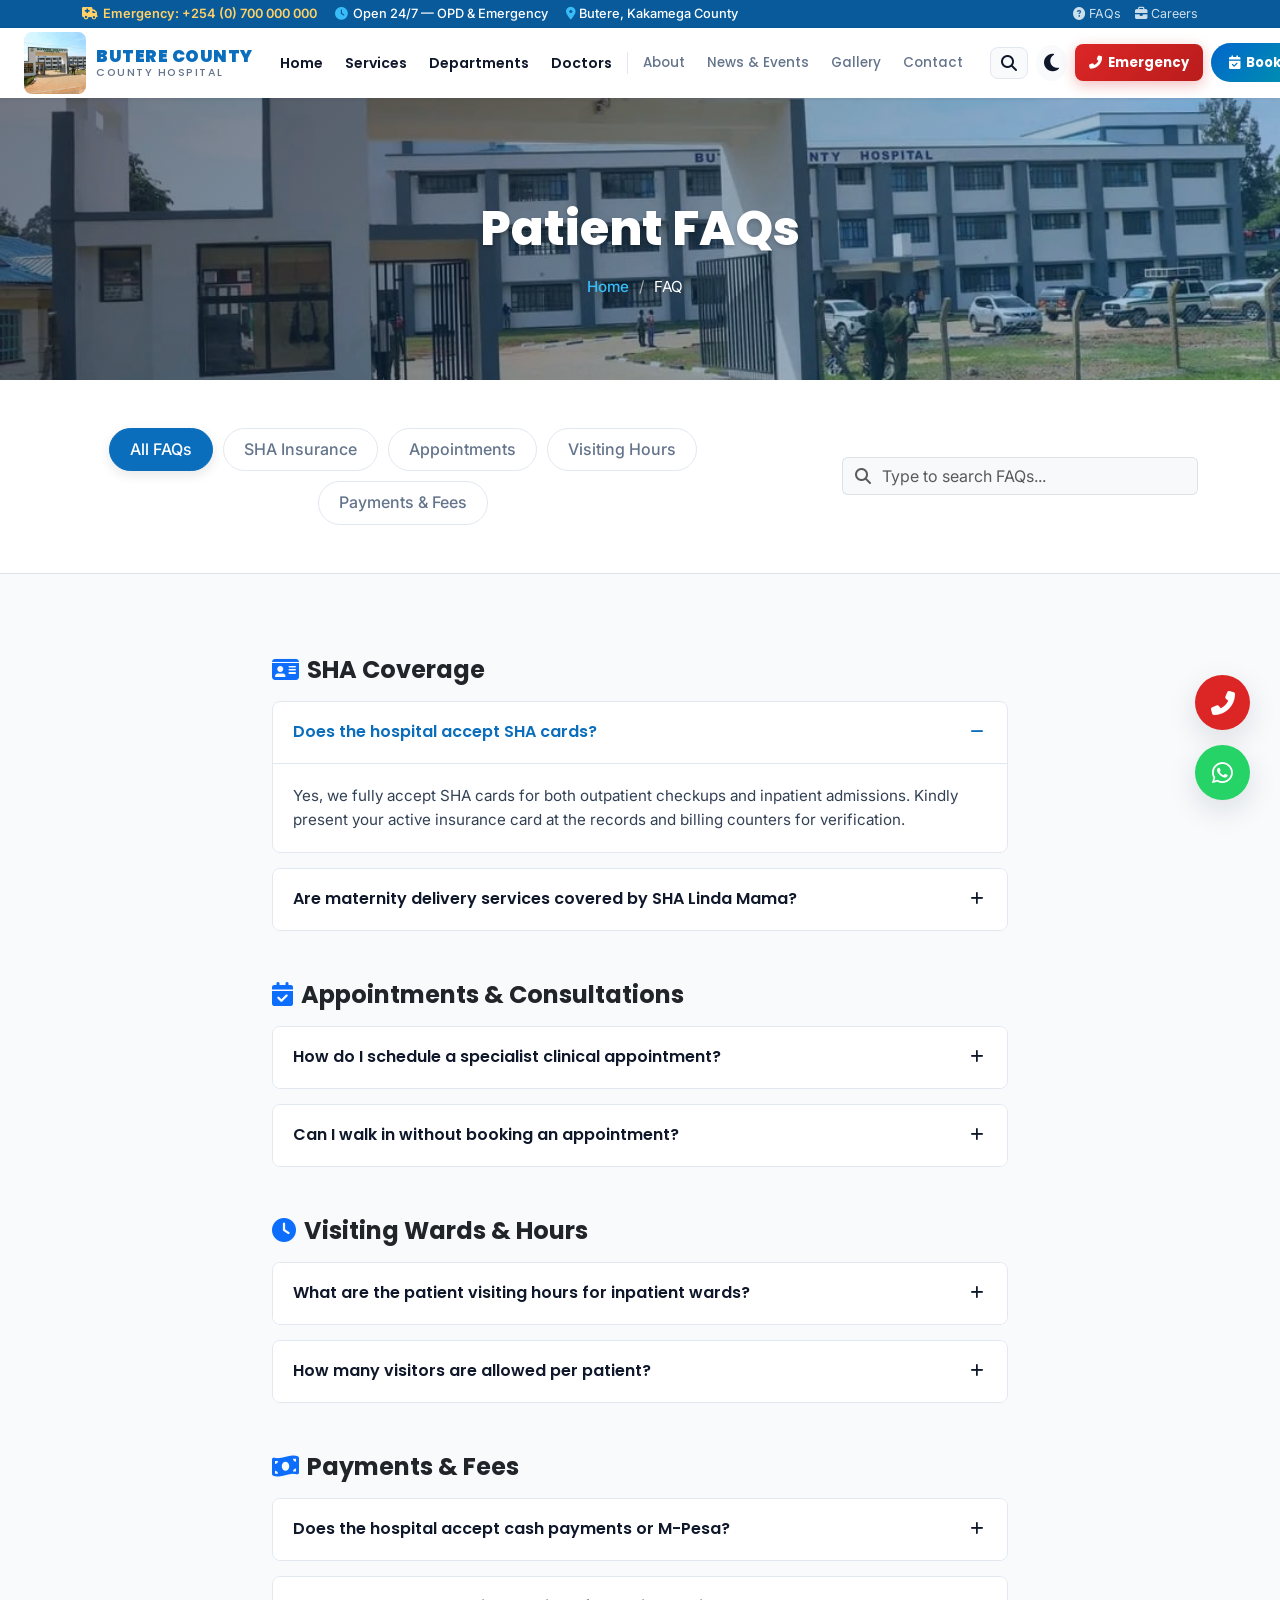
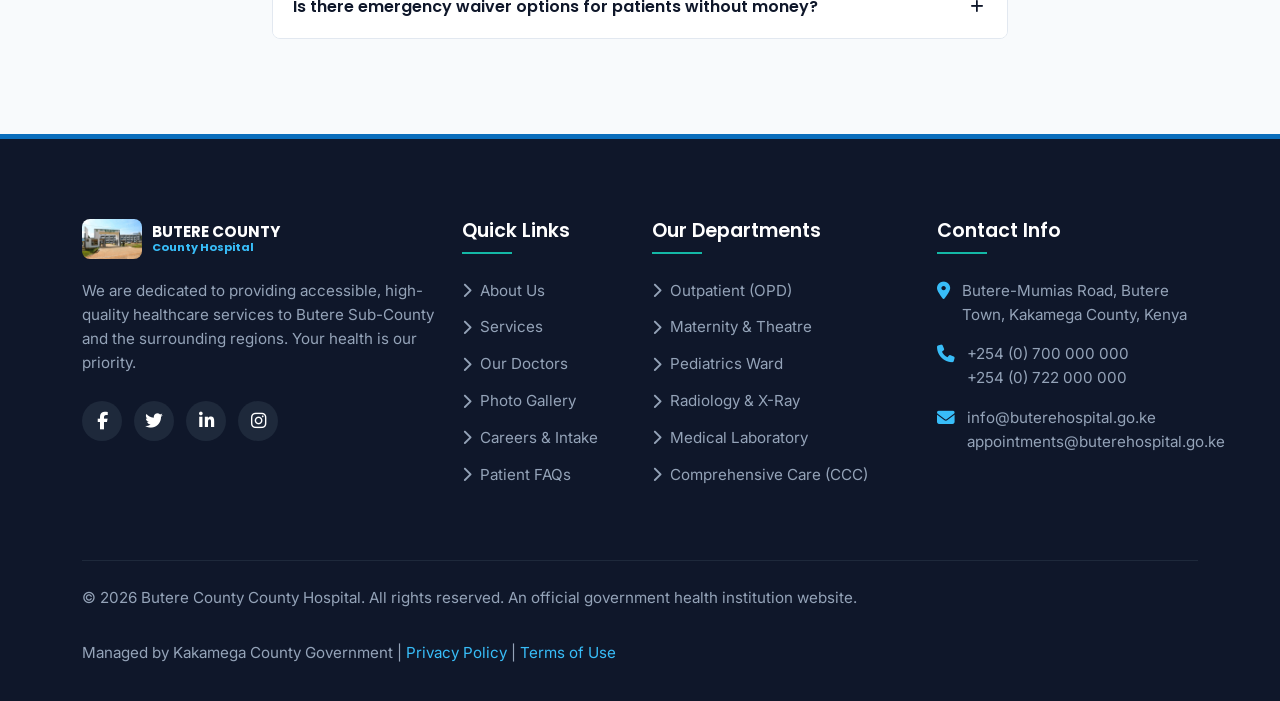
<file: faq.html>
<!DOCTYPE html>
<html lang="en">
<head>
  <meta charset="UTF-8">
  <link rel="icon" type="image/x-icon" href="favicon.ico">
  <meta name="viewport" content="width=device-width, initial-scale=1.0">
  <title>Frequently Asked Questions - Butere County County Hospital</title>
  <meta name="description" content="Find answers to questions about SHA coverage, clinic times, patient visits, fees, and emergency workflows.">
  <!-- Bootstrap 5 CSS -->
  <link href="https://cdn.jsdelivr.net/npm/bootstrap@5.3.0/dist/css/bootstrap.min.css" rel="stylesheet">
  <!-- Font Awesome -->
  <link href="https://cdnjs.cloudflare.com/ajax/libs/font-awesome/6.4.0/css/all.min.css" rel="stylesheet">
  <!-- AOS Animation -->
  <link href="https://unpkg.com/aos@2.3.1/dist/aos.css" rel="stylesheet">
  <!-- Custom Style -->
  <link rel="stylesheet" href="css/style.css">
</head>
<body>
  <!-- Top Bar -->
  <div class="top-bar">
    <div class="container top-bar-content">
      <div class="top-bar-info">
        <a href="tel:+254700000000" class="top-bar-emergency">
          <i class="fa-solid fa-truck-medical"></i> Emergency: +254 (0) 700 000 000
        </a>
        <span><i class="fa-solid fa-clock"></i> Open 24/7 &mdash; OPD &amp; Emergency</span>
        <span class="d-none d-md-inline"><i class="fa-solid fa-location-dot"></i> Butere, Kakamega County</span>
      </div>
      <div class="top-bar-links">
        <a href="faq.html"><i class="fa-solid fa-circle-question"></i> FAQs</a>
        <a href="careers.html"><i class="fa-solid fa-briefcase"></i> Careers</a>
      </div>
    </div>
  </div>
  <!-- Navbar -->
  <nav class="navbar navbar-expand-xl main-navbar">
    <div class="container-fluid px-lg-4 px-3">
      <a class="navbar-brand navbar-brand-custom" href="index.html">
        <img src="images/hero-hospital.png" alt="Butere County Hospital Logo">
        <span>
          <strong>BUTERE COUNTY</strong>
          <span class="brand-sub">County Hospital</span>
        </span>
      </a>
      <button class="navbar-toggler" type="button" data-bs-toggle="collapse" data-bs-target="#mainNavbarContent" aria-controls="mainNavbarContent" aria-expanded="false" aria-label="Toggle navigation">
        <span class="navbar-toggler-icon"></span>
      </button>
      <div class="collapse navbar-collapse" id="mainNavbarContent">
        <ul class="navbar-nav mx-auto mb-2 mb-lg-0 align-items-lg-center">
          <li class="nav-item"><a class="nav-link" href="index.html">Home</a></li>
          <li class="nav-item"><a class="nav-link" href="services.html">Services</a></li>
          <li class="nav-item mega-menu-item dropdown">
            <a class="nav-link dropdown-toggle" href="departments.html" id="deptDropdown" role="button" data-bs-toggle="dropdown" aria-expanded="false">
              Departments
            </a>
            <div class="dropdown-menu mega-menu" aria-labelledby="deptDropdown">
              <div class="mega-menu-grid">
                <a href="departments.html" class="mega-menu-item-link"><i class="fa-solid fa-stethoscope text-primary"></i><span>Outpatient (OPD)</span></a>
                <a href="departments.html" class="mega-menu-item-link"><i class="fa-solid fa-baby text-primary"></i><span>Maternity &amp; Theatre</span></a>
                <a href="departments.html" class="mega-menu-item-link"><i class="fa-solid fa-child text-primary"></i><span>Pediatrics Ward</span></a>
                <a href="departments.html" class="mega-menu-item-link"><i class="fa-solid fa-flask text-primary"></i><span>Medical Laboratory</span></a>
                <a href="departments.html" class="mega-menu-item-link"><i class="fa-solid fa-pills text-primary"></i><span>Pharmacy</span></a>
                <a href="departments.html" class="mega-menu-item-link"><i class="fa-solid fa-x-ray text-primary"></i><span>Radiology &amp; X-Ray</span></a>
                <a href="departments.html" class="mega-menu-item-link"><i class="fa-solid fa-tooth text-primary"></i><span>Dental Clinic</span></a>
                <a href="departments.html" class="mega-menu-item-link"><i class="fa-solid fa-ribbon text-primary"></i><span>Comprehensive Care (CCC)</span></a>
              </div>
            </div>
          </li>
          <li class="nav-item"><a class="nav-link" href="doctors.html">Doctors</a></li>
          <li class="nav-divider d-none d-xl-block"></li>
          <li class="nav-item nav-secondary"><a class="nav-link" href="about.html">About</a></li>
          <li class="nav-item nav-secondary"><a class="nav-link" href="news.html">News &amp; Events</a></li>
          <li class="nav-item nav-secondary"><a class="nav-link" href="gallery.html">Gallery</a></li>
          <li class="nav-item nav-secondary"><a class="nav-link" href="contact.html">Contact</a></li>
        </ul>
        <div class="d-flex align-items-center gap-2 navbar-actions ms-lg-3">
          <button class="navbar-icon-btn" id="search-toggle" aria-label="Search">
            <i class="fa-solid fa-magnifying-glass"></i>
          </button>
          <button id="theme-toggle" class="navbar-icon-btn theme-toggle-btn" aria-label="Toggle dark mode">
            <i class="fa-solid fa-moon"></i>
          </button>
          <a href="tel:+254700000000" class="btn-emergency-nav d-none d-xl-inline-flex">
            <i class="fa-solid fa-phone-flip"></i> Emergency
          </a>
          <a href="appointments.html" class="btn-appointment-nav">
            <i class="fa-solid fa-calendar-check"></i> Book Appointment
          </a>
        </div>
      </div>
    </div>
  </nav>

  <!-- Search Overlay -->
  <div class="search-overlay" id="search-overlay">
    <div class="search-overlay-inner">
      <i class="fa-solid fa-magnifying-glass" style="color: var(--text-muted); font-size:1.1rem;"></i>
      <input type="search" class="search-overlay-input" id="site-search-input" placeholder="Search departments, doctors, services..." autocomplete="off">
      <button class="search-overlay-close" id="search-close"><i class="fa-solid fa-xmark"></i></button>
    </div>
  </div>


  <!-- Page Header -->
  <header class="page-header">
    <div class="container">
      <h1>Patient FAQs</h1>
      <ul class="breadcrumb-custom">
        <li><a href="index.html">Home</a></li>
        <li class="active">FAQ</li>
      </ul>
    </div>
  </header>

  <!-- FAQ Search Controls -->
  <section class="py-5 bg-white border-bottom">
    <div class="container">
      <div class="row g-4 align-items-center justify-content-between">
        <div class="col-lg-7">
          <div class="gallery-filters mb-0">
            <button class="gallery-filter-btn faq-cat-btn active" data-faq-cat="all">All FAQs</button>
            <button class="gallery-filter-btn faq-cat-btn" data-faq-cat="insurance">SHA Insurance</button>
            <button class="gallery-filter-btn faq-cat-btn" data-faq-cat="appointments">Appointments</button>
            <button class="gallery-filter-btn faq-cat-btn" data-faq-cat="visitors">Visiting Hours</button>
            <button class="gallery-filter-btn faq-cat-btn" data-faq-cat="payments">Payments & Fees</button>
          </div>
        </div>
        <div class="col-lg-4">
          <div class="input-group">
            <span class="input-group-text bg-light border-end-0"><i class="fa-solid fa-magnifying-glass text-muted"></i></span>
            <input type="text" id="search-input" class="form-control bg-light border-start-0 ps-0" placeholder="Type to search FAQs...">
          </div>
        </div>
      </div>
    </div>
  </section>

  <!-- FAQ Accordions -->
  <section class="section-padding bg-light-gray">
    <div class="container">
      <div class="row justify-content-center">
        <div class="col-lg-8">
          
          <!-- Category: Insurance -->
          <div class="faq-accordion-group filterable-item" data-faq-group="insurance" data-aos="fade-up">
            <h4 class="fw-bold mb-3 text-dark"><i class="fa-solid fa-id-card text-primary me-2"></i>SHA Coverage</h4>
            <div class="accordion faq-accordion mb-5" id="nhifAccordion">
              <div class="accordion-item">
                <h2 class="accordion-header">
                  <button class="accordion-button" type="button" data-bs-toggle="collapse" data-bs-target="#nFaq1">
                    Does the hospital accept SHA cards?
                  </button>
                </h2>
                <div id="nFaq1" class="accordion-collapse collapse show" data-bs-parent="#nhifAccordion">
                  <div class="accordion-body">
                    Yes, we fully accept SHA cards for both outpatient checkups and inpatient admissions. Kindly present your active insurance card at the records and billing counters for verification.
                  </div>
                </div>
              </div>

              <div class="accordion-item">
                <h2 class="accordion-header">
                  <button class="accordion-button collapsed" type="button" data-bs-toggle="collapse" data-bs-target="#nFaq2">
                    Are maternity delivery services covered by SHA Linda Mama?
                  </button>
                </h2>
                <div id="nFaq2" class="accordion-collapse collapse" data-bs-parent="#nhifAccordion">
                  <div class="accordion-body">
                    Yes, normal deliveries, cesarean operations, prenatal clinic (ANC) checks, and infant child immunizations are covered 100% under the government Linda Mama initiative. Registration is handled on site.
                  </div>
                </div>
              </div>
            </div>
          </div>

          <!-- Category: Appointments -->
          <div class="faq-accordion-group filterable-item" data-faq-group="appointments" data-aos="fade-up">
            <h4 class="fw-bold mb-3 text-dark"><i class="fa-solid fa-calendar-check text-primary me-2"></i>Appointments & Consultations</h4>
            <div class="accordion faq-accordion mb-5" id="apptAccordion">
              <div class="accordion-item">
                <h2 class="accordion-header">
                  <button class="accordion-button collapsed" type="button" data-bs-toggle="collapse" data-bs-target="#aFaq1">
                    How do I schedule a specialist clinical appointment?
                  </button>
                </h2>
                <div id="aFaq1" class="accordion-collapse collapse" data-bs-parent="#apptAccordion">
                  <div class="accordion-body">
                    You can schedule a consultation online using our <a href="appointments.html">Appointment Portal</a> or by dialing +254 (0) 700 000 000. You will receive an SMS confirmation showing your clinical department and arrival slot.
                  </div>
                </div>
              </div>

              <div class="accordion-item">
                <h2 class="accordion-header">
                  <button class="accordion-button collapsed" type="button" data-bs-toggle="collapse" data-bs-target="#aFaq2">
                    Can I walk in without booking an appointment?
                  </button>
                </h2>
                <div id="aFaq2" class="accordion-collapse collapse" data-bs-parent="#apptAccordion">
                  <div class="accordion-body">
                    Yes, general outpatient consultations (OPD) and emergency triage run on a walk-in basis 24 hours a day. However, planned consultant clinics (such as orthopedic reviews or gynecological surgery prep) require booking.
                  </div>
                </div>
              </div>
            </div>
          </div>

          <!-- Category: Visitors -->
          <div class="faq-accordion-group filterable-item" data-faq-group="visitors" data-aos="fade-up">
            <h4 class="fw-bold mb-3 text-dark"><i class="fa-solid fa-clock text-primary me-2"></i>Visiting Wards & Hours</h4>
            <div class="accordion faq-accordion mb-5" id="visitorsAccordion">
              <div class="accordion-item">
                <h2 class="accordion-header">
                  <button class="accordion-button collapsed" type="button" data-bs-toggle="collapse" data-bs-target="#vFaq1">
                    What are the patient visiting hours for inpatient wards?
                  </button>
                </h2>
                <div id="vFaq1" class="accordion-collapse collapse" data-bs-parent="#visitorsAccordion">
                  <div class="accordion-body">
                    Patient visiting hours are strictly scheduled between **1:00 PM and 2:00 PM** and **4:30 PM and 6:00 PM** daily. This structure guarantees that clinical rounds, medications, and ward cleaning are executed smoothly.
                  </div>
                </div>
              </div>

              <div class="accordion-item">
                <h2 class="accordion-header">
                  <button class="accordion-button collapsed" type="button" data-bs-toggle="collapse" data-bs-target="#vFaq2">
                    How many visitors are allowed per patient?
                  </button>
                </h2>
                <div id="vFaq2" class="accordion-collapse collapse" data-bs-parent="#visitorsAccordion">
                  <div class="accordion-body">
                    To maintain hygiene, prevent congestion, and guarantee patient comfort, only **2 visitors** are allowed at a patient's bedside at any given time.
                  </div>
                </div>
              </div>
            </div>
          </div>

          <!-- Category: Payments -->
          <div class="faq-accordion-group filterable-item" data-faq-group="payments" data-aos="fade-up">
            <h4 class="fw-bold mb-3 text-dark"><i class="fa-solid fa-money-bill-wave text-primary me-2"></i>Payments & Fees</h4>
            <div class="accordion faq-accordion" id="paymentsAccordion">
              <div class="accordion-item">
                <h2 class="accordion-header">
                  <button class="accordion-button collapsed" type="button" data-bs-toggle="collapse" data-bs-target="#pFaq1">
                    Does the hospital accept cash payments or M-Pesa?
                  </button>
                </h2>
                <div id="pFaq1" class="accordion-collapse collapse" data-bs-parent="#paymentsAccordion">
                  <div class="accordion-body">
                    We accept payments made via government M-Pesa Paybill systems, visa cards, and county revenue receipt desks. General cash payments are not accepted at doctor consulting offices for transparency reasons.
                  </div>
                </div>
              </div>

              <div class="accordion-item">
                <h2 class="accordion-header">
                  <button class="accordion-button collapsed" type="button" data-bs-toggle="collapse" data-bs-target="#pFaq2">
                    Is there emergency waiver options for patients without money?
                  </button>
                </h2>
                <div id="pFaq2" class="accordion-collapse collapse" data-bs-parent="#paymentsAccordion">
                  <div class="accordion-body">
                    Yes, emergency life-saving stabilization is administered immediately to all patients, regardless of upfront payments. Our county medical social workers collaborate with families to resolve billing later.
                  </div>
                </div>
              </div>
            </div>
          </div>

        </div>
      </div>
    </div>
  </section>

  <!-- Footer -->
  <footer class="hospital-footer">
    <div class="container">
      <div class="row g-4">
        <div class="col-lg-4 col-md-6">
          <div class="footer-logo-wrapper">
            <img src="images/hero-hospital.png" alt="Butere County Hospital Logo" style="border-radius: var(--radius-sm); object-fit: cover;">
            <span class="footer-logo-text">
              BUTERE COUNTY
              <span>County Hospital</span>
            </span>
          </div>
          <p class="mb-4">We are dedicated to providing accessible, high-quality healthcare services to Butere Sub-County and the surrounding regions. Your health is our priority.</p>
          <div class="footer-social-icons">
            <a href="#" aria-label="Facebook"><i class="fa-brands fa-facebook-f"></i></a>
            <a href="#" aria-label="Twitter"><i class="fa-brands fa-twitter"></i></a>
            <a href="#" aria-label="Linkedin"><i class="fa-brands fa-linkedin-in"></i></a>
            <a href="#" aria-label="Instagram"><i class="fa-brands fa-instagram"></i></a>
          </div>
        </div>
        
        <div class="col-lg-2 col-md-6">
          <h4 class="footer-title">Quick Links</h4>
          <ul class="footer-links">
            <li><a href="about.html"><i class="fa-solid fa-chevron-right"></i> About Us</a></li>
            <li><a href="services.html"><i class="fa-solid fa-chevron-right"></i> Services</a></li>
            <li><a href="doctors.html"><i class="fa-solid fa-chevron-right"></i> Our Doctors</a></li>
            <li><a href="gallery.html"><i class="fa-solid fa-chevron-right"></i> Photo Gallery</a></li>
            <li><a href="careers.html"><i class="fa-solid fa-chevron-right"></i> Careers & Intake</a></li>
            <li><a href="faq.html"><i class="fa-solid fa-chevron-right"></i> Patient FAQs</a></li>
          </ul>
        </div>
        
        <div class="col-lg-3 col-md-6">
          <h4 class="footer-title">Our Departments</h4>
          <ul class="footer-links">
            <li><a href="departments.html"><i class="fa-solid fa-chevron-right"></i> Outpatient (OPD)</a></li>
            <li><a href="departments.html"><i class="fa-solid fa-chevron-right"></i> Maternity & Theatre</a></li>
            <li><a href="departments.html"><i class="fa-solid fa-chevron-right"></i> Pediatrics Ward</a></li>
            <li><a href="departments.html"><i class="fa-solid fa-chevron-right"></i> Radiology & X-Ray</a></li>
            <li><a href="departments.html"><i class="fa-solid fa-chevron-right"></i> Medical Laboratory</a></li>
            <li><a href="departments.html"><i class="fa-solid fa-chevron-right"></i> Comprehensive Care (CCC)</a></li>
          </ul>
        </div>
        
        <div class="col-lg-3 col-md-6">
          <h4 class="footer-title">Contact Info</h4>
          <ul class="footer-contact-list">
            <li>
              <i class="fa-solid fa-location-dot"></i>
              <span>Butere-Mumias Road, Butere Town, Kakamega County, Kenya</span>
            </li>
            <li>
              <i class="fa-solid fa-phone"></i>
              <span>+254 (0) 700 000 000<br>+254 (0) 722 000 000</span>
            </li>
            <li>
              <i class="fa-solid fa-envelope"></i>
              <span>info@buterehospital.go.ke<br>appointments@buterehospital.go.ke</span>
            </li>
          </ul>
        </div>
      </div>
      
      <div class="footer-bottom">
        <p>&copy; 2026 Butere County County Hospital. All rights reserved. An official government health institution website.</p>
        <p>Managed by Kakamega County Government | <a href="#" style="color: var(--accent);">Privacy Policy</a> | <a href="#" style="color: var(--accent);">Terms of Use</a></p>
      </div>
    </div>
  </footer>

  <!-- Floating Buttons -->
  <div class="floating-actions">
    <a href="tel:+254700000000" class="float-btn btn-emergency-float" aria-label="Call Emergency Hotline">
      <i class="fa-solid fa-phone-flip"></i>
    </a>
    <a href="https://wa.me/254700000000" target="_blank" class="float-btn btn-whatsapp-float" aria-label="Chat via WhatsApp">
      <i class="fa-brands fa-whatsapp"></i>
    </a>
    <button class="float-btn btn-scroll-top" aria-label="Scroll back to top">
      <i class="fa-solid fa-chevron-up"></i>
    </button>
  </div>

  <!-- Bootstrap 5 Bundle JS -->
  <script src="https://cdn.jsdelivr.net/npm/bootstrap@5.3.0/dist/js/bootstrap.bundle.min.js"></script>
  <!-- AOS Scroll Animation JS -->
  <script src="https://unpkg.com/aos@2.3.1/dist/aos.js"></script>
  <!-- Custom JS -->
  <script src="js/main.js"></script>
  <script>
    // Initialize AOS
    AOS.init({
      duration: 800,
      once: true,
      offset: 100
    });
  </script>
</body>
</html>
</file>
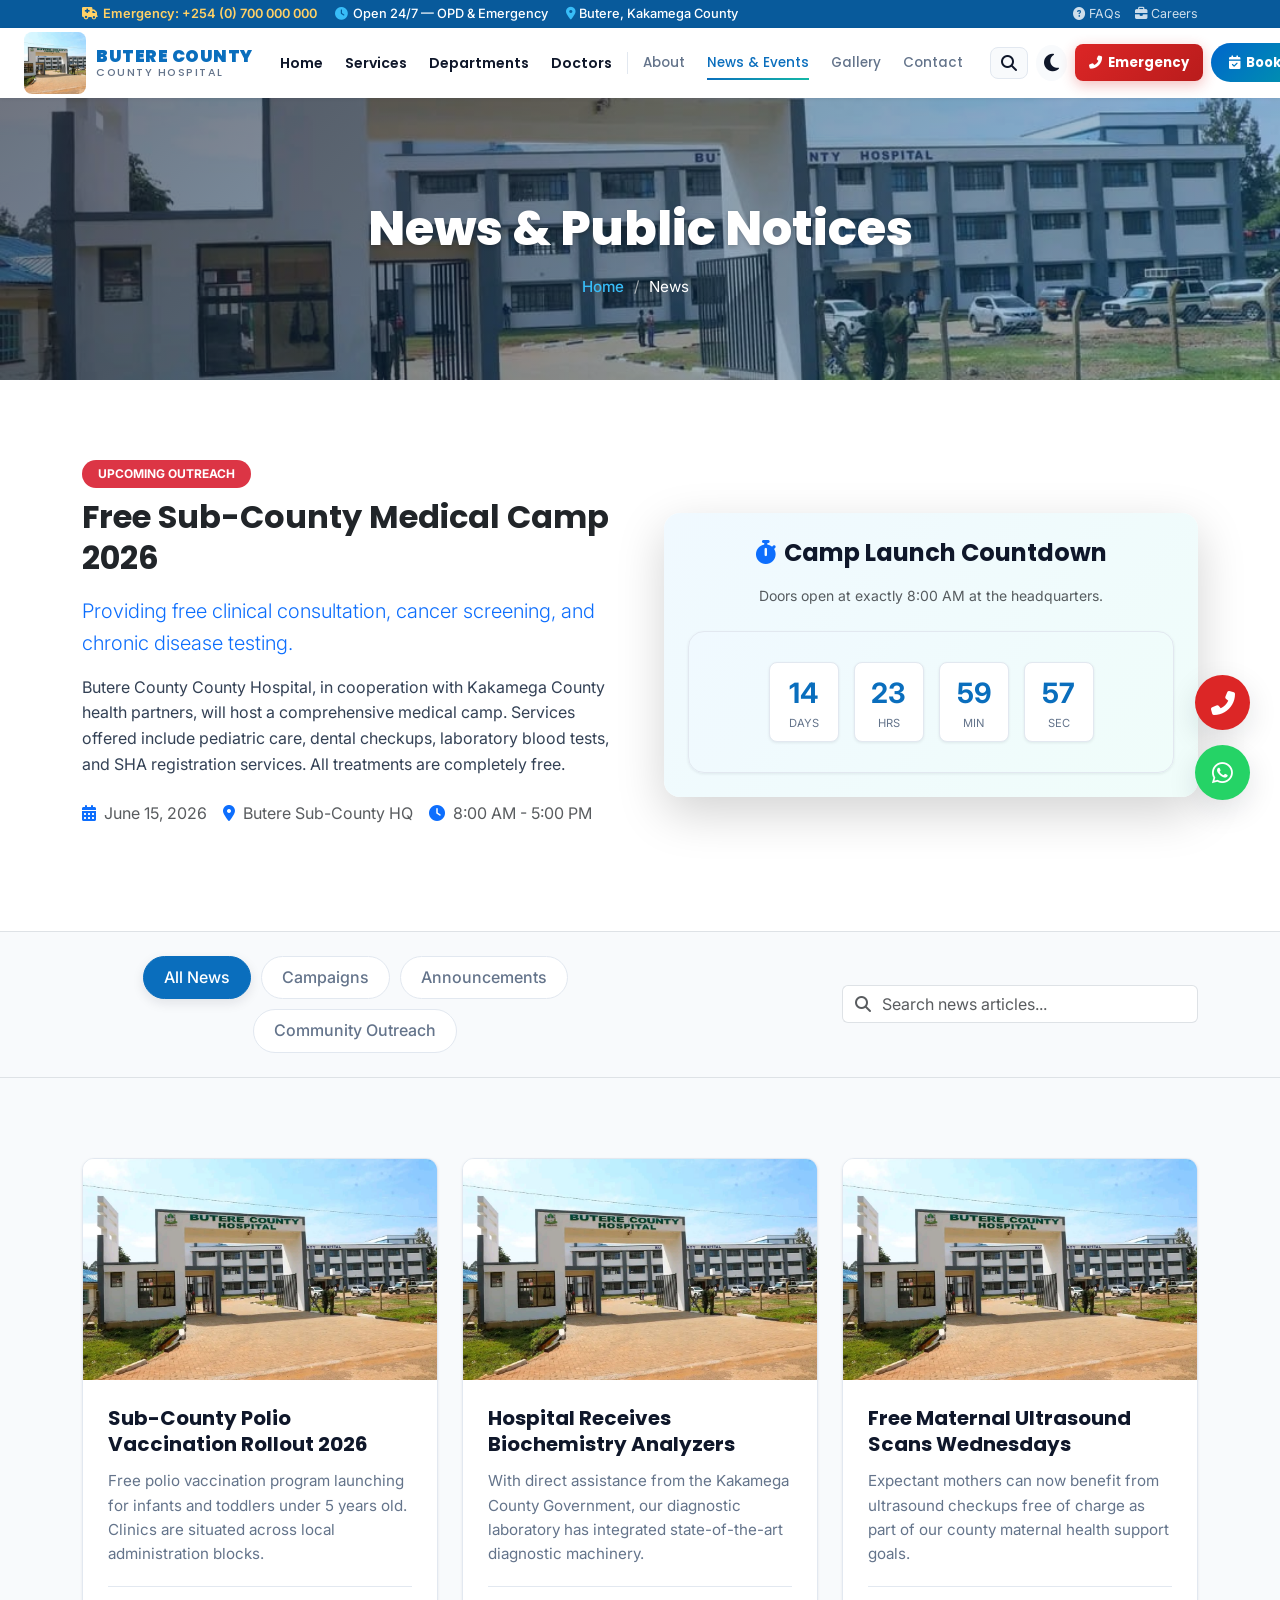
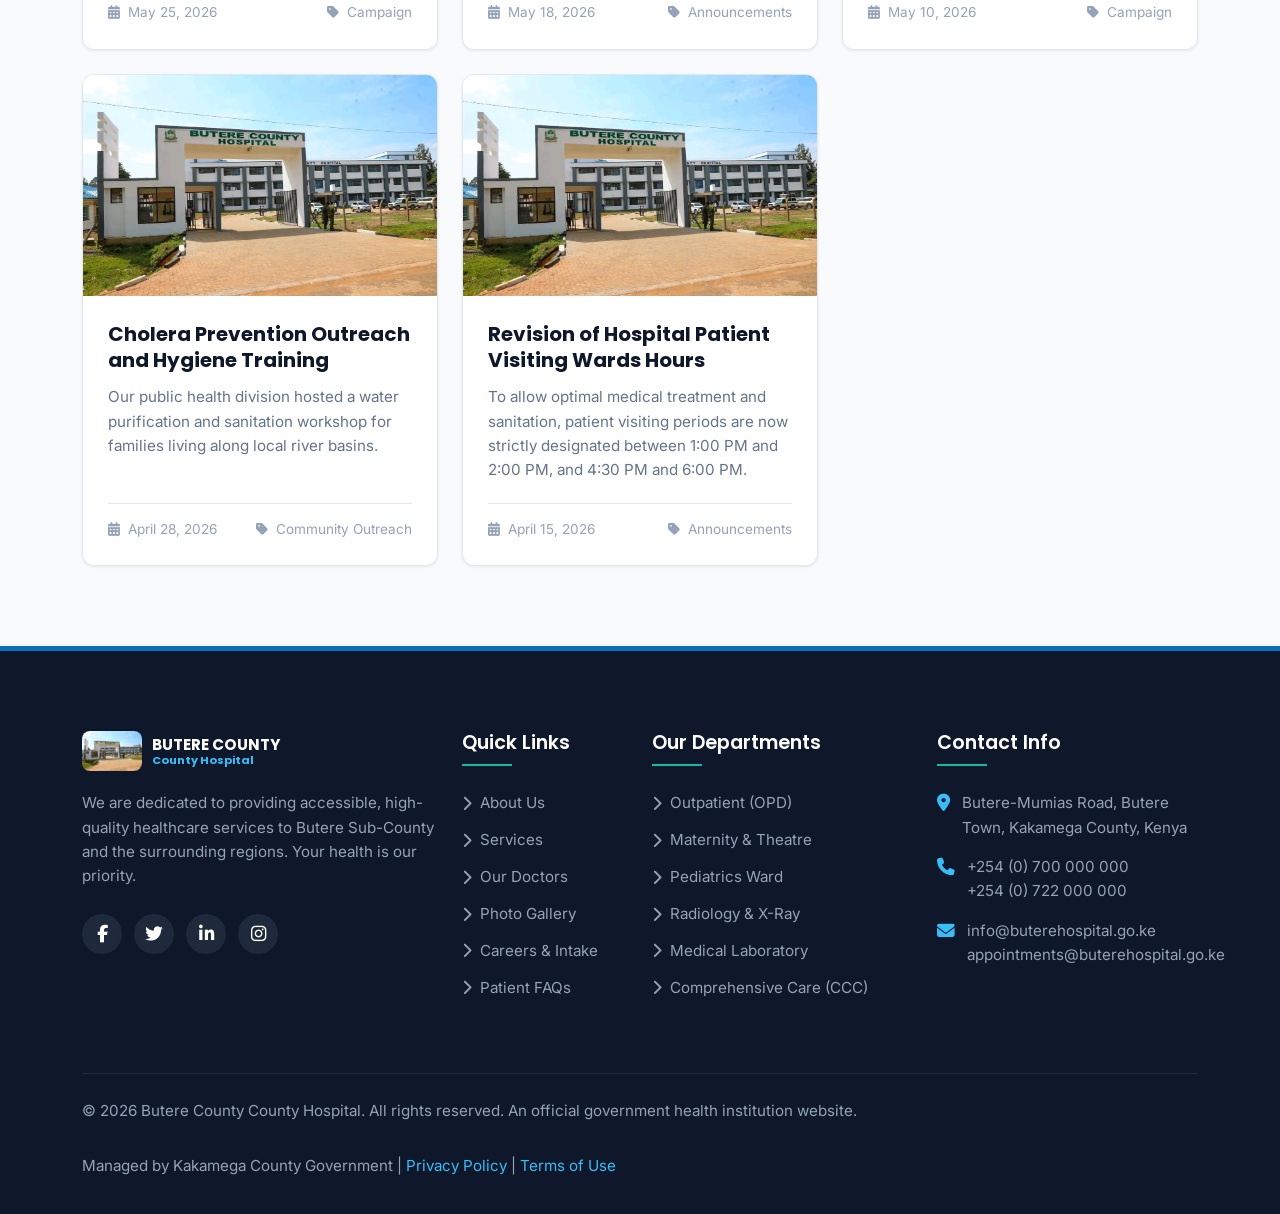
<file: news.html>
<!DOCTYPE html>
<html lang="en">
<head>
  <meta charset="UTF-8">
  <link rel="icon" type="image/x-icon" href="favicon.ico">
  <meta name="viewport" content="width=device-width, initial-scale=1.0">
  <title>News & Events - Butere County County Hospital</title>
  <meta name="description" content="Stay up to date with public health campaigns, county notices, clinic alerts, and medical outreach programs in Butere.">
  <!-- Bootstrap 5 CSS -->
  <link href="https://cdn.jsdelivr.net/npm/bootstrap@5.3.0/dist/css/bootstrap.min.css" rel="stylesheet">
  <!-- Font Awesome -->
  <link href="https://cdnjs.cloudflare.com/ajax/libs/font-awesome/6.4.0/css/all.min.css" rel="stylesheet">
  <!-- AOS Animation -->
  <link href="https://unpkg.com/aos@2.3.1/dist/aos.css" rel="stylesheet">
  <!-- Custom Style -->
  <link rel="stylesheet" href="css/style.css">
</head>
<body>
  <!-- Top Bar -->
  <div class="top-bar">
    <div class="container top-bar-content">
      <div class="top-bar-info">
        <a href="tel:+254700000000" class="top-bar-emergency">
          <i class="fa-solid fa-truck-medical"></i> Emergency: +254 (0) 700 000 000
        </a>
        <span><i class="fa-solid fa-clock"></i> Open 24/7 &mdash; OPD &amp; Emergency</span>
        <span class="d-none d-md-inline"><i class="fa-solid fa-location-dot"></i> Butere, Kakamega County</span>
      </div>
      <div class="top-bar-links">
        <a href="faq.html"><i class="fa-solid fa-circle-question"></i> FAQs</a>
        <a href="careers.html"><i class="fa-solid fa-briefcase"></i> Careers</a>
      </div>
    </div>
  </div>
  <!-- Navbar -->
  <nav class="navbar navbar-expand-xl main-navbar">
    <div class="container-fluid px-lg-4 px-3">
      <a class="navbar-brand navbar-brand-custom" href="index.html">
        <img src="images/hero-hospital.png" alt="Butere County Hospital Logo">
        <span>
          <strong>BUTERE COUNTY</strong>
          <span class="brand-sub">County Hospital</span>
        </span>
      </a>
      <button class="navbar-toggler" type="button" data-bs-toggle="collapse" data-bs-target="#mainNavbarContent" aria-controls="mainNavbarContent" aria-expanded="false" aria-label="Toggle navigation">
        <span class="navbar-toggler-icon"></span>
      </button>
      <div class="collapse navbar-collapse" id="mainNavbarContent">
        <ul class="navbar-nav mx-auto mb-2 mb-lg-0 align-items-lg-center">
          <li class="nav-item"><a class="nav-link" href="index.html">Home</a></li>
          <li class="nav-item"><a class="nav-link" href="services.html">Services</a></li>
          <li class="nav-item mega-menu-item dropdown">
            <a class="nav-link dropdown-toggle" href="departments.html" id="deptDropdown" role="button" data-bs-toggle="dropdown" aria-expanded="false">
              Departments
            </a>
            <div class="dropdown-menu mega-menu" aria-labelledby="deptDropdown">
              <div class="mega-menu-grid">
                <a href="departments.html" class="mega-menu-item-link"><i class="fa-solid fa-stethoscope text-primary"></i><span>Outpatient (OPD)</span></a>
                <a href="departments.html" class="mega-menu-item-link"><i class="fa-solid fa-baby text-primary"></i><span>Maternity &amp; Theatre</span></a>
                <a href="departments.html" class="mega-menu-item-link"><i class="fa-solid fa-child text-primary"></i><span>Pediatrics Ward</span></a>
                <a href="departments.html" class="mega-menu-item-link"><i class="fa-solid fa-flask text-primary"></i><span>Medical Laboratory</span></a>
                <a href="departments.html" class="mega-menu-item-link"><i class="fa-solid fa-pills text-primary"></i><span>Pharmacy</span></a>
                <a href="departments.html" class="mega-menu-item-link"><i class="fa-solid fa-x-ray text-primary"></i><span>Radiology &amp; X-Ray</span></a>
                <a href="departments.html" class="mega-menu-item-link"><i class="fa-solid fa-tooth text-primary"></i><span>Dental Clinic</span></a>
                <a href="departments.html" class="mega-menu-item-link"><i class="fa-solid fa-ribbon text-primary"></i><span>Comprehensive Care (CCC)</span></a>
              </div>
            </div>
          </li>
          <li class="nav-item"><a class="nav-link" href="doctors.html">Doctors</a></li>
          <li class="nav-divider d-none d-xl-block"></li>
          <li class="nav-item nav-secondary"><a class="nav-link" href="about.html">About</a></li>
          <li class="nav-item nav-secondary"><a class="nav-link active" href="news.html">News &amp; Events</a></li>
          <li class="nav-item nav-secondary"><a class="nav-link" href="gallery.html">Gallery</a></li>
          <li class="nav-item nav-secondary"><a class="nav-link" href="contact.html">Contact</a></li>
        </ul>
        <div class="d-flex align-items-center gap-2 navbar-actions ms-lg-3">
          <button class="navbar-icon-btn" id="search-toggle" aria-label="Search">
            <i class="fa-solid fa-magnifying-glass"></i>
          </button>
          <button id="theme-toggle" class="navbar-icon-btn theme-toggle-btn" aria-label="Toggle dark mode">
            <i class="fa-solid fa-moon"></i>
          </button>
          <a href="tel:+254700000000" class="btn-emergency-nav d-none d-xl-inline-flex">
            <i class="fa-solid fa-phone-flip"></i> Emergency
          </a>
          <a href="appointments.html" class="btn-appointment-nav">
            <i class="fa-solid fa-calendar-check"></i> Book Appointment
          </a>
        </div>
      </div>
    </div>
  </nav>

  <!-- Search Overlay -->
  <div class="search-overlay" id="search-overlay">
    <div class="search-overlay-inner">
      <i class="fa-solid fa-magnifying-glass" style="color: var(--text-muted); font-size:1.1rem;"></i>
      <input type="search" class="search-overlay-input" id="site-search-input" placeholder="Search departments, doctors, services..." autocomplete="off">
      <button class="search-overlay-close" id="search-close"><i class="fa-solid fa-xmark"></i></button>
    </div>
  </div>


  <!-- Page Header -->
  <header class="page-header">
    <div class="container">
      <h1>News & Public Notices</h1>
      <ul class="breadcrumb-custom">
        <li><a href="index.html">Home</a></li>
        <li class="active">News</li>
      </ul>
    </div>
  </header>

  <!-- Featured Event Banner / Countdown -->
  <section class="section-padding bg-white">
    <div class="container">
      <div class="row align-items-center g-5">
        <div class="col-lg-6" data-aos="fade-right">
          <span class="badge bg-danger text-white mb-2 px-3 py-2 rounded-pill">UPCOMING OUTREACH</span>
          <h2 class="mb-3 fw-bold text-dark">Free Sub-County Medical Camp 2026</h2>
          <p class="lead text-primary mb-3">Providing free clinical consultation, cancer screening, and chronic disease testing.</p>
          <p class="mb-4">Butere County County Hospital, in cooperation with Kakamega County health partners, will host a comprehensive medical camp. Services offered include pediatric care, dental checkups, laboratory blood tests, and SHA registration services. All treatments are completely free.</p>
          <div class="d-flex gap-3 text-muted mb-4 text-start">
            <div><i class="fa-solid fa-calendar-days text-primary me-1"></i> June 15, 2026</div>
            <div><i class="fa-solid fa-location-dot text-primary me-1"></i> Butere Sub-County HQ</div>
            <div><i class="fa-solid fa-clock text-primary me-1"></i> 8:00 AM - 5:00 PM</div>
          </div>
        </div>
        <div class="col-lg-6" data-aos="fade-left">
          <div class="card border-0 shadow-lg p-4" style="border-radius: var(--radius-lg); background: var(--gradient-card);">
            <h4 class="fw-bold text-center mb-3"><i class="fa-solid fa-stopwatch text-primary me-2"></i>Camp Launch Countdown</h4>
            <p class="text-center text-muted small mb-4">Doors open at exactly 8:00 AM at the headquarters.</p>
            <div class="countdown-container" id="countdown-date">
              <div class="countdown-digits">
                <div class="countdown-box">
                  <span id="days" class="countdown-number">00</span>
                  <span class="countdown-label">Days</span>
                </div>
                <div class="countdown-box">
                  <span id="hours" class="countdown-number">00</span>
                  <span class="countdown-label">Hrs</span>
                </div>
                <div class="countdown-box">
                  <span id="minutes" class="countdown-number">00</span>
                  <span class="countdown-label">Min</span>
                </div>
                <div class="countdown-box">
                  <span id="seconds" class="countdown-number">00</span>
                  <span class="countdown-label">Sec</span>
                </div>
              </div>
            </div>
          </div>
        </div>
      </div>
    </div>
  </section>

  <!-- Filter & Search Section -->
  <section class="py-4 bg-light-gray border-top border-bottom">
    <div class="container">
      <div class="row g-4 align-items-center justify-content-between">
        <div class="col-lg-6">
          <div class="gallery-filters mb-0">
            <button class="gallery-filter-btn active" data-filter="all">All News</button>
            <button class="gallery-filter-btn" data-filter="campaign">Campaigns</button>
            <button class="gallery-filter-btn" data-filter="announcements">Announcements</button>
            <button class="gallery-filter-btn" data-filter="outreach">Community Outreach</button>
          </div>
        </div>
        <div class="col-lg-4">
          <div class="input-group">
            <span class="input-group-text bg-white border-end-0"><i class="fa-solid fa-magnifying-glass text-muted"></i></span>
            <input type="text" id="search-input" class="form-control bg-white border-start-0 ps-0" placeholder="Search news articles...">
          </div>
        </div>
      </div>
    </div>
  </section>

  <!-- News Grid -->
  <section class="section-padding bg-light-gray">
    <div class="container">
      <div class="row g-4">
        
        <!-- Post 1 -->
        <div class="col-lg-4 col-md-6 filterable-item" data-category="campaign" data-aos="fade-up" data-aos-delay="100">
          <div class="hospital-card">
            <div class="hospital-card-img-wrapper">
              <img src="images/hero-hospital.png" alt="Polio Campaign" class="hospital-card-img">
            </div>
            <div class="hospital-card-body">
              <h3 class="hospital-card-title">Sub-County Polio Vaccination Rollout 2026</h3>
              <p class="hospital-card-text">Free polio vaccination program launching for infants and toddlers under 5 years old. Clinics are situated across local administration blocks.</p>
              <div class="hospital-card-meta">
                <span><i class="fa-solid fa-calendar-days me-1"></i> May 25, 2026</span>
                <span><i class="fa-solid fa-tag me-1"></i> Campaign</span>
              </div>
            </div>
          </div>
        </div>

        <!-- Post 2 -->
        <div class="col-lg-4 col-md-6 filterable-item" data-category="announcements" data-aos="fade-up" data-aos-delay="200">
          <div class="hospital-card">
            <div class="hospital-card-img-wrapper">
              <img src="images/hero-hospital.png" alt="Laboratory analyzers" class="hospital-card-img">
            </div>
            <div class="hospital-card-body">
              <h3 class="hospital-card-title">Hospital Receives Biochemistry Analyzers</h3>
              <p class="hospital-card-text">With direct assistance from the Kakamega County Government, our diagnostic laboratory has integrated state-of-the-art diagnostic machinery.</p>
              <div class="hospital-card-meta">
                <span><i class="fa-solid fa-calendar-days me-1"></i> May 18, 2026</span>
                <span><i class="fa-solid fa-tag me-1"></i> Announcements</span>
              </div>
            </div>
          </div>
        </div>

        <!-- Post 3 -->
        <div class="col-lg-4 col-md-6 filterable-item" data-category="campaign" data-aos="fade-up" data-aos-delay="300">
          <div class="hospital-card">
            <div class="hospital-card-img-wrapper">
              <img src="images/hero-hospital.png" alt="Ultrasound scans" class="hospital-card-img">
            </div>
            <div class="hospital-card-body">
              <h3 class="hospital-card-title">Free Maternal Ultrasound Scans Wednesdays</h3>
              <p class="hospital-card-text">Expectant mothers can now benefit from ultrasound checkups free of charge as part of our county maternal health support goals.</p>
              <div class="hospital-card-meta">
                <span><i class="fa-solid fa-calendar-days me-1"></i> May 10, 2026</span>
                <span><i class="fa-solid fa-tag me-1"></i> Campaign</span>
              </div>
            </div>
          </div>
        </div>

        <!-- Post 4 -->
        <div class="col-lg-4 col-md-6 filterable-item" data-category="outreach" data-aos="fade-up" data-aos-delay="100">
          <div class="hospital-card">
            <div class="hospital-card-img-wrapper">
              <img src="images/hero-hospital.png" alt="Hygiene campaign" class="hospital-card-img">
            </div>
            <div class="hospital-card-body">
              <h3 class="hospital-card-title">Cholera Prevention Outreach and Hygiene Training</h3>
              <p class="hospital-card-text">Our public health division hosted a water purification and sanitation workshop for families living along local river basins.</p>
              <div class="hospital-card-meta">
                <span><i class="fa-solid fa-calendar-days me-1"></i> April 28, 2026</span>
                <span><i class="fa-solid fa-tag me-1"></i> Community Outreach</span>
              </div>
            </div>
          </div>
        </div>

        <!-- Post 5 -->
        <div class="col-lg-4 col-md-6 filterable-item" data-category="announcements" data-aos="fade-up" data-aos-delay="200">
          <div class="hospital-card">
            <div class="hospital-card-img-wrapper">
              <img src="images/hero-hospital.png" alt="Visiting hours notice" class="hospital-card-img">
            </div>
            <div class="hospital-card-body">
              <h3 class="hospital-card-title">Revision of Hospital Patient Visiting Wards Hours</h3>
              <p class="hospital-card-text">To allow optimal medical treatment and sanitation, patient visiting periods are now strictly designated between 1:00 PM and 2:00 PM, and 4:30 PM and 6:00 PM.</p>
              <div class="hospital-card-meta">
                <span><i class="fa-solid fa-calendar-days me-1"></i> April 15, 2026</span>
                <span><i class="fa-solid fa-tag me-1"></i> Announcements</span>
              </div>
            </div>
          </div>
        </div>

      </div>
    </div>
  </section>

  <!-- Footer -->
  <footer class="hospital-footer">
    <div class="container">
      <div class="row g-4">
        <div class="col-lg-4 col-md-6">
          <div class="footer-logo-wrapper">
            <img src="images/hero-hospital.png" alt="Butere County Hospital Logo" style="border-radius: var(--radius-sm); object-fit: cover;">
            <span class="footer-logo-text">
              BUTERE COUNTY
              <span>County Hospital</span>
            </span>
          </div>
          <p class="mb-4">We are dedicated to providing accessible, high-quality healthcare services to Butere Sub-County and the surrounding regions. Your health is our priority.</p>
          <div class="footer-social-icons">
            <a href="#" aria-label="Facebook"><i class="fa-brands fa-facebook-f"></i></a>
            <a href="#" aria-label="Twitter"><i class="fa-brands fa-twitter"></i></a>
            <a href="#" aria-label="Linkedin"><i class="fa-brands fa-linkedin-in"></i></a>
            <a href="#" aria-label="Instagram"><i class="fa-brands fa-instagram"></i></a>
          </div>
        </div>
        
        <div class="col-lg-2 col-md-6">
          <h4 class="footer-title">Quick Links</h4>
          <ul class="footer-links">
            <li><a href="about.html"><i class="fa-solid fa-chevron-right"></i> About Us</a></li>
            <li><a href="services.html"><i class="fa-solid fa-chevron-right"></i> Services</a></li>
            <li><a href="doctors.html"><i class="fa-solid fa-chevron-right"></i> Our Doctors</a></li>
            <li><a href="gallery.html"><i class="fa-solid fa-chevron-right"></i> Photo Gallery</a></li>
            <li><a href="careers.html"><i class="fa-solid fa-chevron-right"></i> Careers & Intake</a></li>
            <li><a href="faq.html"><i class="fa-solid fa-chevron-right"></i> Patient FAQs</a></li>
          </ul>
        </div>
        
        <div class="col-lg-3 col-md-6">
          <h4 class="footer-title">Our Departments</h4>
          <ul class="footer-links">
            <li><a href="departments.html"><i class="fa-solid fa-chevron-right"></i> Outpatient (OPD)</a></li>
            <li><a href="departments.html"><i class="fa-solid fa-chevron-right"></i> Maternity & Theatre</a></li>
            <li><a href="departments.html"><i class="fa-solid fa-chevron-right"></i> Pediatrics Ward</a></li>
            <li><a href="departments.html"><i class="fa-solid fa-chevron-right"></i> Radiology & X-Ray</a></li>
            <li><a href="departments.html"><i class="fa-solid fa-chevron-right"></i> Medical Laboratory</a></li>
            <li><a href="departments.html"><i class="fa-solid fa-chevron-right"></i> Comprehensive Care (CCC)</a></li>
          </ul>
        </div>
        
        <div class="col-lg-3 col-md-6">
          <h4 class="footer-title">Contact Info</h4>
          <ul class="footer-contact-list">
            <li>
              <i class="fa-solid fa-location-dot"></i>
              <span>Butere-Mumias Road, Butere Town, Kakamega County, Kenya</span>
            </li>
            <li>
              <i class="fa-solid fa-phone"></i>
              <span>+254 (0) 700 000 000<br>+254 (0) 722 000 000</span>
            </li>
            <li>
              <i class="fa-solid fa-envelope"></i>
              <span>info@buterehospital.go.ke<br>appointments@buterehospital.go.ke</span>
            </li>
          </ul>
        </div>
      </div>
      
      <div class="footer-bottom">
        <p>&copy; 2026 Butere County County Hospital. All rights reserved. An official government health institution website.</p>
        <p>Managed by Kakamega County Government | <a href="#" style="color: var(--accent);">Privacy Policy</a> | <a href="#" style="color: var(--accent);">Terms of Use</a></p>
      </div>
    </div>
  </footer>

  <!-- Floating Buttons -->
  <div class="floating-actions">
    <a href="tel:+254700000000" class="float-btn btn-emergency-float" aria-label="Call Emergency Hotline">
      <i class="fa-solid fa-phone-flip"></i>
    </a>
    <a href="https://wa.me/254700000000" target="_blank" class="float-btn btn-whatsapp-float" aria-label="Chat via WhatsApp">
      <i class="fa-brands fa-whatsapp"></i>
    </a>
    <button class="float-btn btn-scroll-top" aria-label="Scroll back to top">
      <i class="fa-solid fa-chevron-up"></i>
    </button>
  </div>

  <!-- Bootstrap 5 Bundle JS -->
  <script src="https://cdn.jsdelivr.net/npm/bootstrap@5.3.0/dist/js/bootstrap.bundle.min.js"></script>
  <!-- AOS Scroll Animation JS -->
  <script src="https://unpkg.com/aos@2.3.1/dist/aos.js"></script>
  <!-- Custom JS -->
  <script src="js/main.js"></script>
  <script>
    // Initialize AOS
    AOS.init({
      duration: 800,
      once: true,
      offset: 100
    });
  </script>
</body>
</html>
</file>
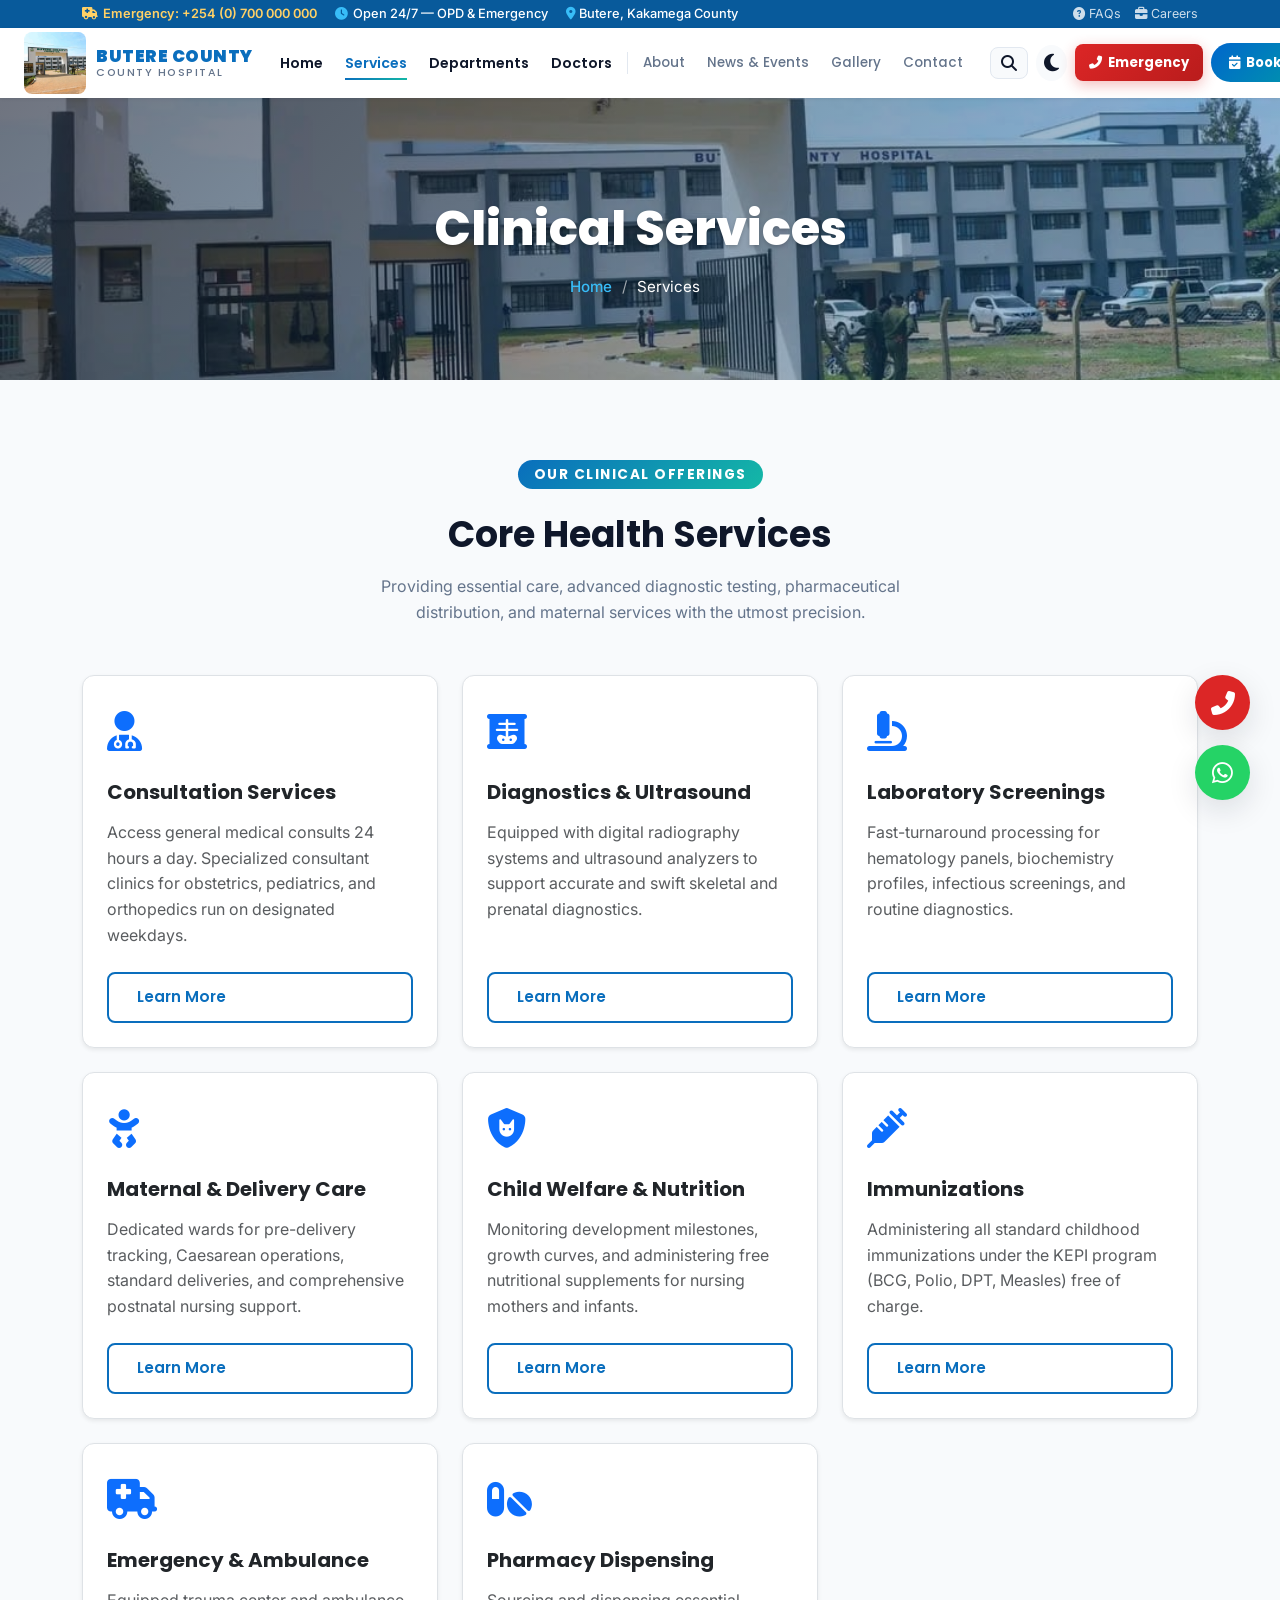
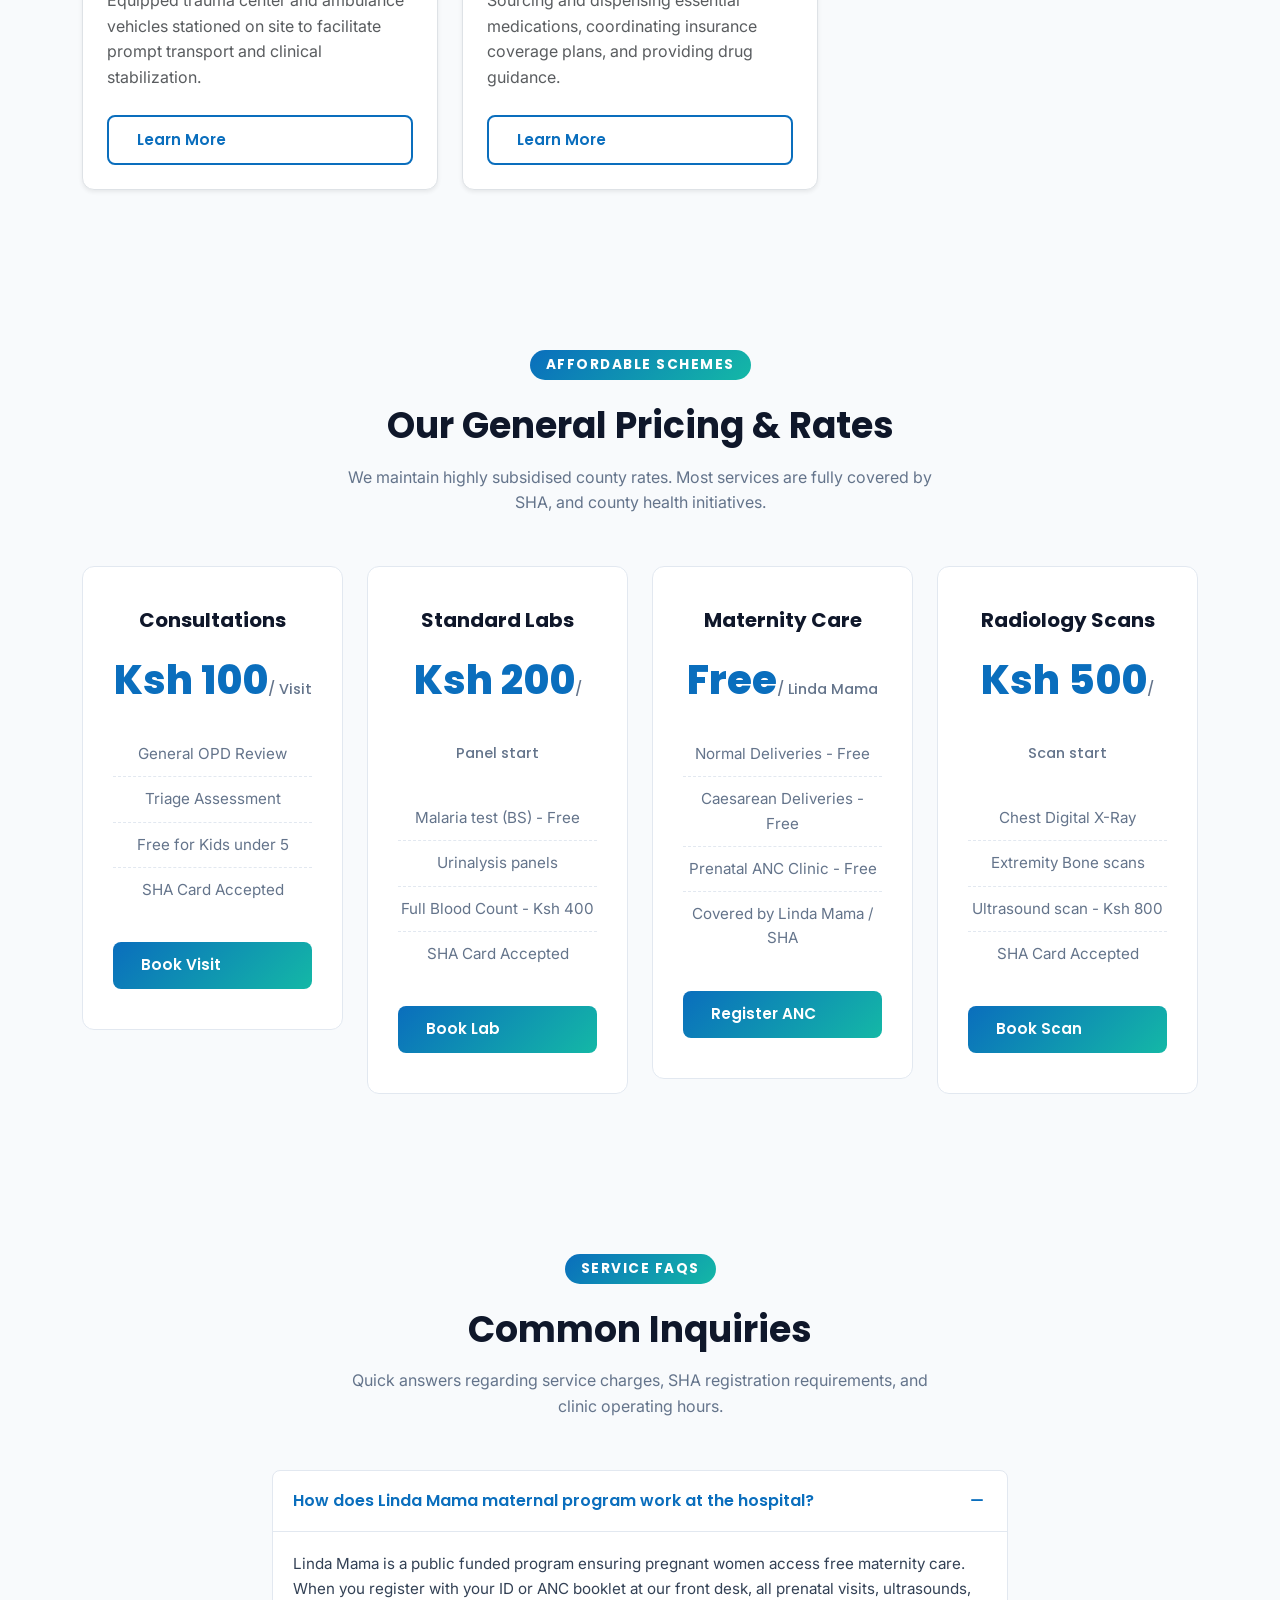
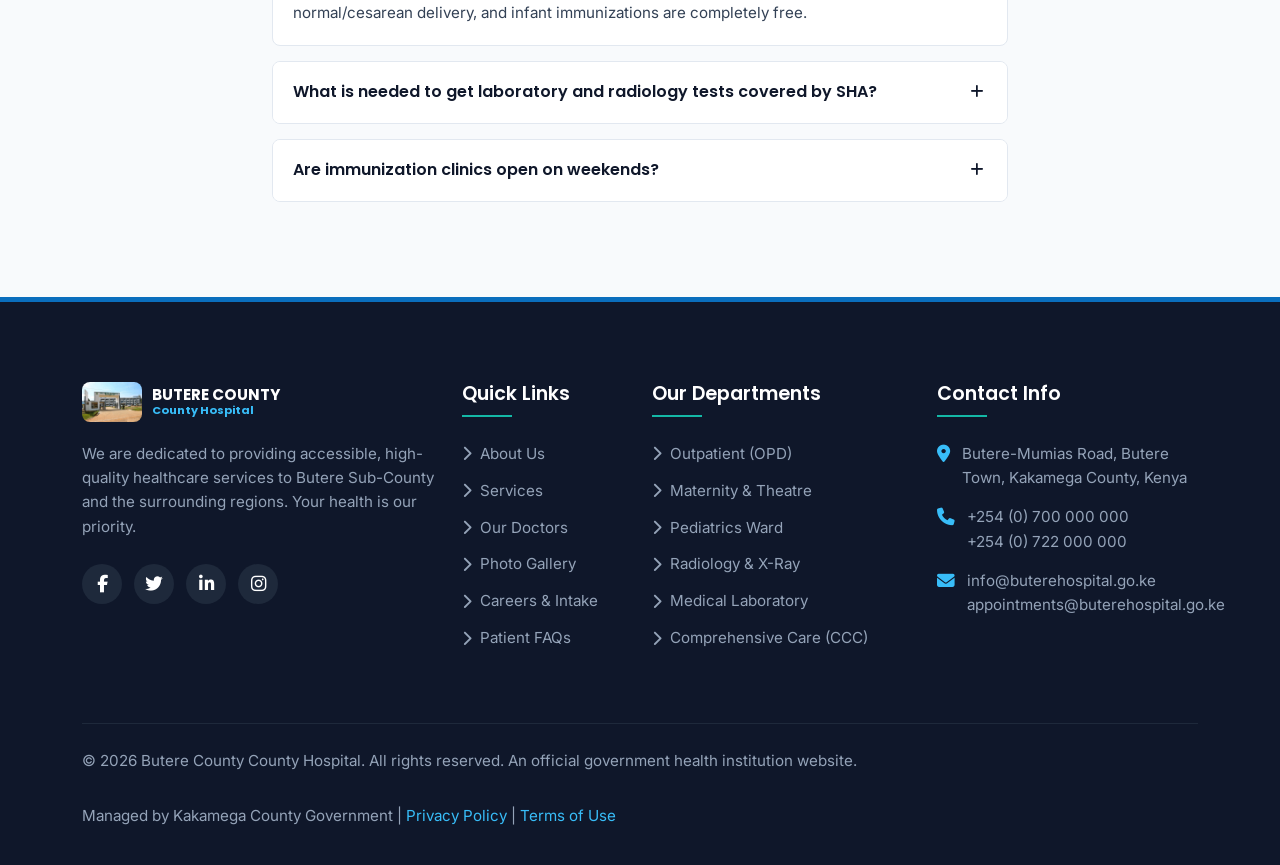
<file: services.html>
<!DOCTYPE html>
<html lang="en">
<head>
  <meta charset="UTF-8">
  <link rel="icon" type="image/x-icon" href="favicon.ico">
  <meta name="viewport" content="width=device-width, initial-scale=1.0">
  <title>Our Services - Butere County County Hospital</title>
  <meta name="description" content="Discover our wide range of services including consultations, laboratory tests, child welfare, immunizations, and diagnostics.">
  <!-- Bootstrap 5 CSS -->
  <link href="https://cdn.jsdelivr.net/npm/bootstrap@5.3.0/dist/css/bootstrap.min.css" rel="stylesheet">
  <!-- Font Awesome -->
  <link href="https://cdnjs.cloudflare.com/ajax/libs/font-awesome/6.4.0/css/all.min.css" rel="stylesheet">
  <!-- AOS Animation -->
  <link href="https://unpkg.com/aos@2.3.1/dist/aos.css" rel="stylesheet">
  <!-- Custom Style -->
  <link rel="stylesheet" href="css/style.css">
</head>
<body>
  <!-- Top Bar -->
  <div class="top-bar">
    <div class="container top-bar-content">
      <div class="top-bar-info">
        <a href="tel:+254700000000" class="top-bar-emergency">
          <i class="fa-solid fa-truck-medical"></i> Emergency: +254 (0) 700 000 000
        </a>
        <span><i class="fa-solid fa-clock"></i> Open 24/7 &mdash; OPD &amp; Emergency</span>
        <span class="d-none d-md-inline"><i class="fa-solid fa-location-dot"></i> Butere, Kakamega County</span>
      </div>
      <div class="top-bar-links">
        <a href="faq.html"><i class="fa-solid fa-circle-question"></i> FAQs</a>
        <a href="careers.html"><i class="fa-solid fa-briefcase"></i> Careers</a>
      </div>
    </div>
  </div>
  <!-- Navbar -->
  <nav class="navbar navbar-expand-xl main-navbar">
    <div class="container-fluid px-lg-4 px-3">
      <a class="navbar-brand navbar-brand-custom" href="index.html">
        <img src="images/hero-hospital.png" alt="Butere County Hospital Logo">
        <span>
          <strong>BUTERE COUNTY</strong>
          <span class="brand-sub">County Hospital</span>
        </span>
      </a>
      <button class="navbar-toggler" type="button" data-bs-toggle="collapse" data-bs-target="#mainNavbarContent" aria-controls="mainNavbarContent" aria-expanded="false" aria-label="Toggle navigation">
        <span class="navbar-toggler-icon"></span>
      </button>
      <div class="collapse navbar-collapse" id="mainNavbarContent">
        <ul class="navbar-nav mx-auto mb-2 mb-lg-0 align-items-lg-center">
          <li class="nav-item"><a class="nav-link" href="index.html">Home</a></li>
          <li class="nav-item"><a class="nav-link active" href="services.html">Services</a></li>
          <li class="nav-item mega-menu-item dropdown">
            <a class="nav-link dropdown-toggle" href="departments.html" id="deptDropdown" role="button" data-bs-toggle="dropdown" aria-expanded="false">
              Departments
            </a>
            <div class="dropdown-menu mega-menu" aria-labelledby="deptDropdown">
              <div class="mega-menu-grid">
                <a href="departments.html" class="mega-menu-item-link"><i class="fa-solid fa-stethoscope text-primary"></i><span>Outpatient (OPD)</span></a>
                <a href="departments.html" class="mega-menu-item-link"><i class="fa-solid fa-baby text-primary"></i><span>Maternity &amp; Theatre</span></a>
                <a href="departments.html" class="mega-menu-item-link"><i class="fa-solid fa-child text-primary"></i><span>Pediatrics Ward</span></a>
                <a href="departments.html" class="mega-menu-item-link"><i class="fa-solid fa-flask text-primary"></i><span>Medical Laboratory</span></a>
                <a href="departments.html" class="mega-menu-item-link"><i class="fa-solid fa-pills text-primary"></i><span>Pharmacy</span></a>
                <a href="departments.html" class="mega-menu-item-link"><i class="fa-solid fa-x-ray text-primary"></i><span>Radiology &amp; X-Ray</span></a>
                <a href="departments.html" class="mega-menu-item-link"><i class="fa-solid fa-tooth text-primary"></i><span>Dental Clinic</span></a>
                <a href="departments.html" class="mega-menu-item-link"><i class="fa-solid fa-ribbon text-primary"></i><span>Comprehensive Care (CCC)</span></a>
              </div>
            </div>
          </li>
          <li class="nav-item"><a class="nav-link" href="doctors.html">Doctors</a></li>
          <li class="nav-divider d-none d-xl-block"></li>
          <li class="nav-item nav-secondary"><a class="nav-link" href="about.html">About</a></li>
          <li class="nav-item nav-secondary"><a class="nav-link" href="news.html">News &amp; Events</a></li>
          <li class="nav-item nav-secondary"><a class="nav-link" href="gallery.html">Gallery</a></li>
          <li class="nav-item nav-secondary"><a class="nav-link" href="contact.html">Contact</a></li>
        </ul>
        <div class="d-flex align-items-center gap-2 navbar-actions ms-lg-3">
          <button class="navbar-icon-btn" id="search-toggle" aria-label="Search">
            <i class="fa-solid fa-magnifying-glass"></i>
          </button>
          <button id="theme-toggle" class="navbar-icon-btn theme-toggle-btn" aria-label="Toggle dark mode">
            <i class="fa-solid fa-moon"></i>
          </button>
          <a href="tel:+254700000000" class="btn-emergency-nav d-none d-xl-inline-flex">
            <i class="fa-solid fa-phone-flip"></i> Emergency
          </a>
          <a href="appointments.html" class="btn-appointment-nav">
            <i class="fa-solid fa-calendar-check"></i> Book Appointment
          </a>
        </div>
      </div>
    </div>
  </nav>

  <!-- Search Overlay -->
  <div class="search-overlay" id="search-overlay">
    <div class="search-overlay-inner">
      <i class="fa-solid fa-magnifying-glass" style="color: var(--text-muted); font-size:1.1rem;"></i>
      <input type="search" class="search-overlay-input" id="site-search-input" placeholder="Search departments, doctors, services..." autocomplete="off">
      <button class="search-overlay-close" id="search-close"><i class="fa-solid fa-xmark"></i></button>
    </div>
  </div>


  <!-- Page Header -->
  <header class="page-header">
    <div class="container">
      <h1>Clinical Services</h1>
      <ul class="breadcrumb-custom">
        <li><a href="index.html">Home</a></li>
        <li class="active">Services</li>
      </ul>
    </div>
  </header>

  <!-- Services Grid -->
  <section class="section-padding">
    <div class="container">
      <div class="section-title-wrapper" data-aos="fade-up">
        <span class="badge">OUR CLINICAL OFFERINGS</span>
        <h2 class="mt-2">Core Health Services</h2>
        <p>Providing essential care, advanced diagnostic testing, pharmaceutical distribution, and maternal services with the utmost precision.</p>
      </div>

      <div class="row g-4">
        <!-- Service 1: Consultation -->
        <div class="col-lg-4 col-md-6" data-aos="fade-up" data-aos-delay="100">
          <div class="card h-100 border p-4 shadow-sm" style="border-radius: var(--radius-md); background-color: var(--bg-white);">
            <div class="text-primary fs-1 mb-3"><i class="fa-solid fa-user-doctor"></i></div>
            <h3 class="h5 fw-bold text-dark mb-3">Consultation Services</h3>
            <p class="text-muted mb-4">Access general medical consults 24 hours a day. Specialized consultant clinics for obstetrics, pediatrics, and orthopedics run on designated weekdays.</p>
            <button class="btn btn-sm btn-custom btn-custom-secondary mt-auto" data-bs-toggle="modal" data-bs-target="#consultServiceModal">Learn More</button>
          </div>
        </div>

        <!-- Service 2: Diagnostics -->
        <div class="col-lg-4 col-md-6" data-aos="fade-up" data-aos-delay="200">
          <div class="card h-100 border p-4 shadow-sm" style="border-radius: var(--radius-md); background-color: var(--bg-white);">
            <div class="text-primary fs-1 mb-3"><i class="fa-solid fa-x-ray"></i></div>
            <h3 class="h5 fw-bold text-dark mb-3">Diagnostics & Ultrasound</h3>
            <p class="text-muted mb-4">Equipped with digital radiography systems and ultrasound analyzers to support accurate and swift skeletal and prenatal diagnostics.</p>
            <button class="btn btn-sm btn-custom btn-custom-secondary mt-auto" data-bs-toggle="modal" data-bs-target="#diagnosticServiceModal">Learn More</button>
          </div>
        </div>

        <!-- Service 3: Labs -->
        <div class="col-lg-4 col-md-6" data-aos="fade-up" data-aos-delay="300">
          <div class="card h-100 border p-4 shadow-sm" style="border-radius: var(--radius-md); background-color: var(--bg-white);">
            <div class="text-primary fs-1 mb-3"><i class="fa-solid fa-microscope"></i></div>
            <h3 class="h5 fw-bold text-dark mb-3">Laboratory Screenings</h3>
            <p class="text-muted mb-4">Fast-turnaround processing for hematology panels, biochemistry profiles, infectious screenings, and routine diagnostics.</p>
            <button class="btn btn-sm btn-custom btn-custom-secondary mt-auto" data-bs-toggle="modal" data-bs-target="#labServiceModal">Learn More</button>
          </div>
        </div>

        <!-- Service 4: Maternal Care -->
        <div class="col-lg-4 col-md-6" data-aos="fade-up" data-aos-delay="100">
          <div class="card h-100 border p-4 shadow-sm" style="border-radius: var(--radius-md); background-color: var(--bg-white);">
            <div class="text-primary fs-1 mb-3"><i class="fa-solid fa-baby"></i></div>
            <h3 class="h5 fw-bold text-dark mb-3">Maternal & Delivery Care</h3>
            <p class="text-muted mb-4">Dedicated wards for pre-delivery tracking, Caesarean operations, standard deliveries, and comprehensive postnatal nursing support.</p>
            <button class="btn btn-sm btn-custom btn-custom-secondary mt-auto" data-bs-toggle="modal" data-bs-target="#maternalServiceModal">Learn More</button>
          </div>
        </div>

        <!-- Service 5: Child Welfare -->
        <div class="col-lg-4 col-md-6" data-aos="fade-up" data-aos-delay="200">
          <div class="card h-100 border p-4 shadow-sm" style="border-radius: var(--radius-md); background-color: var(--bg-white);">
            <div class="text-primary fs-1 mb-3"><i class="fa-solid fa-shield-cat"></i></div>
            <h3 class="h5 fw-bold text-dark mb-3">Child Welfare & Nutrition</h3>
            <p class="text-muted mb-4">Monitoring development milestones, growth curves, and administering free nutritional supplements for nursing mothers and infants.</p>
            <button class="btn btn-sm btn-custom btn-custom-secondary mt-auto" data-bs-toggle="modal" data-bs-target="#childWelfareModal">Learn More</button>
          </div>
        </div>

        <!-- Service 6: Immunization -->
        <div class="col-lg-4 col-md-6" data-aos="fade-up" data-aos-delay="300">
          <div class="card h-100 border p-4 shadow-sm" style="border-radius: var(--radius-md); background-color: var(--bg-white);">
            <div class="text-primary fs-1 mb-3"><i class="fa-solid fa-syringe"></i></div>
            <h3 class="h5 fw-bold text-dark mb-3">Immunizations</h3>
            <p class="text-muted mb-4">Administering all standard childhood immunizations under the KEPI program (BCG, Polio, DPT, Measles) free of charge.</p>
            <button class="btn btn-sm btn-custom btn-custom-secondary mt-auto" data-bs-toggle="modal" data-bs-target="#immunizationServiceModal">Learn More</button>
          </div>
        </div>

        <!-- Service 7: Emergency -->
        <div class="col-lg-4 col-md-6" data-aos="fade-up" data-aos-delay="100">
          <div class="card h-100 border p-4 shadow-sm" style="border-radius: var(--radius-md); background-color: var(--bg-white);">
            <div class="text-primary fs-1 mb-3"><i class="fa-solid fa-truck-medical"></i></div>
            <h3 class="h5 fw-bold text-dark mb-3">Emergency & Ambulance</h3>
            <p class="text-muted mb-4">Equipped trauma center and ambulance vehicles stationed on site to facilitate prompt transport and clinical stabilization.</p>
            <button class="btn btn-sm btn-custom btn-custom-secondary mt-auto" data-bs-toggle="modal" data-bs-target="#emergencyServiceModal">Learn More</button>
          </div>
        </div>

        <!-- Service 8: Pharmacy -->
        <div class="col-lg-4 col-md-6" data-aos="fade-up" data-aos-delay="200">
          <div class="card h-100 border p-4 shadow-sm" style="border-radius: var(--radius-md); background-color: var(--bg-white);">
            <div class="text-primary fs-1 mb-3"><i class="fa-solid fa-pills"></i></div>
            <h3 class="h5 fw-bold text-dark mb-3">Pharmacy Dispensing</h3>
            <p class="text-muted mb-4">Sourcing and dispensing essential medications, coordinating insurance coverage plans, and providing drug guidance.</p>
            <button class="btn btn-sm btn-custom btn-custom-secondary mt-auto" data-bs-toggle="modal" data-bs-target="#pharmacyServiceModal">Learn More</button>
          </div>
        </div>
      </div>
    </div>
  </section>

  <!-- Pricing Panel -->
  <section class="section-padding bg-light-gray">
    <div class="container">
      <div class="section-title-wrapper" data-aos="fade-up">
        <span class="badge">AFFORDABLE SCHEMES</span>
        <h2 class="mt-2">Our General Pricing & Rates</h2>
        <p>We maintain highly subsidised county rates. Most services are fully covered by SHA, and county health initiatives.</p>
      </div>

      <div class="row g-4">
        <!-- Pricing 1: Consultation -->
        <div class="col-lg-3 col-md-6" data-aos="fade-up" data-aos-delay="100">
          <div class="pricing-card">
            <div class="pricing-header">
              <h4>Consultations</h4>
              <div class="pricing-price">Ksh 100<span>/ Visit</span></div>
            </div>
            <ul class="pricing-list">
              <li>General OPD Review</li>
              <li>Triage Assessment</li>
              <li>Free for Kids under 5</li>
              <li>SHA Card Accepted</li>
            </ul>
            <a href="appointments.html" class="btn btn-custom btn-custom-primary btn-sm w-100">Book Visit</a>
          </div>
        </div>

        <!-- Pricing 2: Lab tests -->
        <div class="col-lg-3 col-md-6" data-aos="fade-up" data-aos-delay="200">
          <div class="pricing-card">
            <div class="pricing-header">
              <h4>Standard Labs</h4>
              <div class="pricing-price">Ksh 200<span>/ Panel start</span></div>
            </div>
            <ul class="pricing-list">
              <li>Malaria test (BS) - Free</li>
              <li>Urinalysis panels</li>
              <li>Full Blood Count - Ksh 400</li>
              <li>SHA Card Accepted</li>
            </ul>
            <a href="appointments.html" class="btn btn-custom btn-custom-primary btn-sm w-100">Book Lab</a>
          </div>
        </div>

        <!-- Pricing 3: Maternity -->
        <div class="col-lg-3 col-md-6" data-aos="fade-up" data-aos-delay="300">
          <div class="pricing-card">
            <div class="pricing-header">
              <h4>Maternity Care</h4>
              <div class="pricing-price">Free<span>/ Linda Mama</span></div>
            </div>
            <ul class="pricing-list">
              <li>Normal Deliveries - Free</li>
              <li>Caesarean Deliveries - Free</li>
              <li>Prenatal ANC Clinic - Free</li>
              <li>Covered by Linda Mama / SHA</li>
            </ul>
            <a href="appointments.html" class="btn btn-custom btn-custom-primary btn-sm w-100">Register ANC</a>
          </div>
        </div>

        <!-- Pricing 4: Radiology -->
        <div class="col-lg-3 col-md-6" data-aos="fade-up" data-aos-delay="400">
          <div class="pricing-card">
            <div class="pricing-header">
              <h4>Radiology Scans</h4>
              <div class="pricing-price">Ksh 500<span>/ Scan start</span></div>
            </div>
            <ul class="pricing-list">
              <li>Chest Digital X-Ray</li>
              <li>Extremity Bone scans</li>
              <li>Ultrasound scan - Ksh 800</li>
              <li>SHA Card Accepted</li>
            </ul>
            <a href="appointments.html" class="btn btn-custom btn-custom-primary btn-sm w-100">Book Scan</a>
          </div>
        </div>
      </div>
    </div>
  </section>

  <!-- Service specific FAQ Section -->
  <section class="section-padding">
    <div class="container">
      <div class="section-title-wrapper" data-aos="fade-up">
        <span class="badge font-heading">SERVICE FAQS</span>
        <h2 class="mt-2">Common Inquiries</h2>
        <p>Quick answers regarding service charges, SHA registration requirements, and clinic operating hours.</p>
      </div>

      <div class="row justify-content-center">
        <div class="col-lg-8">
          <div class="accordion faq-accordion" id="servicesFaq">
            <div class="accordion-item">
              <h2 class="accordion-header">
                <button class="accordion-button" type="button" data-bs-toggle="collapse" data-bs-target="#sFaq1">
                  How does Linda Mama maternal program work at the hospital?
                </button>
              </h2>
              <div id="sFaq1" class="accordion-collapse collapse show" data-bs-parent="#servicesFaq">
                <div class="accordion-body">
                  Linda Mama is a public funded program ensuring pregnant women access free maternity care. When you register with your ID or ANC booklet at our front desk, all prenatal visits, ultrasounds, normal/cesarean delivery, and infant immunizations are completely free.
                </div>
              </div>
            </div>

            <div class="accordion-item">
              <h2 class="accordion-header">
                <button class="accordion-button collapsed" type="button" data-bs-toggle="collapse" data-bs-target="#sFaq2">
                  What is needed to get laboratory and radiology tests covered by SHA?
                </button>
              </h2>
              <div id="sFaq2" class="accordion-collapse collapse" data-bs-parent="#servicesFaq">
                <div class="accordion-body">
                  You need to provide your active SHA card, a valid national identification document (or birth certificate for minors), and a lab request slip filled out by our consulting clinician. Pre-authorization is handled at the billing desk.
                </div>
              </div>
            </div>

            <div class="accordion-item">
              <h2 class="accordion-header">
                <button class="accordion-button collapsed" type="button" data-bs-toggle="collapse" data-bs-target="#sFaq3">
                  Are immunization clinics open on weekends?
                </button>
              </h2>
              <div id="sFaq3" class="accordion-collapse collapse" data-bs-parent="#servicesFaq">
                <div class="accordion-body">
                  Child Welfare and KEPI Immunization services are active from Monday through Friday between 8:00 AM and 4:00 PM. Weekend emergency immunizations (such as anti-rabies, tetanus toxoid) are dispensed through the emergency room pharmacy.
                </div>
              </div>
            </div>
          </div>
        </div>
      </div>
    </div>
  </section>

  <!-- Modals for Services -->
  <div class="modal fade" id="consultServiceModal" aria-hidden="true"><div class="modal-dialog modal-dialog-centered"><div class="modal-content" style="background-color: var(--bg-white); border-radius: var(--radius-md);"><div class="modal-header border-bottom-0"><h5 class="modal-title fw-bold">Consultation Services</h5><button type="button" class="btn-close" data-bs-dismiss="modal"></button></div><div class="modal-body"><p>General clinical consults are open 24/7. Specialized clinics run on weekdays, booking via the records desk is advised. Specialist consultancy includes Pediatrics, Surgery, Orthopedics, and Gynecology.</p></div></div></div></div>
  <div class="modal fade" id="diagnosticServiceModal" aria-hidden="true"><div class="modal-dialog modal-dialog-centered"><div class="modal-content" style="background-color: var(--bg-white); border-radius: var(--radius-md);"><div class="modal-header border-bottom-0"><h5 class="modal-title fw-bold">Diagnostics & X-Ray</h5><button type="button" class="btn-close" data-bs-dismiss="modal"></button></div><div class="modal-body"><p>We operate digital chest and limb radiography. Ultrasounds are handled by qualified sonographers. Reports are returned to the clinical database within minutes.</p></div></div></div></div>
  <div class="modal fade" id="labServiceModal" aria-hidden="true"><div class="modal-dialog modal-dialog-centered"><div class="modal-content" style="background-color: var(--bg-white); border-radius: var(--radius-md);"><div class="modal-header border-bottom-0"><h5 class="modal-title fw-bold">Lab Screenings</h5><button type="button" class="btn-close" data-bs-dismiss="modal"></button></div><div class="modal-body"><p>Our automated lab machinery handles biochemistry panels, complete blood count (FBC), renal panels, liver tests, blood typing, malaria test, and stool evaluations.</p></div></div></div></div>
  <div class="modal fade" id="maternalServiceModal" aria-hidden="true"><div class="modal-dialog modal-dialog-centered"><div class="modal-content" style="background-color: var(--bg-white); border-radius: var(--radius-md);"><div class="modal-header border-bottom-0"><h5 class="modal-title fw-bold">Maternity Deliveries</h5><button type="button" class="btn-close" data-bs-dismiss="modal"></button></div><div class="modal-body"><p>Our maternity unit offers safe normal deliveries, high-risk birth supervision, and neonatal intensive support. Covered by Linda Mama.</p></div></div></div></div>
  <div class="modal fade" id="childWelfareModal" aria-hidden="true"><div class="modal-dialog modal-dialog-centered"><div class="modal-content" style="background-color: var(--bg-white); border-radius: var(--radius-md);"><div class="modal-header border-bottom-0"><h5 class="modal-title fw-bold">Child Welfare</h5><button type="button" class="btn-close" data-bs-dismiss="modal"></button></div><div class="modal-body"><p>Child development checks, growth curves, nutritional counselling, vitamin A supplement rounds, and infant dietary advice.</p></div></div></div></div>
  <div class="modal fade" id="immunizationServiceModal" aria-hidden="true"><div class="modal-dialog modal-dialog-centered"><div class="modal-content" style="background-color: var(--bg-white); border-radius: var(--radius-md);"><div class="modal-header border-bottom-0"><h5 class="modal-title fw-bold">KEPI Immunizations</h5><button type="button" class="btn-close" data-bs-dismiss="modal"></button></div><div class="modal-body"><p>Provides BCG, Oral Polio Vaccine (OPV), Pentavalent vaccine, Pneumococcal Vaccine (PCV), Rotavirus Vaccine, and Measles-Rubella vaccine under KEPI.</p></div></div></div></div>
  <div class="modal fade" id="emergencyServiceModal" aria-hidden="true"><div class="modal-dialog modal-dialog-centered"><div class="modal-content" style="background-color: var(--bg-white); border-radius: var(--radius-md);"><div class="modal-header border-bottom-0"><h5 class="modal-title fw-bold">Emergency & Ambulance</h5><button type="button" class="btn-close" data-bs-dismiss="modal"></button></div><div class="modal-body"><p>24-hour ambulance team, trauma response unit, shock and burn treatment. Dial emergency hotlines for swift county dispatch.</p></div></div></div></div>
  <div class="modal fade" id="pharmacyServiceModal" aria-hidden="true"><div class="modal-dialog modal-dialog-centered"><div class="modal-content" style="background-color: var(--bg-white); border-radius: var(--radius-md);"><div class="modal-header border-bottom-0"><h5 class="modal-title fw-bold">Pharmacy Dispensing</h5><button type="button" class="btn-close" data-bs-dismiss="modal"></button></div><div class="modal-body"><p>Dispenses essential medication. Provides patient counselling regarding drug usage patterns, medication schedules, and side effect indicators.</p></div></div></div></div>

  <!-- Footer -->
  <footer class="hospital-footer">
    <div class="container">
      <div class="row g-4">
        <div class="col-lg-4 col-md-6">
          <div class="footer-logo-wrapper">
            <img src="images/hero-hospital.png" alt="Butere County Hospital Logo" style="border-radius: var(--radius-sm); object-fit: cover;">
            <span class="footer-logo-text">
              BUTERE COUNTY
              <span>County Hospital</span>
            </span>
          </div>
          <p class="mb-4">We are dedicated to providing accessible, high-quality healthcare services to Butere Sub-County and the surrounding regions. Your health is our priority.</p>
          <div class="footer-social-icons">
            <a href="#" aria-label="Facebook"><i class="fa-brands fa-facebook-f"></i></a>
            <a href="#" aria-label="Twitter"><i class="fa-brands fa-twitter"></i></a>
            <a href="#" aria-label="Linkedin"><i class="fa-brands fa-linkedin-in"></i></a>
            <a href="#" aria-label="Instagram"><i class="fa-brands fa-instagram"></i></a>
          </div>
        </div>
        
        <div class="col-lg-2 col-md-6">
          <h4 class="footer-title">Quick Links</h4>
          <ul class="footer-links">
            <li><a href="about.html"><i class="fa-solid fa-chevron-right"></i> About Us</a></li>
            <li><a href="services.html"><i class="fa-solid fa-chevron-right"></i> Services</a></li>
            <li><a href="doctors.html"><i class="fa-solid fa-chevron-right"></i> Our Doctors</a></li>
            <li><a href="gallery.html"><i class="fa-solid fa-chevron-right"></i> Photo Gallery</a></li>
            <li><a href="careers.html"><i class="fa-solid fa-chevron-right"></i> Careers & Intake</a></li>
            <li><a href="faq.html"><i class="fa-solid fa-chevron-right"></i> Patient FAQs</a></li>
          </ul>
        </div>
        
        <div class="col-lg-3 col-md-6">
          <h4 class="footer-title">Our Departments</h4>
          <ul class="footer-links">
            <li><a href="departments.html"><i class="fa-solid fa-chevron-right"></i> Outpatient (OPD)</a></li>
            <li><a href="departments.html"><i class="fa-solid fa-chevron-right"></i> Maternity & Theatre</a></li>
            <li><a href="departments.html"><i class="fa-solid fa-chevron-right"></i> Pediatrics Ward</a></li>
            <li><a href="departments.html"><i class="fa-solid fa-chevron-right"></i> Radiology & X-Ray</a></li>
            <li><a href="departments.html"><i class="fa-solid fa-chevron-right"></i> Medical Laboratory</a></li>
            <li><a href="departments.html"><i class="fa-solid fa-chevron-right"></i> Comprehensive Care (CCC)</a></li>
          </ul>
        </div>
        
        <div class="col-lg-3 col-md-6">
          <h4 class="footer-title">Contact Info</h4>
          <ul class="footer-contact-list">
            <li>
              <i class="fa-solid fa-location-dot"></i>
              <span>Butere-Mumias Road, Butere Town, Kakamega County, Kenya</span>
            </li>
            <li>
              <i class="fa-solid fa-phone"></i>
              <span>+254 (0) 700 000 000<br>+254 (0) 722 000 000</span>
            </li>
            <li>
              <i class="fa-solid fa-envelope"></i>
              <span>info@buterehospital.go.ke<br>appointments@buterehospital.go.ke</span>
            </li>
          </ul>
        </div>
      </div>
      
      <div class="footer-bottom">
        <p>&copy; 2026 Butere County County Hospital. All rights reserved. An official government health institution website.</p>
        <p>Managed by Kakamega County Government | <a href="#" style="color: var(--accent);">Privacy Policy</a> | <a href="#" style="color: var(--accent);">Terms of Use</a></p>
      </div>
    </div>
  </footer>

  <!-- Floating Buttons -->
  <div class="floating-actions">
    <a href="tel:+254700000000" class="float-btn btn-emergency-float" aria-label="Call Emergency Hotline">
      <i class="fa-solid fa-phone-flip"></i>
    </a>
    <a href="https://wa.me/254700000000" target="_blank" class="float-btn btn-whatsapp-float" aria-label="Chat via WhatsApp">
      <i class="fa-brands fa-whatsapp"></i>
    </a>
    <button class="float-btn btn-scroll-top" aria-label="Scroll back to top">
      <i class="fa-solid fa-chevron-up"></i>
    </button>
  </div>

  <!-- Bootstrap 5 Bundle JS -->
  <script src="https://cdn.jsdelivr.net/npm/bootstrap@5.3.0/dist/js/bootstrap.bundle.min.js"></script>
  <!-- AOS Scroll Animation JS -->
  <script src="https://unpkg.com/aos@2.3.1/dist/aos.js"></script>
  <!-- Custom JS -->
  <script src="js/main.js"></script>
  <script>
    // Initialize AOS
    AOS.init({
      duration: 800,
      once: true,
      offset: 100
    });
  </script>
</body>
</html>
</file>
<file: css/style.css>
/* Butere County Hospital - Main Stylesheet */
@import url('https://fonts.googleapis.com/css2?family=Inter:wght@300;400;500;600;700&family=Poppins:wght@400;500;600;700;800&display=swap');

:root {
  --primary: #0A6EBD;
  --primary-dark: #085a9b;
  --primary-light: #3d8fd4;
  --secondary: #14B8A6;
  --secondary-dark: #0f9688;
  --accent: #38BDF8;
  --bg: #F8FAFC;
  --bg-white: #FFFFFF;
  --bg-card: #FFFFFF;
  --text-dark: #0F172A;
  --text-body: #334155;
  --text-muted: #64748B;
  --text-light: #94A3B8;
  --danger: #DC2626;
  --success: #16A34A;
  --warning: #F59E0B;
  --border: #E2E8F0;
  --shadow-sm: 0 1px 3px rgba(15,23,42,0.08);
  --shadow-md: 0 4px 12px rgba(15,23,42,0.1);
  --shadow-lg: 0 10px 30px rgba(15,23,42,0.12);
  --shadow-xl: 0 20px 50px rgba(15,23,42,0.15);
  --radius-sm: 8px;
  --radius-md: 12px;
  --radius-lg: 16px;
  --radius-xl: 24px;
  --gradient-primary: linear-gradient(135deg, #0A6EBD, #14B8A6);
  --gradient-hero: linear-gradient(135deg, rgba(10,110,189,0.9), rgba(20,184,166,0.7));
  --gradient-card: linear-gradient(135deg, #f0f9ff, #f0fdfa);
  --transition: all 0.3s ease;
  --font-heading: 'Poppins', sans-serif;
  --font-body: 'Inter', sans-serif;
  --navbar-height: 70px;
}

[data-theme="dark"] {
  --bg: #0F172A;
  --bg-white: #1E293B;
  --bg-card: #1E293B;
  --text-dark: #F1F5F9;
  --text-body: #CBD5E1;
  --text-muted: #94A3B8;
  --text-light: #64748B;
  --border: #334155;
  --shadow-sm: 0 1px 3px rgba(0,0,0,0.3);
  --shadow-md: 0 4px 12px rgba(0,0,0,0.4);
  --shadow-lg: 0 10px 30px rgba(0,0,0,0.5);
  --shadow-xl: 0 20px 50px rgba(0,0,0,0.6);
  --gradient-card: linear-gradient(135deg, #1e293b, #1a2332);
}

/* Global Reset & Base */
*, *::before, *::after {
  box-sizing: border-box;
  margin: 0;
  padding: 0;
}

html {
  scroll-behavior: smooth;
  font-size: 16px;
}

body {
  font-family: var(--font-body);
  background-color: var(--bg);
  color: var(--text-body);
  line-height: 1.6;
  overflow-x: hidden;
  transition: background-color 0.3s ease, color 0.3s ease;
}

h1, h2, h3, h4, h5, h6 {
  font-family: var(--font-heading);
  color: var(--text-dark);
  font-weight: 700;
  line-height: 1.3;
}

a {
  color: var(--primary);
  text-decoration: none;
  transition: var(--transition);
}
a:hover {
  color: var(--primary-dark);
}

img {
  max-width: 100%;
  height: auto;
  display: block;
}

/* ==========================================
   MODERN NAVBAR SYSTEM
   ========================================== */

/* Top Bar - compact 32px */
.top-bar {
  background-color: var(--primary-dark);
  color: white;
  font-size: 0.8rem;
  padding: 5px 0;
  font-family: var(--font-body);
  line-height: 1.4;
}
.top-bar-content {
  display: flex;
  justify-content: space-between;
  align-items: center;
}
.top-bar-info {
  display: flex;
  align-items: center;
  gap: 18px;
  flex-wrap: wrap;
}
.top-bar-info span,
.top-bar-emergency {
  display: inline-flex;
  align-items: center;
  gap: 5px;
  color: white;
  text-decoration: none;
  font-weight: 500;
  transition: color 0.2s;
}
.top-bar-emergency {
  color: #ffd166 !important;
  font-weight: 600;
}
.top-bar-emergency:hover { color: #fff !important; }
.top-bar-info i { color: var(--accent); }
.top-bar-emergency i { color: #ffd166; }
.top-bar-links { display: flex; align-items: center; gap: 14px; }
.top-bar-links a {
  color: rgba(255,255,255,0.8);
  font-size: 0.78rem;
  transition: color 0.2s;
}
.top-bar-links a:hover { color: var(--accent); }

/* Main Navbar - 70px */
.main-navbar {
  position: sticky;
  top: 0;
  z-index: 1000;
  background-color: var(--bg-white);
  box-shadow: var(--shadow-sm);
  transition: var(--transition);
  padding: 0;
  min-height: var(--navbar-height);
}
.main-navbar.scrolled {
  box-shadow: var(--shadow-md);
}
.main-navbar .container-fluid {
  min-height: var(--navbar-height);
  display: flex;
  align-items: center;
}

/* Brand / Logo */
.navbar-brand-custom {
  display: flex;
  align-items: center;
  gap: 10px;
  font-family: var(--font-heading);
  font-weight: 800;
  color: var(--primary) !important;
  font-size: 1.15rem;
  flex-shrink: 0;
  white-space: nowrap;
  text-decoration: none;
  padding: 0;
}
.navbar-brand-custom img {
  height: 62px;
  width: 62px;
  object-fit: cover;
  border-radius: var(--radius-sm);
}
.navbar-brand-custom span {
  display: flex;
  flex-direction: column;
  line-height: 1.2;
}
.navbar-brand-custom strong {
  font-size: 1.05rem;
  letter-spacing: 0.5px;
}
.navbar-brand-custom .brand-sub {
  font-size: 0.68rem;
  color: var(--text-muted);
  font-weight: 500;
  text-transform: uppercase;
  letter-spacing: 1.5px;
}

/* Nav Links - Primary items */
.nav-link {
  font-family: var(--font-heading);
  font-weight: 600;
  font-size: 0.88rem;
  color: var(--text-dark) !important;
  padding: 8px 11px !important;
  position: relative;
  white-space: nowrap;
}
.nav-link::after {
  content: '';
  position: absolute;
  bottom: 2px;
  left: 11px;
  right: 11px;
  height: 2px;
  background: var(--gradient-primary);
  transform: scaleX(0);
  transform-origin: left;
  transition: transform 0.25s ease;
}
.nav-link:hover::after, .nav-link.active::after { transform: scaleX(1); }
.nav-link.active { color: var(--primary) !important; }

/* Secondary nav items — slightly lighter */
.nav-secondary .nav-link {
  font-weight: 500;
  color: var(--text-muted) !important;
  font-size: 0.84rem;
}
.nav-secondary .nav-link:hover,
.nav-secondary .nav-link.active {
  color: var(--primary) !important;
}

/* Navbar divider between primary & secondary */
.nav-divider {
  width: 1px;
  height: 22px;
  background: var(--border);
  margin: 0 4px;
  align-self: center;
}

/* ==========================================
   MEGA MENU — Departments Dropdown
   ========================================== */
.mega-menu-item .dropdown-toggle::after { margin-left: 4px; }
.mega-menu {
  min-width: 480px;
  padding: 20px;
  border: 1px solid var(--border);
  border-radius: var(--radius-md);
  box-shadow: var(--shadow-lg);
  background-color: var(--bg-white);
  top: calc(100% + 4px) !important;
}
.mega-menu-grid {
  display: grid;
  grid-template-columns: 1fr 1fr;
  gap: 4px;
}
.mega-menu-item-link {
  display: flex;
  align-items: center;
  gap: 10px;
  padding: 10px 14px;
  border-radius: var(--radius-sm);
  text-decoration: none;
  color: var(--text-body);
  font-family: var(--font-heading);
  font-size: 0.85rem;
  font-weight: 500;
  transition: background 0.2s, color 0.2s;
}
.mega-menu-item-link:hover {
  background-color: var(--bg);
  color: var(--primary);
}
.mega-menu-item-link i {
  width: 20px;
  text-align: center;
  font-size: 0.95rem;
}
[data-theme="dark"] .mega-menu {
  background-color: var(--bg-card);
  border-color: var(--border);
}
[data-theme="dark"] .mega-menu-item-link { color: var(--text-body); }
[data-theme="dark"] .mega-menu-item-link:hover { background-color: var(--bg); color: var(--accent); }

/* ==========================================
   NAVBAR ACTION BUTTONS
   ========================================== */

/* Icon buttons (search, theme) */
.navbar-icon-btn {
  background: none;
  border: 1px solid var(--border);
  color: var(--text-dark);
  font-size: 1rem;
  cursor: pointer;
  padding: 7px 10px;
  border-radius: 8px;
  display: flex;
  align-items: center;
  justify-content: center;
  transition: var(--transition);
  background-color: var(--bg);
  white-space: nowrap;
}
.navbar-icon-btn:hover {
  background-color: var(--primary);
  color: white;
  border-color: var(--primary);
}

/* Emergency button — red */
.btn-emergency-nav {
  display: inline-flex;
  align-items: center;
  gap: 6px;
  padding: 8px 14px;
  border-radius: 8px;
  font-family: var(--font-heading);
  font-weight: 700;
  font-size: 0.82rem;
  text-decoration: none;
  white-space: nowrap;
  background: linear-gradient(135deg, #DC2626, #b91c1c);
  color: white !important;
  border: none;
  box-shadow: 0 4px 14px rgba(220,38,38,0.3);
  transition: all 0.25s ease;
}
.btn-emergency-nav:hover {
  transform: translateY(-1px);
  box-shadow: 0 6px 20px rgba(220,38,38,0.45);
  color: white !important;
}

/* Appointment button — gradient with pulse */
@keyframes appointmentPulse {
  0%   { box-shadow: 0 4px 18px rgba(10,110,189,0.35); }
  50%  { box-shadow: 0 6px 28px rgba(10,110,189,0.6); }
  100% { box-shadow: 0 4px 18px rgba(10,110,189,0.35); }
}
.btn-appointment-nav {
  display: inline-flex;
  align-items: center;
  gap: 6px;
  padding: 9px 18px;
  border-radius: 50px;
  font-family: var(--font-heading);
  font-weight: 700;
  font-size: 0.82rem;
  text-decoration: none;
  white-space: nowrap;
  background: linear-gradient(135deg, #0066CC, #00B894);
  color: white !important;
  border: none;
  animation: appointmentPulse 3s infinite;
  transition: all 0.25s ease;
}
.btn-appointment-nav:hover {
  transform: translateY(-2px);
  filter: brightness(1.1);
  color: white !important;
}

/* ==========================================
   SEARCH OVERLAY
   ========================================== */
.search-overlay {
  position: fixed;
  inset: 0;
  background: rgba(10,20,40,0.75);
  backdrop-filter: blur(6px);
  z-index: 2000;
  display: flex;
  align-items: flex-start;
  justify-content: center;
  padding-top: 120px;
  opacity: 0;
  pointer-events: none;
  transition: opacity 0.25s ease;
}
.search-overlay.open {
  opacity: 1;
  pointer-events: all;
}
.search-overlay-inner {
  display: flex;
  align-items: center;
  width: 100%;
  max-width: 650px;
  background: var(--bg-white);
  border-radius: var(--radius-md);
  padding: 10px 18px;
  box-shadow: var(--shadow-xl);
  gap: 12px;
}
.search-overlay-input {
  flex: 1;
  border: none;
  outline: none;
  font-family: var(--font-heading);
  font-size: 1.1rem;
  color: var(--text-dark);
  background: transparent;
  padding: 8px 0;
}
.search-overlay-input::placeholder { color: var(--text-muted); }
.search-overlay-close {
  background: none;
  border: none;
  font-size: 1.4rem;
  color: var(--text-muted);
  cursor: pointer;
  padding: 4px 8px;
  border-radius: 6px;
  transition: color 0.2s;
}
.search-overlay-close:hover { color: var(--danger); }
[data-theme="dark"] .search-overlay-inner {
  background: var(--bg-card);
}
[data-theme="dark"] .search-overlay-input { color: var(--text-dark); }

/* Search Results Dropdown */
.search-results {
  width: 100%;
  max-width: 650px;
  margin: 8px auto 0;
  background: var(--bg-white);
  border-radius: var(--radius-md);
  box-shadow: var(--shadow-xl);
  overflow: hidden;
  max-height: 420px;
  overflow-y: auto;
  display: none;
}
.search-results.has-results {
  display: block;
}
.search-result-item {
  display: flex;
  align-items: center;
  gap: 14px;
  padding: 13px 18px;
  text-decoration: none;
  border-bottom: 1px solid var(--border);
  transition: background 0.15s ease;
  color: var(--text-body);
}
.search-result-item:last-child { border-bottom: none; }
.search-result-item:hover,
.search-result-item.focused {
  background: var(--bg);
  color: var(--text-dark);
}
.search-result-icon {
  width: 36px;
  height: 36px;
  border-radius: 8px;
  background: linear-gradient(135deg, rgba(10,110,189,0.12), rgba(20,184,166,0.12));
  display: flex;
  align-items: center;
  justify-content: center;
  flex-shrink: 0;
  color: var(--primary);
  font-size: 0.9rem;
}
.search-result-body {
  flex: 1;
  min-width: 0;
}
.search-result-title {
  font-family: var(--font-heading);
  font-weight: 600;
  font-size: 0.9rem;
  color: var(--text-dark);
  white-space: nowrap;
  overflow: hidden;
  text-overflow: ellipsis;
}
.search-result-desc {
  font-size: 0.78rem;
  color: var(--text-muted);
  white-space: nowrap;
  overflow: hidden;
  text-overflow: ellipsis;
  margin-top: 2px;
}
.search-result-cat {
  font-size: 0.68rem;
  font-weight: 700;
  font-family: var(--font-heading);
  text-transform: uppercase;
  letter-spacing: 0.5px;
  padding: 3px 8px;
  border-radius: 20px;
  background: rgba(10,110,189,0.1);
  color: var(--primary);
  flex-shrink: 0;
  white-space: nowrap;
}
.search-no-results {
  padding: 24px 18px;
  text-align: center;
  color: var(--text-muted);
  font-size: 0.9rem;
  display: flex;
  align-items: center;
  justify-content: center;
  gap: 10px;
}
.search-no-results i { font-size: 1.1rem; }

/* Dark mode search results */
[data-theme="dark"] .search-results {
  background: var(--bg-card);
  border: 1px solid var(--border);
}
[data-theme="dark"] .search-result-item {
  border-color: var(--border);
  color: var(--text-body);
}
[data-theme="dark"] .search-result-item:hover,
[data-theme="dark"] .search-result-item.focused {
  background: var(--bg);
  color: var(--text-dark);
}
[data-theme="dark"] .search-result-title { color: var(--text-dark); }
[data-theme="dark"] .search-result-cat {
  background: rgba(56,189,248,0.15);
  color: var(--accent);
}


/* ==========================================
   DARK MODE NAVBAR OVERRIDES
   Bootstrap uses its own --bs-navbar-color which doesn't
   respond to data-theme — override everything explicitly
   ========================================== */
[data-theme="dark"] .main-navbar {
  background-color: var(--bg-white) !important;
  border-bottom: 1px solid var(--border);
}
[data-theme="dark"] .navbar-brand-custom {
  color: var(--primary) !important;
}
[data-theme="dark"] .navbar-brand-custom .brand-sub {
  color: var(--text-muted) !important;
}
[data-theme="dark"] .nav-link {
  color: var(--text-dark) !important;
}
[data-theme="dark"] .nav-link:hover,
[data-theme="dark"] .nav-link.active {
  color: var(--accent) !important;
}
[data-theme="dark"] .nav-secondary .nav-link {
  color: var(--text-muted) !important;
}
[data-theme="dark"] .nav-secondary .nav-link:hover,
[data-theme="dark"] .nav-secondary .nav-link.active {
  color: var(--accent) !important;
}
[data-theme="dark"] .navbar-icon-btn {
  color: var(--text-dark) !important;
  background-color: var(--bg) !important;
  border-color: var(--border) !important;
}
[data-theme="dark"] .navbar-icon-btn:hover {
  background-color: var(--primary) !important;
  color: white !important;
  border-color: var(--primary) !important;
}
[data-theme="dark"] .navbar-toggler {
  border-color: var(--border) !important;
}
[data-theme="dark"] .navbar-toggler-icon {
  filter: invert(1);
}
[data-theme="dark"] .nav-divider {
  background: var(--border);
}


/* Dark Mode Toggle */
.theme-toggle-btn {
  background: none;
  border: none;
  color: var(--text-dark);
  font-size: 1.25rem;
  cursor: pointer;
  padding: 8px;
  border-radius: 50%;
  display: flex;
  align-items: center;
  justify-content: center;
  transition: var(--transition);
  background-color: var(--bg);
}
.theme-toggle-btn:hover {
  background-color: var(--border);
  color: var(--primary);
}

/* Floating Actions */
.floating-actions {
  position: fixed;
  bottom: 30px;
  right: 30px;
  z-index: 999;
  display: flex;
  flex-direction: column;
  gap: 15px;
}
.float-btn {
  width: 55px;
  height: 55px;
  border-radius: 50%;
  display: flex;
  align-items: center;
  justify-content: center;
  color: white;
  box-shadow: var(--shadow-lg);
  cursor: pointer;
  transition: var(--transition);
  border: none;
  font-size: 1.5rem;
  text-decoration: none;
}
.float-btn:hover {
  transform: translateY(-5px) scale(1.05);
  color: white;
}
.btn-emergency-float {
  background-color: var(--danger);
  animation: pulse-red 2s infinite;
}
.btn-whatsapp-float {
  background-color: #25D366;
}
.btn-scroll-top {
  background-color: var(--primary);
  opacity: 0;
  visibility: hidden;
}
.btn-scroll-top.show {
  opacity: 1;
  visibility: visible;
}

@keyframes pulse-red {
  0% {
    box-shadow: 0 0 0 0 rgba(220, 38, 38, 0.7);
  }
  70% {
    box-shadow: 0 0 0 15px rgba(220, 38, 38, 0);
  }
  100% {
    box-shadow: 0 0 0 0 rgba(220, 38, 38, 0);
  }
}

/* Typography, Banners and Common Layouts */
.section-padding {
  padding: 80px 0;
}
.section-title-wrapper {
  text-align: center;
  margin-bottom: 50px;
}
.section-title-wrapper .badge {
  background: var(--gradient-primary);
  color: white;
  padding: 8px 16px;
  font-family: var(--font-heading);
  font-size: 0.85rem;
  text-transform: uppercase;
  letter-spacing: 1.5px;
  border-radius: 50px;
  margin-bottom: 15px;
}
.section-title-wrapper h2 {
  font-size: 2.25rem;
  margin-bottom: 15px;
}
.section-title-wrapper p {
  color: var(--text-muted);
  max-width: 600px;
  margin: 0 auto;
}

.bg-light-gray {
  background-color: var(--bg);
}

/* Page Header for Inner Pages */
.page-header {
  position: relative;
  background: url('../images/hero-hospital.png') center/cover no-repeat;
  padding: 100px 0 80px;
  color: white;
  text-align: center;
  overflow: hidden;
}
.page-header::before {
  content: '';
  position: absolute;
  top: 0;
  left: 0;
  width: 100%;
  height: 100%;
  background: linear-gradient(135deg, rgba(15, 23, 42, 0.6) 0%, rgba(10, 110, 189, 0.3) 100%);
}
.page-header .container {
  position: relative;
  z-index: 2;
}
.page-header h1 {
  color: white;
  font-size: 3rem;
  font-weight: 800;
  margin-bottom: 15px;
  text-shadow: 0 2px 4px rgba(0,0,0,0.2);
}
.breadcrumb-custom {
  display: flex;
  justify-content: center;
  list-style: none;
  padding: 0;
  margin: 0;
  gap: 10px;
  font-size: 0.95rem;
}
.breadcrumb-custom li a {
  color: var(--accent);
  font-weight: 500;
}
.breadcrumb-custom li::after {
  content: '/';
  color: rgba(255,255,255,0.6);
  margin-left: 10px;
}
.breadcrumb-custom li:last-child::after {
  content: '';
}
.breadcrumb-custom li.active {
  color: white;
}

/* Custom Buttons */
.btn-custom {
  padding: 12px 28px;
  border-radius: var(--radius-sm);
  font-family: var(--font-heading);
  font-weight: 600;
  font-size: 0.95rem;
  transition: var(--transition);
  display: inline-flex;
  align-items: center;
  gap: 10px;
  border: none;
}
.btn-custom-primary {
  background: var(--gradient-primary);
  color: white;
}
.btn-custom-primary:hover {
  background: var(--gradient-primary);
  opacity: 0.9;
  transform: translateY(-2px);
  color: white;
  box-shadow: var(--shadow-md);
}
.btn-custom-secondary {
  background-color: var(--bg-white);
  color: var(--primary);
  border: 2px solid var(--primary);
}
.btn-custom-secondary:hover {
  background-color: var(--primary);
  color: white;
  transform: translateY(-2px);
  box-shadow: var(--shadow-md);
}
.btn-custom-white {
  background-color: white;
  color: var(--primary);
}
.btn-custom-white:hover {
  background-color: rgba(255,255,255,0.9);
  color: var(--primary-dark);
  transform: translateY(-2px);
  box-shadow: var(--shadow-md);
}

/* Hero Section */
.hero-swiper {
  width: 100%;
  height: calc(100vh - var(--navbar-height) - 40px);
  min-height: 600px;
}
.hero-slide {
  position: relative;
  display: flex;
  align-items: center;
  background-size: cover;
  background-position: center;
  color: white;
}
.hero-slide::before {
  content: '';
  position: absolute;
  top: 0;
  left: 0;
  width: 100%;
  height: 100%;
  background: linear-gradient(to right, rgba(15, 23, 42, 0.65) 0%, rgba(15, 23, 42, 0.4) 40%, rgba(15, 23, 42, 0.15) 100%);
}
.hero-content {
  position: relative;
  z-index: 2;
  max-width: 700px;
}
.hero-tag {
  background-color: rgba(56, 189, 248, 0.2);
  border: 1px solid var(--accent);
  color: var(--accent);
  padding: 6px 15px;
  border-radius: 50px;
  font-size: 0.9rem;
  font-weight: 600;
  display: inline-block;
  margin-bottom: 20px;
  letter-spacing: 1px;
}
.hero-content h1 {
  font-size: 3.5rem;
  color: white;
  margin-bottom: 20px;
  font-weight: 800;
  animation: fadeInUp 0.8s ease;
}
.hero-content p {
  font-size: 1.15rem;
  margin-bottom: 30px;
  color: rgba(255,255,255,0.9);
  animation: fadeInUp 1s ease;
}
.hero-buttons {
  display: flex;
  gap: 15px;
  animation: fadeInUp 1.2s ease;
}

@keyframes fadeInUp {
  from {
    opacity: 0;
    transform: translateY(30px);
  }
  to {
    opacity: 1;
    transform: translateY(0);
  }
}

/* Quick Access Cards */
.quick-access-section {
  margin-top: -60px;
  position: relative;
  z-index: 10;
}
.quick-card {
  background-color: var(--bg-white);
  border-radius: var(--radius-md);
  padding: 30px;
  box-shadow: var(--shadow-lg);
  border-bottom: 4px solid var(--border);
  transition: var(--transition);
  height: 100%;
}
.quick-card:hover {
  transform: translateY(-10px);
  box-shadow: var(--shadow-xl);
}
.quick-card.card-primary {
  border-bottom-color: var(--primary);
}
.quick-card.card-secondary {
  border-bottom-color: var(--secondary);
}
.quick-card.card-danger {
  border-bottom-color: var(--danger);
  background: linear-gradient(135deg, var(--bg-white), #fff5f5);
}
.quick-card-icon {
  font-size: 2.5rem;
  margin-bottom: 20px;
  display: inline-block;
}
.quick-card.card-primary .quick-card-icon { color: var(--primary); }
.quick-card.card-secondary .quick-card-icon { color: var(--secondary); }
.quick-card.card-danger .quick-card-icon { color: var(--danger); }
.quick-card h3 {
  font-size: 1.25rem;
  margin-bottom: 15px;
}
.quick-card p {
  font-size: 0.95rem;
  color: var(--text-muted);
  margin-bottom: 20px;
}

/* Stats Counter Section */
.stats-section {
  background: var(--gradient-primary);
  color: white;
  padding: 60px 0;
  position: relative;
}
.stat-card {
  text-align: center;
}
.stat-icon {
  font-size: 2.5rem;
  margin-bottom: 15px;
  color: var(--accent);
}
.stat-number {
  font-size: 3rem;
  font-weight: 800;
  margin-bottom: 5px;
  font-family: var(--font-heading);
}
.stat-title {
  font-size: 1rem;
  font-weight: 500;
  color: rgba(255,255,255,0.9);
}

/* Modern Card Layouts (Departments / Services / Doctors / News) */
.hospital-card {
  background-color: var(--bg-card);
  border-radius: var(--radius-md);
  overflow: hidden;
  box-shadow: var(--shadow-sm);
  border: 1px solid var(--border);
  transition: var(--transition);
  height: 100%;
  display: flex;
  flex-direction: column;
}
.hospital-card:hover {
  transform: translateY(-5px);
  box-shadow: var(--shadow-lg);
  border-color: var(--primary-light);
}
.hospital-card-img-wrapper {
  position: relative;
  overflow: hidden;
  aspect-ratio: 16/10;
}
.hospital-card-img {
  width: 100%;
  height: 100%;
  object-fit: cover;
  transition: var(--transition);
}
.hospital-card:hover .hospital-card-img {
  transform: scale(1.05);
}
.hospital-card-badge {
  position: absolute;
  top: 15px;
  left: 15px;
  z-index: 2;
  background-color: var(--primary);
  color: white;
  padding: 4px 10px;
  font-size: 0.75rem;
  font-weight: 600;
  border-radius: 4px;
}
.hospital-card-body {
  padding: 25px;
  display: flex;
  flex-direction: column;
  flex-grow: 1;
}
.hospital-card-title {
  font-size: 1.25rem;
  margin-bottom: 12px;
  color: var(--text-dark);
}
.hospital-card-text {
  font-size: 0.95rem;
  color: var(--text-muted);
  margin-bottom: 20px;
  flex-grow: 1;
}
.hospital-card-meta {
  border-top: 1px solid var(--border);
  padding-top: 15px;
  margin-top: auto;
  display: flex;
  justify-content: space-between;
  align-items: center;
  font-size: 0.85rem;
  color: var(--text-light);
}

/* Department specific services lists */
.card-services-list {
  list-style: none;
  padding: 0;
  margin: 0 0 20px;
  font-size: 0.9rem;
}
.card-services-list li {
  position: relative;
  padding-left: 20px;
  margin-bottom: 6px;
  color: var(--text-body);
}
.card-services-list li::before {
  content: '\f00c';
  font-family: 'Font Awesome 6 Free';
  font-weight: 900;
  color: var(--secondary);
  position: absolute;
  left: 0;
}

/* Doctors Card Detail */
.doctor-card .hospital-card-body {
  text-align: center;
  align-items: center;
}
.doctor-specialty {
  color: var(--secondary);
  font-weight: 600;
  font-size: 0.9rem;
  margin-bottom: 10px;
  text-transform: uppercase;
}
.doctor-experience {
  font-size: 0.85rem;
  background-color: var(--bg);
  padding: 3px 10px;
  border-radius: 20px;
  display: inline-block;
  margin-bottom: 15px;
  color: var(--text-muted);
}
.doctor-availability {
  font-size: 0.85rem;
  color: var(--success);
  font-weight: 500;
  margin-bottom: 20px;
}

/* FAQ Accordion Styling */
.faq-accordion .accordion-item {
  border: 1px solid var(--border);
  border-radius: var(--radius-sm) !important;
  margin-bottom: 15px;
  overflow: hidden;
  background-color: var(--bg-white);
}
.faq-accordion .accordion-header {
  border: none;
}
.faq-accordion .accordion-button {
  background-color: var(--bg-white);
  color: var(--text-dark);
  font-weight: 600;
  font-family: var(--font-heading);
  padding: 20px;
  border: none;
  box-shadow: none;
}
.faq-accordion .accordion-button:not(.collapsed) {
  background-color: var(--gradient-card);
  color: var(--primary);
}
.faq-accordion .accordion-button::after {
  background-image: none;
  content: '\f067';
  font-family: 'Font Awesome 6 Free';
  font-weight: 900;
  font-size: 0.9rem;
  display: flex;
  align-items: center;
  justify-content: center;
  width: 20px;
  height: 20px;
}
.faq-accordion .accordion-button:not(.collapsed)::after {
  content: '\f068';
  transform: none;
}
.faq-accordion .accordion-body {
  padding: 20px;
  color: var(--text-body);
  border-top: 1px solid var(--border);
  font-size: 0.95rem;
}

/* Gallery Lightbox and Category Filters */
.gallery-filters {
  display: flex;
  justify-content: center;
  gap: 10px;
  margin-bottom: 40px;
  flex-wrap: wrap;
}
.gallery-filter-btn {
  background-color: var(--bg-white);
  border: 1px solid var(--border);
  padding: 8px 20px;
  border-radius: 50px;
  font-weight: 500;
  color: var(--text-muted);
  cursor: pointer;
  transition: var(--transition);
}
.gallery-filter-btn:hover, .gallery-filter-btn.active {
  background-color: var(--primary);
  color: white;
  border-color: var(--primary);
  box-shadow: var(--shadow-md);
}

.gallery-grid {
  display: grid;
  grid-template-columns: repeat(auto-fill, minmax(300px, 1fr));
  gap: 25px;
}
.gallery-item {
  position: relative;
  border-radius: var(--radius-md);
  overflow: hidden;
  box-shadow: var(--shadow-sm);
  aspect-ratio: 4/3;
  cursor: pointer;
  border: 1px solid var(--border);
}
.gallery-item img {
  width: 100%;
  height: 100%;
  object-fit: cover;
  transition: var(--transition);
}
.gallery-overlay {
  position: absolute;
  top: 0;
  left: 0;
  width: 100%;
  height: 100%;
  background: rgba(10, 110, 189, 0.85);
  display: flex;
  flex-direction: column;
  justify-content: center;
  align-items: center;
  opacity: 0;
  transition: var(--transition);
  color: white;
  padding: 20px;
  text-align: center;
}
.gallery-item:hover img {
  transform: scale(1.1);
}
.gallery-item:hover .gallery-overlay {
  opacity: 1;
}
.gallery-overlay i {
  font-size: 2rem;
  margin-bottom: 10px;
  color: var(--accent);
}
.gallery-overlay h4 {
  color: white;
  margin-bottom: 5px;
}
.gallery-overlay span {
  font-size: 0.85rem;
  opacity: 0.8;
}

/* Lightbox Modal */
.lightbox-modal {
  display: none;
  position: fixed;
  top: 0;
  left: 0;
  width: 100%;
  height: 100%;
  background-color: rgba(15, 23, 42, 0.95);
  z-index: 1050;
  justify-content: center;
  align-items: center;
  padding: 20px;
}
.lightbox-content-wrapper {
  position: relative;
  max-width: 900px;
  width: 100%;
  display: flex;
  flex-direction: column;
  align-items: center;
}
.lightbox-img {
  max-width: 100%;
  max-height: 80vh;
  object-fit: contain;
  border-radius: 4px;
}
.lightbox-close {
  position: absolute;
  top: -40px;
  right: 0;
  color: white;
  font-size: 2rem;
  cursor: pointer;
}
.lightbox-caption {
  color: white;
  margin-top: 15px;
  font-size: 1.1rem;
  text-align: center;
}

/* Careers and Download Section */
.download-card {
  background-color: var(--bg-white);
  border: 1px solid var(--border);
  border-radius: var(--radius-md);
  padding: 20px;
  display: flex;
  align-items: center;
  justify-content: space-between;
  margin-bottom: 15px;
  transition: var(--transition);
}
.download-card:hover {
  border-color: var(--primary);
  box-shadow: var(--shadow-md);
}
.download-info {
  display: flex;
  align-items: center;
  gap: 15px;
}
.download-icon {
  font-size: 2rem;
  color: var(--danger);
}
.download-title {
  font-weight: 600;
  color: var(--text-dark);
}
.download-meta {
  font-size: 0.85rem;
  color: var(--text-muted);
}

/* Timeline Layout */
.timeline-wrapper {
  position: relative;
  padding: 40px 0;
}
.timeline-wrapper::before {
  content: '';
  position: absolute;
  top: 0;
  bottom: 0;
  left: 50%;
  width: 2px;
  background-color: var(--border);
  transform: translateX(-50%);
}
.timeline-item {
  position: relative;
  margin-bottom: 40px;
  width: 50%;
}
.timeline-item:nth-child(odd) {
  left: 0;
  padding-right: 40px;
  text-align: right;
}
.timeline-item:nth-child(even) {
  left: 50%;
  padding-left: 40px;
}
.timeline-dot {
  width: 20px;
  height: 20px;
  border-radius: 50%;
  background-color: var(--primary);
  border: 4px solid var(--bg-white);
  position: absolute;
  top: 10px;
  left: 50%;
  transform: translateX(-50%);
  z-index: 2;
  box-shadow: var(--shadow-sm);
}
.timeline-item:nth-child(even) .timeline-dot {
  left: 0;
}
.timeline-item:nth-child(odd) .timeline-dot {
  right: 0;
  left: auto;
  transform: translateX(50%);
}
.timeline-content {
  background-color: var(--bg-white);
  padding: 25px;
  border-radius: var(--radius-md);
  box-shadow: var(--shadow-md);
  border: 1px solid var(--border);
}
.timeline-year {
  font-size: 1.25rem;
  font-weight: 700;
  color: var(--primary);
  margin-bottom: 10px;
}

/* Contact Cards and Forms */
.contact-info-card {
  background-color: var(--bg-white);
  border: 1px solid var(--border);
  border-radius: var(--radius-md);
  padding: 30px;
  margin-bottom: 25px;
  display: flex;
  gap: 20px;
  align-items: flex-start;
  transition: var(--transition);
}
.contact-info-card:hover {
  box-shadow: var(--shadow-md);
  border-color: var(--primary);
}
.contact-info-icon {
  font-size: 1.75rem;
  color: var(--primary);
  background-color: rgba(10, 110, 189, 0.1);
  width: 60px;
  height: 60px;
  border-radius: 50%;
  display: flex;
  align-items: center;
  justify-content: center;
  flex-shrink: 0;
}
.contact-info-body h4 {
  font-size: 1.15rem;
  margin-bottom: 8px;
}
.contact-info-body p {
  color: var(--text-muted);
  font-size: 0.95rem;
  margin-bottom: 0;
}

.contact-form-wrapper {
  background-color: var(--bg-white);
  border: 1px solid var(--border);
  border-radius: var(--radius-lg);
  padding: 40px;
  box-shadow: var(--shadow-lg);
}

/* Styled Forms */
.form-group-custom {
  margin-bottom: 20px;
}
.form-label-custom {
  font-weight: 600;
  color: var(--text-dark);
  margin-bottom: 8px;
  display: block;
  font-size: 0.9rem;
}
.form-control-custom {
  width: 100%;
  padding: 12px 18px;
  border-radius: var(--radius-sm);
  border: 1px solid var(--border);
  background-color: var(--bg);
  color: var(--text-dark);
  font-family: var(--font-body);
  transition: var(--transition);
}
.form-control-custom:focus {
  outline: none;
  border-color: var(--primary);
  background-color: var(--bg-white);
  box-shadow: 0 0 0 3px rgba(10, 110, 189, 0.15);
}

/* Pricing Table */
.pricing-card {
  background-color: var(--bg-white);
  border: 1px solid var(--border);
  border-radius: var(--radius-md);
  padding: 40px 30px;
  text-align: center;
  transition: var(--transition);
}
.pricing-card:hover {
  box-shadow: var(--shadow-lg);
  border-color: var(--secondary);
}
.pricing-header h4 {
  font-size: 1.25rem;
  margin-bottom: 15px;
}
.pricing-price {
  font-size: 2.5rem;
  font-weight: 800;
  color: var(--primary);
  margin-bottom: 20px;
  font-family: var(--font-heading);
}
.pricing-price span {
  font-size: 0.9rem;
  color: var(--text-muted);
  font-weight: 500;
}
.pricing-list {
  list-style: none;
  padding: 0;
  margin: 0 0 30px;
}
.pricing-list li {
  padding: 10px 0;
  border-bottom: 1px dashed var(--border);
  font-size: 0.95rem;
  color: var(--text-muted);
}
.pricing-list li:last-child {
  border-bottom: none;
}

/* Footer Section */
.hospital-footer {
  background-color: #0F172A;
  color: #94A3B8;
  padding: 80px 0 20px;
  font-size: 0.95rem;
  border-top: 5px solid var(--primary);
}
.footer-title {
  color: white;
  font-size: 1.2rem;
  font-weight: 600;
  margin-bottom: 25px;
  position: relative;
  padding-bottom: 10px;
}
.footer-title::after {
  content: '';
  position: absolute;
  bottom: 0;
  left: 0;
  width: 50px;
  height: 2px;
  background-color: var(--secondary);
}
.footer-logo-wrapper {
  display: flex;
  align-items: center;
  gap: 10px;
  margin-bottom: 20px;
}
.footer-logo-wrapper img {
  height: 40px;
}
.footer-logo-text {
  font-family: var(--font-heading);
  font-weight: 700;
  color: white;
  line-height: 1.2;
}
.footer-logo-text span {
  font-size: 0.7rem;
  color: var(--accent);
  display: block;
}
.footer-links {
  list-style: none;
  padding: 0;
  margin: 0;
}
.footer-links li {
  margin-bottom: 12px;
}
.footer-links a {
  color: #94A3B8;
  display: inline-flex;
  align-items: center;
  gap: 8px;
}
.footer-links a:hover {
  color: white;
  transform: translateX(5px);
}
.footer-contact-list {
  list-style: none;
  padding: 0;
  margin: 0;
}
.footer-contact-list li {
  margin-bottom: 15px;
  display: flex;
  align-items: flex-start;
  gap: 12px;
}
.footer-contact-list i {
  color: var(--accent);
  font-size: 1.1rem;
  margin-top: 3px;
}
.footer-social-icons {
  display: flex;
  gap: 12px;
  margin-top: 25px;
}
.footer-social-icons a {
  width: 40px;
  height: 40px;
  border-radius: 50%;
  background-color: #1E293B;
  color: white;
  display: flex;
  align-items: center;
  justify-content: center;
  font-size: 1.1rem;
}
.footer-social-icons a:hover {
  background-color: var(--primary);
  transform: translateY(-3px);
}
.footer-newsletter-form {
  position: relative;
  margin-top: 20px;
}
.footer-newsletter-input {
  width: 100%;
  padding: 12px 18px;
  border-radius: var(--radius-sm);
  border: 1px solid #334155;
  background-color: #1E293B;
  color: white;
}
.footer-newsletter-btn {
  position: absolute;
  top: 5px;
  right: 5px;
  bottom: 5px;
  background: var(--gradient-primary);
  color: white;
  border: none;
  padding: 0 15px;
  border-radius: 4px;
}

.footer-bottom {
  margin-top: 60px;
  border-top: 1px solid #1E293B;
  padding-top: 25px;
  display: flex;
  justify-content: space-between;
  align-items: center;
  flex-wrap: wrap;
  gap: 15px;
}

/* Event Countdown styling */
.countdown-container {
  background: var(--gradient-card);
  padding: 30px;
  border-radius: var(--radius-lg);
  border: 1px solid var(--border);
  box-shadow: var(--shadow-sm);
}
.countdown-digits {
  display: flex;
  gap: 15px;
  justify-content: center;
}
.countdown-box {
  background-color: var(--bg-white);
  border: 1px solid var(--border);
  border-radius: var(--radius-sm);
  width: 70px;
  height: 80px;
  display: flex;
  flex-direction: column;
  align-items: center;
  justify-content: center;
  box-shadow: var(--shadow-sm);
}
.countdown-number {
  font-size: 1.75rem;
  font-weight: 700;
  color: var(--primary);
}
.countdown-label {
  font-size: 0.7rem;
  text-transform: uppercase;
  color: var(--text-muted);
}

/* Partner Logos Section */
.partner-logo-col {
  transition: transform 0.25s ease;
}
.partner-logo-col:hover {
  transform: translateY(-4px);
}
.partner-logo-img {
  max-height: 72px;
  max-width: 120px;
  width: auto;
  height: auto;
  object-fit: contain;
  filter: grayscale(40%) opacity(0.85);
  transition: filter 0.3s ease;
  display: block;
  margin: 0 auto;
}
.partner-logo-col:hover .partner-logo-img {
  filter: grayscale(0%) opacity(1);
}
/* Opportunity card descriptions — clamp to 3 lines for consistent height */
.card-desc {
  display: -webkit-box;
  -webkit-line-clamp: 3;
  -webkit-box-orient: vertical;
  overflow: hidden;
  line-height: 1.55;
  min-height: calc(1.55em * 3);
}

.partner-logo-label {
  font-size: 0.72rem;
  color: var(--text-muted);
  margin-top: 8px;
  margin-bottom: 0;
  font-weight: 600;
  letter-spacing: 0.5px;
  text-transform: uppercase;
}
[data-theme="dark"] .partner-logo-img {
  filter: grayscale(30%) brightness(0.9) opacity(0.8);
}
[data-theme="dark"] .partner-logo-col:hover .partner-logo-img {
  filter: grayscale(0%) brightness(1.1) opacity(1);
}

/* Dark Mode Bootstrap Card Overrides */
[data-theme="dark"] .card {
  background-color: var(--bg-card) !important;
  border-color: var(--border) !important;
  color: var(--text-body) !important;
}
[data-theme="dark"] .card h1,
[data-theme="dark"] .card h2,
[data-theme="dark"] .card h3,
[data-theme="dark"] .card h4,
[data-theme="dark"] .card h5,
[data-theme="dark"] .card h6 {
  color: var(--text-dark) !important;
}
[data-theme="dark"] .card li,
[data-theme="dark"] .card strong {
  color: var(--text-body) !important;
}
[data-theme="dark"] .card .text-muted {
  color: var(--text-muted) !important;
}

/* Dark Mode Bootstrap Modal Overrides */
[data-theme="dark"] .modal-content {
  background-color: var(--bg-card) !important;
  color: var(--text-dark) !important;
  border-color: var(--border) !important;
}
[data-theme="dark"] .modal-header {
  border-bottom-color: var(--border) !important;
}
[data-theme="dark"] .modal-footer {
  border-top-color: var(--border) !important;
}
[data-theme="dark"] .modal-title {
  color: var(--text-dark) !important;
}
[data-theme="dark"] .modal-body p.text-dark,
[data-theme="dark"] .modal-body .lead {
  color: var(--text-dark) !important;
}
[data-theme="dark"] .modal-body p.text-muted,
[data-theme="dark"] .modal-body .text-muted {
  color: var(--text-muted) !important;
}
[data-theme="dark"] .modal-body p {
  color: var(--text-body) !important;
}
[data-theme="dark"] .btn-close {
  filter: invert(1) grayscale(100%) brightness(200%);
}

/* Responsive Overrides */
@media (min-width: 992px) and (max-width: 1200px) {
  .nav-link {
    padding: 10px 8px !important;
    font-size: 0.85rem;
  }
  .navbar-brand-custom {
    font-size: 1.15rem;
  }
  .navbar-brand-custom img {
    height: 38px;
  }
}

@media (max-width: 991px) {
  :root {
    --navbar-height: 70px;
  }
  .top-bar {
    display: none;
  }
  .hero-content h1 {
    font-size: 2.5rem;
  }
  .section-padding {
    padding: 60px 0;
  }
  .timeline-wrapper::before {
    left: 20px;
  }
  .timeline-item {
    width: 100%;
    padding-left: 50px !important;
    padding-right: 0 !important;
    text-align: left !important;
  }
  .timeline-dot {
    left: 20px !important;
    right: auto !important;
    transform: translateX(-50%) !important;
  }
  .footer-bottom {
    flex-direction: column;
    text-align: center;
  }
}

@media (max-width: 768px) {
  .hero-content h1 {
    font-size: 2rem;
  }
  .hero-swiper {
    min-height: 500px;
  }
  .quick-access-section {
    margin-top: -30px;
  }
  .hero-buttons {
    flex-direction: column;
  }
}
</file>
